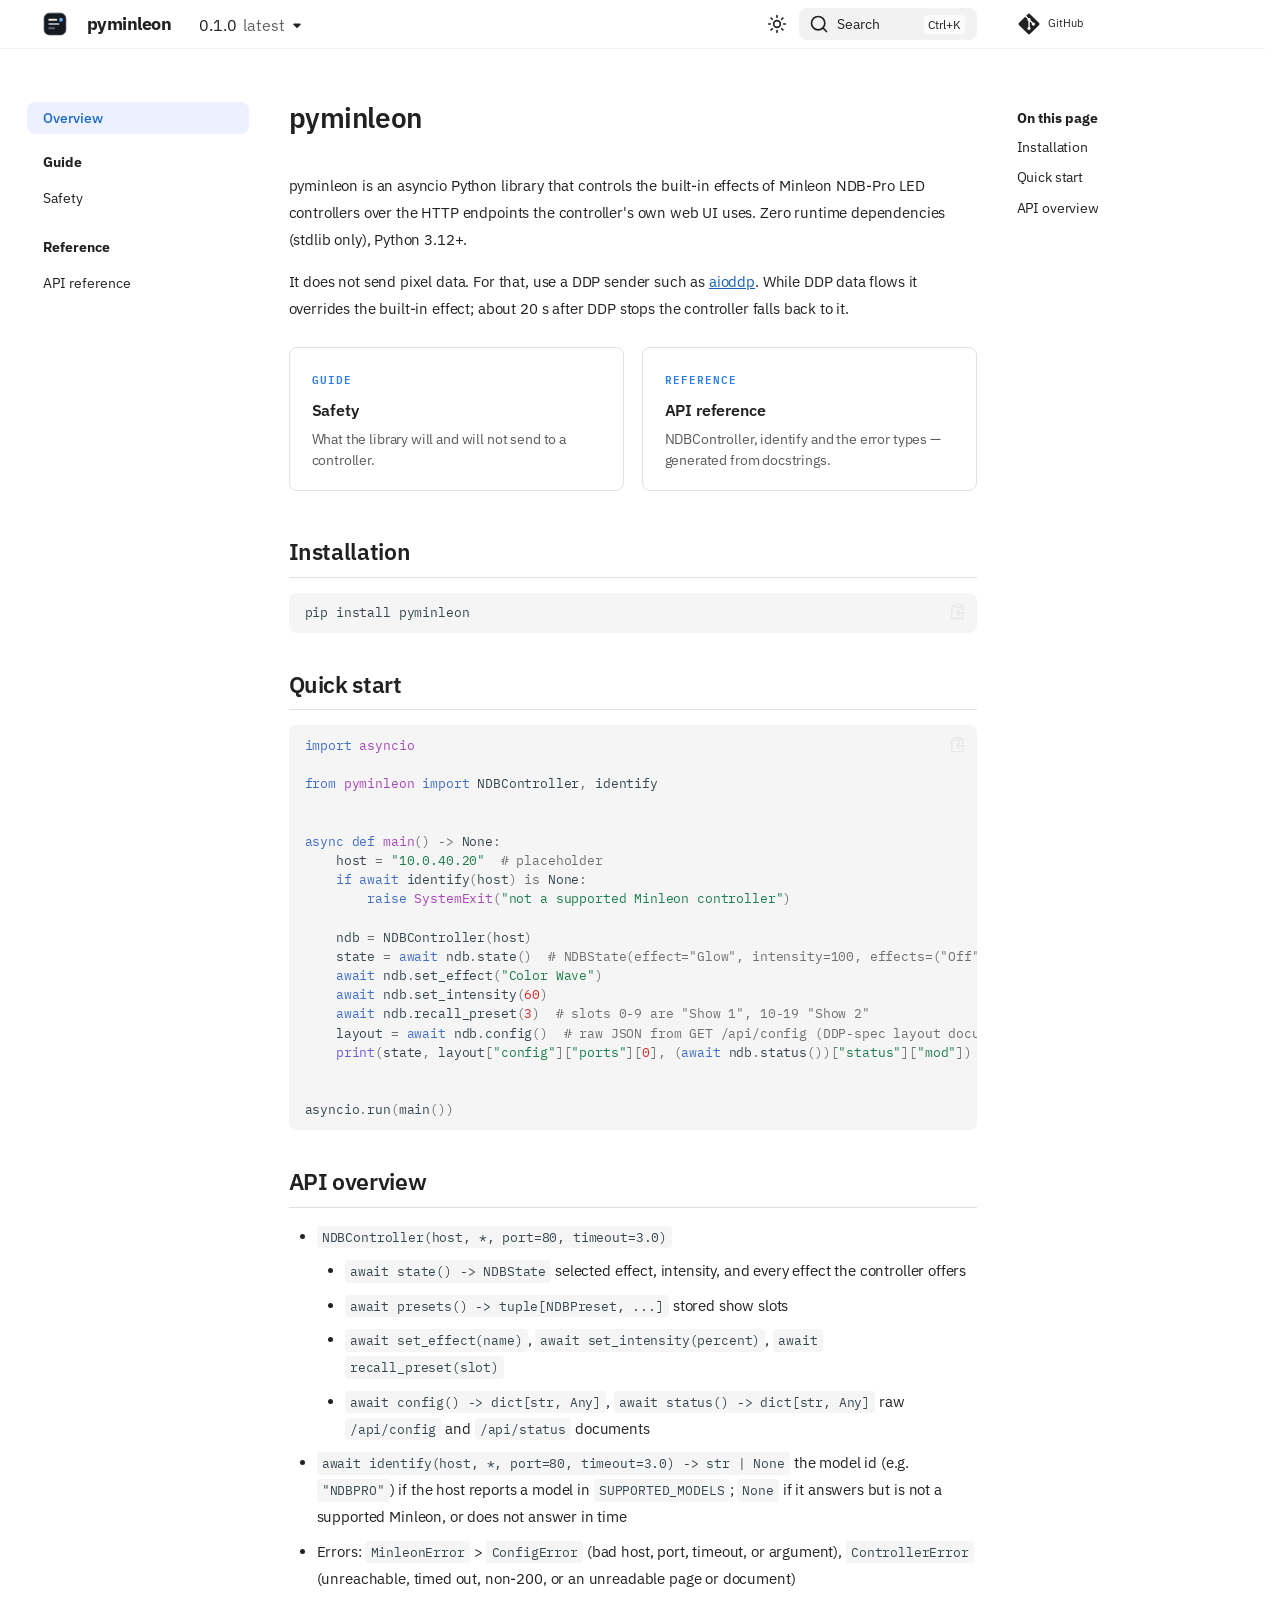
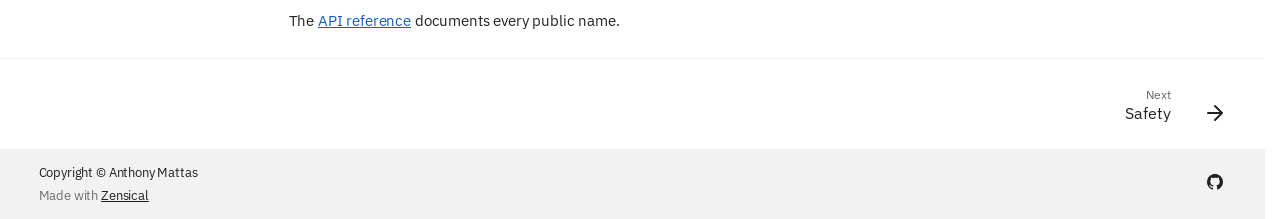
<file: 0.1/index.html>
<!doctype html>
<html lang="en" class="no-js">
  <head>
    
      <meta charset="utf-8">
      <meta name="viewport" content="width=device-width,initial-scale=1">
      
        <meta name="description" content="Asyncio control of Minleon NDB-Pro LED controllers built-in effects over HTTP">
      
      
        <meta name="author" content="Anthony Mattas">
      
      
        <link rel="canonical" href="https://amattas.github.io/pyminleon/0.1/">
      
      
      
      
        <link rel="next" href="./guide/safety/">
      
      
        
      
      
      <link rel="icon" href="./assets/favicon.svg">
      <meta name="generator" content="zensical-0.0.73">
    
    
      
        <title>Overview - pyminleon</title>
      
    
    
      
        
      
      <link rel="stylesheet" href="./assets/stylesheets/modern/main.4ab2de0c.min.css">
      
        
          
        
        <link rel="stylesheet" href="./assets/stylesheets/modern/palette.b60ce83d.min.css">
      
      


    
    
      
    
    
      
    
    
      <link rel="stylesheet" href="./stylesheets/extra.css">
    
    <script>__md_scope=new URL(".",location),__md_scope.pathname.endsWith("/")||(__md_scope=new URL(__md_scope.pathname+"/",location)),__md_hash=e=>[...e].reduce(((e,t)=>(e<<5)-e+t.charCodeAt(0)),0),__md_get=(e,t=localStorage,_=__md_scope)=>JSON.parse(t.getItem(_.pathname+"."+e)),__md_set=(e,t,_=localStorage,a=__md_scope)=>{try{_.setItem(a.pathname+"."+e,JSON.stringify(t))}catch(e){}},document.documentElement.setAttribute("data-platform",navigator.platform)</script>
    
      

    
    
  </head>
  
  
    
    
      
    
    
    
    
    <body dir="ltr" data-md-color-scheme="default" data-md-color-primary="custom" data-md-color-accent="custom">
  
    
    <input class="md-toggle" data-md-toggle="drawer" type="checkbox" id="__drawer" autocomplete="off">
    <input class="md-toggle" data-md-toggle="search" type="checkbox" id="__search" autocomplete="off">
    <label class="md-overlay" for="__drawer" aria-hidden="true"></label>
    <div data-md-component="skip">
      <a href="#__skip" class="md-skip">
        Skip to content
      </a>
    </div>
    <div data-md-component="announce">
      
    </div>
    
      <div data-md-color-scheme="default" data-md-component="outdated" hidden>
        
      </div>
    
    
      

  

<header class="md-header md-header--shadow" data-md-component="header">
  <nav class="md-header__inner md-grid" aria-label="Header">
    <a href="" title="pyminleon" class="md-header__button md-logo" aria-label="pyminleon" data-md-component="logo">
      
  <img src="./assets/logo.svg" alt="pyminleon">

    </a>
    <label class="md-header__button md-icon" for="__drawer">
      
      <svg xmlns="http://www.w3.org/2000/svg" fill="none" stroke="currentColor" stroke-linecap="round" stroke-linejoin="round" stroke-width="2" class="lucide lucide-menu" viewBox="0 0 24 24"><path d="M4 5h16M4 12h16M4 19h16"/></svg>
      <span class="md-visually-hidden">Navigation</span>
    </label>
    <div class="md-header__title" data-md-component="header-title">
      <div class="md-header__ellipsis">
        <div class="md-header__topic">
          <span class="md-ellipsis">
            pyminleon
          </span>
        </div>
        <div class="md-header__topic" data-md-component="header-topic">
          <span class="md-ellipsis">
            
              Overview
            
          </span>
        </div>
      </div>
    </div>
    
      
        <form class="md-header__option" data-md-component="palette">
  
    
    
    
    <input class="md-option" data-md-color-media="(prefers-color-scheme: light)" data-md-color-scheme="default" data-md-color-primary="custom" data-md-color-accent="custom"  aria-label="Switch to dark mode"  type="radio" name="__palette" id="__palette_0">
    
      <label class="md-header__button md-icon" title="Switch to dark mode" for="__palette_1" hidden>
        <svg xmlns="http://www.w3.org/2000/svg" fill="none" stroke="currentColor" stroke-linecap="round" stroke-linejoin="round" stroke-width="2" class="lucide lucide-sun" viewBox="0 0 24 24"><circle cx="12" cy="12" r="4"/><path d="M12 2v2M12 20v2M4.93 4.93l1.41 1.41M17.66 17.66l1.41 1.41M2 12h2M20 12h2M6.34 17.66l-1.41 1.41M19.07 4.93l-1.41 1.41"/></svg>
      </label>
    
  
    
    
    
    <input class="md-option" data-md-color-media="(prefers-color-scheme: dark)" data-md-color-scheme="slate" data-md-color-primary="custom" data-md-color-accent="custom"  aria-label="Switch to light mode"  type="radio" name="__palette" id="__palette_1">
    
      <label class="md-header__button md-icon" title="Switch to light mode" for="__palette_0" hidden>
        <svg xmlns="http://www.w3.org/2000/svg" fill="none" stroke="currentColor" stroke-linecap="round" stroke-linejoin="round" stroke-width="2" class="lucide lucide-moon" viewBox="0 0 24 24"><path d="M20.985 12.486a9 9 0 1 1-9.473-9.472c.405-.022.617.46.402.803a6 6 0 0 0 8.268 8.268c.344-.215.825-.004.803.401"/></svg>
      </label>
    
  
</form>
      
    
    
      <script>var palette=__md_get("__palette");if(palette&&palette.color){if("(prefers-color-scheme)"===palette.color.media){var media=matchMedia("(prefers-color-scheme: light)"),input=document.querySelector(media.matches?"[data-md-color-media='(prefers-color-scheme: light)']":"[data-md-color-media='(prefers-color-scheme: dark)']");palette.color.media=input.getAttribute("data-md-color-media"),palette.color.scheme=input.getAttribute("data-md-color-scheme"),palette.color.primary=input.getAttribute("data-md-color-primary"),palette.color.accent=input.getAttribute("data-md-color-accent")}for(var[key,value]of Object.entries(palette.color))document.body.setAttribute("data-md-color-"+key,value)}</script>
    
    
    
      
      
        <label class="md-header__button md-icon" for="__search">
          
          <svg xmlns="http://www.w3.org/2000/svg" fill="none" stroke="currentColor" stroke-linecap="round" stroke-linejoin="round" stroke-width="2" class="lucide lucide-search" viewBox="0 0 24 24"><path d="m21 21-4.34-4.34"/><circle cx="11" cy="11" r="8"/></svg>
          <span class="md-visually-hidden">Search</span>
        </label>
        <div class="md-search" data-md-component="search" role="dialog" aria-label="Search">
  <button type="button" class="md-search__button">
    Search
  </button>
</div>
      
    
    <div class="md-header__source">
      
        <a href="https://github.com/amattas/pyminleon" title="Go to repository" class="md-source" data-md-component="source">
  <div class="md-source__icon md-icon">
    
    <svg xmlns="http://www.w3.org/2000/svg" viewBox="0 0 448 512"><!--! Font Awesome Free 7.3.1 by @fontawesome - https://fontawesome.com License - https://fontawesome.com/license/free (Icons: CC BY 4.0, Fonts: SIL OFL 1.1, Code: MIT License) Copyright 2026 Fonticons, Inc.--><path fill="currentColor" d="M439.6 236.1 244 40.5c-5.4-5.5-12.8-8.5-20.4-8.5s-15 3-20.4 8.4L162.5 81l51.5 51.5c27.1-9.1 52.7 16.8 43.4 43.7l49.7 49.7c34.2-11.8 61.2 31 35.5 56.7-26.5 26.5-70.2-2.9-56-37.3L240.3 199v121.9c25.3 12.5 22.3 41.8 9.1 55-6.4 6.4-15.2 10.1-24.3 10.1s-17.8-3.6-24.3-10.1c-17.6-17.6-11.1-46.9 11.2-56v-123c-20.8-8.5-24.6-30.7-18.6-45L142.6 101 8.5 235.1C3 240.6 0 247.9 0 255.5s3 15 8.5 20.4l195.6 195.7c5.4 5.4 12.7 8.4 20.4 8.4s15-3 20.4-8.4l194.7-194.7c5.4-5.4 8.4-12.8 8.4-20.4s-3-15-8.4-20.4"/></svg>
  </div>
  <div class="md-source__repository">
    GitHub
  </div>
</a>
      
    </div>
  </nav>
  
</header>
    
    <div class="md-container" data-md-component="container">
      
      
        
          
        
      
      <main class="md-main" data-md-component="main">
        <div class="md-main__inner md-grid">
          
            
              
              <div class="md-sidebar md-sidebar--primary" data-md-component="sidebar" data-md-type="navigation" >
                <div class="md-sidebar__scrollwrap">
                  <div class="md-sidebar__inner">
                    



<nav class="md-nav md-nav--primary" aria-label="Navigation" data-md-level="0">
  <label class="md-nav__title" for="__drawer">
    <a href="" title="pyminleon" class="md-nav__button md-logo" aria-label="pyminleon" data-md-component="logo">
      
  <img src="./assets/logo.svg" alt="pyminleon">

    </a>
    pyminleon
  </label>
  
    <div class="md-nav__source">
      <a href="https://github.com/amattas/pyminleon" title="Go to repository" class="md-source" data-md-component="source">
  <div class="md-source__icon md-icon">
    
    <svg xmlns="http://www.w3.org/2000/svg" viewBox="0 0 448 512"><!--! Font Awesome Free 7.3.1 by @fontawesome - https://fontawesome.com License - https://fontawesome.com/license/free (Icons: CC BY 4.0, Fonts: SIL OFL 1.1, Code: MIT License) Copyright 2026 Fonticons, Inc.--><path fill="currentColor" d="M439.6 236.1 244 40.5c-5.4-5.5-12.8-8.5-20.4-8.5s-15 3-20.4 8.4L162.5 81l51.5 51.5c27.1-9.1 52.7 16.8 43.4 43.7l49.7 49.7c34.2-11.8 61.2 31 35.5 56.7-26.5 26.5-70.2-2.9-56-37.3L240.3 199v121.9c25.3 12.5 22.3 41.8 9.1 55-6.4 6.4-15.2 10.1-24.3 10.1s-17.8-3.6-24.3-10.1c-17.6-17.6-11.1-46.9 11.2-56v-123c-20.8-8.5-24.6-30.7-18.6-45L142.6 101 8.5 235.1C3 240.6 0 247.9 0 255.5s3 15 8.5 20.4l195.6 195.7c5.4 5.4 12.7 8.4 20.4 8.4s15-3 20.4-8.4l194.7-194.7c5.4-5.4 8.4-12.8 8.4-20.4s-3-15-8.4-20.4"/></svg>
  </div>
  <div class="md-source__repository">
    GitHub
  </div>
</a>
    </div>
  
  <ul class="md-nav__list" data-md-scrollfix>
    
      
      
  
  
    
  
  
  
    <li class="md-nav__item md-nav__item--active">
      
      
      
      
        
      
      
        <label class="md-nav__link md-nav__link--active" for="__toc">
          
  
  
  <span class="md-ellipsis">
    
  
  Overview

    
  </span>
  
  

          <span class="md-nav__icon md-icon"></span>
        </label>
      
      <a href="" class="md-nav__link md-nav__link--active">
        
  
  
  <span class="md-ellipsis">
    
  
  Overview

    
  </span>
  
  

      </a>
      
        


<nav class="md-nav md-nav--secondary" aria-label="On this page">
  
  
  
    
  
  
    <label class="md-nav__title" for="__toc">
      <span class="md-nav__icon md-icon"></span>
      On this page
    </label>
    <ul class="md-nav__list" data-md-component="toc" data-md-scrollfix>
      
        <li class="md-nav__item">
  <a href="#installation" class="md-nav__link">
    <span class="md-ellipsis">
      <span class="md-typeset">
        Installation
      </span>
    </span>
  </a>
  
</li>
      
        <li class="md-nav__item">
  <a href="#quick-start" class="md-nav__link">
    <span class="md-ellipsis">
      <span class="md-typeset">
        Quick start
      </span>
    </span>
  </a>
  
</li>
      
        <li class="md-nav__item">
  <a href="#api-overview" class="md-nav__link">
    <span class="md-ellipsis">
      <span class="md-typeset">
        API overview
      </span>
    </span>
  </a>
  
</li>
      
    </ul>
  
</nav>
      
    </li>
  

    
      
      
  
  
  
  
    
    
      
        
      
    
    
    
      
        
        
      
    
    
    <li class="md-nav__item md-nav__item--section md-nav__item--nested">
      
        
        
        <input class="md-nav__toggle md-toggle " type="checkbox" id="__nav_2" >
        
          
          <label class="md-nav__link" for="__nav_2" id="__nav_2_label" tabindex="">
            
  
  
  <span class="md-ellipsis">
    
  
  Guide

    
  </span>
  
  

            <span class="md-nav__icon md-icon"></span>
          </label>
        
        
          <nav class="md-nav" data-md-level="1" aria-labelledby="__nav_2_label" aria-expanded="false">
            <label class="md-nav__title" for="__nav_2">
              <span class="md-nav__icon md-icon"></span>
              
  
  Guide

            </label>
            <ul class="md-nav__list" data-md-scrollfix>
              
                
                  
  
  
  
  
    <li class="md-nav__item">
      <a href="./guide/safety/" class="md-nav__link">
        
  
  
  <span class="md-ellipsis">
    
  
  Safety

    
  </span>
  
  

      </a>
    </li>
  

                
              
            </ul>
          </nav>
        
      
    </li>
  

    
      
      
  
  
  
  
    
    
      
        
      
    
    
    
      
        
        
      
    
    
    <li class="md-nav__item md-nav__item--section md-nav__item--nested">
      
        
        
        <input class="md-nav__toggle md-toggle " type="checkbox" id="__nav_3" >
        
          
          <label class="md-nav__link" for="__nav_3" id="__nav_3_label" tabindex="">
            
  
  
  <span class="md-ellipsis">
    
  
  Reference

    
  </span>
  
  

            <span class="md-nav__icon md-icon"></span>
          </label>
        
        
          <nav class="md-nav" data-md-level="1" aria-labelledby="__nav_3_label" aria-expanded="false">
            <label class="md-nav__title" for="__nav_3">
              <span class="md-nav__icon md-icon"></span>
              
  
  Reference

            </label>
            <ul class="md-nav__list" data-md-scrollfix>
              
                
                  
  
  
  
  
    <li class="md-nav__item">
      <a href="./api/reference/" class="md-nav__link">
        
  
  
  <span class="md-ellipsis">
    
  
  API reference

    
  </span>
  
  

      </a>
    </li>
  

                
              
            </ul>
          </nav>
        
      
    </li>
  

    
  </ul>
</nav>
                  </div>
                </div>
              </div>
            
            
              
              <div class="md-sidebar md-sidebar--secondary" data-md-component="sidebar" data-md-type="toc" >
                <div class="md-sidebar__scrollwrap">
                  
                    
                    
                    
                      
                    
                    
                      <input class="md-nav__toggle md-toggle" type="checkbox" id="__toc">
                      <div class="md-sidebar-button__wrapper">
                        <label class="md-sidebar-button" for="__toc"></label>
                      </div>
                    
                  
                  <div class="md-sidebar__inner">
                    


<nav class="md-nav md-nav--secondary" aria-label="On this page">
  
  
  
    
  
  
    <label class="md-nav__title" for="__toc">
      <span class="md-nav__icon md-icon"></span>
      On this page
    </label>
    <ul class="md-nav__list" data-md-component="toc" data-md-scrollfix>
      
        <li class="md-nav__item">
  <a href="#installation" class="md-nav__link">
    <span class="md-ellipsis">
      <span class="md-typeset">
        Installation
      </span>
    </span>
  </a>
  
</li>
      
        <li class="md-nav__item">
  <a href="#quick-start" class="md-nav__link">
    <span class="md-ellipsis">
      <span class="md-typeset">
        Quick start
      </span>
    </span>
  </a>
  
</li>
      
        <li class="md-nav__item">
  <a href="#api-overview" class="md-nav__link">
    <span class="md-ellipsis">
      <span class="md-typeset">
        API overview
      </span>
    </span>
  </a>
  
</li>
      
    </ul>
  
</nav>
                  </div>
                </div>
              </div>
            
          
          
            <div class="md-content" data-md-component="content">
              
                



  


              
              <article class="md-content__inner md-typeset">
                <a id="__skip" tabindex="-1"></a>
                
                  

  
  


<h1 id="pyminleon">pyminleon<a class="headerlink" href="#pyminleon" title="Permanent link">&para;</a></h1>
<p>pyminleon is an asyncio Python library that controls the built-in effects of
Minleon NDB-Pro LED controllers over the HTTP endpoints the controller's own web
UI uses. Zero runtime dependencies (stdlib only), Python 3.12+.</p>
<p>It does not send pixel data. For that, use a DDP sender such as
<a href="https://amattas.github.io/aioddp/">aioddp</a>. While DDP data flows it overrides the
built-in effect; about 20 s after DDP stops the controller falls back to it.</p>
<div class="pd-cards">
  <a class="pd-card" href="guide/safety/">
    <span class="pd-card-kicker">Guide</span>
    <span class="pd-card-title">Safety</span>
    <span class="pd-card-desc">What the library will and will not send to a controller.</span>
  </a>
  <a class="pd-card" href="api/reference/">
    <span class="pd-card-kicker">Reference</span>
    <span class="pd-card-title">API reference</span>
    <span class="pd-card-desc">NDBController, identify and the error types — generated from docstrings.</span>
  </a>
</div>

<h2 id="installation">Installation<a class="headerlink" href="#installation" title="Permanent link">&para;</a></h2>
<div class="language-bash highlight"><pre><span></span><code><span id="__span-0-1"><a id="__codelineno-0-1" name="__codelineno-0-1" href="#__codelineno-0-1"></a>pip<span class="w"> </span>install<span class="w"> </span>pyminleon
</span></code></pre></div>
<h2 id="quick-start">Quick start<a class="headerlink" href="#quick-start" title="Permanent link">&para;</a></h2>
<div class="language-python highlight"><pre><span></span><code><span id="__span-1-1"><a id="__codelineno-1-1" name="__codelineno-1-1" href="#__codelineno-1-1"></a><span class="kn">import</span><span class="w"> </span><span class="nn">asyncio</span>
</span><span id="__span-1-2"><a id="__codelineno-1-2" name="__codelineno-1-2" href="#__codelineno-1-2"></a>
</span><span id="__span-1-3"><a id="__codelineno-1-3" name="__codelineno-1-3" href="#__codelineno-1-3"></a><span class="kn">from</span><span class="w"> </span><span class="nn">pyminleon</span><span class="w"> </span><span class="kn">import</span> <span class="n">NDBController</span><span class="p">,</span> <span class="n">identify</span>
</span><span id="__span-1-4"><a id="__codelineno-1-4" name="__codelineno-1-4" href="#__codelineno-1-4"></a>
</span><span id="__span-1-5"><a id="__codelineno-1-5" name="__codelineno-1-5" href="#__codelineno-1-5"></a>
</span><span id="__span-1-6"><a id="__codelineno-1-6" name="__codelineno-1-6" href="#__codelineno-1-6"></a><span class="k">async</span> <span class="k">def</span><span class="w"> </span><span class="nf">main</span><span class="p">()</span> <span class="o">-&gt;</span> <span class="kc">None</span><span class="p">:</span>
</span><span id="__span-1-7"><a id="__codelineno-1-7" name="__codelineno-1-7" href="#__codelineno-1-7"></a>    <span class="n">host</span> <span class="o">=</span> <span class="s2">"10.0.40.20"</span>  <span class="c1"># placeholder</span>
</span><span id="__span-1-8"><a id="__codelineno-1-8" name="__codelineno-1-8" href="#__codelineno-1-8"></a>    <span class="k">if</span> <span class="k">await</span> <span class="n">identify</span><span class="p">(</span><span class="n">host</span><span class="p">)</span> <span class="ow">is</span> <span class="kc">None</span><span class="p">:</span>
</span><span id="__span-1-9"><a id="__codelineno-1-9" name="__codelineno-1-9" href="#__codelineno-1-9"></a>        <span class="k">raise</span> <span class="ne">SystemExit</span><span class="p">(</span><span class="s2">"not a supported Minleon controller"</span><span class="p">)</span>
</span><span id="__span-1-10"><a id="__codelineno-1-10" name="__codelineno-1-10" href="#__codelineno-1-10"></a>
</span><span id="__span-1-11"><a id="__codelineno-1-11" name="__codelineno-1-11" href="#__codelineno-1-11"></a>    <span class="n">ndb</span> <span class="o">=</span> <span class="n">NDBController</span><span class="p">(</span><span class="n">host</span><span class="p">)</span>
</span><span id="__span-1-12"><a id="__codelineno-1-12" name="__codelineno-1-12" href="#__codelineno-1-12"></a>    <span class="n">state</span> <span class="o">=</span> <span class="k">await</span> <span class="n">ndb</span><span class="o">.</span><span class="n">state</span><span class="p">()</span>  <span class="c1"># NDBState(effect="Glow", intensity=100, effects=("Off", ..., "Worms"))</span>
</span><span id="__span-1-13"><a id="__codelineno-1-13" name="__codelineno-1-13" href="#__codelineno-1-13"></a>    <span class="k">await</span> <span class="n">ndb</span><span class="o">.</span><span class="n">set_effect</span><span class="p">(</span><span class="s2">"Color Wave"</span><span class="p">)</span>
</span><span id="__span-1-14"><a id="__codelineno-1-14" name="__codelineno-1-14" href="#__codelineno-1-14"></a>    <span class="k">await</span> <span class="n">ndb</span><span class="o">.</span><span class="n">set_intensity</span><span class="p">(</span><span class="mi">60</span><span class="p">)</span>
</span><span id="__span-1-15"><a id="__codelineno-1-15" name="__codelineno-1-15" href="#__codelineno-1-15"></a>    <span class="k">await</span> <span class="n">ndb</span><span class="o">.</span><span class="n">recall_preset</span><span class="p">(</span><span class="mi">3</span><span class="p">)</span>  <span class="c1"># slots 0-9 are "Show 1", 10-19 "Show 2"</span>
</span><span id="__span-1-16"><a id="__codelineno-1-16" name="__codelineno-1-16" href="#__codelineno-1-16"></a>    <span class="n">layout</span> <span class="o">=</span> <span class="k">await</span> <span class="n">ndb</span><span class="o">.</span><span class="n">config</span><span class="p">()</span>  <span class="c1"># raw JSON from GET /api/config (DDP-spec layout document)</span>
</span><span id="__span-1-17"><a id="__codelineno-1-17" name="__codelineno-1-17" href="#__codelineno-1-17"></a>    <span class="nb">print</span><span class="p">(</span><span class="n">state</span><span class="p">,</span> <span class="n">layout</span><span class="p">[</span><span class="s2">"config"</span><span class="p">][</span><span class="s2">"ports"</span><span class="p">][</span><span class="mi">0</span><span class="p">],</span> <span class="p">(</span><span class="k">await</span> <span class="n">ndb</span><span class="o">.</span><span class="n">status</span><span class="p">())[</span><span class="s2">"status"</span><span class="p">][</span><span class="s2">"mod"</span><span class="p">])</span>
</span><span id="__span-1-18"><a id="__codelineno-1-18" name="__codelineno-1-18" href="#__codelineno-1-18"></a>
</span><span id="__span-1-19"><a id="__codelineno-1-19" name="__codelineno-1-19" href="#__codelineno-1-19"></a>
</span><span id="__span-1-20"><a id="__codelineno-1-20" name="__codelineno-1-20" href="#__codelineno-1-20"></a><span class="n">asyncio</span><span class="o">.</span><span class="n">run</span><span class="p">(</span><span class="n">main</span><span class="p">())</span>
</span></code></pre></div>
<h2 id="api-overview">API overview<a class="headerlink" href="#api-overview" title="Permanent link">&para;</a></h2>
<ul>
<li><code>NDBController(host, *, port=80, timeout=3.0)</code><ul>
<li><code>await state() -&gt; NDBState</code> selected effect, intensity, and every effect the controller offers</li>
<li><code>await presets() -&gt; tuple[NDBPreset, ...]</code> stored show slots</li>
<li><code>await set_effect(name)</code>, <code>await set_intensity(percent)</code>, <code>await recall_preset(slot)</code></li>
<li><code>await config() -&gt; dict[str, Any]</code>, <code>await status() -&gt; dict[str, Any]</code> raw <code>/api/config</code> and <code>/api/status</code> documents</li>
</ul>
</li>
<li><code>await identify(host, *, port=80, timeout=3.0) -&gt; str | None</code> the model id (e.g. <code>"NDBPRO"</code>) if the host reports a
  model in <code>SUPPORTED_MODELS</code>; <code>None</code> if it answers but is not a supported Minleon, or does not answer in time</li>
<li>Errors: <code>MinleonError</code> &gt; <code>ConfigError</code> (bad host, port, timeout, or argument), <code>ControllerError</code> (unreachable,
  timed out, non-200, or an unreadable page or document)</li>
</ul>
<p>The <a href="api/reference/">API reference</a> documents every public name.</p>














                
              </article>
            </div>
          
          
<script>var target=document.getElementById(location.hash.slice(1));target&&target.name&&(target.checked=target.name.startsWith("__tabbed_"))</script>
        </div>
        
          <button type="button" class="md-top md-icon" data-md-component="top" hidden>
  
  <svg xmlns="http://www.w3.org/2000/svg" fill="none" stroke="currentColor" stroke-linecap="round" stroke-linejoin="round" stroke-width="2" class="lucide lucide-circle-arrow-up" viewBox="0 0 24 24"><circle cx="12" cy="12" r="10"/><path d="m16 12-4-4-4 4M12 16V8"/></svg>
  Back to top
</button>
        
      </main>
      
        <footer class="md-footer">
  
    
      
      <nav class="md-footer__inner md-grid" aria-label="Footer" >
        
        
          
          <a href="./guide/safety/" class="md-footer__link md-footer__link--next" aria-label="Next: Safety">
            <div class="md-footer__title">
              <span class="md-footer__direction">
                Next
              </span>
              <div class="md-ellipsis">
                Safety
              </div>
            </div>
            <div class="md-footer__button md-icon">
              
              <svg xmlns="http://www.w3.org/2000/svg" fill="none" stroke="currentColor" stroke-linecap="round" stroke-linejoin="round" stroke-width="2" class="lucide lucide-arrow-right" viewBox="0 0 24 24"><path d="M5 12h14M12 5l7 7-7 7"/></svg>
            </div>
          </a>
        
      </nav>
    
  
  <div class="md-footer-meta md-typeset">
    <div class="md-footer-meta__inner md-grid">
      <div class="md-copyright">
  
    <div class="md-copyright__highlight">
      Copyright &copy; Anthony Mattas
    </div>
  
  
    Made with
    <a href="https://zensical.org/" target="_blank" rel="noopener">
      Zensical
    </a>
  
</div>
      
        
<div class="md-social">
  
    
    
    
    
      
      
    
    <a href="https://github.com/amattas/pyminleon" target="_blank" rel="noopener" title="github.com" class="md-social__link">
      <svg xmlns="http://www.w3.org/2000/svg" viewBox="0 0 512 512"><!--! Font Awesome Free 7.3.1 by @fontawesome - https://fontawesome.com License - https://fontawesome.com/license/free (Icons: CC BY 4.0, Fonts: SIL OFL 1.1, Code: MIT License) Copyright 2026 Fonticons, Inc.--><path fill="currentColor" d="M216.5 362.5c-66-8-112.5-55.5-112.5-117 0-25 9-52 24-70-6.5-16.5-5.5-51.5 2-66 20-2.5 47 8 63 22.5 19-6 39-9 63.5-9s44.5 3 62.5 8.5c15.5-14 43-24.5 63-22 7 13.5 8 48.5 1.5 65.5 16 19 24.5 44.5 24.5 70.5 0 61.5-46.5 108-113.5 116.5 17 11 28.5 35 28.5 62.5v52c0 15 12.5 23.5 27.5 17.5C441 459.5 512 369 512 257 512 115.5 397 0 255.5 0S0 115.5 0 257c0 111 70.5 203 165.5 237.5 13.5 5 26.5-4 26.5-17.5v-40c-7 3-16 5-24 5-33 0-52.5-18-66.5-51.5-5.5-13.5-11.5-21.5-23-23-6-.5-8-3-8-6 0-6 10-10.5 20-10.5 14.5 0 27 9 40 27.5 10 14.5 20.5 21 33 21s20.5-4.5 32-16c8.5-8.5 15-16 21-21"/></svg>
    </a>
  
</div>
      
    </div>
  </div>
</footer>
      
    </div>
    <div class="md-dialog" data-md-component="dialog" role="status" aria-atomic="true">
      <div class="md-dialog__inner md-typeset"></div>
    </div>
    
    
    
      
      
      
      
        
        
      <script id="__config" type="application/json">{"annotate":null,"base":".","features":["content.code.annotate","content.code.copy","content.footnote.tooltips","content.tooltips","navigation.footer","navigation.indexes","navigation.instant","navigation.instant.prefetch","navigation.path","navigation.sections","navigation.top","navigation.tracking","search.highlight"],"redirect":null,"search":"./assets/javascripts/workers/search.c47bb847.min.js","tags":null,"translations":{"clipboard.copied":"Copied to clipboard","clipboard.copy":"Copy to clipboard","clipboard.error":"Could not copy to clipboard","search.result.more.one":"1 more on this page","search.result.more.other":"# more on this page","search.result.none":"No matching documents","search.result.one":"1 matching document","search.result.other":"# matching documents","search.result.placeholder":"Type to start searching","search.result.term.missing":"Missing","select.version":"Select version"},"version":{"alias":true,"default":"latest","provider":"mike"}}</script>
    
    
      <script src="./assets/javascripts/bundle.77dd0ce9.min.js"></script>
      
    
  </body>
</html>
</file>
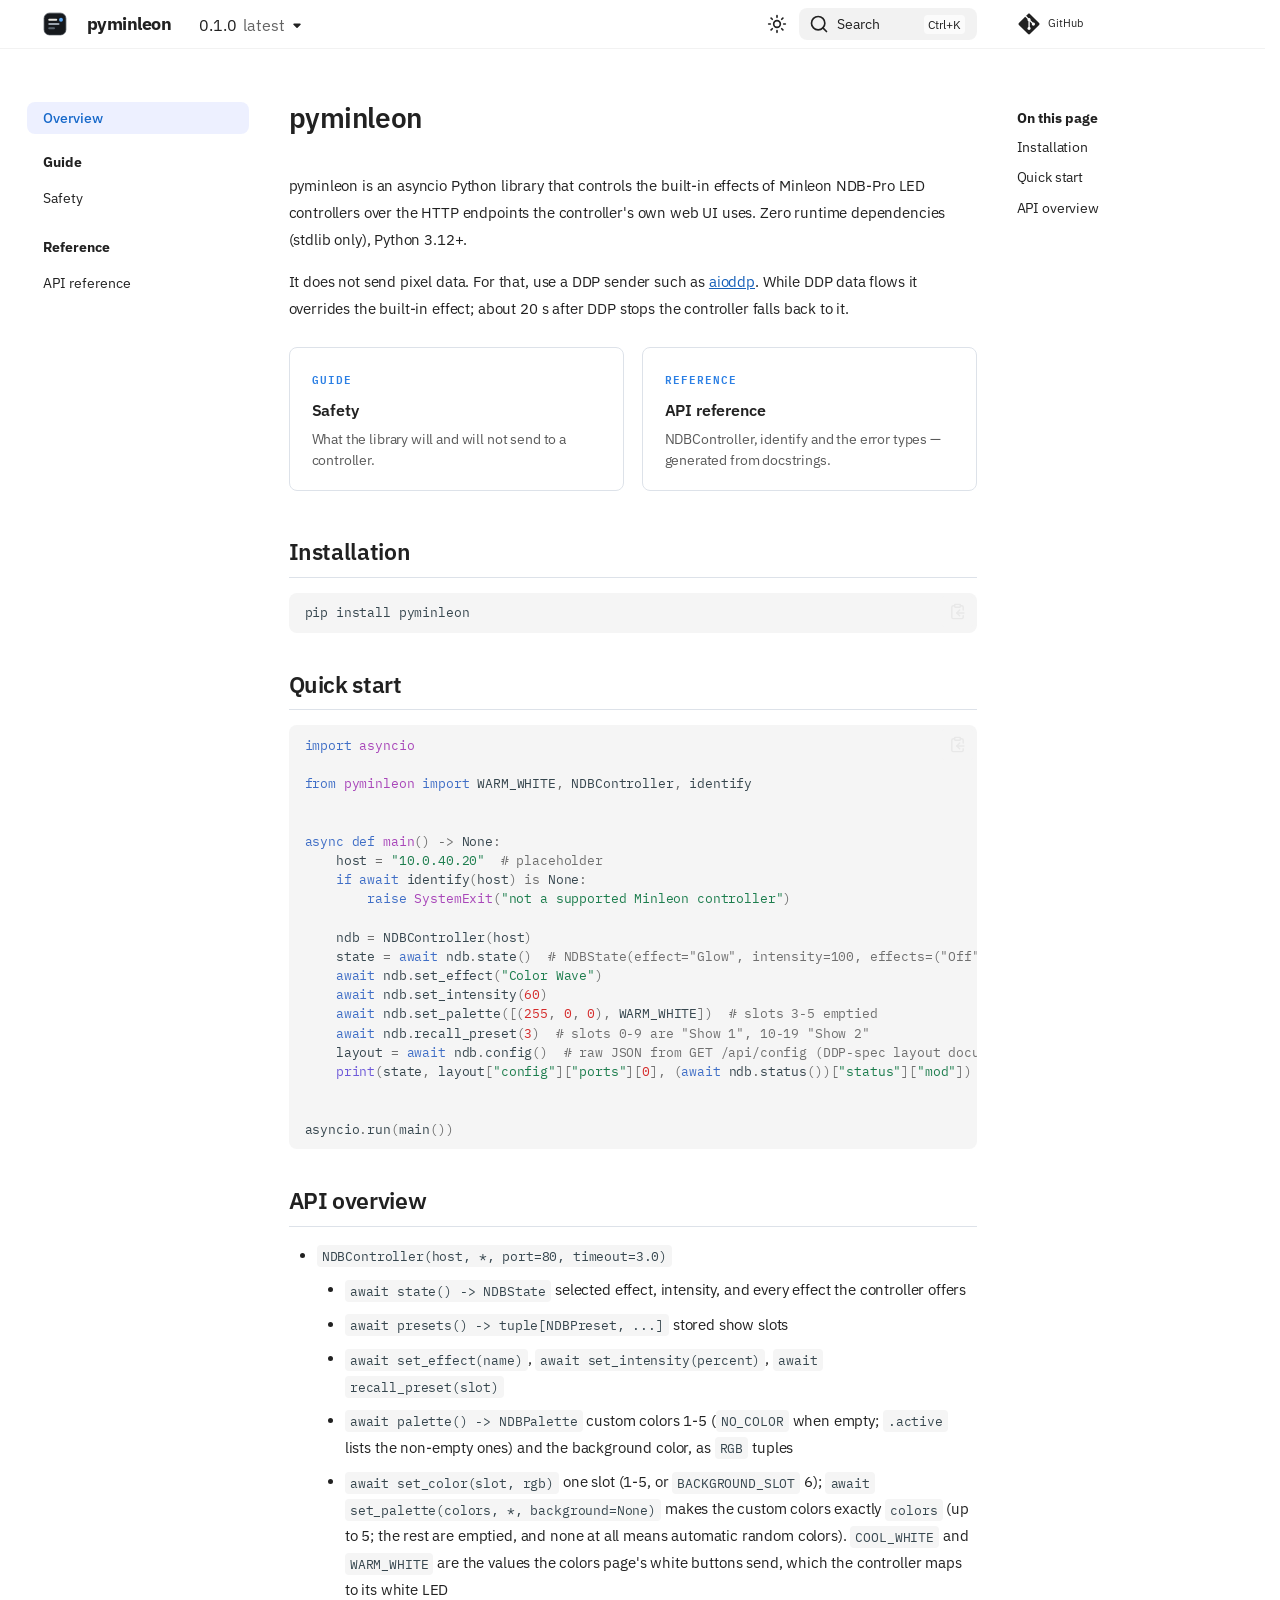
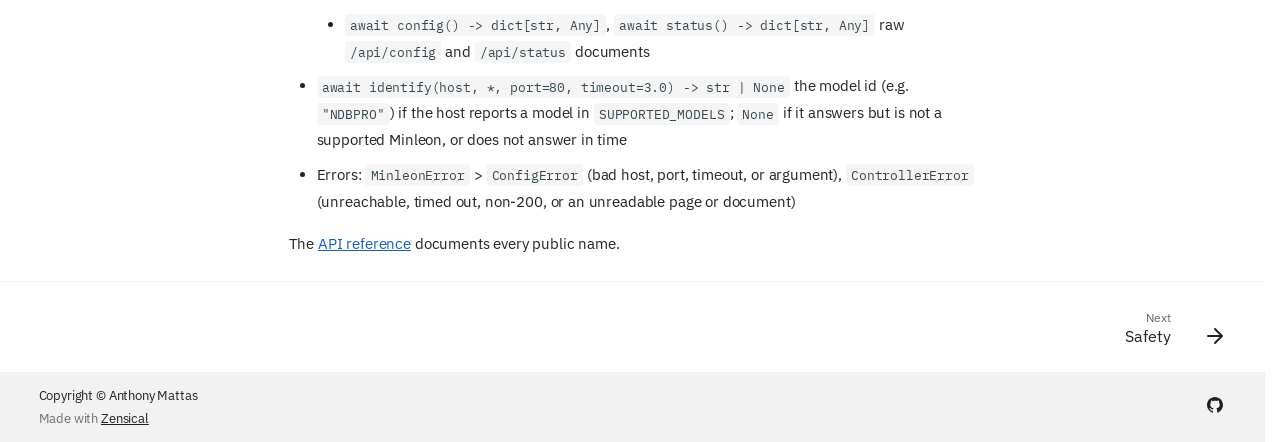
<file: dev/index.html>
<!doctype html>
<html lang="en" class="no-js">
  <head>
    
      <meta charset="utf-8">
      <meta name="viewport" content="width=device-width,initial-scale=1">
      
        <meta name="description" content="Asyncio control of Minleon NDB-Pro LED controllers built-in effects over HTTP">
      
      
        <meta name="author" content="Anthony Mattas">
      
      
        <link rel="canonical" href="https://amattas.github.io/pyminleon/dev/">
      
      
      
      
        <link rel="next" href="./guide/safety/">
      
      
        
      
      
      <link rel="icon" href="./assets/favicon.svg">
      <meta name="generator" content="zensical-0.0.73">
    
    
      
        <title>Overview - pyminleon</title>
      
    
    
      
        
      
      <link rel="stylesheet" href="./assets/stylesheets/modern/main.4ab2de0c.min.css">
      
        
          
        
        <link rel="stylesheet" href="./assets/stylesheets/modern/palette.b60ce83d.min.css">
      
      


    
    
      
    
    
      
    
    
      <link rel="stylesheet" href="./stylesheets/extra.css">
    
    <script>__md_scope=new URL(".",location),__md_scope.pathname.endsWith("/")||(__md_scope=new URL(__md_scope.pathname+"/",location)),__md_hash=e=>[...e].reduce(((e,t)=>(e<<5)-e+t.charCodeAt(0)),0),__md_get=(e,t=localStorage,_=__md_scope)=>JSON.parse(t.getItem(_.pathname+"."+e)),__md_set=(e,t,_=localStorage,a=__md_scope)=>{try{_.setItem(a.pathname+"."+e,JSON.stringify(t))}catch(e){}},document.documentElement.setAttribute("data-platform",navigator.platform)</script>
    
      

    
    
  </head>
  
  
    
    
      
    
    
    
    
    <body dir="ltr" data-md-color-scheme="default" data-md-color-primary="custom" data-md-color-accent="custom">
  
    
    <input class="md-toggle" data-md-toggle="drawer" type="checkbox" id="__drawer" autocomplete="off">
    <input class="md-toggle" data-md-toggle="search" type="checkbox" id="__search" autocomplete="off">
    <label class="md-overlay" for="__drawer" aria-hidden="true"></label>
    <div data-md-component="skip">
      <a href="#__skip" class="md-skip">
        Skip to content
      </a>
    </div>
    <div data-md-component="announce">
      
    </div>
    
      <div data-md-color-scheme="default" data-md-component="outdated" hidden>
        
      </div>
    
    
      

  

<header class="md-header md-header--shadow" data-md-component="header">
  <nav class="md-header__inner md-grid" aria-label="Header">
    <a href="" title="pyminleon" class="md-header__button md-logo" aria-label="pyminleon" data-md-component="logo">
      
  <img src="./assets/logo.svg" alt="pyminleon">

    </a>
    <label class="md-header__button md-icon" for="__drawer">
      
      <svg xmlns="http://www.w3.org/2000/svg" fill="none" stroke="currentColor" stroke-linecap="round" stroke-linejoin="round" stroke-width="2" class="lucide lucide-menu" viewBox="0 0 24 24"><path d="M4 5h16M4 12h16M4 19h16"/></svg>
      <span class="md-visually-hidden">Navigation</span>
    </label>
    <div class="md-header__title" data-md-component="header-title">
      <div class="md-header__ellipsis">
        <div class="md-header__topic">
          <span class="md-ellipsis">
            pyminleon
          </span>
        </div>
        <div class="md-header__topic" data-md-component="header-topic">
          <span class="md-ellipsis">
            
              Overview
            
          </span>
        </div>
      </div>
    </div>
    
      
        <form class="md-header__option" data-md-component="palette">
  
    
    
    
    <input class="md-option" data-md-color-media="(prefers-color-scheme: light)" data-md-color-scheme="default" data-md-color-primary="custom" data-md-color-accent="custom"  aria-label="Switch to dark mode"  type="radio" name="__palette" id="__palette_0">
    
      <label class="md-header__button md-icon" title="Switch to dark mode" for="__palette_1" hidden>
        <svg xmlns="http://www.w3.org/2000/svg" fill="none" stroke="currentColor" stroke-linecap="round" stroke-linejoin="round" stroke-width="2" class="lucide lucide-sun" viewBox="0 0 24 24"><circle cx="12" cy="12" r="4"/><path d="M12 2v2M12 20v2M4.93 4.93l1.41 1.41M17.66 17.66l1.41 1.41M2 12h2M20 12h2M6.34 17.66l-1.41 1.41M19.07 4.93l-1.41 1.41"/></svg>
      </label>
    
  
    
    
    
    <input class="md-option" data-md-color-media="(prefers-color-scheme: dark)" data-md-color-scheme="slate" data-md-color-primary="custom" data-md-color-accent="custom"  aria-label="Switch to light mode"  type="radio" name="__palette" id="__palette_1">
    
      <label class="md-header__button md-icon" title="Switch to light mode" for="__palette_0" hidden>
        <svg xmlns="http://www.w3.org/2000/svg" fill="none" stroke="currentColor" stroke-linecap="round" stroke-linejoin="round" stroke-width="2" class="lucide lucide-moon" viewBox="0 0 24 24"><path d="M20.985 12.486a9 9 0 1 1-9.473-9.472c.405-.022.617.46.402.803a6 6 0 0 0 8.268 8.268c.344-.215.825-.004.803.401"/></svg>
      </label>
    
  
</form>
      
    
    
      <script>var palette=__md_get("__palette");if(palette&&palette.color){if("(prefers-color-scheme)"===palette.color.media){var media=matchMedia("(prefers-color-scheme: light)"),input=document.querySelector(media.matches?"[data-md-color-media='(prefers-color-scheme: light)']":"[data-md-color-media='(prefers-color-scheme: dark)']");palette.color.media=input.getAttribute("data-md-color-media"),palette.color.scheme=input.getAttribute("data-md-color-scheme"),palette.color.primary=input.getAttribute("data-md-color-primary"),palette.color.accent=input.getAttribute("data-md-color-accent")}for(var[key,value]of Object.entries(palette.color))document.body.setAttribute("data-md-color-"+key,value)}</script>
    
    
    
      
      
        <label class="md-header__button md-icon" for="__search">
          
          <svg xmlns="http://www.w3.org/2000/svg" fill="none" stroke="currentColor" stroke-linecap="round" stroke-linejoin="round" stroke-width="2" class="lucide lucide-search" viewBox="0 0 24 24"><path d="m21 21-4.34-4.34"/><circle cx="11" cy="11" r="8"/></svg>
          <span class="md-visually-hidden">Search</span>
        </label>
        <div class="md-search" data-md-component="search" role="dialog" aria-label="Search">
  <button type="button" class="md-search__button">
    Search
  </button>
</div>
      
    
    <div class="md-header__source">
      
        <a href="https://github.com/amattas/pyminleon" title="Go to repository" class="md-source" data-md-component="source">
  <div class="md-source__icon md-icon">
    
    <svg xmlns="http://www.w3.org/2000/svg" viewBox="0 0 448 512"><!--! Font Awesome Free 7.3.1 by @fontawesome - https://fontawesome.com License - https://fontawesome.com/license/free (Icons: CC BY 4.0, Fonts: SIL OFL 1.1, Code: MIT License) Copyright 2026 Fonticons, Inc.--><path fill="currentColor" d="M439.6 236.1 244 40.5c-5.4-5.5-12.8-8.5-20.4-8.5s-15 3-20.4 8.4L162.5 81l51.5 51.5c27.1-9.1 52.7 16.8 43.4 43.7l49.7 49.7c34.2-11.8 61.2 31 35.5 56.7-26.5 26.5-70.2-2.9-56-37.3L240.3 199v121.9c25.3 12.5 22.3 41.8 9.1 55-6.4 6.4-15.2 10.1-24.3 10.1s-17.8-3.6-24.3-10.1c-17.6-17.6-11.1-46.9 11.2-56v-123c-20.8-8.5-24.6-30.7-18.6-45L142.6 101 8.5 235.1C3 240.6 0 247.9 0 255.5s3 15 8.5 20.4l195.6 195.7c5.4 5.4 12.7 8.4 20.4 8.4s15-3 20.4-8.4l194.7-194.7c5.4-5.4 8.4-12.8 8.4-20.4s-3-15-8.4-20.4"/></svg>
  </div>
  <div class="md-source__repository">
    GitHub
  </div>
</a>
      
    </div>
  </nav>
  
</header>
    
    <div class="md-container" data-md-component="container">
      
      
        
          
        
      
      <main class="md-main" data-md-component="main">
        <div class="md-main__inner md-grid">
          
            
              
              <div class="md-sidebar md-sidebar--primary" data-md-component="sidebar" data-md-type="navigation" >
                <div class="md-sidebar__scrollwrap">
                  <div class="md-sidebar__inner">
                    



<nav class="md-nav md-nav--primary" aria-label="Navigation" data-md-level="0">
  <label class="md-nav__title" for="__drawer">
    <a href="" title="pyminleon" class="md-nav__button md-logo" aria-label="pyminleon" data-md-component="logo">
      
  <img src="./assets/logo.svg" alt="pyminleon">

    </a>
    pyminleon
  </label>
  
    <div class="md-nav__source">
      <a href="https://github.com/amattas/pyminleon" title="Go to repository" class="md-source" data-md-component="source">
  <div class="md-source__icon md-icon">
    
    <svg xmlns="http://www.w3.org/2000/svg" viewBox="0 0 448 512"><!--! Font Awesome Free 7.3.1 by @fontawesome - https://fontawesome.com License - https://fontawesome.com/license/free (Icons: CC BY 4.0, Fonts: SIL OFL 1.1, Code: MIT License) Copyright 2026 Fonticons, Inc.--><path fill="currentColor" d="M439.6 236.1 244 40.5c-5.4-5.5-12.8-8.5-20.4-8.5s-15 3-20.4 8.4L162.5 81l51.5 51.5c27.1-9.1 52.7 16.8 43.4 43.7l49.7 49.7c34.2-11.8 61.2 31 35.5 56.7-26.5 26.5-70.2-2.9-56-37.3L240.3 199v121.9c25.3 12.5 22.3 41.8 9.1 55-6.4 6.4-15.2 10.1-24.3 10.1s-17.8-3.6-24.3-10.1c-17.6-17.6-11.1-46.9 11.2-56v-123c-20.8-8.5-24.6-30.7-18.6-45L142.6 101 8.5 235.1C3 240.6 0 247.9 0 255.5s3 15 8.5 20.4l195.6 195.7c5.4 5.4 12.7 8.4 20.4 8.4s15-3 20.4-8.4l194.7-194.7c5.4-5.4 8.4-12.8 8.4-20.4s-3-15-8.4-20.4"/></svg>
  </div>
  <div class="md-source__repository">
    GitHub
  </div>
</a>
    </div>
  
  <ul class="md-nav__list" data-md-scrollfix>
    
      
      
  
  
    
  
  
  
    <li class="md-nav__item md-nav__item--active">
      
      
      
      
        
      
      
        <label class="md-nav__link md-nav__link--active" for="__toc">
          
  
  
  <span class="md-ellipsis">
    
  
  Overview

    
  </span>
  
  

          <span class="md-nav__icon md-icon"></span>
        </label>
      
      <a href="" class="md-nav__link md-nav__link--active">
        
  
  
  <span class="md-ellipsis">
    
  
  Overview

    
  </span>
  
  

      </a>
      
        


<nav class="md-nav md-nav--secondary" aria-label="On this page">
  
  
  
    
  
  
    <label class="md-nav__title" for="__toc">
      <span class="md-nav__icon md-icon"></span>
      On this page
    </label>
    <ul class="md-nav__list" data-md-component="toc" data-md-scrollfix>
      
        <li class="md-nav__item">
  <a href="#installation" class="md-nav__link">
    <span class="md-ellipsis">
      <span class="md-typeset">
        Installation
      </span>
    </span>
  </a>
  
</li>
      
        <li class="md-nav__item">
  <a href="#quick-start" class="md-nav__link">
    <span class="md-ellipsis">
      <span class="md-typeset">
        Quick start
      </span>
    </span>
  </a>
  
</li>
      
        <li class="md-nav__item">
  <a href="#api-overview" class="md-nav__link">
    <span class="md-ellipsis">
      <span class="md-typeset">
        API overview
      </span>
    </span>
  </a>
  
</li>
      
    </ul>
  
</nav>
      
    </li>
  

    
      
      
  
  
  
  
    
    
      
        
      
    
    
    
      
        
        
      
    
    
    <li class="md-nav__item md-nav__item--section md-nav__item--nested">
      
        
        
        <input class="md-nav__toggle md-toggle " type="checkbox" id="__nav_2" >
        
          
          <label class="md-nav__link" for="__nav_2" id="__nav_2_label" tabindex="">
            
  
  
  <span class="md-ellipsis">
    
  
  Guide

    
  </span>
  
  

            <span class="md-nav__icon md-icon"></span>
          </label>
        
        
          <nav class="md-nav" data-md-level="1" aria-labelledby="__nav_2_label" aria-expanded="false">
            <label class="md-nav__title" for="__nav_2">
              <span class="md-nav__icon md-icon"></span>
              
  
  Guide

            </label>
            <ul class="md-nav__list" data-md-scrollfix>
              
                
                  
  
  
  
  
    <li class="md-nav__item">
      <a href="./guide/safety/" class="md-nav__link">
        
  
  
  <span class="md-ellipsis">
    
  
  Safety

    
  </span>
  
  

      </a>
    </li>
  

                
              
            </ul>
          </nav>
        
      
    </li>
  

    
      
      
  
  
  
  
    
    
      
        
      
    
    
    
      
        
        
      
    
    
    <li class="md-nav__item md-nav__item--section md-nav__item--nested">
      
        
        
        <input class="md-nav__toggle md-toggle " type="checkbox" id="__nav_3" >
        
          
          <label class="md-nav__link" for="__nav_3" id="__nav_3_label" tabindex="">
            
  
  
  <span class="md-ellipsis">
    
  
  Reference

    
  </span>
  
  

            <span class="md-nav__icon md-icon"></span>
          </label>
        
        
          <nav class="md-nav" data-md-level="1" aria-labelledby="__nav_3_label" aria-expanded="false">
            <label class="md-nav__title" for="__nav_3">
              <span class="md-nav__icon md-icon"></span>
              
  
  Reference

            </label>
            <ul class="md-nav__list" data-md-scrollfix>
              
                
                  
  
  
  
  
    <li class="md-nav__item">
      <a href="./api/reference/" class="md-nav__link">
        
  
  
  <span class="md-ellipsis">
    
  
  API reference

    
  </span>
  
  

      </a>
    </li>
  

                
              
            </ul>
          </nav>
        
      
    </li>
  

    
  </ul>
</nav>
                  </div>
                </div>
              </div>
            
            
              
              <div class="md-sidebar md-sidebar--secondary" data-md-component="sidebar" data-md-type="toc" >
                <div class="md-sidebar__scrollwrap">
                  
                    
                    
                    
                      
                    
                    
                      <input class="md-nav__toggle md-toggle" type="checkbox" id="__toc">
                      <div class="md-sidebar-button__wrapper">
                        <label class="md-sidebar-button" for="__toc"></label>
                      </div>
                    
                  
                  <div class="md-sidebar__inner">
                    


<nav class="md-nav md-nav--secondary" aria-label="On this page">
  
  
  
    
  
  
    <label class="md-nav__title" for="__toc">
      <span class="md-nav__icon md-icon"></span>
      On this page
    </label>
    <ul class="md-nav__list" data-md-component="toc" data-md-scrollfix>
      
        <li class="md-nav__item">
  <a href="#installation" class="md-nav__link">
    <span class="md-ellipsis">
      <span class="md-typeset">
        Installation
      </span>
    </span>
  </a>
  
</li>
      
        <li class="md-nav__item">
  <a href="#quick-start" class="md-nav__link">
    <span class="md-ellipsis">
      <span class="md-typeset">
        Quick start
      </span>
    </span>
  </a>
  
</li>
      
        <li class="md-nav__item">
  <a href="#api-overview" class="md-nav__link">
    <span class="md-ellipsis">
      <span class="md-typeset">
        API overview
      </span>
    </span>
  </a>
  
</li>
      
    </ul>
  
</nav>
                  </div>
                </div>
              </div>
            
          
          
            <div class="md-content" data-md-component="content">
              
                



  


              
              <article class="md-content__inner md-typeset">
                <a id="__skip" tabindex="-1"></a>
                
                  

  
  


<h1 id="pyminleon">pyminleon<a class="headerlink" href="#pyminleon" title="Permanent link">&para;</a></h1>
<p>pyminleon is an asyncio Python library that controls the built-in effects of
Minleon NDB-Pro LED controllers over the HTTP endpoints the controller's own web
UI uses. Zero runtime dependencies (stdlib only), Python 3.12+.</p>
<p>It does not send pixel data. For that, use a DDP sender such as
<a href="https://amattas.github.io/aioddp/">aioddp</a>. While DDP data flows it overrides the
built-in effect; about 20 s after DDP stops the controller falls back to it.</p>
<div class="pd-cards">
  <a class="pd-card" href="guide/safety/">
    <span class="pd-card-kicker">Guide</span>
    <span class="pd-card-title">Safety</span>
    <span class="pd-card-desc">What the library will and will not send to a controller.</span>
  </a>
  <a class="pd-card" href="api/reference/">
    <span class="pd-card-kicker">Reference</span>
    <span class="pd-card-title">API reference</span>
    <span class="pd-card-desc">NDBController, identify and the error types — generated from docstrings.</span>
  </a>
</div>

<h2 id="installation">Installation<a class="headerlink" href="#installation" title="Permanent link">&para;</a></h2>
<div class="language-bash highlight"><pre><span></span><code><span id="__span-0-1"><a id="__codelineno-0-1" name="__codelineno-0-1" href="#__codelineno-0-1"></a>pip<span class="w"> </span>install<span class="w"> </span>pyminleon
</span></code></pre></div>
<h2 id="quick-start">Quick start<a class="headerlink" href="#quick-start" title="Permanent link">&para;</a></h2>
<div class="language-python highlight"><pre><span></span><code><span id="__span-1-1"><a id="__codelineno-1-1" name="__codelineno-1-1" href="#__codelineno-1-1"></a><span class="kn">import</span><span class="w"> </span><span class="nn">asyncio</span>
</span><span id="__span-1-2"><a id="__codelineno-1-2" name="__codelineno-1-2" href="#__codelineno-1-2"></a>
</span><span id="__span-1-3"><a id="__codelineno-1-3" name="__codelineno-1-3" href="#__codelineno-1-3"></a><span class="kn">from</span><span class="w"> </span><span class="nn">pyminleon</span><span class="w"> </span><span class="kn">import</span> <span class="n">WARM_WHITE</span><span class="p">,</span> <span class="n">NDBController</span><span class="p">,</span> <span class="n">identify</span>
</span><span id="__span-1-4"><a id="__codelineno-1-4" name="__codelineno-1-4" href="#__codelineno-1-4"></a>
</span><span id="__span-1-5"><a id="__codelineno-1-5" name="__codelineno-1-5" href="#__codelineno-1-5"></a>
</span><span id="__span-1-6"><a id="__codelineno-1-6" name="__codelineno-1-6" href="#__codelineno-1-6"></a><span class="k">async</span> <span class="k">def</span><span class="w"> </span><span class="nf">main</span><span class="p">()</span> <span class="o">-&gt;</span> <span class="kc">None</span><span class="p">:</span>
</span><span id="__span-1-7"><a id="__codelineno-1-7" name="__codelineno-1-7" href="#__codelineno-1-7"></a>    <span class="n">host</span> <span class="o">=</span> <span class="s2">"10.0.40.20"</span>  <span class="c1"># placeholder</span>
</span><span id="__span-1-8"><a id="__codelineno-1-8" name="__codelineno-1-8" href="#__codelineno-1-8"></a>    <span class="k">if</span> <span class="k">await</span> <span class="n">identify</span><span class="p">(</span><span class="n">host</span><span class="p">)</span> <span class="ow">is</span> <span class="kc">None</span><span class="p">:</span>
</span><span id="__span-1-9"><a id="__codelineno-1-9" name="__codelineno-1-9" href="#__codelineno-1-9"></a>        <span class="k">raise</span> <span class="ne">SystemExit</span><span class="p">(</span><span class="s2">"not a supported Minleon controller"</span><span class="p">)</span>
</span><span id="__span-1-10"><a id="__codelineno-1-10" name="__codelineno-1-10" href="#__codelineno-1-10"></a>
</span><span id="__span-1-11"><a id="__codelineno-1-11" name="__codelineno-1-11" href="#__codelineno-1-11"></a>    <span class="n">ndb</span> <span class="o">=</span> <span class="n">NDBController</span><span class="p">(</span><span class="n">host</span><span class="p">)</span>
</span><span id="__span-1-12"><a id="__codelineno-1-12" name="__codelineno-1-12" href="#__codelineno-1-12"></a>    <span class="n">state</span> <span class="o">=</span> <span class="k">await</span> <span class="n">ndb</span><span class="o">.</span><span class="n">state</span><span class="p">()</span>  <span class="c1"># NDBState(effect="Glow", intensity=100, effects=("Off", ..., "Worms"))</span>
</span><span id="__span-1-13"><a id="__codelineno-1-13" name="__codelineno-1-13" href="#__codelineno-1-13"></a>    <span class="k">await</span> <span class="n">ndb</span><span class="o">.</span><span class="n">set_effect</span><span class="p">(</span><span class="s2">"Color Wave"</span><span class="p">)</span>
</span><span id="__span-1-14"><a id="__codelineno-1-14" name="__codelineno-1-14" href="#__codelineno-1-14"></a>    <span class="k">await</span> <span class="n">ndb</span><span class="o">.</span><span class="n">set_intensity</span><span class="p">(</span><span class="mi">60</span><span class="p">)</span>
</span><span id="__span-1-15"><a id="__codelineno-1-15" name="__codelineno-1-15" href="#__codelineno-1-15"></a>    <span class="k">await</span> <span class="n">ndb</span><span class="o">.</span><span class="n">set_palette</span><span class="p">([(</span><span class="mi">255</span><span class="p">,</span> <span class="mi">0</span><span class="p">,</span> <span class="mi">0</span><span class="p">),</span> <span class="n">WARM_WHITE</span><span class="p">])</span>  <span class="c1"># slots 3-5 emptied</span>
</span><span id="__span-1-16"><a id="__codelineno-1-16" name="__codelineno-1-16" href="#__codelineno-1-16"></a>    <span class="k">await</span> <span class="n">ndb</span><span class="o">.</span><span class="n">recall_preset</span><span class="p">(</span><span class="mi">3</span><span class="p">)</span>  <span class="c1"># slots 0-9 are "Show 1", 10-19 "Show 2"</span>
</span><span id="__span-1-17"><a id="__codelineno-1-17" name="__codelineno-1-17" href="#__codelineno-1-17"></a>    <span class="n">layout</span> <span class="o">=</span> <span class="k">await</span> <span class="n">ndb</span><span class="o">.</span><span class="n">config</span><span class="p">()</span>  <span class="c1"># raw JSON from GET /api/config (DDP-spec layout document)</span>
</span><span id="__span-1-18"><a id="__codelineno-1-18" name="__codelineno-1-18" href="#__codelineno-1-18"></a>    <span class="nb">print</span><span class="p">(</span><span class="n">state</span><span class="p">,</span> <span class="n">layout</span><span class="p">[</span><span class="s2">"config"</span><span class="p">][</span><span class="s2">"ports"</span><span class="p">][</span><span class="mi">0</span><span class="p">],</span> <span class="p">(</span><span class="k">await</span> <span class="n">ndb</span><span class="o">.</span><span class="n">status</span><span class="p">())[</span><span class="s2">"status"</span><span class="p">][</span><span class="s2">"mod"</span><span class="p">])</span>
</span><span id="__span-1-19"><a id="__codelineno-1-19" name="__codelineno-1-19" href="#__codelineno-1-19"></a>
</span><span id="__span-1-20"><a id="__codelineno-1-20" name="__codelineno-1-20" href="#__codelineno-1-20"></a>
</span><span id="__span-1-21"><a id="__codelineno-1-21" name="__codelineno-1-21" href="#__codelineno-1-21"></a><span class="n">asyncio</span><span class="o">.</span><span class="n">run</span><span class="p">(</span><span class="n">main</span><span class="p">())</span>
</span></code></pre></div>
<h2 id="api-overview">API overview<a class="headerlink" href="#api-overview" title="Permanent link">&para;</a></h2>
<ul>
<li><code>NDBController(host, *, port=80, timeout=3.0)</code><ul>
<li><code>await state() -&gt; NDBState</code> selected effect, intensity, and every effect the controller offers</li>
<li><code>await presets() -&gt; tuple[NDBPreset, ...]</code> stored show slots</li>
<li><code>await set_effect(name)</code>, <code>await set_intensity(percent)</code>, <code>await recall_preset(slot)</code></li>
<li><code>await palette() -&gt; NDBPalette</code> custom colors 1-5 (<code>NO_COLOR</code> when empty; <code>.active</code> lists the
  non-empty ones) and the background color, as <code>RGB</code> tuples</li>
<li><code>await set_color(slot, rgb)</code> one slot (1-5, or <code>BACKGROUND_SLOT</code> 6); <code>await set_palette(colors, *,
  background=None)</code> makes the custom colors exactly <code>colors</code> (up to 5; the rest are emptied, and none
  at all means automatic random colors). <code>COOL_WHITE</code> and <code>WARM_WHITE</code> are the values the colors page's
  white buttons send, which the controller maps to its white LED</li>
<li><code>await config() -&gt; dict[str, Any]</code>, <code>await status() -&gt; dict[str, Any]</code> raw <code>/api/config</code> and <code>/api/status</code> documents</li>
</ul>
</li>
<li><code>await identify(host, *, port=80, timeout=3.0) -&gt; str | None</code> the model id (e.g. <code>"NDBPRO"</code>) if the host reports a
  model in <code>SUPPORTED_MODELS</code>; <code>None</code> if it answers but is not a supported Minleon, or does not answer in time</li>
<li>Errors: <code>MinleonError</code> &gt; <code>ConfigError</code> (bad host, port, timeout, or argument), <code>ControllerError</code> (unreachable,
  timed out, non-200, or an unreadable page or document)</li>
</ul>
<p>The <a href="api/reference/">API reference</a> documents every public name.</p>














                
              </article>
            </div>
          
          
<script>var target=document.getElementById(location.hash.slice(1));target&&target.name&&(target.checked=target.name.startsWith("__tabbed_"))</script>
        </div>
        
          <button type="button" class="md-top md-icon" data-md-component="top" hidden>
  
  <svg xmlns="http://www.w3.org/2000/svg" fill="none" stroke="currentColor" stroke-linecap="round" stroke-linejoin="round" stroke-width="2" class="lucide lucide-circle-arrow-up" viewBox="0 0 24 24"><circle cx="12" cy="12" r="10"/><path d="m16 12-4-4-4 4M12 16V8"/></svg>
  Back to top
</button>
        
      </main>
      
        <footer class="md-footer">
  
    
      
      <nav class="md-footer__inner md-grid" aria-label="Footer" >
        
        
          
          <a href="./guide/safety/" class="md-footer__link md-footer__link--next" aria-label="Next: Safety">
            <div class="md-footer__title">
              <span class="md-footer__direction">
                Next
              </span>
              <div class="md-ellipsis">
                Safety
              </div>
            </div>
            <div class="md-footer__button md-icon">
              
              <svg xmlns="http://www.w3.org/2000/svg" fill="none" stroke="currentColor" stroke-linecap="round" stroke-linejoin="round" stroke-width="2" class="lucide lucide-arrow-right" viewBox="0 0 24 24"><path d="M5 12h14M12 5l7 7-7 7"/></svg>
            </div>
          </a>
        
      </nav>
    
  
  <div class="md-footer-meta md-typeset">
    <div class="md-footer-meta__inner md-grid">
      <div class="md-copyright">
  
    <div class="md-copyright__highlight">
      Copyright &copy; Anthony Mattas
    </div>
  
  
    Made with
    <a href="https://zensical.org/" target="_blank" rel="noopener">
      Zensical
    </a>
  
</div>
      
        
<div class="md-social">
  
    
    
    
    
      
      
    
    <a href="https://github.com/amattas/pyminleon" target="_blank" rel="noopener" title="github.com" class="md-social__link">
      <svg xmlns="http://www.w3.org/2000/svg" viewBox="0 0 512 512"><!--! Font Awesome Free 7.3.1 by @fontawesome - https://fontawesome.com License - https://fontawesome.com/license/free (Icons: CC BY 4.0, Fonts: SIL OFL 1.1, Code: MIT License) Copyright 2026 Fonticons, Inc.--><path fill="currentColor" d="M216.5 362.5c-66-8-112.5-55.5-112.5-117 0-25 9-52 24-70-6.5-16.5-5.5-51.5 2-66 20-2.5 47 8 63 22.5 19-6 39-9 63.5-9s44.5 3 62.5 8.5c15.5-14 43-24.5 63-22 7 13.5 8 48.5 1.5 65.5 16 19 24.5 44.5 24.5 70.5 0 61.5-46.5 108-113.5 116.5 17 11 28.5 35 28.5 62.5v52c0 15 12.5 23.5 27.5 17.5C441 459.5 512 369 512 257 512 115.5 397 0 255.5 0S0 115.5 0 257c0 111 70.5 203 165.5 237.5 13.5 5 26.5-4 26.5-17.5v-40c-7 3-16 5-24 5-33 0-52.5-18-66.5-51.5-5.5-13.5-11.5-21.5-23-23-6-.5-8-3-8-6 0-6 10-10.5 20-10.5 14.5 0 27 9 40 27.5 10 14.5 20.5 21 33 21s20.5-4.5 32-16c8.5-8.5 15-16 21-21"/></svg>
    </a>
  
</div>
      
    </div>
  </div>
</footer>
      
    </div>
    <div class="md-dialog" data-md-component="dialog" role="status" aria-atomic="true">
      <div class="md-dialog__inner md-typeset"></div>
    </div>
    
    
    
      
      
      
      
        
        
      <script id="__config" type="application/json">{"annotate":null,"base":".","features":["content.code.annotate","content.code.copy","content.footnote.tooltips","content.tooltips","navigation.footer","navigation.indexes","navigation.instant","navigation.instant.prefetch","navigation.path","navigation.sections","navigation.top","navigation.tracking","search.highlight"],"redirect":null,"search":"./assets/javascripts/workers/search.c47bb847.min.js","tags":null,"translations":{"clipboard.copied":"Copied to clipboard","clipboard.copy":"Copy to clipboard","clipboard.error":"Could not copy to clipboard","search.result.more.one":"1 more on this page","search.result.more.other":"# more on this page","search.result.none":"No matching documents","search.result.one":"1 matching document","search.result.other":"# matching documents","search.result.placeholder":"Type to start searching","search.result.term.missing":"Missing","select.version":"Select version"},"version":{"alias":true,"default":"latest","provider":"mike"}}</script>
    
    
      <script src="./assets/javascripts/bundle.77dd0ce9.min.js"></script>
      
    
  </body>
</html>
</file>
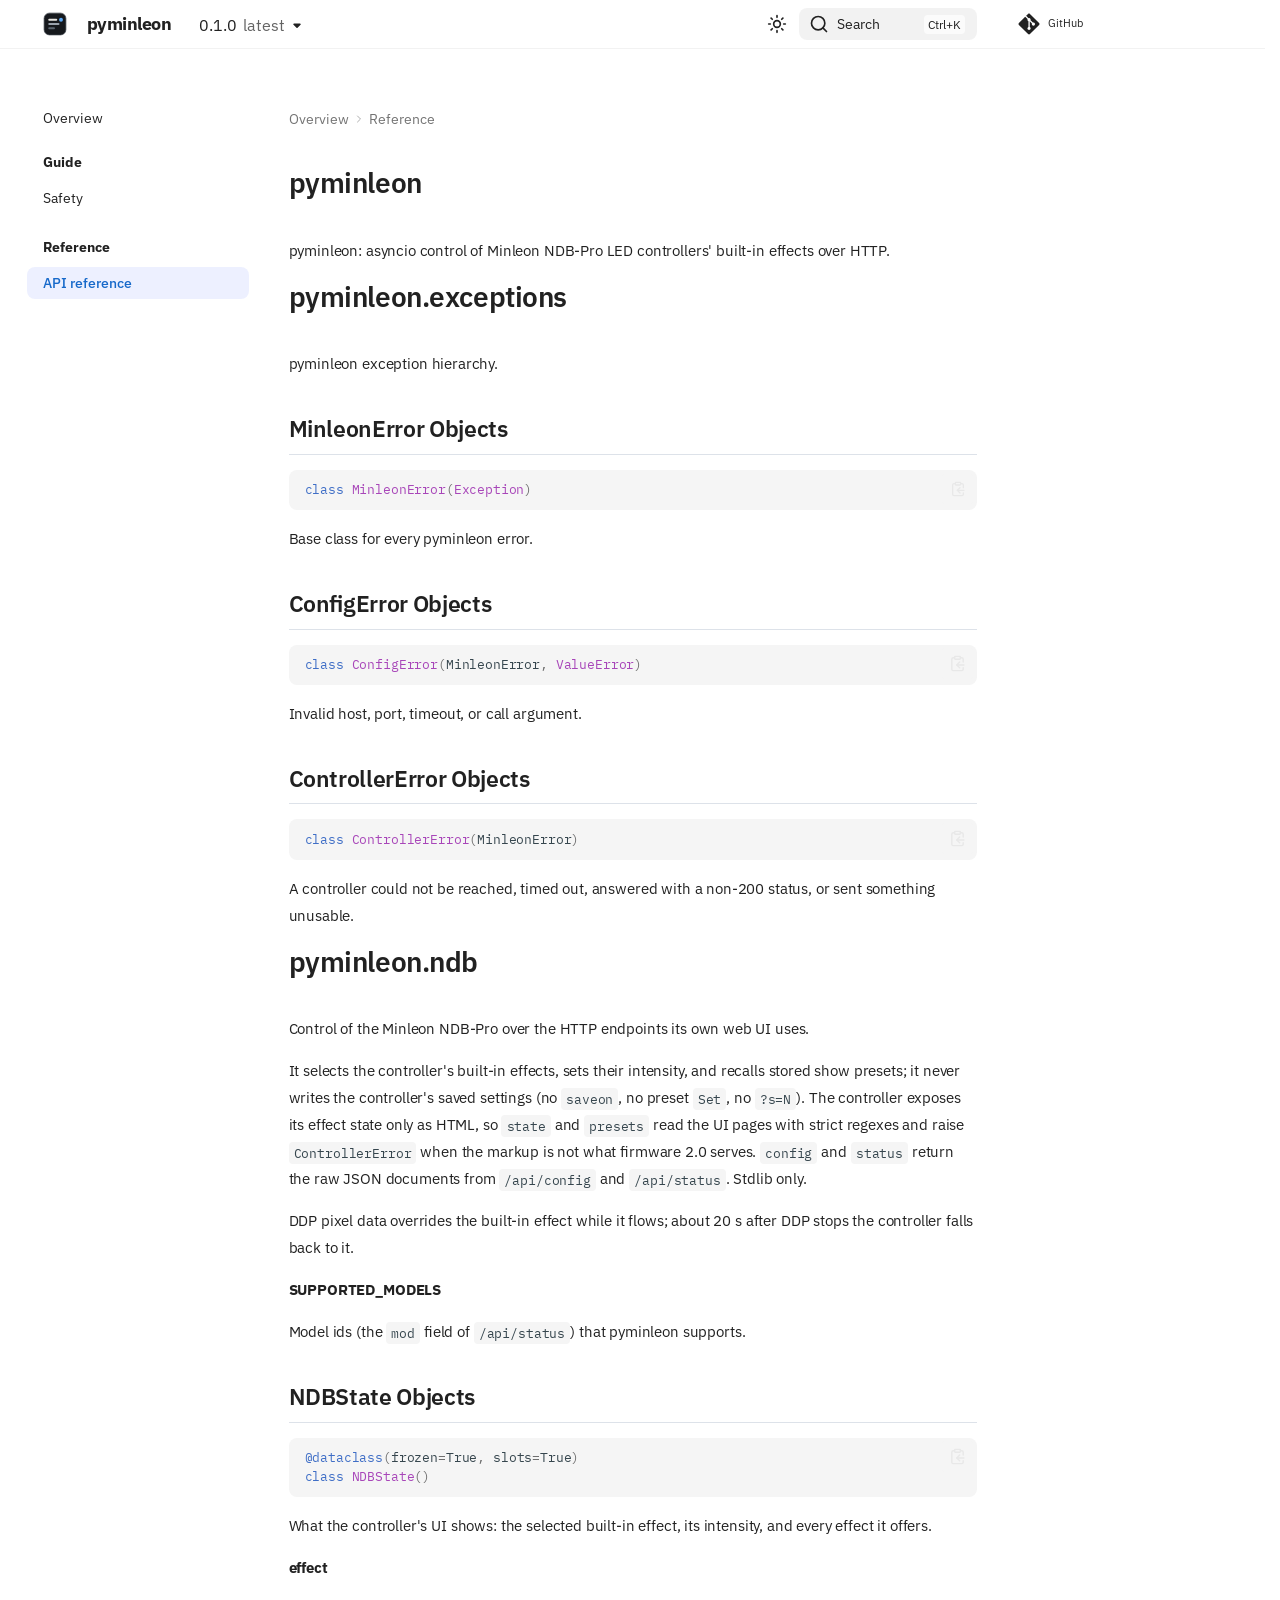
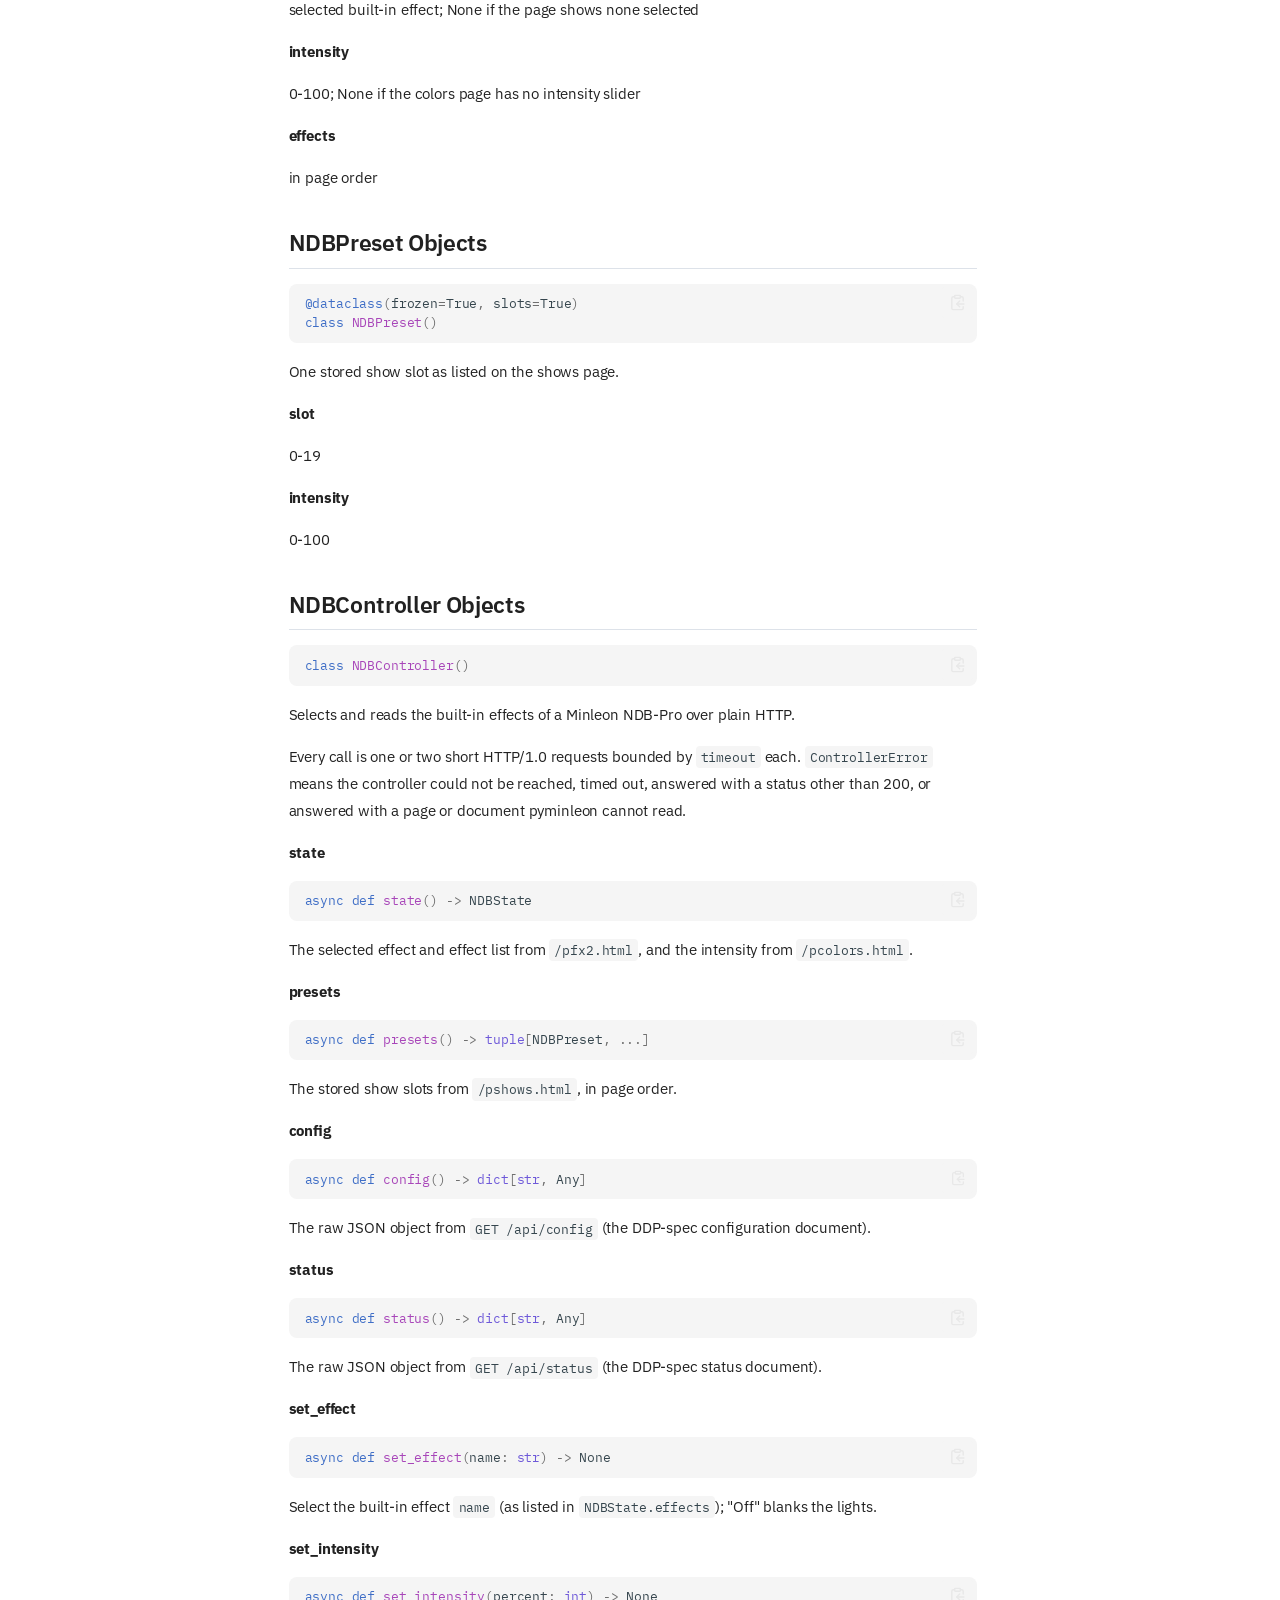
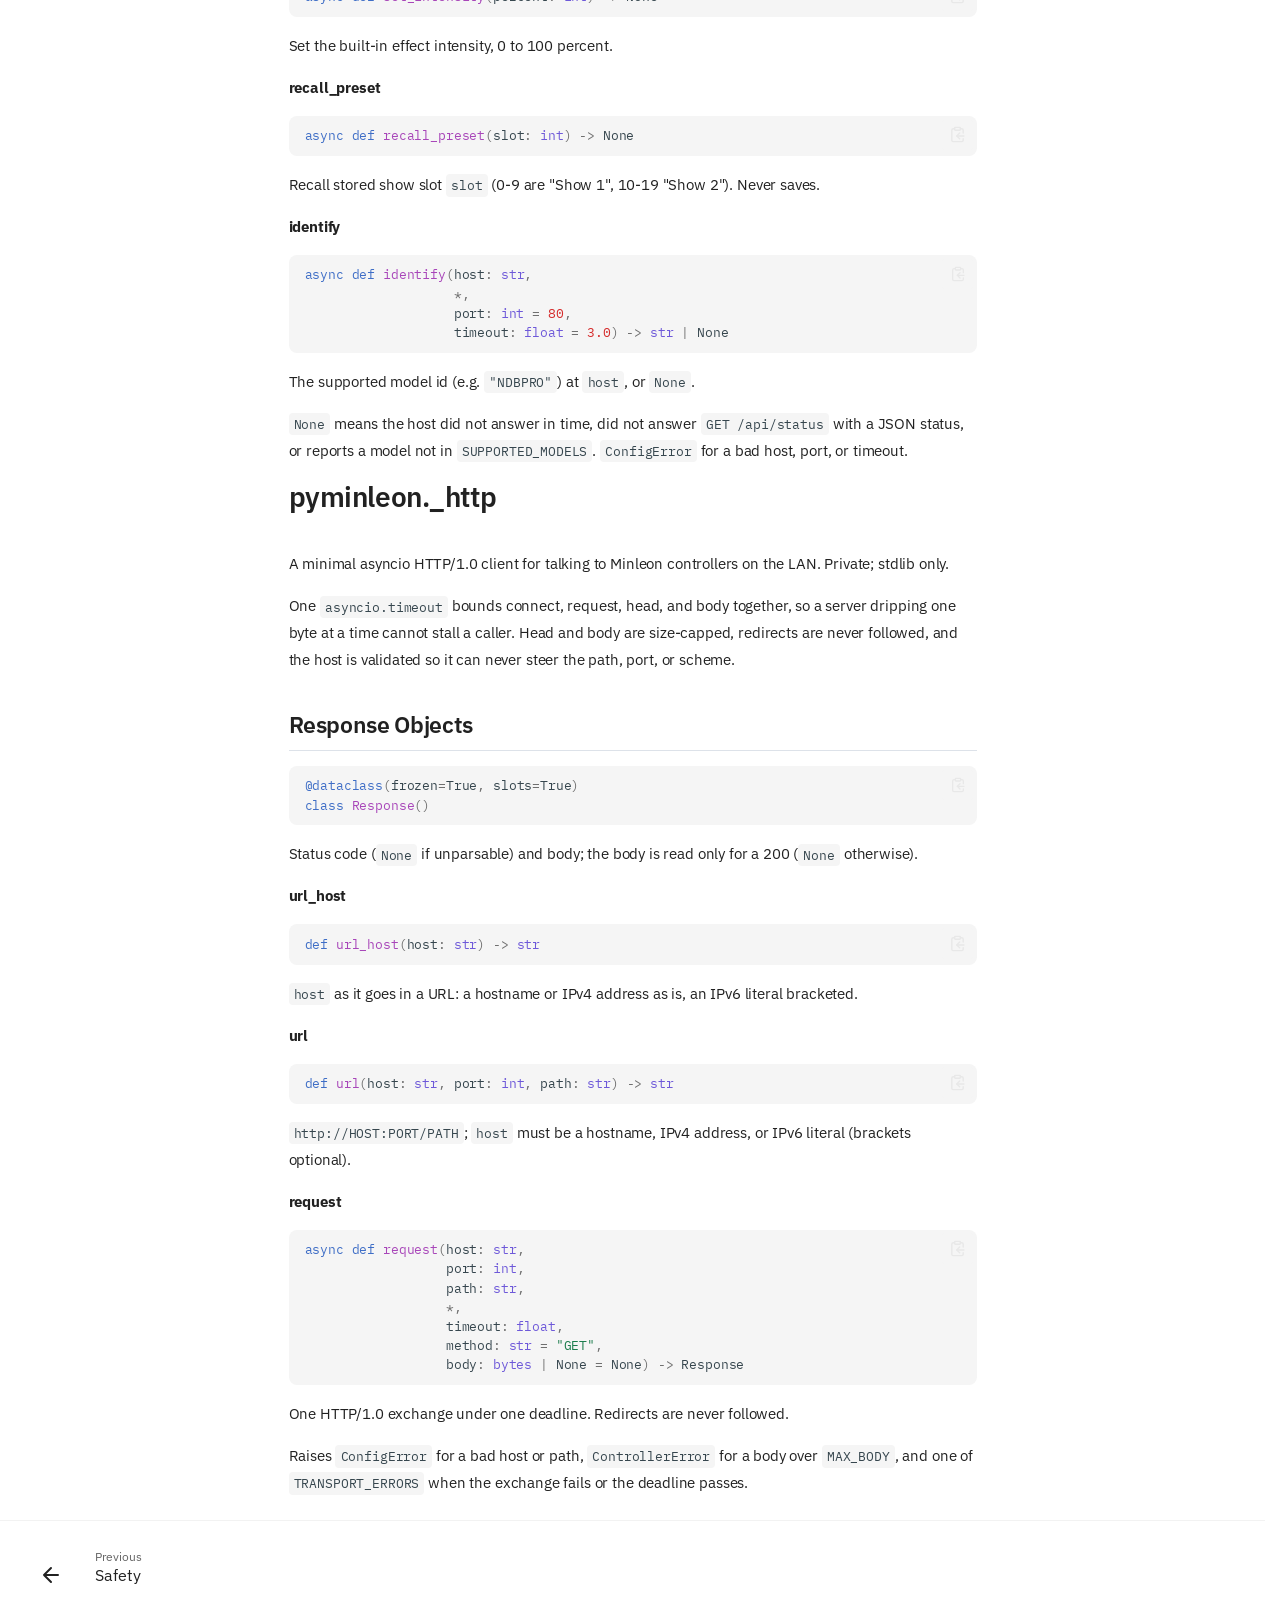
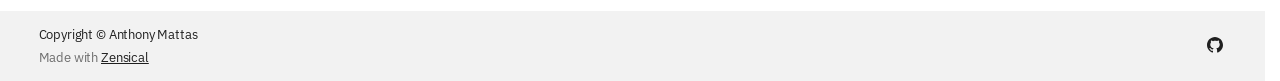
<file: 0.1/api/reference/index.html>
<!doctype html>
<html lang="en" class="no-js">
  <head>
    
      <meta charset="utf-8">
      <meta name="viewport" content="width=device-width,initial-scale=1">
      
        <meta name="description" content="Asyncio control of Minleon NDB-Pro LED controllers built-in effects over HTTP">
      
      
        <meta name="author" content="Anthony Mattas">
      
      
        <link rel="canonical" href="https://amattas.github.io/pyminleon/0.1/api/reference/">
      
      
      
        <link rel="prev" href="../../guide/safety/">
      
      
      
        
      
      
      <link rel="icon" href="../../assets/favicon.svg">
      <meta name="generator" content="zensical-0.0.73">
    
    
      
        <title>API Reference - pyminleon</title>
      
    
    
      
        
      
      <link rel="stylesheet" href="../../assets/stylesheets/modern/main.4ab2de0c.min.css">
      
        
          
        
        <link rel="stylesheet" href="../../assets/stylesheets/modern/palette.b60ce83d.min.css">
      
      


    
    
      
    
    
      
    
    
      <link rel="stylesheet" href="../../stylesheets/extra.css">
    
    <script>__md_scope=new URL("../..",location),__md_scope.pathname.endsWith("/")||(__md_scope=new URL(__md_scope.pathname+"/",location)),__md_hash=e=>[...e].reduce(((e,t)=>(e<<5)-e+t.charCodeAt(0)),0),__md_get=(e,t=localStorage,_=__md_scope)=>JSON.parse(t.getItem(_.pathname+"."+e)),__md_set=(e,t,_=localStorage,a=__md_scope)=>{try{_.setItem(a.pathname+"."+e,JSON.stringify(t))}catch(e){}},document.documentElement.setAttribute("data-platform",navigator.platform)</script>
    
      

    
    
  </head>
  
  
    
    
      
    
    
    
    
    <body dir="ltr" data-md-color-scheme="default" data-md-color-primary="custom" data-md-color-accent="custom">
  
    
    <input class="md-toggle" data-md-toggle="drawer" type="checkbox" id="__drawer" autocomplete="off">
    <input class="md-toggle" data-md-toggle="search" type="checkbox" id="__search" autocomplete="off">
    <label class="md-overlay" for="__drawer" aria-hidden="true"></label>
    <div data-md-component="skip">
      <a href="#__skip" class="md-skip">
        Skip to content
      </a>
    </div>
    <div data-md-component="announce">
      
    </div>
    
      <div data-md-color-scheme="default" data-md-component="outdated" hidden>
        
      </div>
    
    
      

  

<header class="md-header md-header--shadow" data-md-component="header">
  <nav class="md-header__inner md-grid" aria-label="Header">
    <a href="../.." title="pyminleon" class="md-header__button md-logo" aria-label="pyminleon" data-md-component="logo">
      
  <img src="../../assets/logo.svg" alt="pyminleon">

    </a>
    <label class="md-header__button md-icon" for="__drawer">
      
      <svg xmlns="http://www.w3.org/2000/svg" fill="none" stroke="currentColor" stroke-linecap="round" stroke-linejoin="round" stroke-width="2" class="lucide lucide-menu" viewBox="0 0 24 24"><path d="M4 5h16M4 12h16M4 19h16"/></svg>
      <span class="md-visually-hidden">Navigation</span>
    </label>
    <div class="md-header__title" data-md-component="header-title">
      <div class="md-header__ellipsis">
        <div class="md-header__topic">
          <span class="md-ellipsis">
            pyminleon
          </span>
        </div>
        <div class="md-header__topic" data-md-component="header-topic">
          <span class="md-ellipsis">
            
              API Reference
            
          </span>
        </div>
      </div>
    </div>
    
      
        <form class="md-header__option" data-md-component="palette">
  
    
    
    
    <input class="md-option" data-md-color-media="(prefers-color-scheme: light)" data-md-color-scheme="default" data-md-color-primary="custom" data-md-color-accent="custom"  aria-label="Switch to dark mode"  type="radio" name="__palette" id="__palette_0">
    
      <label class="md-header__button md-icon" title="Switch to dark mode" for="__palette_1" hidden>
        <svg xmlns="http://www.w3.org/2000/svg" fill="none" stroke="currentColor" stroke-linecap="round" stroke-linejoin="round" stroke-width="2" class="lucide lucide-sun" viewBox="0 0 24 24"><circle cx="12" cy="12" r="4"/><path d="M12 2v2M12 20v2M4.93 4.93l1.41 1.41M17.66 17.66l1.41 1.41M2 12h2M20 12h2M6.34 17.66l-1.41 1.41M19.07 4.93l-1.41 1.41"/></svg>
      </label>
    
  
    
    
    
    <input class="md-option" data-md-color-media="(prefers-color-scheme: dark)" data-md-color-scheme="slate" data-md-color-primary="custom" data-md-color-accent="custom"  aria-label="Switch to light mode"  type="radio" name="__palette" id="__palette_1">
    
      <label class="md-header__button md-icon" title="Switch to light mode" for="__palette_0" hidden>
        <svg xmlns="http://www.w3.org/2000/svg" fill="none" stroke="currentColor" stroke-linecap="round" stroke-linejoin="round" stroke-width="2" class="lucide lucide-moon" viewBox="0 0 24 24"><path d="M20.985 12.486a9 9 0 1 1-9.473-9.472c.405-.022.617.46.402.803a6 6 0 0 0 8.268 8.268c.344-.215.825-.004.803.401"/></svg>
      </label>
    
  
</form>
      
    
    
      <script>var palette=__md_get("__palette");if(palette&&palette.color){if("(prefers-color-scheme)"===palette.color.media){var media=matchMedia("(prefers-color-scheme: light)"),input=document.querySelector(media.matches?"[data-md-color-media='(prefers-color-scheme: light)']":"[data-md-color-media='(prefers-color-scheme: dark)']");palette.color.media=input.getAttribute("data-md-color-media"),palette.color.scheme=input.getAttribute("data-md-color-scheme"),palette.color.primary=input.getAttribute("data-md-color-primary"),palette.color.accent=input.getAttribute("data-md-color-accent")}for(var[key,value]of Object.entries(palette.color))document.body.setAttribute("data-md-color-"+key,value)}</script>
    
    
    
      
      
        <label class="md-header__button md-icon" for="__search">
          
          <svg xmlns="http://www.w3.org/2000/svg" fill="none" stroke="currentColor" stroke-linecap="round" stroke-linejoin="round" stroke-width="2" class="lucide lucide-search" viewBox="0 0 24 24"><path d="m21 21-4.34-4.34"/><circle cx="11" cy="11" r="8"/></svg>
          <span class="md-visually-hidden">Search</span>
        </label>
        <div class="md-search" data-md-component="search" role="dialog" aria-label="Search">
  <button type="button" class="md-search__button">
    Search
  </button>
</div>
      
    
    <div class="md-header__source">
      
        <a href="https://github.com/amattas/pyminleon" title="Go to repository" class="md-source" data-md-component="source">
  <div class="md-source__icon md-icon">
    
    <svg xmlns="http://www.w3.org/2000/svg" viewBox="0 0 448 512"><!--! Font Awesome Free 7.3.1 by @fontawesome - https://fontawesome.com License - https://fontawesome.com/license/free (Icons: CC BY 4.0, Fonts: SIL OFL 1.1, Code: MIT License) Copyright 2026 Fonticons, Inc.--><path fill="currentColor" d="M439.6 236.1 244 40.5c-5.4-5.5-12.8-8.5-20.4-8.5s-15 3-20.4 8.4L162.5 81l51.5 51.5c27.1-9.1 52.7 16.8 43.4 43.7l49.7 49.7c34.2-11.8 61.2 31 35.5 56.7-26.5 26.5-70.2-2.9-56-37.3L240.3 199v121.9c25.3 12.5 22.3 41.8 9.1 55-6.4 6.4-15.2 10.1-24.3 10.1s-17.8-3.6-24.3-10.1c-17.6-17.6-11.1-46.9 11.2-56v-123c-20.8-8.5-24.6-30.7-18.6-45L142.6 101 8.5 235.1C3 240.6 0 247.9 0 255.5s3 15 8.5 20.4l195.6 195.7c5.4 5.4 12.7 8.4 20.4 8.4s15-3 20.4-8.4l194.7-194.7c5.4-5.4 8.4-12.8 8.4-20.4s-3-15-8.4-20.4"/></svg>
  </div>
  <div class="md-source__repository">
    GitHub
  </div>
</a>
      
    </div>
  </nav>
  
</header>
    
    <div class="md-container" data-md-component="container">
      
      
        
          
        
      
      <main class="md-main" data-md-component="main">
        <div class="md-main__inner md-grid">
          
            
              
              <div class="md-sidebar md-sidebar--primary" data-md-component="sidebar" data-md-type="navigation" >
                <div class="md-sidebar__scrollwrap">
                  <div class="md-sidebar__inner">
                    



<nav class="md-nav md-nav--primary" aria-label="Navigation" data-md-level="0">
  <label class="md-nav__title" for="__drawer">
    <a href="../.." title="pyminleon" class="md-nav__button md-logo" aria-label="pyminleon" data-md-component="logo">
      
  <img src="../../assets/logo.svg" alt="pyminleon">

    </a>
    pyminleon
  </label>
  
    <div class="md-nav__source">
      <a href="https://github.com/amattas/pyminleon" title="Go to repository" class="md-source" data-md-component="source">
  <div class="md-source__icon md-icon">
    
    <svg xmlns="http://www.w3.org/2000/svg" viewBox="0 0 448 512"><!--! Font Awesome Free 7.3.1 by @fontawesome - https://fontawesome.com License - https://fontawesome.com/license/free (Icons: CC BY 4.0, Fonts: SIL OFL 1.1, Code: MIT License) Copyright 2026 Fonticons, Inc.--><path fill="currentColor" d="M439.6 236.1 244 40.5c-5.4-5.5-12.8-8.5-20.4-8.5s-15 3-20.4 8.4L162.5 81l51.5 51.5c27.1-9.1 52.7 16.8 43.4 43.7l49.7 49.7c34.2-11.8 61.2 31 35.5 56.7-26.5 26.5-70.2-2.9-56-37.3L240.3 199v121.9c25.3 12.5 22.3 41.8 9.1 55-6.4 6.4-15.2 10.1-24.3 10.1s-17.8-3.6-24.3-10.1c-17.6-17.6-11.1-46.9 11.2-56v-123c-20.8-8.5-24.6-30.7-18.6-45L142.6 101 8.5 235.1C3 240.6 0 247.9 0 255.5s3 15 8.5 20.4l195.6 195.7c5.4 5.4 12.7 8.4 20.4 8.4s15-3 20.4-8.4l194.7-194.7c5.4-5.4 8.4-12.8 8.4-20.4s-3-15-8.4-20.4"/></svg>
  </div>
  <div class="md-source__repository">
    GitHub
  </div>
</a>
    </div>
  
  <ul class="md-nav__list" data-md-scrollfix>
    
      
      
  
  
  
  
    <li class="md-nav__item">
      <a href="../.." class="md-nav__link">
        
  
  
  <span class="md-ellipsis">
    
  
  Overview

    
  </span>
  
  

      </a>
    </li>
  

    
      
      
  
  
  
  
    
    
      
        
      
    
    
    
      
        
        
      
    
    
    <li class="md-nav__item md-nav__item--section md-nav__item--nested">
      
        
        
        <input class="md-nav__toggle md-toggle " type="checkbox" id="__nav_2" >
        
          
          <label class="md-nav__link" for="__nav_2" id="__nav_2_label" tabindex="">
            
  
  
  <span class="md-ellipsis">
    
  
  Guide

    
  </span>
  
  

            <span class="md-nav__icon md-icon"></span>
          </label>
        
        
          <nav class="md-nav" data-md-level="1" aria-labelledby="__nav_2_label" aria-expanded="false">
            <label class="md-nav__title" for="__nav_2">
              <span class="md-nav__icon md-icon"></span>
              
  
  Guide

            </label>
            <ul class="md-nav__list" data-md-scrollfix>
              
                
                  
  
  
  
  
    <li class="md-nav__item">
      <a href="../../guide/safety/" class="md-nav__link">
        
  
  
  <span class="md-ellipsis">
    
  
  Safety

    
  </span>
  
  

      </a>
    </li>
  

                
              
            </ul>
          </nav>
        
      
    </li>
  

    
      
      
  
  
    
  
  
  
    
    
      
        
      
    
    
    
      
        
        
      
    
    
    <li class="md-nav__item md-nav__item--active md-nav__item--section md-nav__item--nested">
      
        
        
        <input class="md-nav__toggle md-toggle " type="checkbox" id="__nav_3" checked>
        
          
          <label class="md-nav__link" for="__nav_3" id="__nav_3_label" tabindex="">
            
  
  
  <span class="md-ellipsis">
    
  
  Reference

    
  </span>
  
  

            <span class="md-nav__icon md-icon"></span>
          </label>
        
        
          <nav class="md-nav" data-md-level="1" aria-labelledby="__nav_3_label" aria-expanded="true">
            <label class="md-nav__title" for="__nav_3">
              <span class="md-nav__icon md-icon"></span>
              
  
  Reference

            </label>
            <ul class="md-nav__list" data-md-scrollfix>
              
                
                  
  
  
    
  
  
  
    <li class="md-nav__item md-nav__item--active">
      
      
      
      
        
      
      
      <a href="././" class="md-nav__link md-nav__link--active">
        
  
  
  <span class="md-ellipsis">
    
  
  API reference

    
  </span>
  
  

      </a>
      
    </li>
  

                
              
            </ul>
          </nav>
        
      
    </li>
  

    
  </ul>
</nav>
                  </div>
                </div>
              </div>
            
            
              
              <div class="md-sidebar md-sidebar--secondary" data-md-component="sidebar" data-md-type="toc" >
                <div class="md-sidebar__scrollwrap">
                  
                    
                    
                    
                      
                    
                    
                  
                  <div class="md-sidebar__inner">
                    


<nav class="md-nav md-nav--secondary" aria-label="On this page">
  
  
  
    
  
  
</nav>
                  </div>
                </div>
              </div>
            
          
          
            <div class="md-content" data-md-component="content">
              
                



  


  <nav class="md-path" aria-label="Navigation" >
    <ol class="md-path__list">
      
        
  
  
    <li class="md-path__item">
      <a href="../.." class="md-path__link">
        
  
  <span class="md-ellipsis">
    Overview
  </span>

      </a>
    </li>
  

      
      
        
  
  
    
    
      
        
      
    
    
    
    
      <li class="md-path__item">
        <a href="././" class="md-path__link">
          
  
  <span class="md-ellipsis">
    Reference
  </span>

        </a>
      </li>
    
  

      
    </ol>
  </nav>

              
              <article class="md-content__inner md-typeset">
                <a id="__skip" tabindex="-1"></a>
                
                  

  
  


<p><a id="pyminleon"></a></p>
<h1 id="pyminleon">pyminleon<a class="headerlink" href="#pyminleon" title="Permanent link">&para;</a></h1>
<p>pyminleon: asyncio control of Minleon NDB-Pro LED controllers' built-in effects over HTTP.</p>
<p><a id="pyminleon.exceptions"></a></p>
<h1 id="pyminleonexceptions">pyminleon.exceptions<a class="headerlink" href="#pyminleonexceptions" title="Permanent link">&para;</a></h1>
<p>pyminleon exception hierarchy.</p>
<p><a id="pyminleon.exceptions.MinleonError"></a></p>
<h2 id="minleonerror-objects">MinleonError Objects<a class="headerlink" href="#minleonerror-objects" title="Permanent link">&para;</a></h2>
<div class="language-python highlight"><pre><span></span><code><span id="__span-0-1"><a id="__codelineno-0-1" name="__codelineno-0-1" href="#__codelineno-0-1"></a><span class="k">class</span><span class="w"> </span><span class="nc">MinleonError</span><span class="p">(</span><span class="ne">Exception</span><span class="p">)</span>
</span></code></pre></div>
<p>Base class for every pyminleon error.</p>
<p><a id="pyminleon.exceptions.ConfigError"></a></p>
<h2 id="configerror-objects">ConfigError Objects<a class="headerlink" href="#configerror-objects" title="Permanent link">&para;</a></h2>
<div class="language-python highlight"><pre><span></span><code><span id="__span-1-1"><a id="__codelineno-1-1" name="__codelineno-1-1" href="#__codelineno-1-1"></a><span class="k">class</span><span class="w"> </span><span class="nc">ConfigError</span><span class="p">(</span><span class="n">MinleonError</span><span class="p">,</span> <span class="ne">ValueError</span><span class="p">)</span>
</span></code></pre></div>
<p>Invalid host, port, timeout, or call argument.</p>
<p><a id="pyminleon.exceptions.ControllerError"></a></p>
<h2 id="controllererror-objects">ControllerError Objects<a class="headerlink" href="#controllererror-objects" title="Permanent link">&para;</a></h2>
<div class="language-python highlight"><pre><span></span><code><span id="__span-2-1"><a id="__codelineno-2-1" name="__codelineno-2-1" href="#__codelineno-2-1"></a><span class="k">class</span><span class="w"> </span><span class="nc">ControllerError</span><span class="p">(</span><span class="n">MinleonError</span><span class="p">)</span>
</span></code></pre></div>
<p>A controller could not be reached, timed out, answered with a non-200 status, or sent something unusable.</p>
<p><a id="pyminleon.ndb"></a></p>
<h1 id="pyminleonndb">pyminleon.ndb<a class="headerlink" href="#pyminleonndb" title="Permanent link">&para;</a></h1>
<p>Control of the Minleon NDB-Pro over the HTTP endpoints its own web UI uses.</p>
<p>It selects the controller's built-in effects, sets their intensity, and recalls stored show presets; it never writes
the controller's saved settings (no <code>saveon</code>, no preset <code>Set</code>, no <code>?s=N</code>). The controller exposes its effect
state only as HTML, so <code>state</code> and <code>presets</code> read the UI pages with strict regexes and raise <code>ControllerError</code>
when the markup is not what firmware 2.0 serves. <code>config</code> and <code>status</code> return the raw JSON documents from
<code>/api/config</code> and <code>/api/status</code>. Stdlib only.</p>
<p>DDP pixel data overrides the built-in effect while it flows; about 20 s after DDP stops the controller falls back to it.</p>
<p><a id="pyminleon.ndb.SUPPORTED_MODELS"></a></p>
<h4 id="supported_models">SUPPORTED_MODELS<a class="headerlink" href="#supported_models" title="Permanent link">&para;</a></h4>
<p>Model ids (the <code>mod</code> field of <code>/api/status</code>) that pyminleon supports.</p>
<p><a id="pyminleon.ndb.NDBState"></a></p>
<h2 id="ndbstate-objects">NDBState Objects<a class="headerlink" href="#ndbstate-objects" title="Permanent link">&para;</a></h2>
<div class="language-python highlight"><pre><span></span><code><span id="__span-3-1"><a id="__codelineno-3-1" name="__codelineno-3-1" href="#__codelineno-3-1"></a><span class="nd">@dataclass</span><span class="p">(</span><span class="n">frozen</span><span class="o">=</span><span class="kc">True</span><span class="p">,</span> <span class="n">slots</span><span class="o">=</span><span class="kc">True</span><span class="p">)</span>
</span><span id="__span-3-2"><a id="__codelineno-3-2" name="__codelineno-3-2" href="#__codelineno-3-2"></a><span class="k">class</span><span class="w"> </span><span class="nc">NDBState</span><span class="p">()</span>
</span></code></pre></div>
<p>What the controller's UI shows: the selected built-in effect, its intensity, and every effect it offers.</p>
<p><a id="pyminleon.ndb.NDBState.effect"></a></p>
<h4 id="effect">effect<a class="headerlink" href="#effect" title="Permanent link">&para;</a></h4>
<p>selected built-in effect; None if the page shows none selected</p>
<p><a id="pyminleon.ndb.NDBState.intensity"></a></p>
<h4 id="intensity">intensity<a class="headerlink" href="#intensity" title="Permanent link">&para;</a></h4>
<p>0-100; None if the colors page has no intensity slider</p>
<p><a id="pyminleon.ndb.NDBState.effects"></a></p>
<h4 id="effects">effects<a class="headerlink" href="#effects" title="Permanent link">&para;</a></h4>
<p>in page order</p>
<p><a id="pyminleon.ndb.NDBPreset"></a></p>
<h2 id="ndbpreset-objects">NDBPreset Objects<a class="headerlink" href="#ndbpreset-objects" title="Permanent link">&para;</a></h2>
<div class="language-python highlight"><pre><span></span><code><span id="__span-4-1"><a id="__codelineno-4-1" name="__codelineno-4-1" href="#__codelineno-4-1"></a><span class="nd">@dataclass</span><span class="p">(</span><span class="n">frozen</span><span class="o">=</span><span class="kc">True</span><span class="p">,</span> <span class="n">slots</span><span class="o">=</span><span class="kc">True</span><span class="p">)</span>
</span><span id="__span-4-2"><a id="__codelineno-4-2" name="__codelineno-4-2" href="#__codelineno-4-2"></a><span class="k">class</span><span class="w"> </span><span class="nc">NDBPreset</span><span class="p">()</span>
</span></code></pre></div>
<p>One stored show slot as listed on the shows page.</p>
<p><a id="pyminleon.ndb.NDBPreset.slot"></a></p>
<h4 id="slot">slot<a class="headerlink" href="#slot" title="Permanent link">&para;</a></h4>
<p>0-19</p>
<p><a id="pyminleon.ndb.NDBPreset.intensity"></a></p>
<h4 id="intensity_1">intensity<a class="headerlink" href="#intensity_1" title="Permanent link">&para;</a></h4>
<p>0-100</p>
<p><a id="pyminleon.ndb.NDBController"></a></p>
<h2 id="ndbcontroller-objects">NDBController Objects<a class="headerlink" href="#ndbcontroller-objects" title="Permanent link">&para;</a></h2>
<div class="language-python highlight"><pre><span></span><code><span id="__span-5-1"><a id="__codelineno-5-1" name="__codelineno-5-1" href="#__codelineno-5-1"></a><span class="k">class</span><span class="w"> </span><span class="nc">NDBController</span><span class="p">()</span>
</span></code></pre></div>
<p>Selects and reads the built-in effects of a Minleon NDB-Pro over plain HTTP.</p>
<p>Every call is one or two short HTTP/1.0 requests bounded by <code>timeout</code> each. <code>ControllerError</code> means the
controller could not be reached, timed out, answered with a status other than 200, or answered with a page or
document pyminleon cannot read.</p>
<p><a id="pyminleon.ndb.NDBController.state"></a></p>
<h4 id="state">state<a class="headerlink" href="#state" title="Permanent link">&para;</a></h4>
<div class="language-python highlight"><pre><span></span><code><span id="__span-6-1"><a id="__codelineno-6-1" name="__codelineno-6-1" href="#__codelineno-6-1"></a><span class="k">async</span> <span class="k">def</span><span class="w"> </span><span class="nf">state</span><span class="p">()</span> <span class="o">-&gt;</span> <span class="n">NDBState</span>
</span></code></pre></div>
<p>The selected effect and effect list from <code>/pfx2.html</code>, and the intensity from <code>/pcolors.html</code>.</p>
<p><a id="pyminleon.ndb.NDBController.presets"></a></p>
<h4 id="presets">presets<a class="headerlink" href="#presets" title="Permanent link">&para;</a></h4>
<div class="language-python highlight"><pre><span></span><code><span id="__span-7-1"><a id="__codelineno-7-1" name="__codelineno-7-1" href="#__codelineno-7-1"></a><span class="k">async</span> <span class="k">def</span><span class="w"> </span><span class="nf">presets</span><span class="p">()</span> <span class="o">-&gt;</span> <span class="nb">tuple</span><span class="p">[</span><span class="n">NDBPreset</span><span class="p">,</span> <span class="o">...</span><span class="p">]</span>
</span></code></pre></div>
<p>The stored show slots from <code>/pshows.html</code>, in page order.</p>
<p><a id="pyminleon.ndb.NDBController.config"></a></p>
<h4 id="config">config<a class="headerlink" href="#config" title="Permanent link">&para;</a></h4>
<div class="language-python highlight"><pre><span></span><code><span id="__span-8-1"><a id="__codelineno-8-1" name="__codelineno-8-1" href="#__codelineno-8-1"></a><span class="k">async</span> <span class="k">def</span><span class="w"> </span><span class="nf">config</span><span class="p">()</span> <span class="o">-&gt;</span> <span class="nb">dict</span><span class="p">[</span><span class="nb">str</span><span class="p">,</span> <span class="n">Any</span><span class="p">]</span>
</span></code></pre></div>
<p>The raw JSON object from <code>GET /api/config</code> (the DDP-spec configuration document).</p>
<p><a id="pyminleon.ndb.NDBController.status"></a></p>
<h4 id="status">status<a class="headerlink" href="#status" title="Permanent link">&para;</a></h4>
<div class="language-python highlight"><pre><span></span><code><span id="__span-9-1"><a id="__codelineno-9-1" name="__codelineno-9-1" href="#__codelineno-9-1"></a><span class="k">async</span> <span class="k">def</span><span class="w"> </span><span class="nf">status</span><span class="p">()</span> <span class="o">-&gt;</span> <span class="nb">dict</span><span class="p">[</span><span class="nb">str</span><span class="p">,</span> <span class="n">Any</span><span class="p">]</span>
</span></code></pre></div>
<p>The raw JSON object from <code>GET /api/status</code> (the DDP-spec status document).</p>
<p><a id="pyminleon.ndb.NDBController.set_effect"></a></p>
<h4 id="set_effect">set_effect<a class="headerlink" href="#set_effect" title="Permanent link">&para;</a></h4>
<div class="language-python highlight"><pre><span></span><code><span id="__span-10-1"><a id="__codelineno-10-1" name="__codelineno-10-1" href="#__codelineno-10-1"></a><span class="k">async</span> <span class="k">def</span><span class="w"> </span><span class="nf">set_effect</span><span class="p">(</span><span class="n">name</span><span class="p">:</span> <span class="nb">str</span><span class="p">)</span> <span class="o">-&gt;</span> <span class="kc">None</span>
</span></code></pre></div>
<p>Select the built-in effect <code>name</code> (as listed in <code>NDBState.effects</code>); "Off" blanks the lights.</p>
<p><a id="pyminleon.ndb.NDBController.set_intensity"></a></p>
<h4 id="set_intensity">set_intensity<a class="headerlink" href="#set_intensity" title="Permanent link">&para;</a></h4>
<div class="language-python highlight"><pre><span></span><code><span id="__span-11-1"><a id="__codelineno-11-1" name="__codelineno-11-1" href="#__codelineno-11-1"></a><span class="k">async</span> <span class="k">def</span><span class="w"> </span><span class="nf">set_intensity</span><span class="p">(</span><span class="n">percent</span><span class="p">:</span> <span class="nb">int</span><span class="p">)</span> <span class="o">-&gt;</span> <span class="kc">None</span>
</span></code></pre></div>
<p>Set the built-in effect intensity, 0 to 100 percent.</p>
<p><a id="pyminleon.ndb.NDBController.recall_preset"></a></p>
<h4 id="recall_preset">recall_preset<a class="headerlink" href="#recall_preset" title="Permanent link">&para;</a></h4>
<div class="language-python highlight"><pre><span></span><code><span id="__span-12-1"><a id="__codelineno-12-1" name="__codelineno-12-1" href="#__codelineno-12-1"></a><span class="k">async</span> <span class="k">def</span><span class="w"> </span><span class="nf">recall_preset</span><span class="p">(</span><span class="n">slot</span><span class="p">:</span> <span class="nb">int</span><span class="p">)</span> <span class="o">-&gt;</span> <span class="kc">None</span>
</span></code></pre></div>
<p>Recall stored show slot <code>slot</code> (0-9 are "Show 1", 10-19 "Show 2"). Never saves.</p>
<p><a id="pyminleon.ndb.identify"></a></p>
<h4 id="identify">identify<a class="headerlink" href="#identify" title="Permanent link">&para;</a></h4>
<div class="language-python highlight"><pre><span></span><code><span id="__span-13-1"><a id="__codelineno-13-1" name="__codelineno-13-1" href="#__codelineno-13-1"></a><span class="k">async</span> <span class="k">def</span><span class="w"> </span><span class="nf">identify</span><span class="p">(</span><span class="n">host</span><span class="p">:</span> <span class="nb">str</span><span class="p">,</span>
</span><span id="__span-13-2"><a id="__codelineno-13-2" name="__codelineno-13-2" href="#__codelineno-13-2"></a>                   <span class="o">*</span><span class="p">,</span>
</span><span id="__span-13-3"><a id="__codelineno-13-3" name="__codelineno-13-3" href="#__codelineno-13-3"></a>                   <span class="n">port</span><span class="p">:</span> <span class="nb">int</span> <span class="o">=</span> <span class="mi">80</span><span class="p">,</span>
</span><span id="__span-13-4"><a id="__codelineno-13-4" name="__codelineno-13-4" href="#__codelineno-13-4"></a>                   <span class="n">timeout</span><span class="p">:</span> <span class="nb">float</span> <span class="o">=</span> <span class="mf">3.0</span><span class="p">)</span> <span class="o">-&gt;</span> <span class="nb">str</span> <span class="o">|</span> <span class="kc">None</span>
</span></code></pre></div>
<p>The supported model id (e.g. <code>"NDBPRO"</code>) at <code>host</code>, or <code>None</code>.</p>
<p><code>None</code> means the host did not answer in time, did not answer <code>GET /api/status</code> with a JSON status, or reports
a model not in <code>SUPPORTED_MODELS</code>. <code>ConfigError</code> for a bad host, port, or timeout.</p>
<p><a id="pyminleon._http"></a></p>
<h1 id="pyminleon_http">pyminleon._http<a class="headerlink" href="#pyminleon_http" title="Permanent link">&para;</a></h1>
<p>A minimal asyncio HTTP/1.0 client for talking to Minleon controllers on the LAN. Private; stdlib only.</p>
<p>One <code>asyncio.timeout</code> bounds connect, request, head, and body together, so a server dripping one byte at a time
cannot stall a caller. Head and body are size-capped, redirects are never followed, and the host is validated so it
can never steer the path, port, or scheme.</p>
<p><a id="pyminleon._http.Response"></a></p>
<h2 id="response-objects">Response Objects<a class="headerlink" href="#response-objects" title="Permanent link">&para;</a></h2>
<div class="language-python highlight"><pre><span></span><code><span id="__span-14-1"><a id="__codelineno-14-1" name="__codelineno-14-1" href="#__codelineno-14-1"></a><span class="nd">@dataclass</span><span class="p">(</span><span class="n">frozen</span><span class="o">=</span><span class="kc">True</span><span class="p">,</span> <span class="n">slots</span><span class="o">=</span><span class="kc">True</span><span class="p">)</span>
</span><span id="__span-14-2"><a id="__codelineno-14-2" name="__codelineno-14-2" href="#__codelineno-14-2"></a><span class="k">class</span><span class="w"> </span><span class="nc">Response</span><span class="p">()</span>
</span></code></pre></div>
<p>Status code (<code>None</code> if unparsable) and body; the body is read only for a 200 (<code>None</code> otherwise).</p>
<p><a id="pyminleon._http.url_host"></a></p>
<h4 id="url_host">url_host<a class="headerlink" href="#url_host" title="Permanent link">&para;</a></h4>
<div class="language-python highlight"><pre><span></span><code><span id="__span-15-1"><a id="__codelineno-15-1" name="__codelineno-15-1" href="#__codelineno-15-1"></a><span class="k">def</span><span class="w"> </span><span class="nf">url_host</span><span class="p">(</span><span class="n">host</span><span class="p">:</span> <span class="nb">str</span><span class="p">)</span> <span class="o">-&gt;</span> <span class="nb">str</span>
</span></code></pre></div>
<p><code>host</code> as it goes in a URL: a hostname or IPv4 address as is, an IPv6 literal bracketed.</p>
<p><a id="pyminleon._http.url"></a></p>
<h4 id="url">url<a class="headerlink" href="#url" title="Permanent link">&para;</a></h4>
<div class="language-python highlight"><pre><span></span><code><span id="__span-16-1"><a id="__codelineno-16-1" name="__codelineno-16-1" href="#__codelineno-16-1"></a><span class="k">def</span><span class="w"> </span><span class="nf">url</span><span class="p">(</span><span class="n">host</span><span class="p">:</span> <span class="nb">str</span><span class="p">,</span> <span class="n">port</span><span class="p">:</span> <span class="nb">int</span><span class="p">,</span> <span class="n">path</span><span class="p">:</span> <span class="nb">str</span><span class="p">)</span> <span class="o">-&gt;</span> <span class="nb">str</span>
</span></code></pre></div>
<p><code>http://HOST:PORT/PATH</code>; <code>host</code> must be a hostname, IPv4 address, or IPv6 literal (brackets optional).</p>
<p><a id="pyminleon._http.request"></a></p>
<h4 id="request">request<a class="headerlink" href="#request" title="Permanent link">&para;</a></h4>
<div class="language-python highlight"><pre><span></span><code><span id="__span-17-1"><a id="__codelineno-17-1" name="__codelineno-17-1" href="#__codelineno-17-1"></a><span class="k">async</span> <span class="k">def</span><span class="w"> </span><span class="nf">request</span><span class="p">(</span><span class="n">host</span><span class="p">:</span> <span class="nb">str</span><span class="p">,</span>
</span><span id="__span-17-2"><a id="__codelineno-17-2" name="__codelineno-17-2" href="#__codelineno-17-2"></a>                  <span class="n">port</span><span class="p">:</span> <span class="nb">int</span><span class="p">,</span>
</span><span id="__span-17-3"><a id="__codelineno-17-3" name="__codelineno-17-3" href="#__codelineno-17-3"></a>                  <span class="n">path</span><span class="p">:</span> <span class="nb">str</span><span class="p">,</span>
</span><span id="__span-17-4"><a id="__codelineno-17-4" name="__codelineno-17-4" href="#__codelineno-17-4"></a>                  <span class="o">*</span><span class="p">,</span>
</span><span id="__span-17-5"><a id="__codelineno-17-5" name="__codelineno-17-5" href="#__codelineno-17-5"></a>                  <span class="n">timeout</span><span class="p">:</span> <span class="nb">float</span><span class="p">,</span>
</span><span id="__span-17-6"><a id="__codelineno-17-6" name="__codelineno-17-6" href="#__codelineno-17-6"></a>                  <span class="n">method</span><span class="p">:</span> <span class="nb">str</span> <span class="o">=</span> <span class="s2">"GET"</span><span class="p">,</span>
</span><span id="__span-17-7"><a id="__codelineno-17-7" name="__codelineno-17-7" href="#__codelineno-17-7"></a>                  <span class="n">body</span><span class="p">:</span> <span class="nb">bytes</span> <span class="o">|</span> <span class="kc">None</span> <span class="o">=</span> <span class="kc">None</span><span class="p">)</span> <span class="o">-&gt;</span> <span class="n">Response</span>
</span></code></pre></div>
<p>One HTTP/1.0 exchange under one deadline. Redirects are never followed.</p>
<p>Raises <code>ConfigError</code> for a bad host or path, <code>ControllerError</code> for a body over <code>MAX_BODY</code>, and one of
<code>TRANSPORT_ERRORS</code> when the exchange fails or the deadline passes.</p>









  
  






                
              </article>
            </div>
          
          
<script>var target=document.getElementById(location.hash.slice(1));target&&target.name&&(target.checked=target.name.startsWith("__tabbed_"))</script>
        </div>
        
          <button type="button" class="md-top md-icon" data-md-component="top" hidden>
  
  <svg xmlns="http://www.w3.org/2000/svg" fill="none" stroke="currentColor" stroke-linecap="round" stroke-linejoin="round" stroke-width="2" class="lucide lucide-circle-arrow-up" viewBox="0 0 24 24"><circle cx="12" cy="12" r="10"/><path d="m16 12-4-4-4 4M12 16V8"/></svg>
  Back to top
</button>
        
      </main>
      
        <footer class="md-footer">
  
    
      
      <nav class="md-footer__inner md-grid" aria-label="Footer" >
        
          
          <a href="../../guide/safety/" class="md-footer__link md-footer__link--prev" aria-label="Previous: Safety">
            <div class="md-footer__button md-icon">
              
              <svg xmlns="http://www.w3.org/2000/svg" fill="none" stroke="currentColor" stroke-linecap="round" stroke-linejoin="round" stroke-width="2" class="lucide lucide-arrow-left" viewBox="0 0 24 24"><path d="m12 19-7-7 7-7M19 12H5"/></svg>
            </div>
            <div class="md-footer__title">
              <span class="md-footer__direction">
                Previous
              </span>
              <div class="md-ellipsis">
                Safety
              </div>
            </div>
          </a>
        
        
      </nav>
    
  
  <div class="md-footer-meta md-typeset">
    <div class="md-footer-meta__inner md-grid">
      <div class="md-copyright">
  
    <div class="md-copyright__highlight">
      Copyright &copy; Anthony Mattas
    </div>
  
  
    Made with
    <a href="https://zensical.org/" target="_blank" rel="noopener">
      Zensical
    </a>
  
</div>
      
        
<div class="md-social">
  
    
    
    
    
      
      
    
    <a href="https://github.com/amattas/pyminleon" target="_blank" rel="noopener" title="github.com" class="md-social__link">
      <svg xmlns="http://www.w3.org/2000/svg" viewBox="0 0 512 512"><!--! Font Awesome Free 7.3.1 by @fontawesome - https://fontawesome.com License - https://fontawesome.com/license/free (Icons: CC BY 4.0, Fonts: SIL OFL 1.1, Code: MIT License) Copyright 2026 Fonticons, Inc.--><path fill="currentColor" d="M216.5 362.5c-66-8-112.5-55.5-112.5-117 0-25 9-52 24-70-6.5-16.5-5.5-51.5 2-66 20-2.5 47 8 63 22.5 19-6 39-9 63.5-9s44.5 3 62.5 8.5c15.5-14 43-24.5 63-22 7 13.5 8 48.5 1.5 65.5 16 19 24.5 44.5 24.5 70.5 0 61.5-46.5 108-113.5 116.5 17 11 28.5 35 28.5 62.5v52c0 15 12.5 23.5 27.5 17.5C441 459.5 512 369 512 257 512 115.5 397 0 255.5 0S0 115.5 0 257c0 111 70.5 203 165.5 237.5 13.5 5 26.5-4 26.5-17.5v-40c-7 3-16 5-24 5-33 0-52.5-18-66.5-51.5-5.5-13.5-11.5-21.5-23-23-6-.5-8-3-8-6 0-6 10-10.5 20-10.5 14.5 0 27 9 40 27.5 10 14.5 20.5 21 33 21s20.5-4.5 32-16c8.5-8.5 15-16 21-21"/></svg>
    </a>
  
</div>
      
    </div>
  </div>
</footer>
      
    </div>
    <div class="md-dialog" data-md-component="dialog" role="status" aria-atomic="true">
      <div class="md-dialog__inner md-typeset"></div>
    </div>
    
    
    
      
      
      
      
        
        
      <script id="__config" type="application/json">{"annotate":null,"base":"../..","features":["content.code.annotate","content.code.copy","content.footnote.tooltips","content.tooltips","navigation.footer","navigation.indexes","navigation.instant","navigation.instant.prefetch","navigation.path","navigation.sections","navigation.top","navigation.tracking","search.highlight"],"redirect":null,"search":"../../assets/javascripts/workers/search.c47bb847.min.js","tags":null,"translations":{"clipboard.copied":"Copied to clipboard","clipboard.copy":"Copy to clipboard","clipboard.error":"Could not copy to clipboard","search.result.more.one":"1 more on this page","search.result.more.other":"# more on this page","search.result.none":"No matching documents","search.result.one":"1 matching document","search.result.other":"# matching documents","search.result.placeholder":"Type to start searching","search.result.term.missing":"Missing","select.version":"Select version"},"version":{"alias":true,"default":"latest","provider":"mike"}}</script>
    
    
      <script src="../../assets/javascripts/bundle.77dd0ce9.min.js"></script>
      
    
  </body>
</html>
</file>
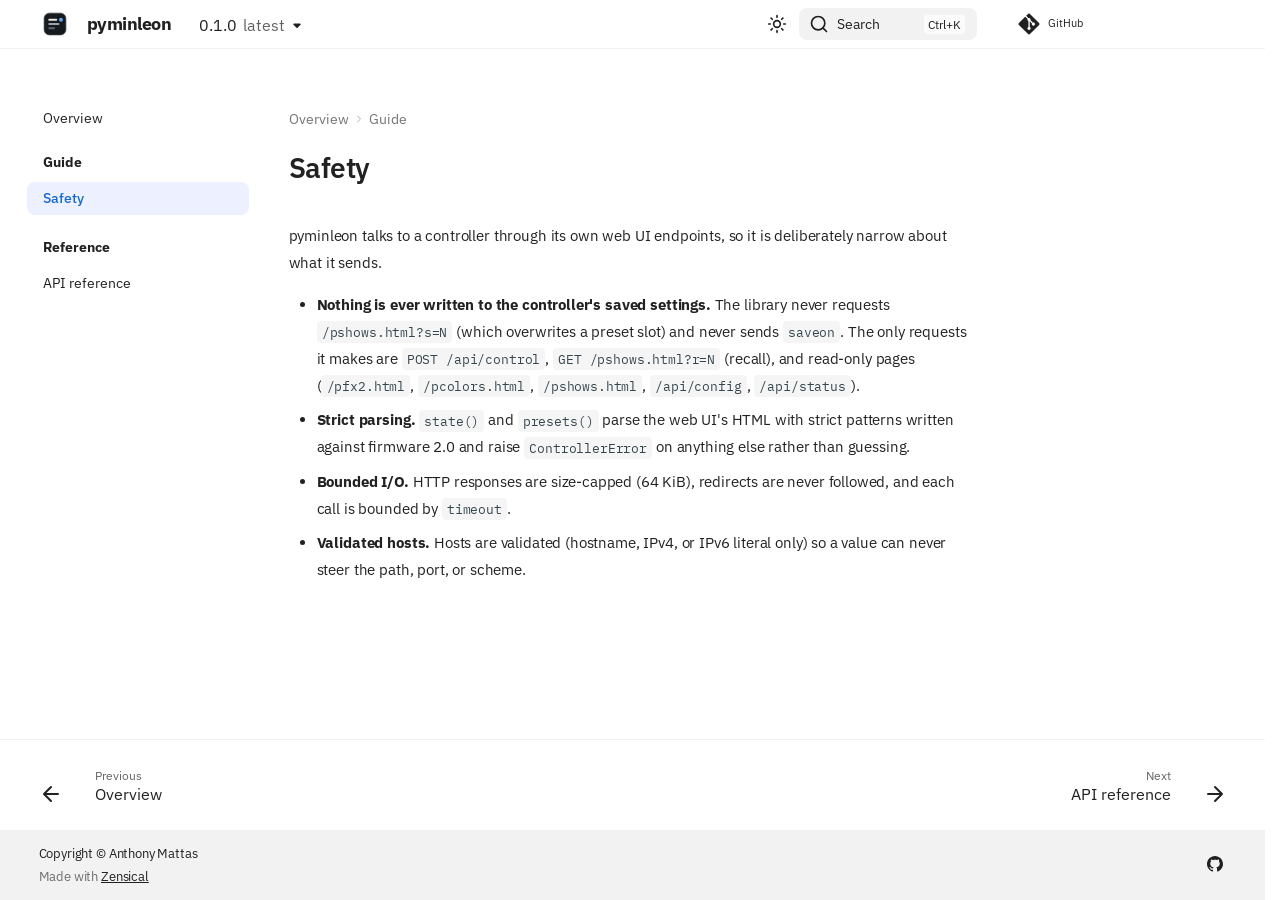
<file: 0.1/guide/safety/index.html>
<!doctype html>
<html lang="en" class="no-js">
  <head>
    
      <meta charset="utf-8">
      <meta name="viewport" content="width=device-width,initial-scale=1">
      
        <meta name="description" content="Asyncio control of Minleon NDB-Pro LED controllers built-in effects over HTTP">
      
      
        <meta name="author" content="Anthony Mattas">
      
      
        <link rel="canonical" href="https://amattas.github.io/pyminleon/0.1/guide/safety/">
      
      
      
        <link rel="prev" href="../..">
      
      
        <link rel="next" href="../../api/reference/">
      
      
        
      
      
      <link rel="icon" href="../../assets/favicon.svg">
      <meta name="generator" content="zensical-0.0.73">
    
    
      
        <title>Safety - pyminleon</title>
      
    
    
      
        
      
      <link rel="stylesheet" href="../../assets/stylesheets/modern/main.4ab2de0c.min.css">
      
        
          
        
        <link rel="stylesheet" href="../../assets/stylesheets/modern/palette.b60ce83d.min.css">
      
      


    
    
      
    
    
      
    
    
      <link rel="stylesheet" href="../../stylesheets/extra.css">
    
    <script>__md_scope=new URL("../..",location),__md_scope.pathname.endsWith("/")||(__md_scope=new URL(__md_scope.pathname+"/",location)),__md_hash=e=>[...e].reduce(((e,t)=>(e<<5)-e+t.charCodeAt(0)),0),__md_get=(e,t=localStorage,_=__md_scope)=>JSON.parse(t.getItem(_.pathname+"."+e)),__md_set=(e,t,_=localStorage,a=__md_scope)=>{try{_.setItem(a.pathname+"."+e,JSON.stringify(t))}catch(e){}},document.documentElement.setAttribute("data-platform",navigator.platform)</script>
    
      

    
    
  </head>
  
  
    
    
      
    
    
    
    
    <body dir="ltr" data-md-color-scheme="default" data-md-color-primary="custom" data-md-color-accent="custom">
  
    
    <input class="md-toggle" data-md-toggle="drawer" type="checkbox" id="__drawer" autocomplete="off">
    <input class="md-toggle" data-md-toggle="search" type="checkbox" id="__search" autocomplete="off">
    <label class="md-overlay" for="__drawer" aria-hidden="true"></label>
    <div data-md-component="skip">
      <a href="#__skip" class="md-skip">
        Skip to content
      </a>
    </div>
    <div data-md-component="announce">
      
    </div>
    
      <div data-md-color-scheme="default" data-md-component="outdated" hidden>
        
      </div>
    
    
      

  

<header class="md-header md-header--shadow" data-md-component="header">
  <nav class="md-header__inner md-grid" aria-label="Header">
    <a href="../.." title="pyminleon" class="md-header__button md-logo" aria-label="pyminleon" data-md-component="logo">
      
  <img src="../../assets/logo.svg" alt="pyminleon">

    </a>
    <label class="md-header__button md-icon" for="__drawer">
      
      <svg xmlns="http://www.w3.org/2000/svg" fill="none" stroke="currentColor" stroke-linecap="round" stroke-linejoin="round" stroke-width="2" class="lucide lucide-menu" viewBox="0 0 24 24"><path d="M4 5h16M4 12h16M4 19h16"/></svg>
      <span class="md-visually-hidden">Navigation</span>
    </label>
    <div class="md-header__title" data-md-component="header-title">
      <div class="md-header__ellipsis">
        <div class="md-header__topic">
          <span class="md-ellipsis">
            pyminleon
          </span>
        </div>
        <div class="md-header__topic" data-md-component="header-topic">
          <span class="md-ellipsis">
            
              Safety
            
          </span>
        </div>
      </div>
    </div>
    
      
        <form class="md-header__option" data-md-component="palette">
  
    
    
    
    <input class="md-option" data-md-color-media="(prefers-color-scheme: light)" data-md-color-scheme="default" data-md-color-primary="custom" data-md-color-accent="custom"  aria-label="Switch to dark mode"  type="radio" name="__palette" id="__palette_0">
    
      <label class="md-header__button md-icon" title="Switch to dark mode" for="__palette_1" hidden>
        <svg xmlns="http://www.w3.org/2000/svg" fill="none" stroke="currentColor" stroke-linecap="round" stroke-linejoin="round" stroke-width="2" class="lucide lucide-sun" viewBox="0 0 24 24"><circle cx="12" cy="12" r="4"/><path d="M12 2v2M12 20v2M4.93 4.93l1.41 1.41M17.66 17.66l1.41 1.41M2 12h2M20 12h2M6.34 17.66l-1.41 1.41M19.07 4.93l-1.41 1.41"/></svg>
      </label>
    
  
    
    
    
    <input class="md-option" data-md-color-media="(prefers-color-scheme: dark)" data-md-color-scheme="slate" data-md-color-primary="custom" data-md-color-accent="custom"  aria-label="Switch to light mode"  type="radio" name="__palette" id="__palette_1">
    
      <label class="md-header__button md-icon" title="Switch to light mode" for="__palette_0" hidden>
        <svg xmlns="http://www.w3.org/2000/svg" fill="none" stroke="currentColor" stroke-linecap="round" stroke-linejoin="round" stroke-width="2" class="lucide lucide-moon" viewBox="0 0 24 24"><path d="M20.985 12.486a9 9 0 1 1-9.473-9.472c.405-.022.617.46.402.803a6 6 0 0 0 8.268 8.268c.344-.215.825-.004.803.401"/></svg>
      </label>
    
  
</form>
      
    
    
      <script>var palette=__md_get("__palette");if(palette&&palette.color){if("(prefers-color-scheme)"===palette.color.media){var media=matchMedia("(prefers-color-scheme: light)"),input=document.querySelector(media.matches?"[data-md-color-media='(prefers-color-scheme: light)']":"[data-md-color-media='(prefers-color-scheme: dark)']");palette.color.media=input.getAttribute("data-md-color-media"),palette.color.scheme=input.getAttribute("data-md-color-scheme"),palette.color.primary=input.getAttribute("data-md-color-primary"),palette.color.accent=input.getAttribute("data-md-color-accent")}for(var[key,value]of Object.entries(palette.color))document.body.setAttribute("data-md-color-"+key,value)}</script>
    
    
    
      
      
        <label class="md-header__button md-icon" for="__search">
          
          <svg xmlns="http://www.w3.org/2000/svg" fill="none" stroke="currentColor" stroke-linecap="round" stroke-linejoin="round" stroke-width="2" class="lucide lucide-search" viewBox="0 0 24 24"><path d="m21 21-4.34-4.34"/><circle cx="11" cy="11" r="8"/></svg>
          <span class="md-visually-hidden">Search</span>
        </label>
        <div class="md-search" data-md-component="search" role="dialog" aria-label="Search">
  <button type="button" class="md-search__button">
    Search
  </button>
</div>
      
    
    <div class="md-header__source">
      
        <a href="https://github.com/amattas/pyminleon" title="Go to repository" class="md-source" data-md-component="source">
  <div class="md-source__icon md-icon">
    
    <svg xmlns="http://www.w3.org/2000/svg" viewBox="0 0 448 512"><!--! Font Awesome Free 7.3.1 by @fontawesome - https://fontawesome.com License - https://fontawesome.com/license/free (Icons: CC BY 4.0, Fonts: SIL OFL 1.1, Code: MIT License) Copyright 2026 Fonticons, Inc.--><path fill="currentColor" d="M439.6 236.1 244 40.5c-5.4-5.5-12.8-8.5-20.4-8.5s-15 3-20.4 8.4L162.5 81l51.5 51.5c27.1-9.1 52.7 16.8 43.4 43.7l49.7 49.7c34.2-11.8 61.2 31 35.5 56.7-26.5 26.5-70.2-2.9-56-37.3L240.3 199v121.9c25.3 12.5 22.3 41.8 9.1 55-6.4 6.4-15.2 10.1-24.3 10.1s-17.8-3.6-24.3-10.1c-17.6-17.6-11.1-46.9 11.2-56v-123c-20.8-8.5-24.6-30.7-18.6-45L142.6 101 8.5 235.1C3 240.6 0 247.9 0 255.5s3 15 8.5 20.4l195.6 195.7c5.4 5.4 12.7 8.4 20.4 8.4s15-3 20.4-8.4l194.7-194.7c5.4-5.4 8.4-12.8 8.4-20.4s-3-15-8.4-20.4"/></svg>
  </div>
  <div class="md-source__repository">
    GitHub
  </div>
</a>
      
    </div>
  </nav>
  
</header>
    
    <div class="md-container" data-md-component="container">
      
      
        
          
        
      
      <main class="md-main" data-md-component="main">
        <div class="md-main__inner md-grid">
          
            
              
              <div class="md-sidebar md-sidebar--primary" data-md-component="sidebar" data-md-type="navigation" >
                <div class="md-sidebar__scrollwrap">
                  <div class="md-sidebar__inner">
                    



<nav class="md-nav md-nav--primary" aria-label="Navigation" data-md-level="0">
  <label class="md-nav__title" for="__drawer">
    <a href="../.." title="pyminleon" class="md-nav__button md-logo" aria-label="pyminleon" data-md-component="logo">
      
  <img src="../../assets/logo.svg" alt="pyminleon">

    </a>
    pyminleon
  </label>
  
    <div class="md-nav__source">
      <a href="https://github.com/amattas/pyminleon" title="Go to repository" class="md-source" data-md-component="source">
  <div class="md-source__icon md-icon">
    
    <svg xmlns="http://www.w3.org/2000/svg" viewBox="0 0 448 512"><!--! Font Awesome Free 7.3.1 by @fontawesome - https://fontawesome.com License - https://fontawesome.com/license/free (Icons: CC BY 4.0, Fonts: SIL OFL 1.1, Code: MIT License) Copyright 2026 Fonticons, Inc.--><path fill="currentColor" d="M439.6 236.1 244 40.5c-5.4-5.5-12.8-8.5-20.4-8.5s-15 3-20.4 8.4L162.5 81l51.5 51.5c27.1-9.1 52.7 16.8 43.4 43.7l49.7 49.7c34.2-11.8 61.2 31 35.5 56.7-26.5 26.5-70.2-2.9-56-37.3L240.3 199v121.9c25.3 12.5 22.3 41.8 9.1 55-6.4 6.4-15.2 10.1-24.3 10.1s-17.8-3.6-24.3-10.1c-17.6-17.6-11.1-46.9 11.2-56v-123c-20.8-8.5-24.6-30.7-18.6-45L142.6 101 8.5 235.1C3 240.6 0 247.9 0 255.5s3 15 8.5 20.4l195.6 195.7c5.4 5.4 12.7 8.4 20.4 8.4s15-3 20.4-8.4l194.7-194.7c5.4-5.4 8.4-12.8 8.4-20.4s-3-15-8.4-20.4"/></svg>
  </div>
  <div class="md-source__repository">
    GitHub
  </div>
</a>
    </div>
  
  <ul class="md-nav__list" data-md-scrollfix>
    
      
      
  
  
  
  
    <li class="md-nav__item">
      <a href="../.." class="md-nav__link">
        
  
  
  <span class="md-ellipsis">
    
  
  Overview

    
  </span>
  
  

      </a>
    </li>
  

    
      
      
  
  
    
  
  
  
    
    
      
        
      
    
    
    
      
        
        
      
    
    
    <li class="md-nav__item md-nav__item--active md-nav__item--section md-nav__item--nested">
      
        
        
        <input class="md-nav__toggle md-toggle " type="checkbox" id="__nav_2" checked>
        
          
          <label class="md-nav__link" for="__nav_2" id="__nav_2_label" tabindex="">
            
  
  
  <span class="md-ellipsis">
    
  
  Guide

    
  </span>
  
  

            <span class="md-nav__icon md-icon"></span>
          </label>
        
        
          <nav class="md-nav" data-md-level="1" aria-labelledby="__nav_2_label" aria-expanded="true">
            <label class="md-nav__title" for="__nav_2">
              <span class="md-nav__icon md-icon"></span>
              
  
  Guide

            </label>
            <ul class="md-nav__list" data-md-scrollfix>
              
                
                  
  
  
    
  
  
  
    <li class="md-nav__item md-nav__item--active">
      
      
      
      
        
      
      
      <a href="././" class="md-nav__link md-nav__link--active">
        
  
  
  <span class="md-ellipsis">
    
  
  Safety

    
  </span>
  
  

      </a>
      
    </li>
  

                
              
            </ul>
          </nav>
        
      
    </li>
  

    
      
      
  
  
  
  
    
    
      
        
      
    
    
    
      
        
        
      
    
    
    <li class="md-nav__item md-nav__item--section md-nav__item--nested">
      
        
        
        <input class="md-nav__toggle md-toggle " type="checkbox" id="__nav_3" >
        
          
          <label class="md-nav__link" for="__nav_3" id="__nav_3_label" tabindex="">
            
  
  
  <span class="md-ellipsis">
    
  
  Reference

    
  </span>
  
  

            <span class="md-nav__icon md-icon"></span>
          </label>
        
        
          <nav class="md-nav" data-md-level="1" aria-labelledby="__nav_3_label" aria-expanded="false">
            <label class="md-nav__title" for="__nav_3">
              <span class="md-nav__icon md-icon"></span>
              
  
  Reference

            </label>
            <ul class="md-nav__list" data-md-scrollfix>
              
                
                  
  
  
  
  
    <li class="md-nav__item">
      <a href="../../api/reference/" class="md-nav__link">
        
  
  
  <span class="md-ellipsis">
    
  
  API reference

    
  </span>
  
  

      </a>
    </li>
  

                
              
            </ul>
          </nav>
        
      
    </li>
  

    
  </ul>
</nav>
                  </div>
                </div>
              </div>
            
            
              
              <div class="md-sidebar md-sidebar--secondary" data-md-component="sidebar" data-md-type="toc" >
                <div class="md-sidebar__scrollwrap">
                  
                    
                    
                    
                      
                    
                    
                  
                  <div class="md-sidebar__inner">
                    


<nav class="md-nav md-nav--secondary" aria-label="On this page">
  
  
  
    
  
  
</nav>
                  </div>
                </div>
              </div>
            
          
          
            <div class="md-content" data-md-component="content">
              
                



  


  <nav class="md-path" aria-label="Navigation" >
    <ol class="md-path__list">
      
        
  
  
    <li class="md-path__item">
      <a href="../.." class="md-path__link">
        
  
  <span class="md-ellipsis">
    Overview
  </span>

      </a>
    </li>
  

      
      
        
  
  
    
    
      
        
      
    
    
    
    
      <li class="md-path__item">
        <a href="././" class="md-path__link">
          
  
  <span class="md-ellipsis">
    Guide
  </span>

        </a>
      </li>
    
  

      
    </ol>
  </nav>

              
              <article class="md-content__inner md-typeset">
                <a id="__skip" tabindex="-1"></a>
                
                  

  
  


<h1 id="safety">Safety<a class="headerlink" href="#safety" title="Permanent link">&para;</a></h1>
<p>pyminleon talks to a controller through its own web UI endpoints, so it is
deliberately narrow about what it sends.</p>
<ul>
<li><strong>Nothing is ever written to the controller's saved settings.</strong> The library never
  requests <code>/pshows.html?s=N</code> (which overwrites a preset slot) and never sends
  <code>saveon</code>. The only requests it makes are <code>POST /api/control</code>,
  <code>GET /pshows.html?r=N</code> (recall), and read-only pages (<code>/pfx2.html</code>,
  <code>/pcolors.html</code>, <code>/pshows.html</code>, <code>/api/config</code>, <code>/api/status</code>).</li>
<li><strong>Strict parsing.</strong> <code>state()</code> and <code>presets()</code> parse the web UI's HTML with strict
  patterns written against firmware 2.0 and raise <code>ControllerError</code> on anything
  else rather than guessing.</li>
<li><strong>Bounded I/O.</strong> HTTP responses are size-capped (64 KiB), redirects are never
  followed, and each call is bounded by <code>timeout</code>.</li>
<li><strong>Validated hosts.</strong> Hosts are validated (hostname, IPv4, or IPv6 literal only)
  so a value can never steer the path, port, or scheme.</li>
</ul>














                
              </article>
            </div>
          
          
<script>var target=document.getElementById(location.hash.slice(1));target&&target.name&&(target.checked=target.name.startsWith("__tabbed_"))</script>
        </div>
        
          <button type="button" class="md-top md-icon" data-md-component="top" hidden>
  
  <svg xmlns="http://www.w3.org/2000/svg" fill="none" stroke="currentColor" stroke-linecap="round" stroke-linejoin="round" stroke-width="2" class="lucide lucide-circle-arrow-up" viewBox="0 0 24 24"><circle cx="12" cy="12" r="10"/><path d="m16 12-4-4-4 4M12 16V8"/></svg>
  Back to top
</button>
        
      </main>
      
        <footer class="md-footer">
  
    
      
      <nav class="md-footer__inner md-grid" aria-label="Footer" >
        
          
          <a href="../.." class="md-footer__link md-footer__link--prev" aria-label="Previous: Overview">
            <div class="md-footer__button md-icon">
              
              <svg xmlns="http://www.w3.org/2000/svg" fill="none" stroke="currentColor" stroke-linecap="round" stroke-linejoin="round" stroke-width="2" class="lucide lucide-arrow-left" viewBox="0 0 24 24"><path d="m12 19-7-7 7-7M19 12H5"/></svg>
            </div>
            <div class="md-footer__title">
              <span class="md-footer__direction">
                Previous
              </span>
              <div class="md-ellipsis">
                Overview
              </div>
            </div>
          </a>
        
        
          
          <a href="../../api/reference/" class="md-footer__link md-footer__link--next" aria-label="Next: API reference">
            <div class="md-footer__title">
              <span class="md-footer__direction">
                Next
              </span>
              <div class="md-ellipsis">
                API reference
              </div>
            </div>
            <div class="md-footer__button md-icon">
              
              <svg xmlns="http://www.w3.org/2000/svg" fill="none" stroke="currentColor" stroke-linecap="round" stroke-linejoin="round" stroke-width="2" class="lucide lucide-arrow-right" viewBox="0 0 24 24"><path d="M5 12h14M12 5l7 7-7 7"/></svg>
            </div>
          </a>
        
      </nav>
    
  
  <div class="md-footer-meta md-typeset">
    <div class="md-footer-meta__inner md-grid">
      <div class="md-copyright">
  
    <div class="md-copyright__highlight">
      Copyright &copy; Anthony Mattas
    </div>
  
  
    Made with
    <a href="https://zensical.org/" target="_blank" rel="noopener">
      Zensical
    </a>
  
</div>
      
        
<div class="md-social">
  
    
    
    
    
      
      
    
    <a href="https://github.com/amattas/pyminleon" target="_blank" rel="noopener" title="github.com" class="md-social__link">
      <svg xmlns="http://www.w3.org/2000/svg" viewBox="0 0 512 512"><!--! Font Awesome Free 7.3.1 by @fontawesome - https://fontawesome.com License - https://fontawesome.com/license/free (Icons: CC BY 4.0, Fonts: SIL OFL 1.1, Code: MIT License) Copyright 2026 Fonticons, Inc.--><path fill="currentColor" d="M216.5 362.5c-66-8-112.5-55.5-112.5-117 0-25 9-52 24-70-6.5-16.5-5.5-51.5 2-66 20-2.5 47 8 63 22.5 19-6 39-9 63.5-9s44.5 3 62.5 8.5c15.5-14 43-24.5 63-22 7 13.5 8 48.5 1.5 65.5 16 19 24.5 44.5 24.5 70.5 0 61.5-46.5 108-113.5 116.5 17 11 28.5 35 28.5 62.5v52c0 15 12.5 23.5 27.5 17.5C441 459.5 512 369 512 257 512 115.5 397 0 255.5 0S0 115.5 0 257c0 111 70.5 203 165.5 237.5 13.5 5 26.5-4 26.5-17.5v-40c-7 3-16 5-24 5-33 0-52.5-18-66.5-51.5-5.5-13.5-11.5-21.5-23-23-6-.5-8-3-8-6 0-6 10-10.5 20-10.5 14.5 0 27 9 40 27.5 10 14.5 20.5 21 33 21s20.5-4.5 32-16c8.5-8.5 15-16 21-21"/></svg>
    </a>
  
</div>
      
    </div>
  </div>
</footer>
      
    </div>
    <div class="md-dialog" data-md-component="dialog" role="status" aria-atomic="true">
      <div class="md-dialog__inner md-typeset"></div>
    </div>
    
    
    
      
      
      
      
        
        
      <script id="__config" type="application/json">{"annotate":null,"base":"../..","features":["content.code.annotate","content.code.copy","content.footnote.tooltips","content.tooltips","navigation.footer","navigation.indexes","navigation.instant","navigation.instant.prefetch","navigation.path","navigation.sections","navigation.top","navigation.tracking","search.highlight"],"redirect":null,"search":"../../assets/javascripts/workers/search.c47bb847.min.js","tags":null,"translations":{"clipboard.copied":"Copied to clipboard","clipboard.copy":"Copy to clipboard","clipboard.error":"Could not copy to clipboard","search.result.more.one":"1 more on this page","search.result.more.other":"# more on this page","search.result.none":"No matching documents","search.result.one":"1 matching document","search.result.other":"# matching documents","search.result.placeholder":"Type to start searching","search.result.term.missing":"Missing","select.version":"Select version"},"version":{"alias":true,"default":"latest","provider":"mike"}}</script>
    
    
      <script src="../../assets/javascripts/bundle.77dd0ce9.min.js"></script>
      
    
  </body>
</html>
</file>
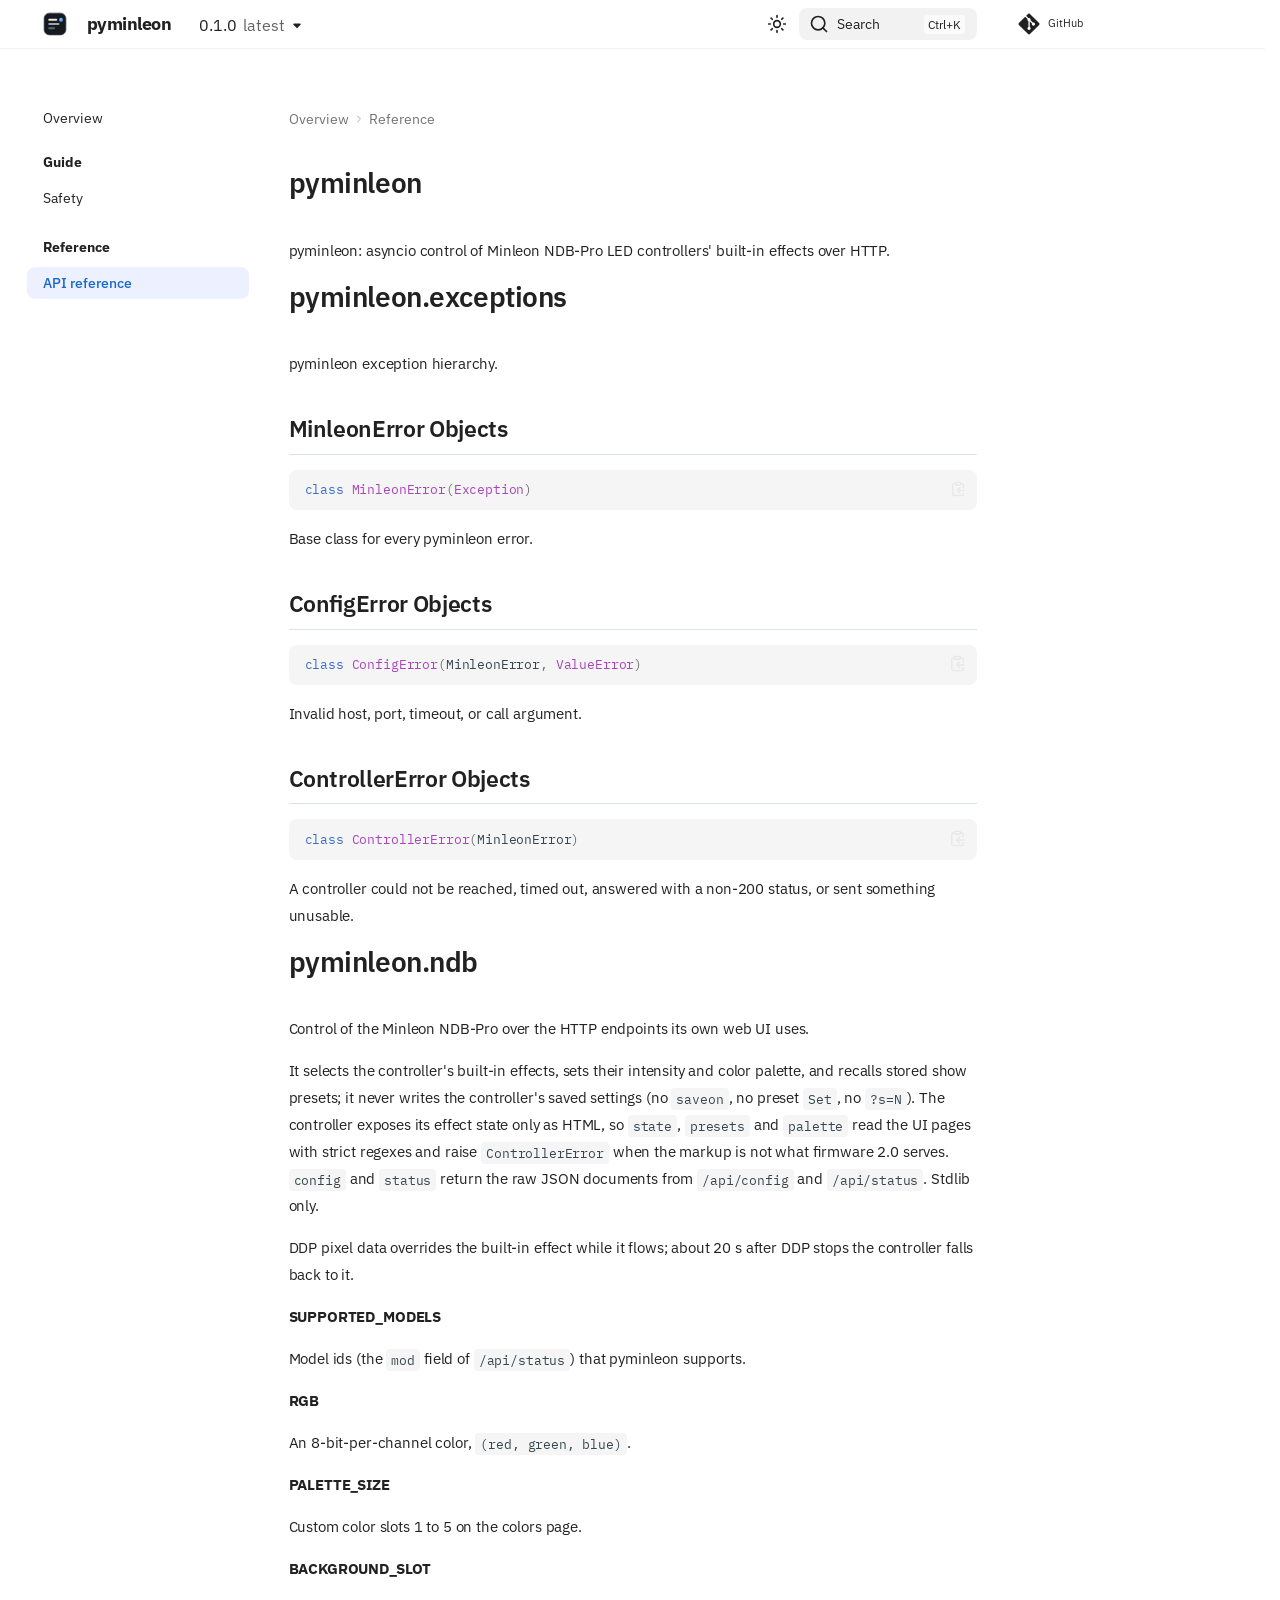
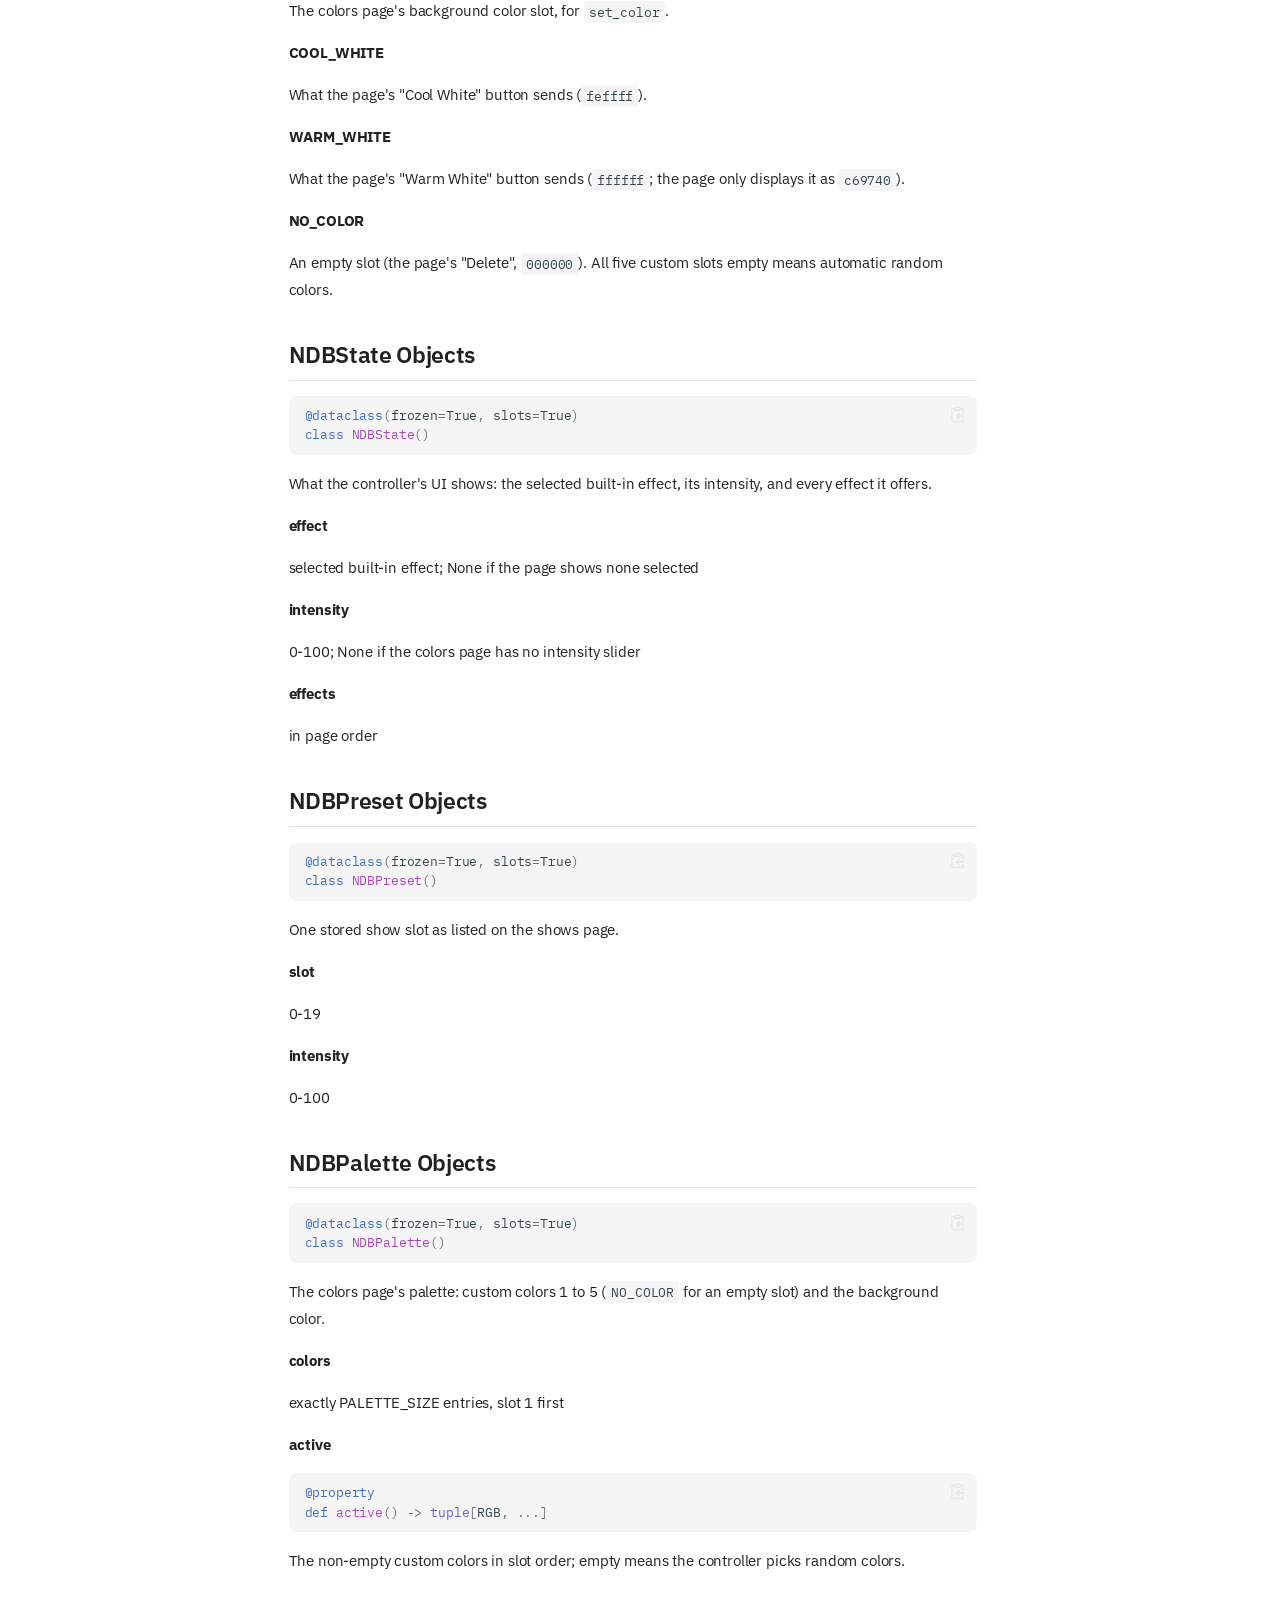
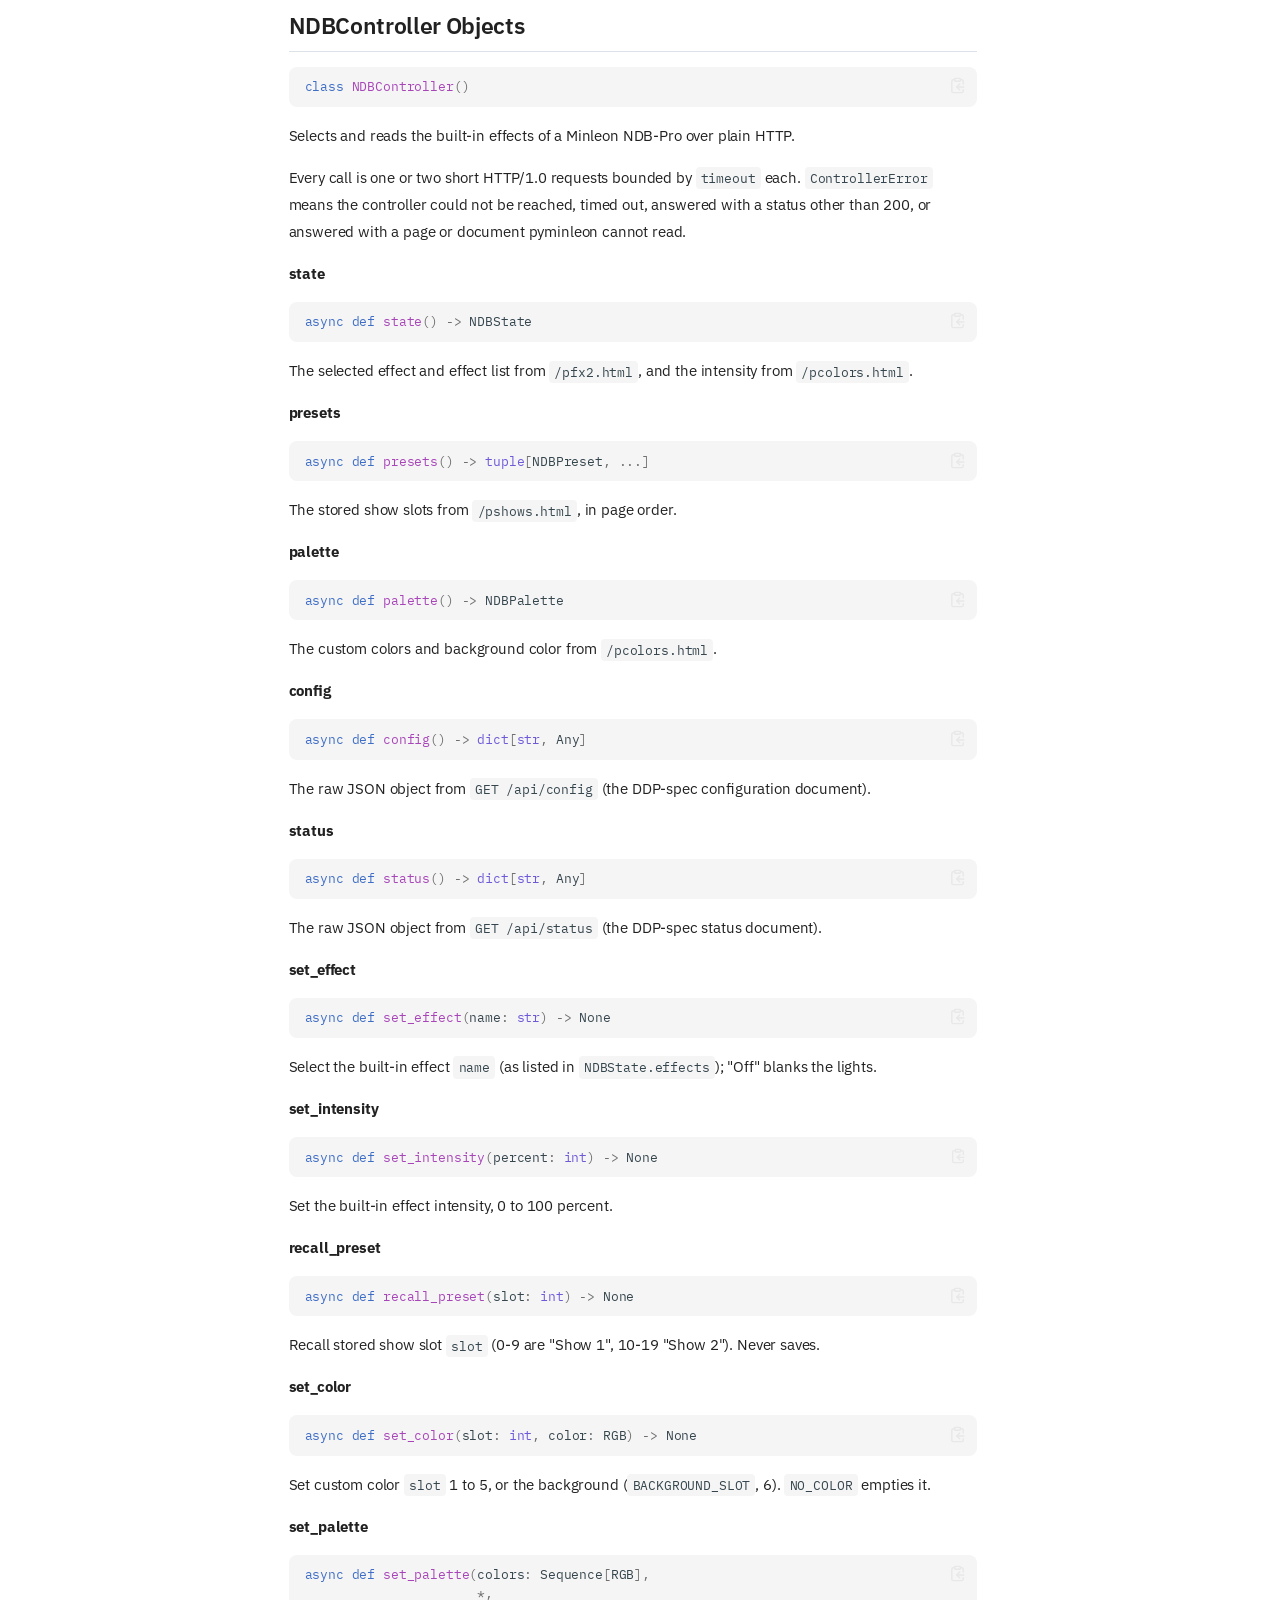
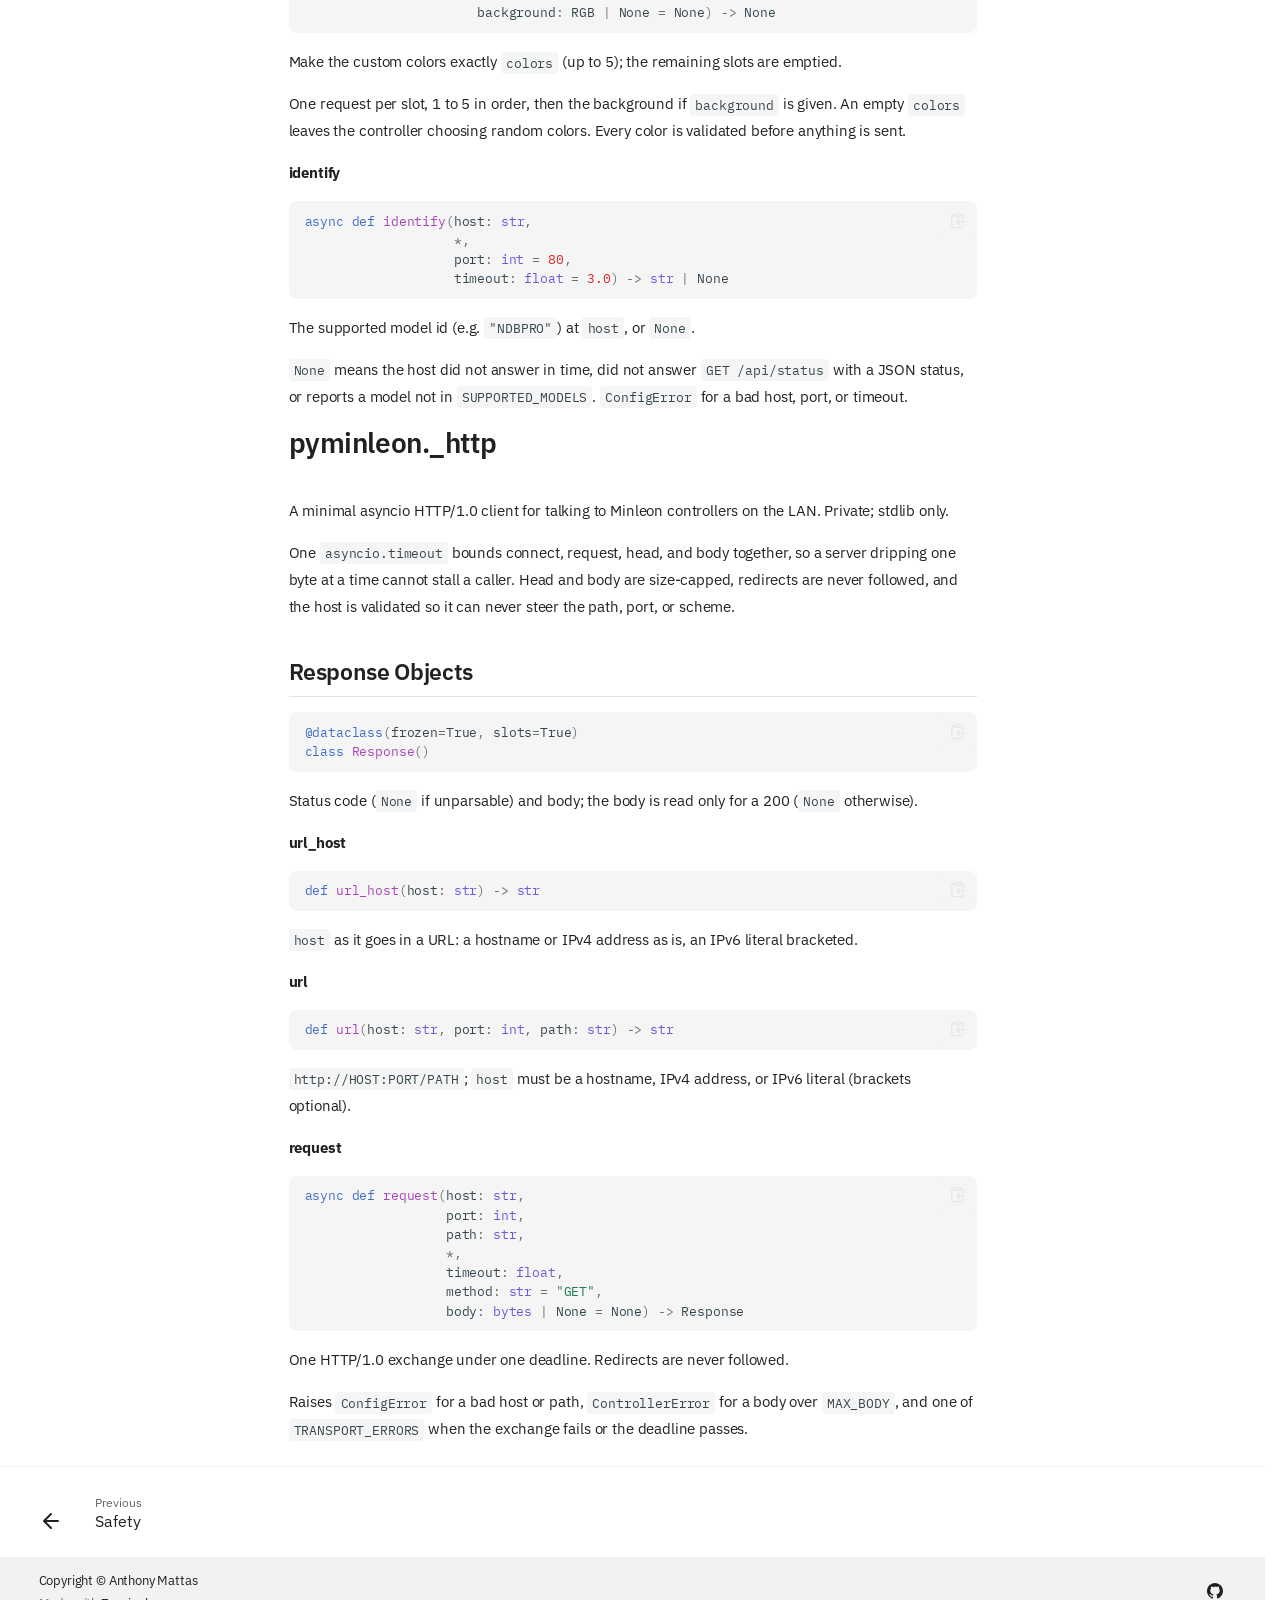
<file: dev/api/reference/index.html>
<!doctype html>
<html lang="en" class="no-js">
  <head>
    
      <meta charset="utf-8">
      <meta name="viewport" content="width=device-width,initial-scale=1">
      
        <meta name="description" content="Asyncio control of Minleon NDB-Pro LED controllers built-in effects over HTTP">
      
      
        <meta name="author" content="Anthony Mattas">
      
      
        <link rel="canonical" href="https://amattas.github.io/pyminleon/dev/api/reference/">
      
      
      
        <link rel="prev" href="../../guide/safety/">
      
      
      
        
      
      
      <link rel="icon" href="../../assets/favicon.svg">
      <meta name="generator" content="zensical-0.0.73">
    
    
      
        <title>API Reference - pyminleon</title>
      
    
    
      
        
      
      <link rel="stylesheet" href="../../assets/stylesheets/modern/main.4ab2de0c.min.css">
      
        
          
        
        <link rel="stylesheet" href="../../assets/stylesheets/modern/palette.b60ce83d.min.css">
      
      


    
    
      
    
    
      
    
    
      <link rel="stylesheet" href="../../stylesheets/extra.css">
    
    <script>__md_scope=new URL("../..",location),__md_scope.pathname.endsWith("/")||(__md_scope=new URL(__md_scope.pathname+"/",location)),__md_hash=e=>[...e].reduce(((e,t)=>(e<<5)-e+t.charCodeAt(0)),0),__md_get=(e,t=localStorage,_=__md_scope)=>JSON.parse(t.getItem(_.pathname+"."+e)),__md_set=(e,t,_=localStorage,a=__md_scope)=>{try{_.setItem(a.pathname+"."+e,JSON.stringify(t))}catch(e){}},document.documentElement.setAttribute("data-platform",navigator.platform)</script>
    
      

    
    
  </head>
  
  
    
    
      
    
    
    
    
    <body dir="ltr" data-md-color-scheme="default" data-md-color-primary="custom" data-md-color-accent="custom">
  
    
    <input class="md-toggle" data-md-toggle="drawer" type="checkbox" id="__drawer" autocomplete="off">
    <input class="md-toggle" data-md-toggle="search" type="checkbox" id="__search" autocomplete="off">
    <label class="md-overlay" for="__drawer" aria-hidden="true"></label>
    <div data-md-component="skip">
      <a href="#__skip" class="md-skip">
        Skip to content
      </a>
    </div>
    <div data-md-component="announce">
      
    </div>
    
      <div data-md-color-scheme="default" data-md-component="outdated" hidden>
        
      </div>
    
    
      

  

<header class="md-header md-header--shadow" data-md-component="header">
  <nav class="md-header__inner md-grid" aria-label="Header">
    <a href="../.." title="pyminleon" class="md-header__button md-logo" aria-label="pyminleon" data-md-component="logo">
      
  <img src="../../assets/logo.svg" alt="pyminleon">

    </a>
    <label class="md-header__button md-icon" for="__drawer">
      
      <svg xmlns="http://www.w3.org/2000/svg" fill="none" stroke="currentColor" stroke-linecap="round" stroke-linejoin="round" stroke-width="2" class="lucide lucide-menu" viewBox="0 0 24 24"><path d="M4 5h16M4 12h16M4 19h16"/></svg>
      <span class="md-visually-hidden">Navigation</span>
    </label>
    <div class="md-header__title" data-md-component="header-title">
      <div class="md-header__ellipsis">
        <div class="md-header__topic">
          <span class="md-ellipsis">
            pyminleon
          </span>
        </div>
        <div class="md-header__topic" data-md-component="header-topic">
          <span class="md-ellipsis">
            
              API Reference
            
          </span>
        </div>
      </div>
    </div>
    
      
        <form class="md-header__option" data-md-component="palette">
  
    
    
    
    <input class="md-option" data-md-color-media="(prefers-color-scheme: light)" data-md-color-scheme="default" data-md-color-primary="custom" data-md-color-accent="custom"  aria-label="Switch to dark mode"  type="radio" name="__palette" id="__palette_0">
    
      <label class="md-header__button md-icon" title="Switch to dark mode" for="__palette_1" hidden>
        <svg xmlns="http://www.w3.org/2000/svg" fill="none" stroke="currentColor" stroke-linecap="round" stroke-linejoin="round" stroke-width="2" class="lucide lucide-sun" viewBox="0 0 24 24"><circle cx="12" cy="12" r="4"/><path d="M12 2v2M12 20v2M4.93 4.93l1.41 1.41M17.66 17.66l1.41 1.41M2 12h2M20 12h2M6.34 17.66l-1.41 1.41M19.07 4.93l-1.41 1.41"/></svg>
      </label>
    
  
    
    
    
    <input class="md-option" data-md-color-media="(prefers-color-scheme: dark)" data-md-color-scheme="slate" data-md-color-primary="custom" data-md-color-accent="custom"  aria-label="Switch to light mode"  type="radio" name="__palette" id="__palette_1">
    
      <label class="md-header__button md-icon" title="Switch to light mode" for="__palette_0" hidden>
        <svg xmlns="http://www.w3.org/2000/svg" fill="none" stroke="currentColor" stroke-linecap="round" stroke-linejoin="round" stroke-width="2" class="lucide lucide-moon" viewBox="0 0 24 24"><path d="M20.985 12.486a9 9 0 1 1-9.473-9.472c.405-.022.617.46.402.803a6 6 0 0 0 8.268 8.268c.344-.215.825-.004.803.401"/></svg>
      </label>
    
  
</form>
      
    
    
      <script>var palette=__md_get("__palette");if(palette&&palette.color){if("(prefers-color-scheme)"===palette.color.media){var media=matchMedia("(prefers-color-scheme: light)"),input=document.querySelector(media.matches?"[data-md-color-media='(prefers-color-scheme: light)']":"[data-md-color-media='(prefers-color-scheme: dark)']");palette.color.media=input.getAttribute("data-md-color-media"),palette.color.scheme=input.getAttribute("data-md-color-scheme"),palette.color.primary=input.getAttribute("data-md-color-primary"),palette.color.accent=input.getAttribute("data-md-color-accent")}for(var[key,value]of Object.entries(palette.color))document.body.setAttribute("data-md-color-"+key,value)}</script>
    
    
    
      
      
        <label class="md-header__button md-icon" for="__search">
          
          <svg xmlns="http://www.w3.org/2000/svg" fill="none" stroke="currentColor" stroke-linecap="round" stroke-linejoin="round" stroke-width="2" class="lucide lucide-search" viewBox="0 0 24 24"><path d="m21 21-4.34-4.34"/><circle cx="11" cy="11" r="8"/></svg>
          <span class="md-visually-hidden">Search</span>
        </label>
        <div class="md-search" data-md-component="search" role="dialog" aria-label="Search">
  <button type="button" class="md-search__button">
    Search
  </button>
</div>
      
    
    <div class="md-header__source">
      
        <a href="https://github.com/amattas/pyminleon" title="Go to repository" class="md-source" data-md-component="source">
  <div class="md-source__icon md-icon">
    
    <svg xmlns="http://www.w3.org/2000/svg" viewBox="0 0 448 512"><!--! Font Awesome Free 7.3.1 by @fontawesome - https://fontawesome.com License - https://fontawesome.com/license/free (Icons: CC BY 4.0, Fonts: SIL OFL 1.1, Code: MIT License) Copyright 2026 Fonticons, Inc.--><path fill="currentColor" d="M439.6 236.1 244 40.5c-5.4-5.5-12.8-8.5-20.4-8.5s-15 3-20.4 8.4L162.5 81l51.5 51.5c27.1-9.1 52.7 16.8 43.4 43.7l49.7 49.7c34.2-11.8 61.2 31 35.5 56.7-26.5 26.5-70.2-2.9-56-37.3L240.3 199v121.9c25.3 12.5 22.3 41.8 9.1 55-6.4 6.4-15.2 10.1-24.3 10.1s-17.8-3.6-24.3-10.1c-17.6-17.6-11.1-46.9 11.2-56v-123c-20.8-8.5-24.6-30.7-18.6-45L142.6 101 8.5 235.1C3 240.6 0 247.9 0 255.5s3 15 8.5 20.4l195.6 195.7c5.4 5.4 12.7 8.4 20.4 8.4s15-3 20.4-8.4l194.7-194.7c5.4-5.4 8.4-12.8 8.4-20.4s-3-15-8.4-20.4"/></svg>
  </div>
  <div class="md-source__repository">
    GitHub
  </div>
</a>
      
    </div>
  </nav>
  
</header>
    
    <div class="md-container" data-md-component="container">
      
      
        
          
        
      
      <main class="md-main" data-md-component="main">
        <div class="md-main__inner md-grid">
          
            
              
              <div class="md-sidebar md-sidebar--primary" data-md-component="sidebar" data-md-type="navigation" >
                <div class="md-sidebar__scrollwrap">
                  <div class="md-sidebar__inner">
                    



<nav class="md-nav md-nav--primary" aria-label="Navigation" data-md-level="0">
  <label class="md-nav__title" for="__drawer">
    <a href="../.." title="pyminleon" class="md-nav__button md-logo" aria-label="pyminleon" data-md-component="logo">
      
  <img src="../../assets/logo.svg" alt="pyminleon">

    </a>
    pyminleon
  </label>
  
    <div class="md-nav__source">
      <a href="https://github.com/amattas/pyminleon" title="Go to repository" class="md-source" data-md-component="source">
  <div class="md-source__icon md-icon">
    
    <svg xmlns="http://www.w3.org/2000/svg" viewBox="0 0 448 512"><!--! Font Awesome Free 7.3.1 by @fontawesome - https://fontawesome.com License - https://fontawesome.com/license/free (Icons: CC BY 4.0, Fonts: SIL OFL 1.1, Code: MIT License) Copyright 2026 Fonticons, Inc.--><path fill="currentColor" d="M439.6 236.1 244 40.5c-5.4-5.5-12.8-8.5-20.4-8.5s-15 3-20.4 8.4L162.5 81l51.5 51.5c27.1-9.1 52.7 16.8 43.4 43.7l49.7 49.7c34.2-11.8 61.2 31 35.5 56.7-26.5 26.5-70.2-2.9-56-37.3L240.3 199v121.9c25.3 12.5 22.3 41.8 9.1 55-6.4 6.4-15.2 10.1-24.3 10.1s-17.8-3.6-24.3-10.1c-17.6-17.6-11.1-46.9 11.2-56v-123c-20.8-8.5-24.6-30.7-18.6-45L142.6 101 8.5 235.1C3 240.6 0 247.9 0 255.5s3 15 8.5 20.4l195.6 195.7c5.4 5.4 12.7 8.4 20.4 8.4s15-3 20.4-8.4l194.7-194.7c5.4-5.4 8.4-12.8 8.4-20.4s-3-15-8.4-20.4"/></svg>
  </div>
  <div class="md-source__repository">
    GitHub
  </div>
</a>
    </div>
  
  <ul class="md-nav__list" data-md-scrollfix>
    
      
      
  
  
  
  
    <li class="md-nav__item">
      <a href="../.." class="md-nav__link">
        
  
  
  <span class="md-ellipsis">
    
  
  Overview

    
  </span>
  
  

      </a>
    </li>
  

    
      
      
  
  
  
  
    
    
      
        
      
    
    
    
      
        
        
      
    
    
    <li class="md-nav__item md-nav__item--section md-nav__item--nested">
      
        
        
        <input class="md-nav__toggle md-toggle " type="checkbox" id="__nav_2" >
        
          
          <label class="md-nav__link" for="__nav_2" id="__nav_2_label" tabindex="">
            
  
  
  <span class="md-ellipsis">
    
  
  Guide

    
  </span>
  
  

            <span class="md-nav__icon md-icon"></span>
          </label>
        
        
          <nav class="md-nav" data-md-level="1" aria-labelledby="__nav_2_label" aria-expanded="false">
            <label class="md-nav__title" for="__nav_2">
              <span class="md-nav__icon md-icon"></span>
              
  
  Guide

            </label>
            <ul class="md-nav__list" data-md-scrollfix>
              
                
                  
  
  
  
  
    <li class="md-nav__item">
      <a href="../../guide/safety/" class="md-nav__link">
        
  
  
  <span class="md-ellipsis">
    
  
  Safety

    
  </span>
  
  

      </a>
    </li>
  

                
              
            </ul>
          </nav>
        
      
    </li>
  

    
      
      
  
  
    
  
  
  
    
    
      
        
      
    
    
    
      
        
        
      
    
    
    <li class="md-nav__item md-nav__item--active md-nav__item--section md-nav__item--nested">
      
        
        
        <input class="md-nav__toggle md-toggle " type="checkbox" id="__nav_3" checked>
        
          
          <label class="md-nav__link" for="__nav_3" id="__nav_3_label" tabindex="">
            
  
  
  <span class="md-ellipsis">
    
  
  Reference

    
  </span>
  
  

            <span class="md-nav__icon md-icon"></span>
          </label>
        
        
          <nav class="md-nav" data-md-level="1" aria-labelledby="__nav_3_label" aria-expanded="true">
            <label class="md-nav__title" for="__nav_3">
              <span class="md-nav__icon md-icon"></span>
              
  
  Reference

            </label>
            <ul class="md-nav__list" data-md-scrollfix>
              
                
                  
  
  
    
  
  
  
    <li class="md-nav__item md-nav__item--active">
      
      
      
      
        
      
      
      <a href="././" class="md-nav__link md-nav__link--active">
        
  
  
  <span class="md-ellipsis">
    
  
  API reference

    
  </span>
  
  

      </a>
      
    </li>
  

                
              
            </ul>
          </nav>
        
      
    </li>
  

    
  </ul>
</nav>
                  </div>
                </div>
              </div>
            
            
              
              <div class="md-sidebar md-sidebar--secondary" data-md-component="sidebar" data-md-type="toc" >
                <div class="md-sidebar__scrollwrap">
                  
                    
                    
                    
                      
                    
                    
                  
                  <div class="md-sidebar__inner">
                    


<nav class="md-nav md-nav--secondary" aria-label="On this page">
  
  
  
    
  
  
</nav>
                  </div>
                </div>
              </div>
            
          
          
            <div class="md-content" data-md-component="content">
              
                



  


  <nav class="md-path" aria-label="Navigation" >
    <ol class="md-path__list">
      
        
  
  
    <li class="md-path__item">
      <a href="../.." class="md-path__link">
        
  
  <span class="md-ellipsis">
    Overview
  </span>

      </a>
    </li>
  

      
      
        
  
  
    
    
      
        
      
    
    
    
    
      <li class="md-path__item">
        <a href="././" class="md-path__link">
          
  
  <span class="md-ellipsis">
    Reference
  </span>

        </a>
      </li>
    
  

      
    </ol>
  </nav>

              
              <article class="md-content__inner md-typeset">
                <a id="__skip" tabindex="-1"></a>
                
                  

  
  


<p><a id="pyminleon"></a></p>
<h1 id="pyminleon">pyminleon<a class="headerlink" href="#pyminleon" title="Permanent link">&para;</a></h1>
<p>pyminleon: asyncio control of Minleon NDB-Pro LED controllers' built-in effects over HTTP.</p>
<p><a id="pyminleon.exceptions"></a></p>
<h1 id="pyminleonexceptions">pyminleon.exceptions<a class="headerlink" href="#pyminleonexceptions" title="Permanent link">&para;</a></h1>
<p>pyminleon exception hierarchy.</p>
<p><a id="pyminleon.exceptions.MinleonError"></a></p>
<h2 id="minleonerror-objects">MinleonError Objects<a class="headerlink" href="#minleonerror-objects" title="Permanent link">&para;</a></h2>
<div class="language-python highlight"><pre><span></span><code><span id="__span-0-1"><a id="__codelineno-0-1" name="__codelineno-0-1" href="#__codelineno-0-1"></a><span class="k">class</span><span class="w"> </span><span class="nc">MinleonError</span><span class="p">(</span><span class="ne">Exception</span><span class="p">)</span>
</span></code></pre></div>
<p>Base class for every pyminleon error.</p>
<p><a id="pyminleon.exceptions.ConfigError"></a></p>
<h2 id="configerror-objects">ConfigError Objects<a class="headerlink" href="#configerror-objects" title="Permanent link">&para;</a></h2>
<div class="language-python highlight"><pre><span></span><code><span id="__span-1-1"><a id="__codelineno-1-1" name="__codelineno-1-1" href="#__codelineno-1-1"></a><span class="k">class</span><span class="w"> </span><span class="nc">ConfigError</span><span class="p">(</span><span class="n">MinleonError</span><span class="p">,</span> <span class="ne">ValueError</span><span class="p">)</span>
</span></code></pre></div>
<p>Invalid host, port, timeout, or call argument.</p>
<p><a id="pyminleon.exceptions.ControllerError"></a></p>
<h2 id="controllererror-objects">ControllerError Objects<a class="headerlink" href="#controllererror-objects" title="Permanent link">&para;</a></h2>
<div class="language-python highlight"><pre><span></span><code><span id="__span-2-1"><a id="__codelineno-2-1" name="__codelineno-2-1" href="#__codelineno-2-1"></a><span class="k">class</span><span class="w"> </span><span class="nc">ControllerError</span><span class="p">(</span><span class="n">MinleonError</span><span class="p">)</span>
</span></code></pre></div>
<p>A controller could not be reached, timed out, answered with a non-200 status, or sent something unusable.</p>
<p><a id="pyminleon.ndb"></a></p>
<h1 id="pyminleonndb">pyminleon.ndb<a class="headerlink" href="#pyminleonndb" title="Permanent link">&para;</a></h1>
<p>Control of the Minleon NDB-Pro over the HTTP endpoints its own web UI uses.</p>
<p>It selects the controller's built-in effects, sets their intensity and color palette, and recalls stored show presets;
it never writes the controller's saved settings (no <code>saveon</code>, no preset <code>Set</code>, no <code>?s=N</code>). The controller exposes
its effect state only as HTML, so <code>state</code>, <code>presets</code> and <code>palette</code> read the UI pages with strict regexes and
raise <code>ControllerError</code> when the markup is not what firmware 2.0 serves. <code>config</code> and <code>status</code> return the raw
JSON documents from <code>/api/config</code> and <code>/api/status</code>. Stdlib only.</p>
<p>DDP pixel data overrides the built-in effect while it flows; about 20 s after DDP stops the controller falls back to it.</p>
<p><a id="pyminleon.ndb.SUPPORTED_MODELS"></a></p>
<h4 id="supported_models">SUPPORTED_MODELS<a class="headerlink" href="#supported_models" title="Permanent link">&para;</a></h4>
<p>Model ids (the <code>mod</code> field of <code>/api/status</code>) that pyminleon supports.</p>
<p><a id="pyminleon.ndb.RGB"></a></p>
<h4 id="rgb">RGB<a class="headerlink" href="#rgb" title="Permanent link">&para;</a></h4>
<p>An 8-bit-per-channel color, <code>(red, green, blue)</code>.</p>
<p><a id="pyminleon.ndb.PALETTE_SIZE"></a></p>
<h4 id="palette_size">PALETTE_SIZE<a class="headerlink" href="#palette_size" title="Permanent link">&para;</a></h4>
<p>Custom color slots 1 to 5 on the colors page.</p>
<p><a id="pyminleon.ndb.BACKGROUND_SLOT"></a></p>
<h4 id="background_slot">BACKGROUND_SLOT<a class="headerlink" href="#background_slot" title="Permanent link">&para;</a></h4>
<p>The colors page's background color slot, for <code>set_color</code>.</p>
<p><a id="pyminleon.ndb.COOL_WHITE"></a></p>
<h4 id="cool_white">COOL_WHITE<a class="headerlink" href="#cool_white" title="Permanent link">&para;</a></h4>
<p>What the page's "Cool White" button sends (<code>feffff</code>).</p>
<p><a id="pyminleon.ndb.WARM_WHITE"></a></p>
<h4 id="warm_white">WARM_WHITE<a class="headerlink" href="#warm_white" title="Permanent link">&para;</a></h4>
<p>What the page's "Warm White" button sends (<code>ffffff</code>; the page only displays it as <code>c69740</code>).</p>
<p><a id="pyminleon.ndb.NO_COLOR"></a></p>
<h4 id="no_color">NO_COLOR<a class="headerlink" href="#no_color" title="Permanent link">&para;</a></h4>
<p>An empty slot (the page's "Delete", <code>000000</code>). All five custom slots empty means automatic random colors.</p>
<p><a id="pyminleon.ndb.NDBState"></a></p>
<h2 id="ndbstate-objects">NDBState Objects<a class="headerlink" href="#ndbstate-objects" title="Permanent link">&para;</a></h2>
<div class="language-python highlight"><pre><span></span><code><span id="__span-3-1"><a id="__codelineno-3-1" name="__codelineno-3-1" href="#__codelineno-3-1"></a><span class="nd">@dataclass</span><span class="p">(</span><span class="n">frozen</span><span class="o">=</span><span class="kc">True</span><span class="p">,</span> <span class="n">slots</span><span class="o">=</span><span class="kc">True</span><span class="p">)</span>
</span><span id="__span-3-2"><a id="__codelineno-3-2" name="__codelineno-3-2" href="#__codelineno-3-2"></a><span class="k">class</span><span class="w"> </span><span class="nc">NDBState</span><span class="p">()</span>
</span></code></pre></div>
<p>What the controller's UI shows: the selected built-in effect, its intensity, and every effect it offers.</p>
<p><a id="pyminleon.ndb.NDBState.effect"></a></p>
<h4 id="effect">effect<a class="headerlink" href="#effect" title="Permanent link">&para;</a></h4>
<p>selected built-in effect; None if the page shows none selected</p>
<p><a id="pyminleon.ndb.NDBState.intensity"></a></p>
<h4 id="intensity">intensity<a class="headerlink" href="#intensity" title="Permanent link">&para;</a></h4>
<p>0-100; None if the colors page has no intensity slider</p>
<p><a id="pyminleon.ndb.NDBState.effects"></a></p>
<h4 id="effects">effects<a class="headerlink" href="#effects" title="Permanent link">&para;</a></h4>
<p>in page order</p>
<p><a id="pyminleon.ndb.NDBPreset"></a></p>
<h2 id="ndbpreset-objects">NDBPreset Objects<a class="headerlink" href="#ndbpreset-objects" title="Permanent link">&para;</a></h2>
<div class="language-python highlight"><pre><span></span><code><span id="__span-4-1"><a id="__codelineno-4-1" name="__codelineno-4-1" href="#__codelineno-4-1"></a><span class="nd">@dataclass</span><span class="p">(</span><span class="n">frozen</span><span class="o">=</span><span class="kc">True</span><span class="p">,</span> <span class="n">slots</span><span class="o">=</span><span class="kc">True</span><span class="p">)</span>
</span><span id="__span-4-2"><a id="__codelineno-4-2" name="__codelineno-4-2" href="#__codelineno-4-2"></a><span class="k">class</span><span class="w"> </span><span class="nc">NDBPreset</span><span class="p">()</span>
</span></code></pre></div>
<p>One stored show slot as listed on the shows page.</p>
<p><a id="pyminleon.ndb.NDBPreset.slot"></a></p>
<h4 id="slot">slot<a class="headerlink" href="#slot" title="Permanent link">&para;</a></h4>
<p>0-19</p>
<p><a id="pyminleon.ndb.NDBPreset.intensity"></a></p>
<h4 id="intensity_1">intensity<a class="headerlink" href="#intensity_1" title="Permanent link">&para;</a></h4>
<p>0-100</p>
<p><a id="pyminleon.ndb.NDBPalette"></a></p>
<h2 id="ndbpalette-objects">NDBPalette Objects<a class="headerlink" href="#ndbpalette-objects" title="Permanent link">&para;</a></h2>
<div class="language-python highlight"><pre><span></span><code><span id="__span-5-1"><a id="__codelineno-5-1" name="__codelineno-5-1" href="#__codelineno-5-1"></a><span class="nd">@dataclass</span><span class="p">(</span><span class="n">frozen</span><span class="o">=</span><span class="kc">True</span><span class="p">,</span> <span class="n">slots</span><span class="o">=</span><span class="kc">True</span><span class="p">)</span>
</span><span id="__span-5-2"><a id="__codelineno-5-2" name="__codelineno-5-2" href="#__codelineno-5-2"></a><span class="k">class</span><span class="w"> </span><span class="nc">NDBPalette</span><span class="p">()</span>
</span></code></pre></div>
<p>The colors page's palette: custom colors 1 to 5 (<code>NO_COLOR</code> for an empty slot) and the background color.</p>
<p><a id="pyminleon.ndb.NDBPalette.colors"></a></p>
<h4 id="colors">colors<a class="headerlink" href="#colors" title="Permanent link">&para;</a></h4>
<p>exactly PALETTE_SIZE entries, slot 1 first</p>
<p><a id="pyminleon.ndb.NDBPalette.active"></a></p>
<h4 id="active">active<a class="headerlink" href="#active" title="Permanent link">&para;</a></h4>
<div class="language-python highlight"><pre><span></span><code><span id="__span-6-1"><a id="__codelineno-6-1" name="__codelineno-6-1" href="#__codelineno-6-1"></a><span class="nd">@property</span>
</span><span id="__span-6-2"><a id="__codelineno-6-2" name="__codelineno-6-2" href="#__codelineno-6-2"></a><span class="k">def</span><span class="w"> </span><span class="nf">active</span><span class="p">()</span> <span class="o">-&gt;</span> <span class="nb">tuple</span><span class="p">[</span><span class="n">RGB</span><span class="p">,</span> <span class="o">...</span><span class="p">]</span>
</span></code></pre></div>
<p>The non-empty custom colors in slot order; empty means the controller picks random colors.</p>
<p><a id="pyminleon.ndb.NDBController"></a></p>
<h2 id="ndbcontroller-objects">NDBController Objects<a class="headerlink" href="#ndbcontroller-objects" title="Permanent link">&para;</a></h2>
<div class="language-python highlight"><pre><span></span><code><span id="__span-7-1"><a id="__codelineno-7-1" name="__codelineno-7-1" href="#__codelineno-7-1"></a><span class="k">class</span><span class="w"> </span><span class="nc">NDBController</span><span class="p">()</span>
</span></code></pre></div>
<p>Selects and reads the built-in effects of a Minleon NDB-Pro over plain HTTP.</p>
<p>Every call is one or two short HTTP/1.0 requests bounded by <code>timeout</code> each. <code>ControllerError</code> means the
controller could not be reached, timed out, answered with a status other than 200, or answered with a page or
document pyminleon cannot read.</p>
<p><a id="pyminleon.ndb.NDBController.state"></a></p>
<h4 id="state">state<a class="headerlink" href="#state" title="Permanent link">&para;</a></h4>
<div class="language-python highlight"><pre><span></span><code><span id="__span-8-1"><a id="__codelineno-8-1" name="__codelineno-8-1" href="#__codelineno-8-1"></a><span class="k">async</span> <span class="k">def</span><span class="w"> </span><span class="nf">state</span><span class="p">()</span> <span class="o">-&gt;</span> <span class="n">NDBState</span>
</span></code></pre></div>
<p>The selected effect and effect list from <code>/pfx2.html</code>, and the intensity from <code>/pcolors.html</code>.</p>
<p><a id="pyminleon.ndb.NDBController.presets"></a></p>
<h4 id="presets">presets<a class="headerlink" href="#presets" title="Permanent link">&para;</a></h4>
<div class="language-python highlight"><pre><span></span><code><span id="__span-9-1"><a id="__codelineno-9-1" name="__codelineno-9-1" href="#__codelineno-9-1"></a><span class="k">async</span> <span class="k">def</span><span class="w"> </span><span class="nf">presets</span><span class="p">()</span> <span class="o">-&gt;</span> <span class="nb">tuple</span><span class="p">[</span><span class="n">NDBPreset</span><span class="p">,</span> <span class="o">...</span><span class="p">]</span>
</span></code></pre></div>
<p>The stored show slots from <code>/pshows.html</code>, in page order.</p>
<p><a id="pyminleon.ndb.NDBController.palette"></a></p>
<h4 id="palette">palette<a class="headerlink" href="#palette" title="Permanent link">&para;</a></h4>
<div class="language-python highlight"><pre><span></span><code><span id="__span-10-1"><a id="__codelineno-10-1" name="__codelineno-10-1" href="#__codelineno-10-1"></a><span class="k">async</span> <span class="k">def</span><span class="w"> </span><span class="nf">palette</span><span class="p">()</span> <span class="o">-&gt;</span> <span class="n">NDBPalette</span>
</span></code></pre></div>
<p>The custom colors and background color from <code>/pcolors.html</code>.</p>
<p><a id="pyminleon.ndb.NDBController.config"></a></p>
<h4 id="config">config<a class="headerlink" href="#config" title="Permanent link">&para;</a></h4>
<div class="language-python highlight"><pre><span></span><code><span id="__span-11-1"><a id="__codelineno-11-1" name="__codelineno-11-1" href="#__codelineno-11-1"></a><span class="k">async</span> <span class="k">def</span><span class="w"> </span><span class="nf">config</span><span class="p">()</span> <span class="o">-&gt;</span> <span class="nb">dict</span><span class="p">[</span><span class="nb">str</span><span class="p">,</span> <span class="n">Any</span><span class="p">]</span>
</span></code></pre></div>
<p>The raw JSON object from <code>GET /api/config</code> (the DDP-spec configuration document).</p>
<p><a id="pyminleon.ndb.NDBController.status"></a></p>
<h4 id="status">status<a class="headerlink" href="#status" title="Permanent link">&para;</a></h4>
<div class="language-python highlight"><pre><span></span><code><span id="__span-12-1"><a id="__codelineno-12-1" name="__codelineno-12-1" href="#__codelineno-12-1"></a><span class="k">async</span> <span class="k">def</span><span class="w"> </span><span class="nf">status</span><span class="p">()</span> <span class="o">-&gt;</span> <span class="nb">dict</span><span class="p">[</span><span class="nb">str</span><span class="p">,</span> <span class="n">Any</span><span class="p">]</span>
</span></code></pre></div>
<p>The raw JSON object from <code>GET /api/status</code> (the DDP-spec status document).</p>
<p><a id="pyminleon.ndb.NDBController.set_effect"></a></p>
<h4 id="set_effect">set_effect<a class="headerlink" href="#set_effect" title="Permanent link">&para;</a></h4>
<div class="language-python highlight"><pre><span></span><code><span id="__span-13-1"><a id="__codelineno-13-1" name="__codelineno-13-1" href="#__codelineno-13-1"></a><span class="k">async</span> <span class="k">def</span><span class="w"> </span><span class="nf">set_effect</span><span class="p">(</span><span class="n">name</span><span class="p">:</span> <span class="nb">str</span><span class="p">)</span> <span class="o">-&gt;</span> <span class="kc">None</span>
</span></code></pre></div>
<p>Select the built-in effect <code>name</code> (as listed in <code>NDBState.effects</code>); "Off" blanks the lights.</p>
<p><a id="pyminleon.ndb.NDBController.set_intensity"></a></p>
<h4 id="set_intensity">set_intensity<a class="headerlink" href="#set_intensity" title="Permanent link">&para;</a></h4>
<div class="language-python highlight"><pre><span></span><code><span id="__span-14-1"><a id="__codelineno-14-1" name="__codelineno-14-1" href="#__codelineno-14-1"></a><span class="k">async</span> <span class="k">def</span><span class="w"> </span><span class="nf">set_intensity</span><span class="p">(</span><span class="n">percent</span><span class="p">:</span> <span class="nb">int</span><span class="p">)</span> <span class="o">-&gt;</span> <span class="kc">None</span>
</span></code></pre></div>
<p>Set the built-in effect intensity, 0 to 100 percent.</p>
<p><a id="pyminleon.ndb.NDBController.recall_preset"></a></p>
<h4 id="recall_preset">recall_preset<a class="headerlink" href="#recall_preset" title="Permanent link">&para;</a></h4>
<div class="language-python highlight"><pre><span></span><code><span id="__span-15-1"><a id="__codelineno-15-1" name="__codelineno-15-1" href="#__codelineno-15-1"></a><span class="k">async</span> <span class="k">def</span><span class="w"> </span><span class="nf">recall_preset</span><span class="p">(</span><span class="n">slot</span><span class="p">:</span> <span class="nb">int</span><span class="p">)</span> <span class="o">-&gt;</span> <span class="kc">None</span>
</span></code></pre></div>
<p>Recall stored show slot <code>slot</code> (0-9 are "Show 1", 10-19 "Show 2"). Never saves.</p>
<p><a id="pyminleon.ndb.NDBController.set_color"></a></p>
<h4 id="set_color">set_color<a class="headerlink" href="#set_color" title="Permanent link">&para;</a></h4>
<div class="language-python highlight"><pre><span></span><code><span id="__span-16-1"><a id="__codelineno-16-1" name="__codelineno-16-1" href="#__codelineno-16-1"></a><span class="k">async</span> <span class="k">def</span><span class="w"> </span><span class="nf">set_color</span><span class="p">(</span><span class="n">slot</span><span class="p">:</span> <span class="nb">int</span><span class="p">,</span> <span class="n">color</span><span class="p">:</span> <span class="n">RGB</span><span class="p">)</span> <span class="o">-&gt;</span> <span class="kc">None</span>
</span></code></pre></div>
<p>Set custom color <code>slot</code> 1 to 5, or the background (<code>BACKGROUND_SLOT</code>, 6). <code>NO_COLOR</code> empties it.</p>
<p><a id="pyminleon.ndb.NDBController.set_palette"></a></p>
<h4 id="set_palette">set_palette<a class="headerlink" href="#set_palette" title="Permanent link">&para;</a></h4>
<div class="language-python highlight"><pre><span></span><code><span id="__span-17-1"><a id="__codelineno-17-1" name="__codelineno-17-1" href="#__codelineno-17-1"></a><span class="k">async</span> <span class="k">def</span><span class="w"> </span><span class="nf">set_palette</span><span class="p">(</span><span class="n">colors</span><span class="p">:</span> <span class="n">Sequence</span><span class="p">[</span><span class="n">RGB</span><span class="p">],</span>
</span><span id="__span-17-2"><a id="__codelineno-17-2" name="__codelineno-17-2" href="#__codelineno-17-2"></a>                      <span class="o">*</span><span class="p">,</span>
</span><span id="__span-17-3"><a id="__codelineno-17-3" name="__codelineno-17-3" href="#__codelineno-17-3"></a>                      <span class="n">background</span><span class="p">:</span> <span class="n">RGB</span> <span class="o">|</span> <span class="kc">None</span> <span class="o">=</span> <span class="kc">None</span><span class="p">)</span> <span class="o">-&gt;</span> <span class="kc">None</span>
</span></code></pre></div>
<p>Make the custom colors exactly <code>colors</code> (up to 5); the remaining slots are emptied.</p>
<p>One request per slot, 1 to 5 in order, then the background if <code>background</code> is given. An empty <code>colors</code>
leaves the controller choosing random colors. Every color is validated before anything is sent.</p>
<p><a id="pyminleon.ndb.identify"></a></p>
<h4 id="identify">identify<a class="headerlink" href="#identify" title="Permanent link">&para;</a></h4>
<div class="language-python highlight"><pre><span></span><code><span id="__span-18-1"><a id="__codelineno-18-1" name="__codelineno-18-1" href="#__codelineno-18-1"></a><span class="k">async</span> <span class="k">def</span><span class="w"> </span><span class="nf">identify</span><span class="p">(</span><span class="n">host</span><span class="p">:</span> <span class="nb">str</span><span class="p">,</span>
</span><span id="__span-18-2"><a id="__codelineno-18-2" name="__codelineno-18-2" href="#__codelineno-18-2"></a>                   <span class="o">*</span><span class="p">,</span>
</span><span id="__span-18-3"><a id="__codelineno-18-3" name="__codelineno-18-3" href="#__codelineno-18-3"></a>                   <span class="n">port</span><span class="p">:</span> <span class="nb">int</span> <span class="o">=</span> <span class="mi">80</span><span class="p">,</span>
</span><span id="__span-18-4"><a id="__codelineno-18-4" name="__codelineno-18-4" href="#__codelineno-18-4"></a>                   <span class="n">timeout</span><span class="p">:</span> <span class="nb">float</span> <span class="o">=</span> <span class="mf">3.0</span><span class="p">)</span> <span class="o">-&gt;</span> <span class="nb">str</span> <span class="o">|</span> <span class="kc">None</span>
</span></code></pre></div>
<p>The supported model id (e.g. <code>"NDBPRO"</code>) at <code>host</code>, or <code>None</code>.</p>
<p><code>None</code> means the host did not answer in time, did not answer <code>GET /api/status</code> with a JSON status, or reports
a model not in <code>SUPPORTED_MODELS</code>. <code>ConfigError</code> for a bad host, port, or timeout.</p>
<p><a id="pyminleon._http"></a></p>
<h1 id="pyminleon_http">pyminleon._http<a class="headerlink" href="#pyminleon_http" title="Permanent link">&para;</a></h1>
<p>A minimal asyncio HTTP/1.0 client for talking to Minleon controllers on the LAN. Private; stdlib only.</p>
<p>One <code>asyncio.timeout</code> bounds connect, request, head, and body together, so a server dripping one byte at a time
cannot stall a caller. Head and body are size-capped, redirects are never followed, and the host is validated so it
can never steer the path, port, or scheme.</p>
<p><a id="pyminleon._http.Response"></a></p>
<h2 id="response-objects">Response Objects<a class="headerlink" href="#response-objects" title="Permanent link">&para;</a></h2>
<div class="language-python highlight"><pre><span></span><code><span id="__span-19-1"><a id="__codelineno-19-1" name="__codelineno-19-1" href="#__codelineno-19-1"></a><span class="nd">@dataclass</span><span class="p">(</span><span class="n">frozen</span><span class="o">=</span><span class="kc">True</span><span class="p">,</span> <span class="n">slots</span><span class="o">=</span><span class="kc">True</span><span class="p">)</span>
</span><span id="__span-19-2"><a id="__codelineno-19-2" name="__codelineno-19-2" href="#__codelineno-19-2"></a><span class="k">class</span><span class="w"> </span><span class="nc">Response</span><span class="p">()</span>
</span></code></pre></div>
<p>Status code (<code>None</code> if unparsable) and body; the body is read only for a 200 (<code>None</code> otherwise).</p>
<p><a id="pyminleon._http.url_host"></a></p>
<h4 id="url_host">url_host<a class="headerlink" href="#url_host" title="Permanent link">&para;</a></h4>
<div class="language-python highlight"><pre><span></span><code><span id="__span-20-1"><a id="__codelineno-20-1" name="__codelineno-20-1" href="#__codelineno-20-1"></a><span class="k">def</span><span class="w"> </span><span class="nf">url_host</span><span class="p">(</span><span class="n">host</span><span class="p">:</span> <span class="nb">str</span><span class="p">)</span> <span class="o">-&gt;</span> <span class="nb">str</span>
</span></code></pre></div>
<p><code>host</code> as it goes in a URL: a hostname or IPv4 address as is, an IPv6 literal bracketed.</p>
<p><a id="pyminleon._http.url"></a></p>
<h4 id="url">url<a class="headerlink" href="#url" title="Permanent link">&para;</a></h4>
<div class="language-python highlight"><pre><span></span><code><span id="__span-21-1"><a id="__codelineno-21-1" name="__codelineno-21-1" href="#__codelineno-21-1"></a><span class="k">def</span><span class="w"> </span><span class="nf">url</span><span class="p">(</span><span class="n">host</span><span class="p">:</span> <span class="nb">str</span><span class="p">,</span> <span class="n">port</span><span class="p">:</span> <span class="nb">int</span><span class="p">,</span> <span class="n">path</span><span class="p">:</span> <span class="nb">str</span><span class="p">)</span> <span class="o">-&gt;</span> <span class="nb">str</span>
</span></code></pre></div>
<p><code>http://HOST:PORT/PATH</code>; <code>host</code> must be a hostname, IPv4 address, or IPv6 literal (brackets optional).</p>
<p><a id="pyminleon._http.request"></a></p>
<h4 id="request">request<a class="headerlink" href="#request" title="Permanent link">&para;</a></h4>
<div class="language-python highlight"><pre><span></span><code><span id="__span-22-1"><a id="__codelineno-22-1" name="__codelineno-22-1" href="#__codelineno-22-1"></a><span class="k">async</span> <span class="k">def</span><span class="w"> </span><span class="nf">request</span><span class="p">(</span><span class="n">host</span><span class="p">:</span> <span class="nb">str</span><span class="p">,</span>
</span><span id="__span-22-2"><a id="__codelineno-22-2" name="__codelineno-22-2" href="#__codelineno-22-2"></a>                  <span class="n">port</span><span class="p">:</span> <span class="nb">int</span><span class="p">,</span>
</span><span id="__span-22-3"><a id="__codelineno-22-3" name="__codelineno-22-3" href="#__codelineno-22-3"></a>                  <span class="n">path</span><span class="p">:</span> <span class="nb">str</span><span class="p">,</span>
</span><span id="__span-22-4"><a id="__codelineno-22-4" name="__codelineno-22-4" href="#__codelineno-22-4"></a>                  <span class="o">*</span><span class="p">,</span>
</span><span id="__span-22-5"><a id="__codelineno-22-5" name="__codelineno-22-5" href="#__codelineno-22-5"></a>                  <span class="n">timeout</span><span class="p">:</span> <span class="nb">float</span><span class="p">,</span>
</span><span id="__span-22-6"><a id="__codelineno-22-6" name="__codelineno-22-6" href="#__codelineno-22-6"></a>                  <span class="n">method</span><span class="p">:</span> <span class="nb">str</span> <span class="o">=</span> <span class="s2">"GET"</span><span class="p">,</span>
</span><span id="__span-22-7"><a id="__codelineno-22-7" name="__codelineno-22-7" href="#__codelineno-22-7"></a>                  <span class="n">body</span><span class="p">:</span> <span class="nb">bytes</span> <span class="o">|</span> <span class="kc">None</span> <span class="o">=</span> <span class="kc">None</span><span class="p">)</span> <span class="o">-&gt;</span> <span class="n">Response</span>
</span></code></pre></div>
<p>One HTTP/1.0 exchange under one deadline. Redirects are never followed.</p>
<p>Raises <code>ConfigError</code> for a bad host or path, <code>ControllerError</code> for a body over <code>MAX_BODY</code>, and one of
<code>TRANSPORT_ERRORS</code> when the exchange fails or the deadline passes.</p>









  
  






                
              </article>
            </div>
          
          
<script>var target=document.getElementById(location.hash.slice(1));target&&target.name&&(target.checked=target.name.startsWith("__tabbed_"))</script>
        </div>
        
          <button type="button" class="md-top md-icon" data-md-component="top" hidden>
  
  <svg xmlns="http://www.w3.org/2000/svg" fill="none" stroke="currentColor" stroke-linecap="round" stroke-linejoin="round" stroke-width="2" class="lucide lucide-circle-arrow-up" viewBox="0 0 24 24"><circle cx="12" cy="12" r="10"/><path d="m16 12-4-4-4 4M12 16V8"/></svg>
  Back to top
</button>
        
      </main>
      
        <footer class="md-footer">
  
    
      
      <nav class="md-footer__inner md-grid" aria-label="Footer" >
        
          
          <a href="../../guide/safety/" class="md-footer__link md-footer__link--prev" aria-label="Previous: Safety">
            <div class="md-footer__button md-icon">
              
              <svg xmlns="http://www.w3.org/2000/svg" fill="none" stroke="currentColor" stroke-linecap="round" stroke-linejoin="round" stroke-width="2" class="lucide lucide-arrow-left" viewBox="0 0 24 24"><path d="m12 19-7-7 7-7M19 12H5"/></svg>
            </div>
            <div class="md-footer__title">
              <span class="md-footer__direction">
                Previous
              </span>
              <div class="md-ellipsis">
                Safety
              </div>
            </div>
          </a>
        
        
      </nav>
    
  
  <div class="md-footer-meta md-typeset">
    <div class="md-footer-meta__inner md-grid">
      <div class="md-copyright">
  
    <div class="md-copyright__highlight">
      Copyright &copy; Anthony Mattas
    </div>
  
  
    Made with
    <a href="https://zensical.org/" target="_blank" rel="noopener">
      Zensical
    </a>
  
</div>
      
        
<div class="md-social">
  
    
    
    
    
      
      
    
    <a href="https://github.com/amattas/pyminleon" target="_blank" rel="noopener" title="github.com" class="md-social__link">
      <svg xmlns="http://www.w3.org/2000/svg" viewBox="0 0 512 512"><!--! Font Awesome Free 7.3.1 by @fontawesome - https://fontawesome.com License - https://fontawesome.com/license/free (Icons: CC BY 4.0, Fonts: SIL OFL 1.1, Code: MIT License) Copyright 2026 Fonticons, Inc.--><path fill="currentColor" d="M216.5 362.5c-66-8-112.5-55.5-112.5-117 0-25 9-52 24-70-6.5-16.5-5.5-51.5 2-66 20-2.5 47 8 63 22.5 19-6 39-9 63.5-9s44.5 3 62.5 8.5c15.5-14 43-24.5 63-22 7 13.5 8 48.5 1.5 65.5 16 19 24.5 44.5 24.5 70.5 0 61.5-46.5 108-113.5 116.5 17 11 28.5 35 28.5 62.5v52c0 15 12.5 23.5 27.5 17.5C441 459.5 512 369 512 257 512 115.5 397 0 255.5 0S0 115.5 0 257c0 111 70.5 203 165.5 237.5 13.5 5 26.5-4 26.5-17.5v-40c-7 3-16 5-24 5-33 0-52.5-18-66.5-51.5-5.5-13.5-11.5-21.5-23-23-6-.5-8-3-8-6 0-6 10-10.5 20-10.5 14.5 0 27 9 40 27.5 10 14.5 20.5 21 33 21s20.5-4.5 32-16c8.5-8.5 15-16 21-21"/></svg>
    </a>
  
</div>
      
    </div>
  </div>
</footer>
      
    </div>
    <div class="md-dialog" data-md-component="dialog" role="status" aria-atomic="true">
      <div class="md-dialog__inner md-typeset"></div>
    </div>
    
    
    
      
      
      
      
        
        
      <script id="__config" type="application/json">{"annotate":null,"base":"../..","features":["content.code.annotate","content.code.copy","content.footnote.tooltips","content.tooltips","navigation.footer","navigation.indexes","navigation.instant","navigation.instant.prefetch","navigation.path","navigation.sections","navigation.top","navigation.tracking","search.highlight"],"redirect":null,"search":"../../assets/javascripts/workers/search.c47bb847.min.js","tags":null,"translations":{"clipboard.copied":"Copied to clipboard","clipboard.copy":"Copy to clipboard","clipboard.error":"Could not copy to clipboard","search.result.more.one":"1 more on this page","search.result.more.other":"# more on this page","search.result.none":"No matching documents","search.result.one":"1 matching document","search.result.other":"# matching documents","search.result.placeholder":"Type to start searching","search.result.term.missing":"Missing","select.version":"Select version"},"version":{"alias":true,"default":"latest","provider":"mike"}}</script>
    
    
      <script src="../../assets/javascripts/bundle.77dd0ce9.min.js"></script>
      
    
  </body>
</html>
</file>
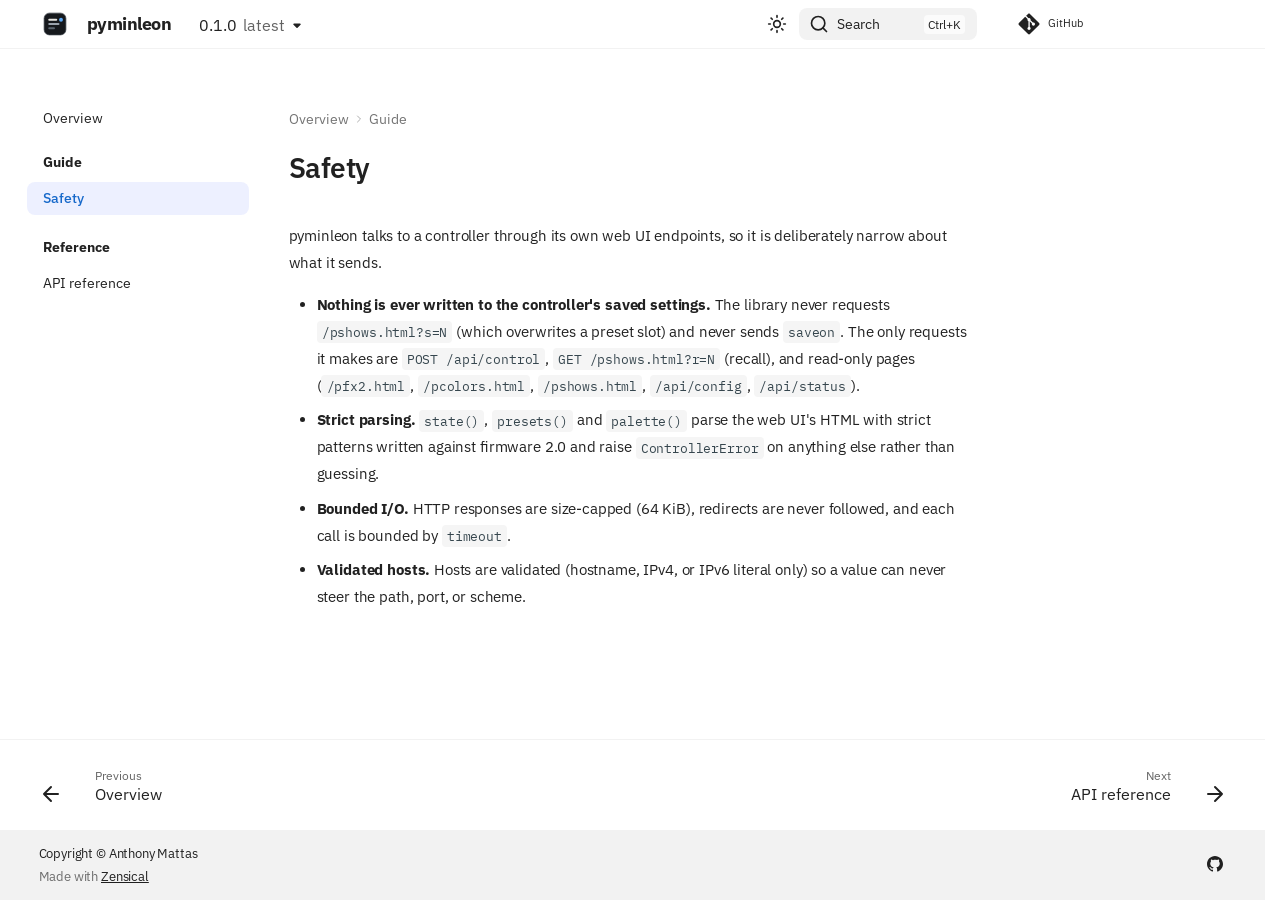
<file: dev/guide/safety/index.html>
<!doctype html>
<html lang="en" class="no-js">
  <head>
    
      <meta charset="utf-8">
      <meta name="viewport" content="width=device-width,initial-scale=1">
      
        <meta name="description" content="Asyncio control of Minleon NDB-Pro LED controllers built-in effects over HTTP">
      
      
        <meta name="author" content="Anthony Mattas">
      
      
        <link rel="canonical" href="https://amattas.github.io/pyminleon/dev/guide/safety/">
      
      
      
        <link rel="prev" href="../..">
      
      
        <link rel="next" href="../../api/reference/">
      
      
        
      
      
      <link rel="icon" href="../../assets/favicon.svg">
      <meta name="generator" content="zensical-0.0.73">
    
    
      
        <title>Safety - pyminleon</title>
      
    
    
      
        
      
      <link rel="stylesheet" href="../../assets/stylesheets/modern/main.4ab2de0c.min.css">
      
        
          
        
        <link rel="stylesheet" href="../../assets/stylesheets/modern/palette.b60ce83d.min.css">
      
      


    
    
      
    
    
      
    
    
      <link rel="stylesheet" href="../../stylesheets/extra.css">
    
    <script>__md_scope=new URL("../..",location),__md_scope.pathname.endsWith("/")||(__md_scope=new URL(__md_scope.pathname+"/",location)),__md_hash=e=>[...e].reduce(((e,t)=>(e<<5)-e+t.charCodeAt(0)),0),__md_get=(e,t=localStorage,_=__md_scope)=>JSON.parse(t.getItem(_.pathname+"."+e)),__md_set=(e,t,_=localStorage,a=__md_scope)=>{try{_.setItem(a.pathname+"."+e,JSON.stringify(t))}catch(e){}},document.documentElement.setAttribute("data-platform",navigator.platform)</script>
    
      

    
    
  </head>
  
  
    
    
      
    
    
    
    
    <body dir="ltr" data-md-color-scheme="default" data-md-color-primary="custom" data-md-color-accent="custom">
  
    
    <input class="md-toggle" data-md-toggle="drawer" type="checkbox" id="__drawer" autocomplete="off">
    <input class="md-toggle" data-md-toggle="search" type="checkbox" id="__search" autocomplete="off">
    <label class="md-overlay" for="__drawer" aria-hidden="true"></label>
    <div data-md-component="skip">
      <a href="#__skip" class="md-skip">
        Skip to content
      </a>
    </div>
    <div data-md-component="announce">
      
    </div>
    
      <div data-md-color-scheme="default" data-md-component="outdated" hidden>
        
      </div>
    
    
      

  

<header class="md-header md-header--shadow" data-md-component="header">
  <nav class="md-header__inner md-grid" aria-label="Header">
    <a href="../.." title="pyminleon" class="md-header__button md-logo" aria-label="pyminleon" data-md-component="logo">
      
  <img src="../../assets/logo.svg" alt="pyminleon">

    </a>
    <label class="md-header__button md-icon" for="__drawer">
      
      <svg xmlns="http://www.w3.org/2000/svg" fill="none" stroke="currentColor" stroke-linecap="round" stroke-linejoin="round" stroke-width="2" class="lucide lucide-menu" viewBox="0 0 24 24"><path d="M4 5h16M4 12h16M4 19h16"/></svg>
      <span class="md-visually-hidden">Navigation</span>
    </label>
    <div class="md-header__title" data-md-component="header-title">
      <div class="md-header__ellipsis">
        <div class="md-header__topic">
          <span class="md-ellipsis">
            pyminleon
          </span>
        </div>
        <div class="md-header__topic" data-md-component="header-topic">
          <span class="md-ellipsis">
            
              Safety
            
          </span>
        </div>
      </div>
    </div>
    
      
        <form class="md-header__option" data-md-component="palette">
  
    
    
    
    <input class="md-option" data-md-color-media="(prefers-color-scheme: light)" data-md-color-scheme="default" data-md-color-primary="custom" data-md-color-accent="custom"  aria-label="Switch to dark mode"  type="radio" name="__palette" id="__palette_0">
    
      <label class="md-header__button md-icon" title="Switch to dark mode" for="__palette_1" hidden>
        <svg xmlns="http://www.w3.org/2000/svg" fill="none" stroke="currentColor" stroke-linecap="round" stroke-linejoin="round" stroke-width="2" class="lucide lucide-sun" viewBox="0 0 24 24"><circle cx="12" cy="12" r="4"/><path d="M12 2v2M12 20v2M4.93 4.93l1.41 1.41M17.66 17.66l1.41 1.41M2 12h2M20 12h2M6.34 17.66l-1.41 1.41M19.07 4.93l-1.41 1.41"/></svg>
      </label>
    
  
    
    
    
    <input class="md-option" data-md-color-media="(prefers-color-scheme: dark)" data-md-color-scheme="slate" data-md-color-primary="custom" data-md-color-accent="custom"  aria-label="Switch to light mode"  type="radio" name="__palette" id="__palette_1">
    
      <label class="md-header__button md-icon" title="Switch to light mode" for="__palette_0" hidden>
        <svg xmlns="http://www.w3.org/2000/svg" fill="none" stroke="currentColor" stroke-linecap="round" stroke-linejoin="round" stroke-width="2" class="lucide lucide-moon" viewBox="0 0 24 24"><path d="M20.985 12.486a9 9 0 1 1-9.473-9.472c.405-.022.617.46.402.803a6 6 0 0 0 8.268 8.268c.344-.215.825-.004.803.401"/></svg>
      </label>
    
  
</form>
      
    
    
      <script>var palette=__md_get("__palette");if(palette&&palette.color){if("(prefers-color-scheme)"===palette.color.media){var media=matchMedia("(prefers-color-scheme: light)"),input=document.querySelector(media.matches?"[data-md-color-media='(prefers-color-scheme: light)']":"[data-md-color-media='(prefers-color-scheme: dark)']");palette.color.media=input.getAttribute("data-md-color-media"),palette.color.scheme=input.getAttribute("data-md-color-scheme"),palette.color.primary=input.getAttribute("data-md-color-primary"),palette.color.accent=input.getAttribute("data-md-color-accent")}for(var[key,value]of Object.entries(palette.color))document.body.setAttribute("data-md-color-"+key,value)}</script>
    
    
    
      
      
        <label class="md-header__button md-icon" for="__search">
          
          <svg xmlns="http://www.w3.org/2000/svg" fill="none" stroke="currentColor" stroke-linecap="round" stroke-linejoin="round" stroke-width="2" class="lucide lucide-search" viewBox="0 0 24 24"><path d="m21 21-4.34-4.34"/><circle cx="11" cy="11" r="8"/></svg>
          <span class="md-visually-hidden">Search</span>
        </label>
        <div class="md-search" data-md-component="search" role="dialog" aria-label="Search">
  <button type="button" class="md-search__button">
    Search
  </button>
</div>
      
    
    <div class="md-header__source">
      
        <a href="https://github.com/amattas/pyminleon" title="Go to repository" class="md-source" data-md-component="source">
  <div class="md-source__icon md-icon">
    
    <svg xmlns="http://www.w3.org/2000/svg" viewBox="0 0 448 512"><!--! Font Awesome Free 7.3.1 by @fontawesome - https://fontawesome.com License - https://fontawesome.com/license/free (Icons: CC BY 4.0, Fonts: SIL OFL 1.1, Code: MIT License) Copyright 2026 Fonticons, Inc.--><path fill="currentColor" d="M439.6 236.1 244 40.5c-5.4-5.5-12.8-8.5-20.4-8.5s-15 3-20.4 8.4L162.5 81l51.5 51.5c27.1-9.1 52.7 16.8 43.4 43.7l49.7 49.7c34.2-11.8 61.2 31 35.5 56.7-26.5 26.5-70.2-2.9-56-37.3L240.3 199v121.9c25.3 12.5 22.3 41.8 9.1 55-6.4 6.4-15.2 10.1-24.3 10.1s-17.8-3.6-24.3-10.1c-17.6-17.6-11.1-46.9 11.2-56v-123c-20.8-8.5-24.6-30.7-18.6-45L142.6 101 8.5 235.1C3 240.6 0 247.9 0 255.5s3 15 8.5 20.4l195.6 195.7c5.4 5.4 12.7 8.4 20.4 8.4s15-3 20.4-8.4l194.7-194.7c5.4-5.4 8.4-12.8 8.4-20.4s-3-15-8.4-20.4"/></svg>
  </div>
  <div class="md-source__repository">
    GitHub
  </div>
</a>
      
    </div>
  </nav>
  
</header>
    
    <div class="md-container" data-md-component="container">
      
      
        
          
        
      
      <main class="md-main" data-md-component="main">
        <div class="md-main__inner md-grid">
          
            
              
              <div class="md-sidebar md-sidebar--primary" data-md-component="sidebar" data-md-type="navigation" >
                <div class="md-sidebar__scrollwrap">
                  <div class="md-sidebar__inner">
                    



<nav class="md-nav md-nav--primary" aria-label="Navigation" data-md-level="0">
  <label class="md-nav__title" for="__drawer">
    <a href="../.." title="pyminleon" class="md-nav__button md-logo" aria-label="pyminleon" data-md-component="logo">
      
  <img src="../../assets/logo.svg" alt="pyminleon">

    </a>
    pyminleon
  </label>
  
    <div class="md-nav__source">
      <a href="https://github.com/amattas/pyminleon" title="Go to repository" class="md-source" data-md-component="source">
  <div class="md-source__icon md-icon">
    
    <svg xmlns="http://www.w3.org/2000/svg" viewBox="0 0 448 512"><!--! Font Awesome Free 7.3.1 by @fontawesome - https://fontawesome.com License - https://fontawesome.com/license/free (Icons: CC BY 4.0, Fonts: SIL OFL 1.1, Code: MIT License) Copyright 2026 Fonticons, Inc.--><path fill="currentColor" d="M439.6 236.1 244 40.5c-5.4-5.5-12.8-8.5-20.4-8.5s-15 3-20.4 8.4L162.5 81l51.5 51.5c27.1-9.1 52.7 16.8 43.4 43.7l49.7 49.7c34.2-11.8 61.2 31 35.5 56.7-26.5 26.5-70.2-2.9-56-37.3L240.3 199v121.9c25.3 12.5 22.3 41.8 9.1 55-6.4 6.4-15.2 10.1-24.3 10.1s-17.8-3.6-24.3-10.1c-17.6-17.6-11.1-46.9 11.2-56v-123c-20.8-8.5-24.6-30.7-18.6-45L142.6 101 8.5 235.1C3 240.6 0 247.9 0 255.5s3 15 8.5 20.4l195.6 195.7c5.4 5.4 12.7 8.4 20.4 8.4s15-3 20.4-8.4l194.7-194.7c5.4-5.4 8.4-12.8 8.4-20.4s-3-15-8.4-20.4"/></svg>
  </div>
  <div class="md-source__repository">
    GitHub
  </div>
</a>
    </div>
  
  <ul class="md-nav__list" data-md-scrollfix>
    
      
      
  
  
  
  
    <li class="md-nav__item">
      <a href="../.." class="md-nav__link">
        
  
  
  <span class="md-ellipsis">
    
  
  Overview

    
  </span>
  
  

      </a>
    </li>
  

    
      
      
  
  
    
  
  
  
    
    
      
        
      
    
    
    
      
        
        
      
    
    
    <li class="md-nav__item md-nav__item--active md-nav__item--section md-nav__item--nested">
      
        
        
        <input class="md-nav__toggle md-toggle " type="checkbox" id="__nav_2" checked>
        
          
          <label class="md-nav__link" for="__nav_2" id="__nav_2_label" tabindex="">
            
  
  
  <span class="md-ellipsis">
    
  
  Guide

    
  </span>
  
  

            <span class="md-nav__icon md-icon"></span>
          </label>
        
        
          <nav class="md-nav" data-md-level="1" aria-labelledby="__nav_2_label" aria-expanded="true">
            <label class="md-nav__title" for="__nav_2">
              <span class="md-nav__icon md-icon"></span>
              
  
  Guide

            </label>
            <ul class="md-nav__list" data-md-scrollfix>
              
                
                  
  
  
    
  
  
  
    <li class="md-nav__item md-nav__item--active">
      
      
      
      
        
      
      
      <a href="././" class="md-nav__link md-nav__link--active">
        
  
  
  <span class="md-ellipsis">
    
  
  Safety

    
  </span>
  
  

      </a>
      
    </li>
  

                
              
            </ul>
          </nav>
        
      
    </li>
  

    
      
      
  
  
  
  
    
    
      
        
      
    
    
    
      
        
        
      
    
    
    <li class="md-nav__item md-nav__item--section md-nav__item--nested">
      
        
        
        <input class="md-nav__toggle md-toggle " type="checkbox" id="__nav_3" >
        
          
          <label class="md-nav__link" for="__nav_3" id="__nav_3_label" tabindex="">
            
  
  
  <span class="md-ellipsis">
    
  
  Reference

    
  </span>
  
  

            <span class="md-nav__icon md-icon"></span>
          </label>
        
        
          <nav class="md-nav" data-md-level="1" aria-labelledby="__nav_3_label" aria-expanded="false">
            <label class="md-nav__title" for="__nav_3">
              <span class="md-nav__icon md-icon"></span>
              
  
  Reference

            </label>
            <ul class="md-nav__list" data-md-scrollfix>
              
                
                  
  
  
  
  
    <li class="md-nav__item">
      <a href="../../api/reference/" class="md-nav__link">
        
  
  
  <span class="md-ellipsis">
    
  
  API reference

    
  </span>
  
  

      </a>
    </li>
  

                
              
            </ul>
          </nav>
        
      
    </li>
  

    
  </ul>
</nav>
                  </div>
                </div>
              </div>
            
            
              
              <div class="md-sidebar md-sidebar--secondary" data-md-component="sidebar" data-md-type="toc" >
                <div class="md-sidebar__scrollwrap">
                  
                    
                    
                    
                      
                    
                    
                  
                  <div class="md-sidebar__inner">
                    


<nav class="md-nav md-nav--secondary" aria-label="On this page">
  
  
  
    
  
  
</nav>
                  </div>
                </div>
              </div>
            
          
          
            <div class="md-content" data-md-component="content">
              
                



  


  <nav class="md-path" aria-label="Navigation" >
    <ol class="md-path__list">
      
        
  
  
    <li class="md-path__item">
      <a href="../.." class="md-path__link">
        
  
  <span class="md-ellipsis">
    Overview
  </span>

      </a>
    </li>
  

      
      
        
  
  
    
    
      
        
      
    
    
    
    
      <li class="md-path__item">
        <a href="././" class="md-path__link">
          
  
  <span class="md-ellipsis">
    Guide
  </span>

        </a>
      </li>
    
  

      
    </ol>
  </nav>

              
              <article class="md-content__inner md-typeset">
                <a id="__skip" tabindex="-1"></a>
                
                  

  
  


<h1 id="safety">Safety<a class="headerlink" href="#safety" title="Permanent link">&para;</a></h1>
<p>pyminleon talks to a controller through its own web UI endpoints, so it is
deliberately narrow about what it sends.</p>
<ul>
<li><strong>Nothing is ever written to the controller's saved settings.</strong> The library never
  requests <code>/pshows.html?s=N</code> (which overwrites a preset slot) and never sends
  <code>saveon</code>. The only requests it makes are <code>POST /api/control</code>,
  <code>GET /pshows.html?r=N</code> (recall), and read-only pages (<code>/pfx2.html</code>,
  <code>/pcolors.html</code>, <code>/pshows.html</code>, <code>/api/config</code>, <code>/api/status</code>).</li>
<li><strong>Strict parsing.</strong> <code>state()</code>, <code>presets()</code> and <code>palette()</code> parse the web UI's HTML with strict
  patterns written against firmware 2.0 and raise <code>ControllerError</code> on anything
  else rather than guessing.</li>
<li><strong>Bounded I/O.</strong> HTTP responses are size-capped (64 KiB), redirects are never
  followed, and each call is bounded by <code>timeout</code>.</li>
<li><strong>Validated hosts.</strong> Hosts are validated (hostname, IPv4, or IPv6 literal only)
  so a value can never steer the path, port, or scheme.</li>
</ul>














                
              </article>
            </div>
          
          
<script>var target=document.getElementById(location.hash.slice(1));target&&target.name&&(target.checked=target.name.startsWith("__tabbed_"))</script>
        </div>
        
          <button type="button" class="md-top md-icon" data-md-component="top" hidden>
  
  <svg xmlns="http://www.w3.org/2000/svg" fill="none" stroke="currentColor" stroke-linecap="round" stroke-linejoin="round" stroke-width="2" class="lucide lucide-circle-arrow-up" viewBox="0 0 24 24"><circle cx="12" cy="12" r="10"/><path d="m16 12-4-4-4 4M12 16V8"/></svg>
  Back to top
</button>
        
      </main>
      
        <footer class="md-footer">
  
    
      
      <nav class="md-footer__inner md-grid" aria-label="Footer" >
        
          
          <a href="../.." class="md-footer__link md-footer__link--prev" aria-label="Previous: Overview">
            <div class="md-footer__button md-icon">
              
              <svg xmlns="http://www.w3.org/2000/svg" fill="none" stroke="currentColor" stroke-linecap="round" stroke-linejoin="round" stroke-width="2" class="lucide lucide-arrow-left" viewBox="0 0 24 24"><path d="m12 19-7-7 7-7M19 12H5"/></svg>
            </div>
            <div class="md-footer__title">
              <span class="md-footer__direction">
                Previous
              </span>
              <div class="md-ellipsis">
                Overview
              </div>
            </div>
          </a>
        
        
          
          <a href="../../api/reference/" class="md-footer__link md-footer__link--next" aria-label="Next: API reference">
            <div class="md-footer__title">
              <span class="md-footer__direction">
                Next
              </span>
              <div class="md-ellipsis">
                API reference
              </div>
            </div>
            <div class="md-footer__button md-icon">
              
              <svg xmlns="http://www.w3.org/2000/svg" fill="none" stroke="currentColor" stroke-linecap="round" stroke-linejoin="round" stroke-width="2" class="lucide lucide-arrow-right" viewBox="0 0 24 24"><path d="M5 12h14M12 5l7 7-7 7"/></svg>
            </div>
          </a>
        
      </nav>
    
  
  <div class="md-footer-meta md-typeset">
    <div class="md-footer-meta__inner md-grid">
      <div class="md-copyright">
  
    <div class="md-copyright__highlight">
      Copyright &copy; Anthony Mattas
    </div>
  
  
    Made with
    <a href="https://zensical.org/" target="_blank" rel="noopener">
      Zensical
    </a>
  
</div>
      
        
<div class="md-social">
  
    
    
    
    
      
      
    
    <a href="https://github.com/amattas/pyminleon" target="_blank" rel="noopener" title="github.com" class="md-social__link">
      <svg xmlns="http://www.w3.org/2000/svg" viewBox="0 0 512 512"><!--! Font Awesome Free 7.3.1 by @fontawesome - https://fontawesome.com License - https://fontawesome.com/license/free (Icons: CC BY 4.0, Fonts: SIL OFL 1.1, Code: MIT License) Copyright 2026 Fonticons, Inc.--><path fill="currentColor" d="M216.5 362.5c-66-8-112.5-55.5-112.5-117 0-25 9-52 24-70-6.5-16.5-5.5-51.5 2-66 20-2.5 47 8 63 22.5 19-6 39-9 63.5-9s44.5 3 62.5 8.5c15.5-14 43-24.5 63-22 7 13.5 8 48.5 1.5 65.5 16 19 24.5 44.5 24.5 70.5 0 61.5-46.5 108-113.5 116.5 17 11 28.5 35 28.5 62.5v52c0 15 12.5 23.5 27.5 17.5C441 459.5 512 369 512 257 512 115.5 397 0 255.5 0S0 115.5 0 257c0 111 70.5 203 165.5 237.5 13.5 5 26.5-4 26.5-17.5v-40c-7 3-16 5-24 5-33 0-52.5-18-66.5-51.5-5.5-13.5-11.5-21.5-23-23-6-.5-8-3-8-6 0-6 10-10.5 20-10.5 14.5 0 27 9 40 27.5 10 14.5 20.5 21 33 21s20.5-4.5 32-16c8.5-8.5 15-16 21-21"/></svg>
    </a>
  
</div>
      
    </div>
  </div>
</footer>
      
    </div>
    <div class="md-dialog" data-md-component="dialog" role="status" aria-atomic="true">
      <div class="md-dialog__inner md-typeset"></div>
    </div>
    
    
    
      
      
      
      
        
        
      <script id="__config" type="application/json">{"annotate":null,"base":"../..","features":["content.code.annotate","content.code.copy","content.footnote.tooltips","content.tooltips","navigation.footer","navigation.indexes","navigation.instant","navigation.instant.prefetch","navigation.path","navigation.sections","navigation.top","navigation.tracking","search.highlight"],"redirect":null,"search":"../../assets/javascripts/workers/search.c47bb847.min.js","tags":null,"translations":{"clipboard.copied":"Copied to clipboard","clipboard.copy":"Copy to clipboard","clipboard.error":"Could not copy to clipboard","search.result.more.one":"1 more on this page","search.result.more.other":"# more on this page","search.result.none":"No matching documents","search.result.one":"1 matching document","search.result.other":"# matching documents","search.result.placeholder":"Type to start searching","search.result.term.missing":"Missing","select.version":"Select version"},"version":{"alias":true,"default":"latest","provider":"mike"}}</script>
    
    
      <script src="../../assets/javascripts/bundle.77dd0ce9.min.js"></script>
      
    
  </body>
</html>
</file>
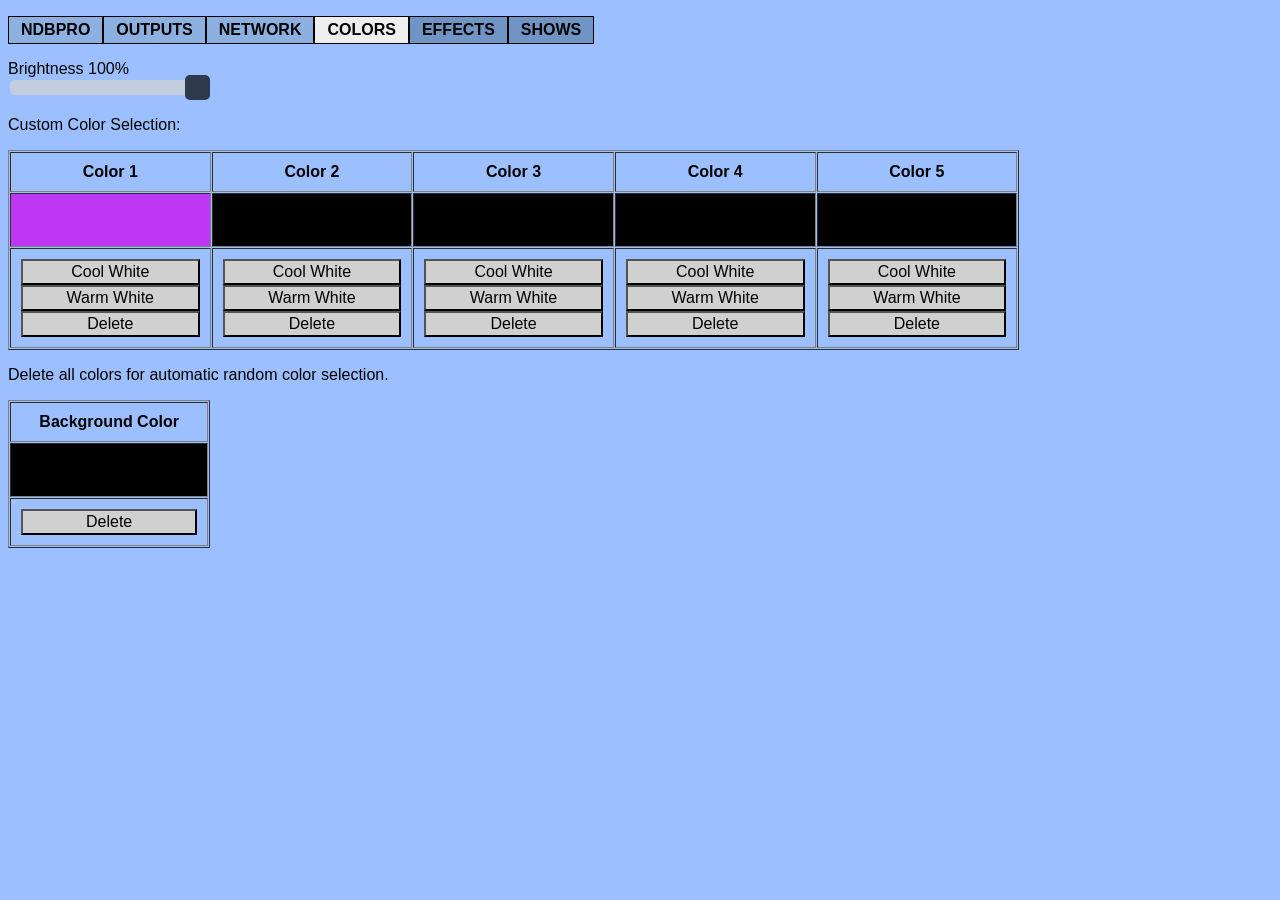
<file: tests/fixtures/ndbpro/pcolors.html>
<!DOCTYPE html><html><head><title>NDBPRO</title><meta name="viewport" content="width=device-width, initial-scale=1.0"><style>body,p,a,th {font-family:Arial,Sans-serif;font-size:100%;background-color:#9cc0ff;}button,input {font-family:inherit;font-size:100%;}.btable {width:80%;}td {font-family:Arial,Sans-serif;font-size:100%;text-align:center;}.button {background-color: #d0d0d0; border: 1px solid black; border-radius: 10px; color: black; padding: 4px;text-align: center; text-decoration: none; display: inline-block; font-size: 32px; margin: 4px 2px;}ul#navmenu { width: 100%; padding: 0; margin: 0 list-style-type: none; overflow: hidden; }ul#navmenu li { font-family: verdana; font-weight: bold; display: inline; float: left; border-style: solid; border-width: 1px; }ul#navmenu li a { display: inline-block; padding: 4px 12px; text-decoration: none; color: black; font-size: 16px; }ul#navmenu li a:hover { background-color: #d0d000; }input[type='color']{opacity: 0; display: block; width: 100%; height: 32px; border: none;}.bfx {border: 1px solid #1010f0;}.sel {background-color: #eeeeee;}.nsel {background-color: #8cb0e0;}.nselfx {background-color: #7094c4;}.smallbutt {width: 100%; height: 30%; background-color: #d0d0d0; padding: 2px;}.nowrap {white-space: nowrap;}.ptable {border: 1px solid black; border-collapse: collapse;}.ptable th {border: 1px solid black; background-color: #f0f0f0;}.ptable td {border: 1px solid black; background-color: #dddddd;}.ok {background-color: #40ff40;}.bad {background-color: #ff4040;}.tdef {background-color: #dddddd;}.ctable {border: 1px solid black; border-collapse: collapse;}.ctable th {border: 1px solid black; background-color: #f0f0f0;}.ctable td {border: 1px solid black; }.slbox { width: 200px; height: 40px; }.slider { -webkit-appearance: none; width: 100%; height: 15px; border-radius: 5px; background: #d3d3d3; outline: none; opacity: 0.7; -webkit-transition: .2s; transition: opacity .2s;}
.slider:hover { opacity: 1; }
.slider::-webkit-slider-thumb { -webkit-appearance: none; appearance: none; width: 25px; height: 25px; border-radius: 20%; background: #000000; cursor: pointer; }
.slider::-moz-range-thumb { width: 25px; height: 25px; border-radius: 20%; background: #000000; cursor: pointer; }
</style></head><body><ul id='navmenu'><li><a class='nsel' href="/psys.html">NDBPRO</a></li><li><a class='nsel' href="/pout.html">OUTPUTS</a></li><li><a class='nsel' href="/pnet.html">NETWORK</a></li><li><a class='sel' href="/pcolors.html">COLORS</a></li><li><a class='nselfx' href="/pfx2.html">EFFECTS</a></li><li><a class='nselfx' href="/pshows.html">SHOWS</a></li></ul><script>function setcolor(n,v,d){b = document.getElementById('bc'+n); b.style.backgroundColor = d;send_color(n,v);};function pickcolor(n){e = document.getElementById('c'+n); v=e.value;b = document.getElementById('bc'+n); b.style.backgroundColor = v;send_color(n,v); }const debounce = (func, delay) => {
let debounceTimer
return function() {
  const context = this
  const args = arguments
    clearTimeout(debounceTimer)
       debounceTimer
       = setTimeout(() => func.apply(context, args), delay)
}};
function send_control(name,val) {var xr = new XMLHttpRequest();xr.onreadystatechange=function(){if (this.readyState == 4 && this.status == 200) {re=this.responseText;}};xr.open('POST','/api/control',true);xr.send('{"'+name+'":"'+val+'"}');};function send_color(n,val) {var xr = new XMLHttpRequest();xr.onreadystatechange=function(){if (this.readyState == 4 && this.status == 200) {re=this.responseText;}};xr.open('POST','/api/control',true);xr.send('{"color":{"i":' + n + ',"c":"' + val + '"}}');};</script><div class='slbox'><label for='brightness'>Brightness </label><span id='brightval'>100%</span><input type='range' min='1' max='100' class='slider Cint' value='100'></div><p><p>Custom Color Selection:<p><table class='btable' border=1 cellspacing=1 cellpadding=10><tr>
<th>Color 1
<th>Color 2
<th>Color 3
<th>Color 4
<th>Color 5
<tr><td id='bc1' bgcolor="#be38f3"><input type='color' id='c1' onchange='pickcolor(1)'></td><td id='bc2' bgcolor="#000000"><input type='color' id='c2' onchange='pickcolor(2)'></td><td id='bc3' bgcolor="#000000"><input type='color' id='c3' onchange='pickcolor(3)'></td><td id='bc4' bgcolor="#000000"><input type='color' id='c4' onchange='pickcolor(4)'></td><td id='bc5' bgcolor="#000000"><input type='color' id='c5' onchange='pickcolor(5)'></td><tr><td><button class='smallbutt' onclick='setcolor(1,"#feffff","#ffffff")'">Cool White</button><br><button class='smallbutt' onclick='setcolor(1,"#ffffff","#c69740")'">Warm White</button><br><button class='smallbutt' onclick='setcolor(1,"#000000","#000000")'">Delete</button></td><td><button class='smallbutt' onclick='setcolor(2,"#feffff","#ffffff")'">Cool White</button><br><button class='smallbutt' onclick='setcolor(2,"#ffffff","#c69740")'">Warm White</button><br><button class='smallbutt' onclick='setcolor(2,"#000000","#000000")'">Delete</button></td><td><button class='smallbutt' onclick='setcolor(3,"#feffff","#ffffff")'">Cool White</button><br><button class='smallbutt' onclick='setcolor(3,"#ffffff","#c69740")'">Warm White</button><br><button class='smallbutt' onclick='setcolor(3,"#000000","#000000")'">Delete</button></td><td><button class='smallbutt' onclick='setcolor(4,"#feffff","#ffffff")'">Cool White</button><br><button class='smallbutt' onclick='setcolor(4,"#ffffff","#c69740")'">Warm White</button><br><button class='smallbutt' onclick='setcolor(4,"#000000","#000000")'">Delete</button></td><td><button class='smallbutt' onclick='setcolor(5,"#feffff","#ffffff")'">Cool White</button><br><button class='smallbutt' onclick='setcolor(5,"#ffffff","#c69740")'">Warm White</button><br><button class='smallbutt' onclick='setcolor(5,"#000000","#000000")'">Delete</button></td></table><p>
Delete all colors for automatic random color selection.
<p><table class='btable' border=1 cellspacing=1 cellpadding=10 style='width:16%'><tr><th>Background Color</th></tr>
<td id='bc6' bgcolor="#000000"><input type='color' id='c6' onchange='pickcolor(6)'></td><tr><td><button class='smallbutt' onclick='setcolor(6,"#000000","#000000")'">Delete</button></td></tr></table><p>
<script>var qlist = document.querySelectorAll('.Cint');qlist.forEach(function(e){ e.addEventListener('input',debounce(function(){send_control('int',e.value); document.getElementById('brightval').innerHTML = e.value + '&#37';},50)); });</script></body></html>
</file>
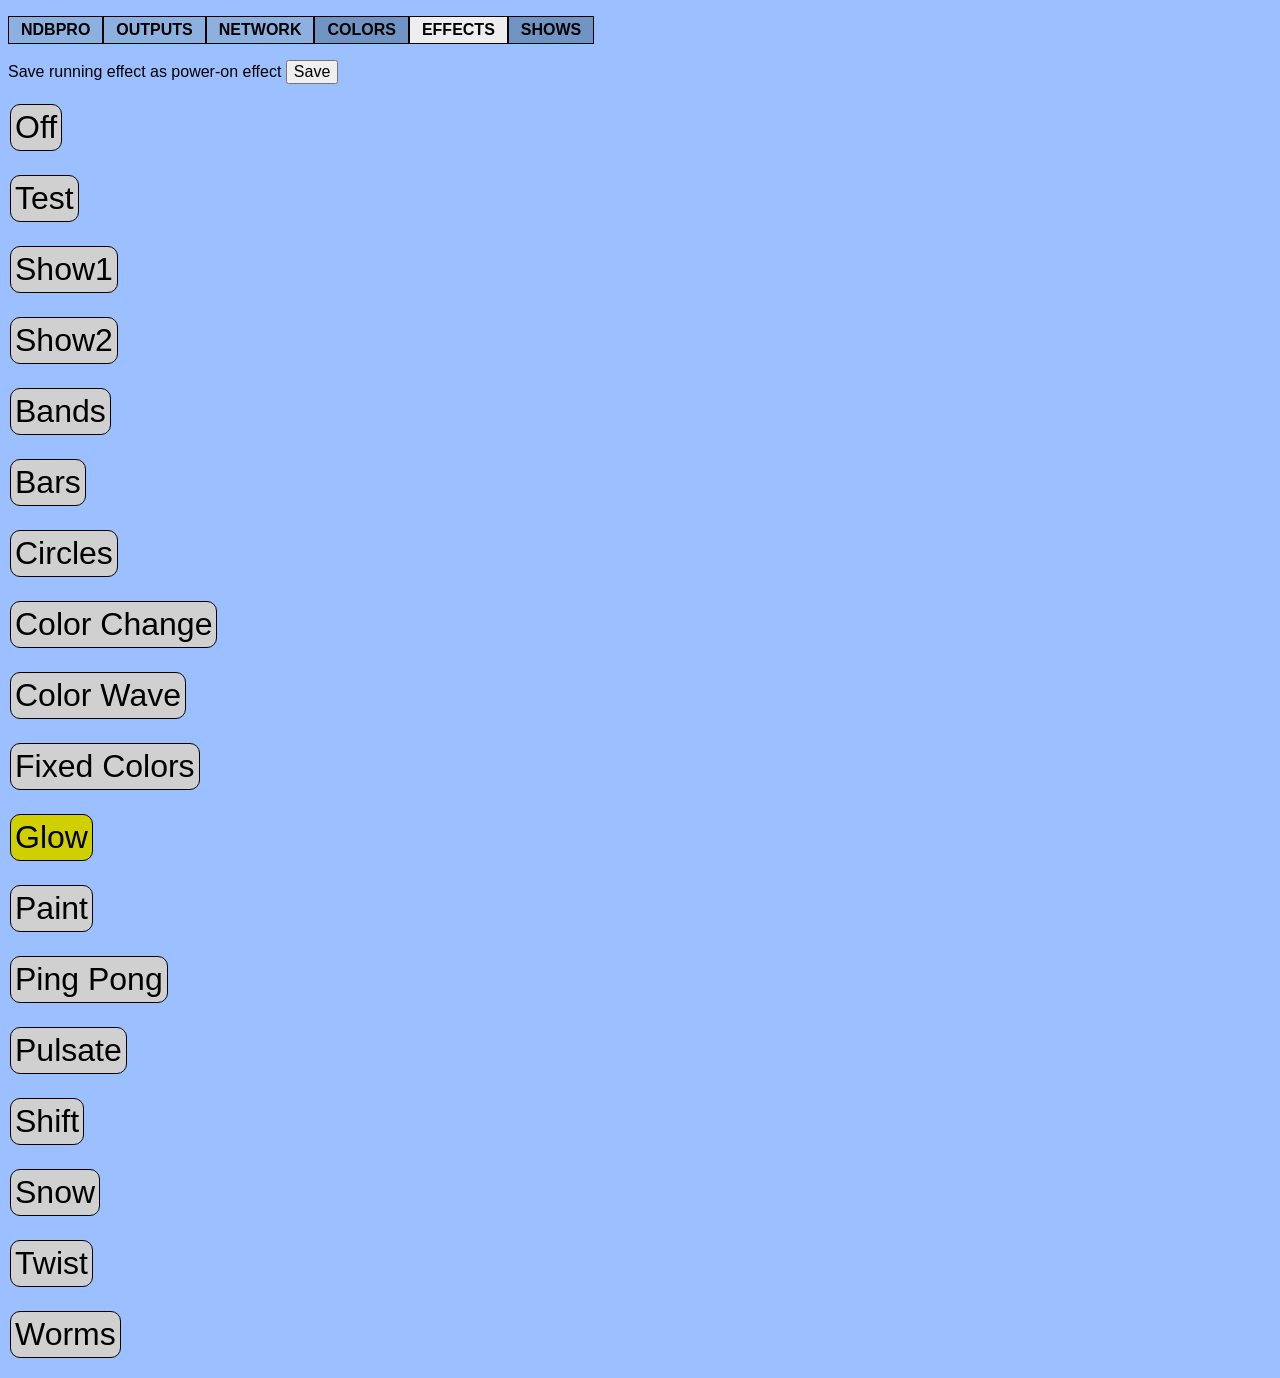
<file: tests/fixtures/ndbpro/pfx2.html>
<!DOCTYPE html><html><head><title>NDBPRO</title><meta name="viewport" content="width=device-width, initial-scale=1.0"><style>body,p,a,th {font-family:Arial,Sans-serif;font-size:100%;background-color:#9cc0ff;}button,input {font-family:inherit;font-size:100%;}.btable {width:80%;}td {font-family:Arial,Sans-serif;font-size:100%;text-align:center;}.button {background-color: #d0d0d0; border: 1px solid black; border-radius: 10px; color: black; padding: 4px;text-align: center; text-decoration: none; display: inline-block; font-size: 32px; margin: 4px 2px;}ul#navmenu { width: 100%; padding: 0; margin: 0 list-style-type: none; overflow: hidden; }ul#navmenu li { font-family: verdana; font-weight: bold; display: inline; float: left; border-style: solid; border-width: 1px; }ul#navmenu li a { display: inline-block; padding: 4px 12px; text-decoration: none; color: black; font-size: 16px; }ul#navmenu li a:hover { background-color: #d0d000; }input[type='color']{opacity: 0; display: block; width: 100%; height: 32px; border: none;}.bfx {border: 1px solid #1010f0;}.sel {background-color: #eeeeee;}.nsel {background-color: #8cb0e0;}.nselfx {background-color: #7094c4;}.smallbutt {width: 100%; height: 30%; background-color: #d0d0d0; padding: 2px;}.nowrap {white-space: nowrap;}.ptable {border: 1px solid black; border-collapse: collapse;}.ptable th {border: 1px solid black; background-color: #f0f0f0;}.ptable td {border: 1px solid black; background-color: #dddddd;}.ok {background-color: #40ff40;}.bad {background-color: #ff4040;}.tdef {background-color: #dddddd;}.ctable {border: 1px solid black; border-collapse: collapse;}.ctable th {border: 1px solid black; background-color: #f0f0f0;}.ctable td {border: 1px solid black; }.slbox { width: 200px; height: 40px; }.slider { -webkit-appearance: none; width: 100%; height: 15px; border-radius: 5px; background: #d3d3d3; outline: none; opacity: 0.7; -webkit-transition: .2s; transition: opacity .2s;}
.slider:hover { opacity: 1; }
.slider::-webkit-slider-thumb { -webkit-appearance: none; appearance: none; width: 25px; height: 25px; border-radius: 20%; background: #000000; cursor: pointer; }
.slider::-moz-range-thumb { width: 25px; height: 25px; border-radius: 20%; background: #000000; cursor: pointer; }
</style></head><body><ul id='navmenu'><li><a class='nsel' href="/psys.html">NDBPRO</a></li><li><a class='nsel' href="/pout.html">OUTPUTS</a></li><li><a class='nsel' href="/pnet.html">NETWORK</a></li><li><a class='nselfx' href="/pcolors.html">COLORS</a></li><li><a class='sel' href="/pfx2.html">EFFECTS</a></li><li><a class='nselfx' href="/pshows.html">SHOWS</a></li></ul><style>.hid {display:none;}.viz {display:block;}.psel {background-color: #d0d000;}.pnsel {background-color: #d0d0d0;}</style><script>const debounce = (func, delay) => {
let debounceTimer
return function() {
  const context = this
  const args = arguments
    clearTimeout(debounceTimer)
       debounceTimer
       = setTimeout(() => func.apply(context, args), delay)
}};
var lastfxid = 16;function fx2b(name,id){if (lastfxid > 0) {le=document.getElementById('ct'+lastfxid); le.classList.remove('viz');le.classList.add('hid'); le=document.getElementById('fxb'+lastfxid);le.classList.remove('psel');le.classList.add('pnsel');};e=document.getElementById('ct'+id);e.classList.add('viz');e.classList.remove('hid');lastfxid=id;e=document.getElementById('fxb'+id);e.classList.remove('pnsel');e.classList.add('psel');send_control('fx',name);};function slider(name,val){alert(name + ' ' + val);};</script>
Save running effect as power-on effect <button onclick="send_control('saveon',1)">Save</button><p><p><button id='fxb4' class='pnsel button' onclick='fx2b("Off",4)'>Off</button>
<div id='ct4' class='hid'><div></div></div>
<p><button id='fxb9' class='pnsel button' onclick='fx2b("Test",9)'>Test</button>
<div id='ct9' class='hid'><div></div></div>
<p><button id='fxb11' class='pnsel button' onclick='fx2b("Show1",11)'>Show1</button>
<div id='ct11' class='hid'><div></div></div>
<p><button id='fxb12' class='pnsel button' onclick='fx2b("Show2",12)'>Show2</button>
<div id='ct12' class='hid'><div></div></div>
<p><button id='fxb13' class='pnsel button' onclick='fx2b("Bands",13)'>Bands</button>
<div id='ct13' class='hid'><div class='slbox'><label for='speed'>Speed</label><input type='range' min='0' max='100' class='slider Cspeed' value='50'></div><div><label for='flip'>Flip</label><input type='checkbox' class='Cdir' ><label for='rotate'>Rotate</label><input type='checkbox' class='Crotate' ></div></div>
<p><button id='fxb7' class='pnsel button' onclick='fx2b("Bars",7)'>Bars</button>
<div id='ct7' class='hid'><div class='slbox'><label for='speed'>Speed</label><input type='range' min='0' max='100' class='slider Cspeed' value='50'></div><div class='slbox'><label for='trails'>Trails</label><input type='range' min='0' max='100' class='slider Ctrails' value='0'></div><div class='slbox'><label for='spacing'>Spacing</label><input type='range' min='1' max='100' class='slider Cspacing' value='0'></div><div><label for='flip'>Flip</label><input type='checkbox' class='Cdir' ><label for='rotate'>Rotate</label><input type='checkbox' class='Crotate' ></div></div>
<p><button id='fxb8' class='pnsel button' onclick='fx2b("Circles",8)'>Circles</button>
<div id='ct8' class='hid'><div class='slbox'><label for='speed'>Speed</label><input type='range' min='0' max='100' class='slider Cspeed' value='50'></div><div class='slbox'><label for='trails'>Trails</label><input type='range' min='0' max='100' class='slider Ctrails' value='0'></div><div class='slbox'><label for='spacing'>Spacing</label><input type='range' min='1' max='100' class='slider Cspacing' value='0'></div><div></div></div>
<p><button id='fxb5' class='pnsel button' onclick='fx2b("Color Change",5)'>Color Change</button>
<div id='ct5' class='hid'><div class='slbox'><label for='speed'>Speed</label><input type='range' min='0' max='100' class='slider Cspeed' value='50'></div><div></div></div>
<p><button id='fxb1' class='pnsel button' onclick='fx2b("Color Wave",1)'>Color Wave</button>
<div id='ct1' class='hid'><div class='slbox'><label for='speed'>Speed</label><input type='range' min='0' max='100' class='slider Cspeed' value='50'></div><div class='slbox'><label for='spacing'>Spacing</label><input type='range' min='1' max='100' class='slider Cspacing' value='0'></div><div><label for='flip'>Flip</label><input type='checkbox' class='Cdir' ><label for='rotate'>Rotate</label><input type='checkbox' class='Crotate' ></div></div>
<p><button id='fxb18' class='pnsel button' onclick='fx2b("Fixed Colors",18)'>Fixed Colors</button>
<div id='ct18' class='hid'><div class='slbox'><label for='spacing'>Spacing</label><input type='range' min='1' max='100' class='slider Cspacing' value='0'></div><div><label for='flip'>Flip</label><input type='checkbox' class='Cdir' ><label for='rotate'>Rotate</label><input type='checkbox' class='Crotate' ></div></div>
<p><button id='fxb16' class='psel button' onclick='fx2b("Glow",16)'>Glow</button>
<div id='ct16' class='hid'><div></div></div>
<p><button id='fxb15' class='pnsel button' onclick='fx2b("Paint",15)'>Paint</button>
<div id='ct15' class='hid'><div class='slbox'><label for='speed'>Speed</label><input type='range' min='0' max='100' class='slider Cspeed' value='50'></div><div><label for='flip'>Flip</label><input type='checkbox' class='Cdir' ><label for='rotate'>Rotate</label><input type='checkbox' class='Crotate' ></div></div>
<p><button id='fxb2' class='pnsel button' onclick='fx2b("Ping Pong",2)'>Ping Pong</button>
<div id='ct2' class='hid'><div class='slbox'><label for='speed'>Speed</label><input type='range' min='0' max='100' class='slider Cspeed' value='50'></div><div class='slbox'><label for='trails'>Trails</label><input type='range' min='0' max='100' class='slider Ctrails' value='0'></div><div></div></div>
<p><button id='fxb10' class='pnsel button' onclick='fx2b("Pulsate",10)'>Pulsate</button>
<div id='ct10' class='hid'><div class='slbox'><label for='speed'>Speed</label><input type='range' min='0' max='100' class='slider Cspeed' value='50'></div><div class='slbox'><label for='amount'>Amount</label><input type='range' min='1' max='100' class='slider Camount' value='10'></div><div></div></div>
<p><button id='fxb17' class='pnsel button' onclick='fx2b("Shift",17)'>Shift</button>
<div id='ct17' class='hid'><div class='slbox'><label for='speed'>Speed</label><input type='range' min='0' max='100' class='slider Cspeed' value='50'></div><div class='slbox'><label for='trails'>Trails</label><input type='range' min='0' max='100' class='slider Ctrails' value='0'></div><div class='slbox'><label for='spacing'>Spacing</label><input type='range' min='1' max='100' class='slider Cspacing' value='0'></div><div><label for='flip'>Flip</label><input type='checkbox' class='Cdir' ><label for='rotate'>Rotate</label><input type='checkbox' class='Crotate' ></div></div>
<p><button id='fxb3' class='pnsel button' onclick='fx2b("Snow",3)'>Snow</button>
<div id='ct3' class='hid'><div class='slbox'><label for='speed'>Speed</label><input type='range' min='0' max='100' class='slider Cspeed' value='50'></div><div class='slbox'><label for='trails'>Trails</label><input type='range' min='0' max='100' class='slider Ctrails' value='0'></div><div class='slbox'><label for='amount'>Amount</label><input type='range' min='1' max='100' class='slider Camount' value='10'></div><div><label for='flip'>Flip</label><input type='checkbox' class='Cdir' ><label for='rotate'>Rotate</label><input type='checkbox' class='Crotate' ></div></div>
<p><button id='fxb6' class='pnsel button' onclick='fx2b("Twist",6)'>Twist</button>
<div id='ct6' class='hid'><div class='slbox'><label for='speed'>Speed</label><input type='range' min='0' max='100' class='slider Cspeed' value='50'></div><div class='slbox'><label for='trails'>Trails</label><input type='range' min='0' max='100' class='slider Ctrails' value='0'></div><div class='slbox'><label for='amount'>Amount</label><input type='range' min='1' max='100' class='slider Camount' value='10'></div><div><label for='flip'>Flip</label><input type='checkbox' class='Cdir' ><label for='rotate'>Rotate</label><input type='checkbox' class='Crotate' ></div></div>
<p><button id='fxb14' class='pnsel button' onclick='fx2b("Worms",14)'>Worms</button>
<div id='ct14' class='hid'><div class='slbox'><label for='speed'>Speed</label><input type='range' min='0' max='100' class='slider Cspeed' value='50'></div><div class='slbox'><label for='amount'>Amount</label><input type='range' min='1' max='100' class='slider Camount' value='10'></div><div></div></div>

<script>function send_control(name,val) {if (name == 'spd') {q=document.querySelectorAll('.Cspeed');q.forEach(function(e){e.value=val;});};
if (name == 'trails') {q=document.querySelectorAll('.Ctrails');q.forEach(function(e){e.value=val;});};
if (name == 'spacing') {q=document.querySelectorAll('.Cspacing');q.forEach(function(e){e.value=val;});};
if (name == 'amount') {q=document.querySelectorAll('.Camount');q.forEach(function(e){e.value=val;});};
if (name == 'dir') {q=document.querySelectorAll('.Cdir');q.forEach(function(e){e.checked=(val=='1');});};
if (name == 'rotate') {q=document.querySelectorAll('.Crotate');q.forEach(function(e){e.checked=(val=='1');});};
var xr = new XMLHttpRequest();xr.onreadystatechange=function(){if (this.readyState == 4 && this.status == 200) {re=this.responseText;}};xr.open('POST','/api/control',true);xr.send('{"'+name+'":"'+val+'"}');};var qlist = document.querySelectorAll('.Cspeed');qlist.forEach(function(e){ e.addEventListener('input',debounce(function(){send_control('spd',e.value);},100));});var qlist = document.querySelectorAll('.Ctrails');qlist.forEach(function(e){ e.addEventListener('input',debounce(function(){send_control('trails',e.value);},100));});var qlist = document.querySelectorAll('.Cspacing');qlist.forEach(function(e){ e.addEventListener('input',debounce(function(){send_control('spacing',e.value);},100));});var qlist = document.querySelectorAll('.Camount');qlist.forEach(function(e){ e.addEventListener('input',debounce(function(){send_control('amount',e.value);},100));});var qlist = document.querySelectorAll('.Cdir');qlist.forEach(function(e){ e.addEventListener('change',function(){send_control('dir',e.checked ? '1' : '0')});});var qlist = document.querySelectorAll('.Crotate');qlist.forEach(function(e){ e.addEventListener('change',function(){send_control('rotate',e.checked ? '1' : '0')});});</script>
</body></html>
</file>
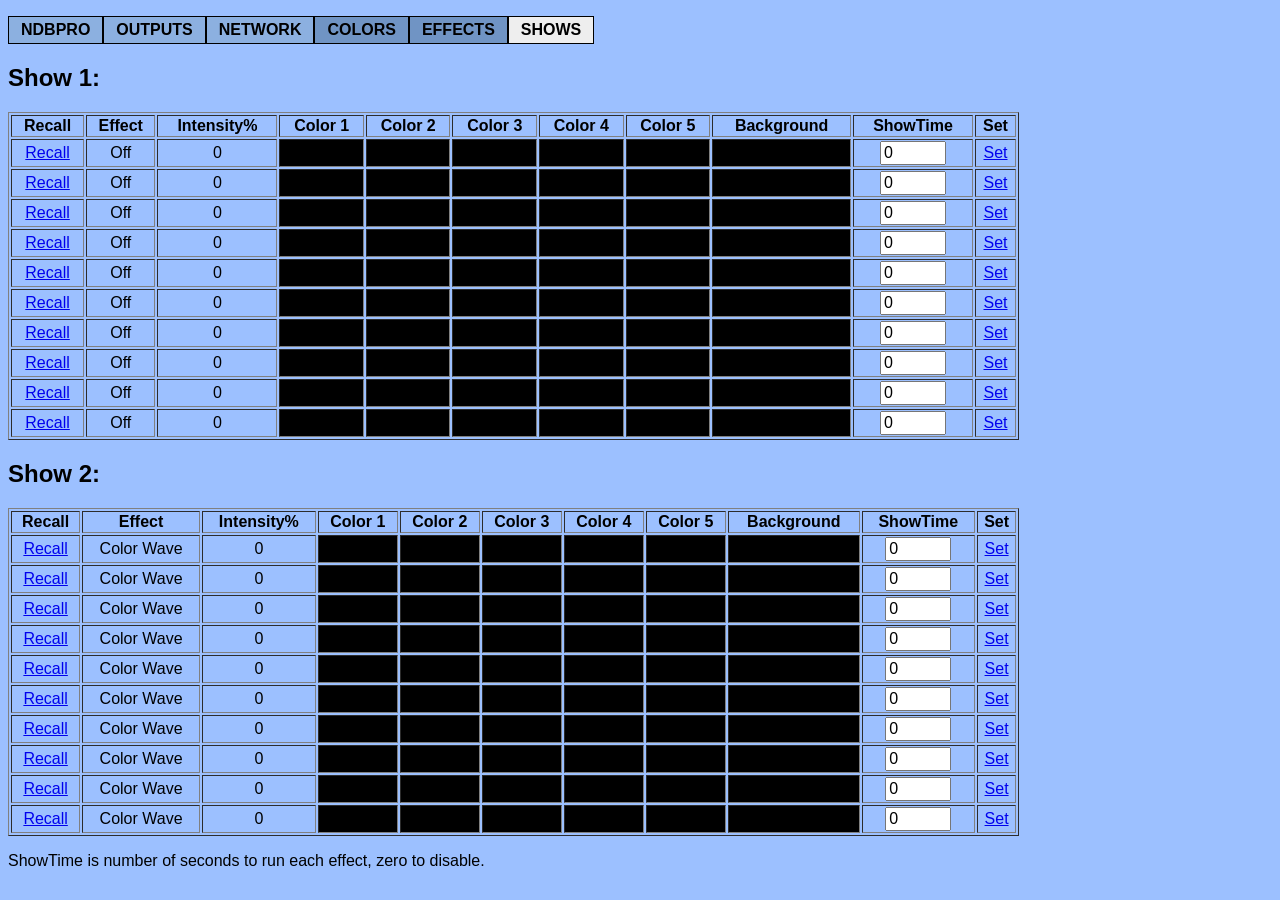
<file: tests/fixtures/ndbpro/pshows.html>
<!DOCTYPE html><html><head><title>NDBPRO</title><meta name="viewport" content="width=device-width, initial-scale=1.0"><style>body,p,a,th {font-family:Arial,Sans-serif;font-size:100%;background-color:#9cc0ff;}button,input {font-family:inherit;font-size:100%;}.btable {width:80%;}td {font-family:Arial,Sans-serif;font-size:100%;text-align:center;}.button {background-color: #d0d0d0; border: 1px solid black; border-radius: 10px; color: black; padding: 4px;text-align: center; text-decoration: none; display: inline-block; font-size: 32px; margin: 4px 2px;}ul#navmenu { width: 100%; padding: 0; margin: 0 list-style-type: none; overflow: hidden; }ul#navmenu li { font-family: verdana; font-weight: bold; display: inline; float: left; border-style: solid; border-width: 1px; }ul#navmenu li a { display: inline-block; padding: 4px 12px; text-decoration: none; color: black; font-size: 16px; }ul#navmenu li a:hover { background-color: #d0d000; }input[type='color']{opacity: 0; display: block; width: 100%; height: 32px; border: none;}.bfx {border: 1px solid #1010f0;}.sel {background-color: #eeeeee;}.nsel {background-color: #8cb0e0;}.nselfx {background-color: #7094c4;}.smallbutt {width: 100%; height: 30%; background-color: #d0d0d0; padding: 2px;}.nowrap {white-space: nowrap;}.ptable {border: 1px solid black; border-collapse: collapse;}.ptable th {border: 1px solid black; background-color: #f0f0f0;}.ptable td {border: 1px solid black; background-color: #dddddd;}.ok {background-color: #40ff40;}.bad {background-color: #ff4040;}.tdef {background-color: #dddddd;}.ctable {border: 1px solid black; border-collapse: collapse;}.ctable th {border: 1px solid black; background-color: #f0f0f0;}.ctable td {border: 1px solid black; }.slbox { width: 200px; height: 40px; }.slider { -webkit-appearance: none; width: 100%; height: 15px; border-radius: 5px; background: #d3d3d3; outline: none; opacity: 0.7; -webkit-transition: .2s; transition: opacity .2s;}
.slider:hover { opacity: 1; }
.slider::-webkit-slider-thumb { -webkit-appearance: none; appearance: none; width: 25px; height: 25px; border-radius: 20%; background: #000000; cursor: pointer; }
.slider::-moz-range-thumb { width: 25px; height: 25px; border-radius: 20%; background: #000000; cursor: pointer; }
</style></head><body><ul id='navmenu'><li><a class='nsel' href="/psys.html">NDBPRO</a></li><li><a class='nsel' href="/pout.html">OUTPUTS</a></li><li><a class='nsel' href="/pnet.html">NETWORK</a></li><li><a class='nselfx' href="/pcolors.html">COLORS</a></li><li><a class='nselfx' href="/pfx2.html">EFFECTS</a></li><li><a class='sel' href="/pshows.html">SHOWS</a></li></ul><script>function setfxtime(n){e = document.getElementById('fxtime'+n); v=e.value;window.location.href='/pshows.html?p='+n+'&t='+v;} </script><h2>Show 1:</h2>
<table class='btable' border="1"><tr><th>Recall<th>Effect<th>Intensity%<th>Color 1<th>Color 2<th>Color 3<th>Color 4<th>Color 5<th>Background<th>ShowTime<th>Set
<tr><td><a href="/pshows.html?r=0">Recall</a><td>Off<td>0<td bgcolor="#000000"><td bgcolor="#000000"><td bgcolor="#000000"><td bgcolor="#000000"><td bgcolor="#000000"><td bgcolor="#000000"><td><input id='fxtime0' value='0' size='5' onchange='setfxtime(0)'><td><a href="/pshows.html?s=0">Set</a><tr><td><a href="/pshows.html?r=1">Recall</a><td>Off<td>0<td bgcolor="#000000"><td bgcolor="#000000"><td bgcolor="#000000"><td bgcolor="#000000"><td bgcolor="#000000"><td bgcolor="#000000"><td><input id='fxtime1' value='0' size='5' onchange='setfxtime(1)'><td><a href="/pshows.html?s=1">Set</a><tr><td><a href="/pshows.html?r=2">Recall</a><td>Off<td>0<td bgcolor="#000000"><td bgcolor="#000000"><td bgcolor="#000000"><td bgcolor="#000000"><td bgcolor="#000000"><td bgcolor="#000000"><td><input id='fxtime2' value='0' size='5' onchange='setfxtime(2)'><td><a href="/pshows.html?s=2">Set</a><tr><td><a href="/pshows.html?r=3">Recall</a><td>Off<td>0<td bgcolor="#000000"><td bgcolor="#000000"><td bgcolor="#000000"><td bgcolor="#000000"><td bgcolor="#000000"><td bgcolor="#000000"><td><input id='fxtime3' value='0' size='5' onchange='setfxtime(3)'><td><a href="/pshows.html?s=3">Set</a><tr><td><a href="/pshows.html?r=4">Recall</a><td>Off<td>0<td bgcolor="#000000"><td bgcolor="#000000"><td bgcolor="#000000"><td bgcolor="#000000"><td bgcolor="#000000"><td bgcolor="#000000"><td><input id='fxtime4' value='0' size='5' onchange='setfxtime(4)'><td><a href="/pshows.html?s=4">Set</a><tr><td><a href="/pshows.html?r=5">Recall</a><td>Off<td>0<td bgcolor="#000000"><td bgcolor="#000000"><td bgcolor="#000000"><td bgcolor="#000000"><td bgcolor="#000000"><td bgcolor="#000000"><td><input id='fxtime5' value='0' size='5' onchange='setfxtime(5)'><td><a href="/pshows.html?s=5">Set</a><tr><td><a href="/pshows.html?r=6">Recall</a><td>Off<td>0<td bgcolor="#000000"><td bgcolor="#000000"><td bgcolor="#000000"><td bgcolor="#000000"><td bgcolor="#000000"><td bgcolor="#000000"><td><input id='fxtime6' value='0' size='5' onchange='setfxtime(6)'><td><a href="/pshows.html?s=6">Set</a><tr><td><a href="/pshows.html?r=7">Recall</a><td>Off<td>0<td bgcolor="#000000"><td bgcolor="#000000"><td bgcolor="#000000"><td bgcolor="#000000"><td bgcolor="#000000"><td bgcolor="#000000"><td><input id='fxtime7' value='0' size='5' onchange='setfxtime(7)'><td><a href="/pshows.html?s=7">Set</a><tr><td><a href="/pshows.html?r=8">Recall</a><td>Off<td>0<td bgcolor="#000000"><td bgcolor="#000000"><td bgcolor="#000000"><td bgcolor="#000000"><td bgcolor="#000000"><td bgcolor="#000000"><td><input id='fxtime8' value='0' size='5' onchange='setfxtime(8)'><td><a href="/pshows.html?s=8">Set</a><tr><td><a href="/pshows.html?r=9">Recall</a><td>Off<td>0<td bgcolor="#000000"><td bgcolor="#000000"><td bgcolor="#000000"><td bgcolor="#000000"><td bgcolor="#000000"><td bgcolor="#000000"><td><input id='fxtime9' value='0' size='5' onchange='setfxtime(9)'><td><a href="/pshows.html?s=9">Set</a></table><p><h2>Show 2:</h2>
<table class='btable' border="1"><tr><th>Recall<th>Effect<th>Intensity%<th>Color 1<th>Color 2<th>Color 3<th>Color 4<th>Color 5<th>Background<th>ShowTime<th>Set
<tr><td><a href="/pshows.html?r=10">Recall</a><td>Color Wave<td>0<td bgcolor="#000000"><td bgcolor="#000000"><td bgcolor="#000000"><td bgcolor="#000000"><td bgcolor="#000000"><td bgcolor="#000000"><td><input id='fxtime10' value='0' size='5' onchange='setfxtime(10)'><td><a href="/pshows.html?s=10">Set</a><tr><td><a href="/pshows.html?r=11">Recall</a><td>Color Wave<td>0<td bgcolor="#000000"><td bgcolor="#000000"><td bgcolor="#000000"><td bgcolor="#000000"><td bgcolor="#000000"><td bgcolor="#000000"><td><input id='fxtime11' value='0' size='5' onchange='setfxtime(11)'><td><a href="/pshows.html?s=11">Set</a><tr><td><a href="/pshows.html?r=12">Recall</a><td>Color Wave<td>0<td bgcolor="#000000"><td bgcolor="#000000"><td bgcolor="#000000"><td bgcolor="#000000"><td bgcolor="#000000"><td bgcolor="#000000"><td><input id='fxtime12' value='0' size='5' onchange='setfxtime(12)'><td><a href="/pshows.html?s=12">Set</a><tr><td><a href="/pshows.html?r=13">Recall</a><td>Color Wave<td>0<td bgcolor="#000000"><td bgcolor="#000000"><td bgcolor="#000000"><td bgcolor="#000000"><td bgcolor="#000000"><td bgcolor="#000000"><td><input id='fxtime13' value='0' size='5' onchange='setfxtime(13)'><td><a href="/pshows.html?s=13">Set</a><tr><td><a href="/pshows.html?r=14">Recall</a><td>Color Wave<td>0<td bgcolor="#000000"><td bgcolor="#000000"><td bgcolor="#000000"><td bgcolor="#000000"><td bgcolor="#000000"><td bgcolor="#000000"><td><input id='fxtime14' value='0' size='5' onchange='setfxtime(14)'><td><a href="/pshows.html?s=14">Set</a><tr><td><a href="/pshows.html?r=15">Recall</a><td>Color Wave<td>0<td bgcolor="#000000"><td bgcolor="#000000"><td bgcolor="#000000"><td bgcolor="#000000"><td bgcolor="#000000"><td bgcolor="#000000"><td><input id='fxtime15' value='0' size='5' onchange='setfxtime(15)'><td><a href="/pshows.html?s=15">Set</a><tr><td><a href="/pshows.html?r=16">Recall</a><td>Color Wave<td>0<td bgcolor="#000000"><td bgcolor="#000000"><td bgcolor="#000000"><td bgcolor="#000000"><td bgcolor="#000000"><td bgcolor="#000000"><td><input id='fxtime16' value='0' size='5' onchange='setfxtime(16)'><td><a href="/pshows.html?s=16">Set</a><tr><td><a href="/pshows.html?r=17">Recall</a><td>Color Wave<td>0<td bgcolor="#000000"><td bgcolor="#000000"><td bgcolor="#000000"><td bgcolor="#000000"><td bgcolor="#000000"><td bgcolor="#000000"><td><input id='fxtime17' value='0' size='5' onchange='setfxtime(17)'><td><a href="/pshows.html?s=17">Set</a><tr><td><a href="/pshows.html?r=18">Recall</a><td>Color Wave<td>0<td bgcolor="#000000"><td bgcolor="#000000"><td bgcolor="#000000"><td bgcolor="#000000"><td bgcolor="#000000"><td bgcolor="#000000"><td><input id='fxtime18' value='0' size='5' onchange='setfxtime(18)'><td><a href="/pshows.html?s=18">Set</a><tr><td><a href="/pshows.html?r=19">Recall</a><td>Color Wave<td>0<td bgcolor="#000000"><td bgcolor="#000000"><td bgcolor="#000000"><td bgcolor="#000000"><td bgcolor="#000000"><td bgcolor="#000000"><td><input id='fxtime19' value='0' size='5' onchange='setfxtime(19)'><td><a href="/pshows.html?s=19">Set</a></table><p>ShowTime is number of seconds to run each effect, zero to disable.
</body></html>
</file>
<file: 0.1/stylesheets/extra.css>
/**
 * pyminleon docs — shared house style (copied from pydmp).
 * IBM Plex Sans/Mono · graphite + keypad-blue.
 * Fonts are self-hosted (docs/assets/fonts); theme.font is disabled in
 * zensical.toml so nothing is fetched from Google Fonts.
 */

@font-face {
  font-family: 'IBM Plex Sans';
  font-style: normal;
  font-weight: 400;
  font-display: swap;
  src: url('../assets/fonts/ibm-plex-sans-latin-400-normal.woff2') format('woff2');
}
@font-face {
  font-family: 'IBM Plex Sans';
  font-style: normal;
  font-weight: 500;
  font-display: swap;
  src: url('../assets/fonts/ibm-plex-sans-latin-500-normal.woff2') format('woff2');
}
@font-face {
  font-family: 'IBM Plex Sans';
  font-style: normal;
  font-weight: 600;
  font-display: swap;
  src: url('../assets/fonts/ibm-plex-sans-latin-600-normal.woff2') format('woff2');
}
@font-face {
  font-family: 'IBM Plex Sans';
  font-style: normal;
  font-weight: 700;
  font-display: swap;
  src: url('../assets/fonts/ibm-plex-sans-latin-700-normal.woff2') format('woff2');
}
@font-face {
  font-family: 'IBM Plex Mono';
  font-style: normal;
  font-weight: 400;
  font-display: swap;
  src: url('../assets/fonts/ibm-plex-mono-latin-400-normal.woff2') format('woff2');
}
@font-face {
  font-family: 'IBM Plex Mono';
  font-style: normal;
  font-weight: 500;
  font-display: swap;
  src: url('../assets/fonts/ibm-plex-mono-latin-500-normal.woff2') format('woff2');
}
@font-face {
  font-family: 'IBM Plex Mono';
  font-style: normal;
  font-weight: 600;
  font-display: swap;
  src: url('../assets/fonts/ibm-plex-mono-latin-600-normal.woff2') format('woff2');
}

:root {
  --md-text-font: 'IBM Plex Sans';
  --md-code-font: 'IBM Plex Mono';
}

/* blue accent, dark enough for AA on paper */
[data-md-color-scheme='default'] {
  --md-primary-fg-color: #155fb8;
  --md-primary-fg-color--light: #2b7fe4;
  --md-primary-fg-color--dark: #0f4381;
  --md-accent-fg-color: #1769ca;

  --pd-hairline: #dde2e9;
}

[data-md-color-scheme='slate'] {
  --md-primary-fg-color: #155fb8;
  --md-primary-fg-color--light: #5ba8f5;
  --md-primary-fg-color--dark: #0f4381;
  --md-accent-fg-color: #5ba8f5;

  /* graphite, not Material's default indigo-tinted slate */
  --md-hue: 215;

  --pd-hairline: #262d36;
}

/* ---------------------------------------------------------------- content */

.md-typeset h1,
.md-typeset h2,
.md-typeset h3 {
  font-weight: 600;
  letter-spacing: -0.015em;
}

.md-typeset h2 {
  padding-bottom: 0.45rem;
  border-bottom: 1px solid var(--pd-hairline);
}

.md-typeset table:not([class]) th {
  font-family: var(--md-code-font-family);
  font-size: 0.62rem;
  letter-spacing: 0.08em;
  text-transform: uppercase;
}

/* ---------------------------------------------------------------- landing */

/* card grid */
.pd-cards {
  display: grid;
  grid-template-columns: repeat(auto-fill, minmax(230px, 1fr));
  gap: 0.9rem;
  margin: 1.25rem 0 2.25rem;
}

.pd-card {
  position: relative;
  display: block;
  padding: 1.05rem 1.1rem 1rem;
  border: 1px solid var(--pd-hairline);
  border-radius: 8px;
  background-color: var(--md-default-bg-color);
  color: var(--md-default-fg-color) !important;
  text-decoration: none !important;
  transition: transform 0.15s ease, border-color 0.15s ease, box-shadow 0.15s ease;
  overflow: hidden;
}

.pd-card::before {
  content: '';
  position: absolute;
  inset: 0 auto 0 0;
  width: 2px;
  background: var(--md-primary-fg-color--light);
  opacity: 0;
  transition: opacity 0.15s ease;
}

.pd-card:hover {
  transform: translateY(-2px);
  border-color: var(--md-primary-fg-color--light);
  box-shadow: 0 6px 18px rgba(0, 0, 0, 0.07);
}

.pd-card:hover::before {
  opacity: 1;
}

.pd-card-kicker {
  display: block;
  font-family: var(--md-code-font-family);
  font-size: 0.55rem;
  font-weight: 600;
  letter-spacing: 0.1em;
  text-transform: uppercase;
  color: var(--md-primary-fg-color--light);
  margin-bottom: 0.35rem;
}

.pd-card-title {
  display: block;
  font-weight: 600;
  font-size: 0.8rem;
  margin-bottom: 0.25rem;
  letter-spacing: -0.01em;
}

.pd-card-desc {
  display: block;
  font-size: 0.68rem;
  line-height: 1.5;
  opacity: 0.75;
}
</file>
<file: dev/stylesheets/extra.css>
/**
 * pyminleon docs — shared house style (copied from pydmp).
 * IBM Plex Sans/Mono · graphite + keypad-blue.
 * Fonts are self-hosted (docs/assets/fonts); theme.font is disabled in
 * zensical.toml so nothing is fetched from Google Fonts.
 */

@font-face {
  font-family: 'IBM Plex Sans';
  font-style: normal;
  font-weight: 400;
  font-display: swap;
  src: url('../assets/fonts/ibm-plex-sans-latin-400-normal.woff2') format('woff2');
}
@font-face {
  font-family: 'IBM Plex Sans';
  font-style: normal;
  font-weight: 500;
  font-display: swap;
  src: url('../assets/fonts/ibm-plex-sans-latin-500-normal.woff2') format('woff2');
}
@font-face {
  font-family: 'IBM Plex Sans';
  font-style: normal;
  font-weight: 600;
  font-display: swap;
  src: url('../assets/fonts/ibm-plex-sans-latin-600-normal.woff2') format('woff2');
}
@font-face {
  font-family: 'IBM Plex Sans';
  font-style: normal;
  font-weight: 700;
  font-display: swap;
  src: url('../assets/fonts/ibm-plex-sans-latin-700-normal.woff2') format('woff2');
}
@font-face {
  font-family: 'IBM Plex Mono';
  font-style: normal;
  font-weight: 400;
  font-display: swap;
  src: url('../assets/fonts/ibm-plex-mono-latin-400-normal.woff2') format('woff2');
}
@font-face {
  font-family: 'IBM Plex Mono';
  font-style: normal;
  font-weight: 500;
  font-display: swap;
  src: url('../assets/fonts/ibm-plex-mono-latin-500-normal.woff2') format('woff2');
}
@font-face {
  font-family: 'IBM Plex Mono';
  font-style: normal;
  font-weight: 600;
  font-display: swap;
  src: url('../assets/fonts/ibm-plex-mono-latin-600-normal.woff2') format('woff2');
}

:root {
  --md-text-font: 'IBM Plex Sans';
  --md-code-font: 'IBM Plex Mono';
}

/* blue accent, dark enough for AA on paper */
[data-md-color-scheme='default'] {
  --md-primary-fg-color: #155fb8;
  --md-primary-fg-color--light: #2b7fe4;
  --md-primary-fg-color--dark: #0f4381;
  --md-accent-fg-color: #1769ca;

  --pd-hairline: #dde2e9;
}

[data-md-color-scheme='slate'] {
  --md-primary-fg-color: #155fb8;
  --md-primary-fg-color--light: #5ba8f5;
  --md-primary-fg-color--dark: #0f4381;
  --md-accent-fg-color: #5ba8f5;

  /* graphite, not Material's default indigo-tinted slate */
  --md-hue: 215;

  --pd-hairline: #262d36;
}

/* ---------------------------------------------------------------- content */

.md-typeset h1,
.md-typeset h2,
.md-typeset h3 {
  font-weight: 600;
  letter-spacing: -0.015em;
}

.md-typeset h2 {
  padding-bottom: 0.45rem;
  border-bottom: 1px solid var(--pd-hairline);
}

.md-typeset table:not([class]) th {
  font-family: var(--md-code-font-family);
  font-size: 0.62rem;
  letter-spacing: 0.08em;
  text-transform: uppercase;
}

/* ---------------------------------------------------------------- landing */

/* card grid */
.pd-cards {
  display: grid;
  grid-template-columns: repeat(auto-fill, minmax(230px, 1fr));
  gap: 0.9rem;
  margin: 1.25rem 0 2.25rem;
}

.pd-card {
  position: relative;
  display: block;
  padding: 1.05rem 1.1rem 1rem;
  border: 1px solid var(--pd-hairline);
  border-radius: 8px;
  background-color: var(--md-default-bg-color);
  color: var(--md-default-fg-color) !important;
  text-decoration: none !important;
  transition: transform 0.15s ease, border-color 0.15s ease, box-shadow 0.15s ease;
  overflow: hidden;
}

.pd-card::before {
  content: '';
  position: absolute;
  inset: 0 auto 0 0;
  width: 2px;
  background: var(--md-primary-fg-color--light);
  opacity: 0;
  transition: opacity 0.15s ease;
}

.pd-card:hover {
  transform: translateY(-2px);
  border-color: var(--md-primary-fg-color--light);
  box-shadow: 0 6px 18px rgba(0, 0, 0, 0.07);
}

.pd-card:hover::before {
  opacity: 1;
}

.pd-card-kicker {
  display: block;
  font-family: var(--md-code-font-family);
  font-size: 0.55rem;
  font-weight: 600;
  letter-spacing: 0.1em;
  text-transform: uppercase;
  color: var(--md-primary-fg-color--light);
  margin-bottom: 0.35rem;
}

.pd-card-title {
  display: block;
  font-weight: 600;
  font-size: 0.8rem;
  margin-bottom: 0.25rem;
  letter-spacing: -0.01em;
}

.pd-card-desc {
  display: block;
  font-size: 0.68rem;
  line-height: 1.5;
  opacity: 0.75;
}
</file>
<file: 0.1/assets/stylesheets/modern/main.4ab2de0c.min.css>
@charset "UTF-8";html{box-sizing:border-box;-webkit-text-size-adjust:none;-moz-text-size-adjust:none;text-size-adjust:none}*,:after,:before{box-sizing:inherit}@media(prefers-reduced-motion){*,:after,:before{transition:none!important}}body{margin:0;-webkit-font-smoothing:antialiased;-moz-osx-font-smoothing:grayscale;--md-text-font-family:var(--md-text-font, _),
    -apple-system, BlinkMacSystemFont, Helvetica, Arial, sans-serif;--md-code-font-family:var(--md-code-font, _),
    SFMono-Regular, Consolas, Menlo, monospace}.md-typeset code:not(.focus-visible),a,button,input,label{-webkit-tap-highlight-color:transparent}a{color:inherit;text-decoration:none}hr{box-sizing:initial;display:block;height:.05rem;padding:0;overflow:visible;border:0}small{font-size:80%}sub,sup{line-height:1em}img{border-style:none}table{border-spacing:0;border-collapse:initial}td,th{font-weight:400;vertical-align:top}button{padding:0;margin:0;font-family:inherit;font-size:inherit;background:#0000;border:0}input{border:0;outline:none}:root{--md-primary-fg-color:#4051b5;--md-primary-fg-color--light:#5d6cc0;--md-primary-fg-color--dark:#303fa1;--md-primary-bg-color:#fff;--md-primary-bg-color--light:#ffffffb3;--md-accent-fg-color:#526cfe;--md-accent-fg-color--transparent:#526cfe1a;--md-accent-bg-color:#fff;--md-accent-bg-color--light:#ffffffb3;--md-typeset-table-sort-icon:url("data:image/svg+xml;charset=utf-8,<svg xmlns='http://www.w3.org/2000/svg' fill='none' stroke='currentColor' stroke-linecap='round' stroke-linejoin='round' stroke-width='2' class='lucide lucide-arrow-down-up' viewBox='0 0 24 24'><path d='m3 16 4 4 4-4M7 20V4M21 8l-4-4-4 4M17 4v16'/></svg>");--md-typeset-table-sort-icon--asc:url("data:image/svg+xml;charset=utf-8,<svg xmlns='http://www.w3.org/2000/svg' fill='none' stroke='currentColor' stroke-linecap='round' stroke-linejoin='round' stroke-width='2' class='lucide lucide-arrow-down-narrow-wide' viewBox='0 0 24 24'><path d='m3 16 4 4 4-4M7 20V4M11 4h4M11 8h7M11 12h10'/></svg>");--md-typeset-table-sort-icon--desc:url("data:image/svg+xml;charset=utf-8,<svg xmlns='http://www.w3.org/2000/svg' fill='none' stroke='currentColor' stroke-linecap='round' stroke-linejoin='round' stroke-width='2' class='lucide lucide-arrow-up-narrow-wide' viewBox='0 0 24 24'><path d='m3 8 4-4 4 4M7 4v16M11 12h4M11 16h7M11 20h10'/></svg>");--md-typeset-preview-icon:url("data:image/svg+xml;charset=utf-8,<svg xmlns='http://www.w3.org/2000/svg' fill='none' stroke='currentColor' stroke-linecap='round' stroke-linejoin='round' stroke-width='2' class='lucide lucide-mouse-pointer-2' viewBox='0 0 24 24'><path d='M4.037 4.688a.495.495 0 0 1 .651-.651l16 6.5a.5.5 0 0 1-.063.947l-6.124 1.58a2 2 0 0 0-1.438 1.435l-1.579 6.126a.5.5 0 0 1-.947.063z'/></svg>")}[data-md-color-scheme=default]{color-scheme:light}[data-md-color-scheme=default] img[src$="#gh-dark-mode-only"],[data-md-color-scheme=default] img[src$="#only-dark"]{display:none}:root,[data-md-color-scheme=default]{--md-hue:225deg;--md-default-fg-color:#000000de;--md-default-fg-color--light:#0000008c;--md-default-fg-color--lighter:#00000052;--md-default-fg-color--lightest:#0000000d;--md-default-bg-color:#fff;--md-default-bg-color--light:#ffffffb3;--md-default-bg-color--lighter:#ffffff4d;--md-default-bg-color--lightest:#ffffff1f;--md-code-fg-color:#36464e;--md-code-bg-color:#f5f5f5;--md-code-bg-color--light:#f5f5f5b3;--md-code-bg-color--lighter:#f5f5f54d;--md-code-hl-color:#4287ff;--md-code-hl-color--light:#4287ff1a;--md-code-hl-number-color:#d52a2a;--md-code-hl-special-color:#db1457;--md-code-hl-function-color:#a846b9;--md-code-hl-constant-color:#6e59d9;--md-code-hl-keyword-color:#3f6ec6;--md-code-hl-string-color:#1c7d4d;--md-code-hl-name-color:var(--md-code-fg-color);--md-code-hl-operator-color:var(--md-default-fg-color--light);--md-code-hl-punctuation-color:var(--md-default-fg-color--light);--md-code-hl-comment-color:var(--md-default-fg-color--light);--md-code-hl-generic-color:var(--md-default-fg-color--light);--md-code-hl-variable-color:var(--md-default-fg-color--light);--md-typeset-color:var(--md-default-fg-color);--md-typeset-a-color:var(--md-primary-fg-color);--md-typeset-del-color:#f5503d26;--md-typeset-ins-color:#0bd57026;--md-typeset-kbd-color:#fafafa;--md-typeset-kbd-accent-color:#fff;--md-typeset-kbd-border-color:#b8b8b8;--md-typeset-mark-color:#ffff0080;--md-typeset-table-color:#0000001f;--md-typeset-table-color--light:#00000009;--md-admonition-fg-color:var(--md-default-fg-color);--md-admonition-bg-color:var(--md-default-bg-color);--md-warning-fg-color:#000000de;--md-warning-bg-color:#ff9;--md-shadow-z1:0 0.2rem 0.5rem #0000000d,
    0 0 0.05rem #0000001a;--md-shadow-z2:0 0.2rem 0.5rem #0000001a,
    0 0 0.05rem #00000040;--md-shadow-z3:0 0.2rem 0.5rem #0003,
    0 0 0.05rem #00000059;--color-foreground:0 0 0;--color-background:255 255 255;--color-background-subtle:240 240 240;--color-backdrop:255 255 255}.md-icon svg{display:block;width:1.2rem;height:1.2rem;fill:currentcolor}.md-icon svg.lucide{fill:#0000;stroke:currentcolor}aside,body,input{font-family:var(--md-text-font-family);font-feature-settings:"kern","liga";color:var(--md-typeset-color)}code,kbd,pre{font-family:var(--md-code-font-family);font-feature-settings:"kern"}.md-typeset{font-size:.75rem;line-height:1.8;letter-spacing:-.01em;overflow-wrap:break-word;-webkit-print-color-adjust:exact;color-adjust:exact}@media print{.md-typeset{font-size:.68rem}.md-typeset code,.md-typeset kbd,.md-typeset pre{white-space:pre-wrap}}.md-typeset blockquote,.md-typeset dl,.md-typeset figure,.md-typeset ol,.md-typeset pre,.md-typeset ul{margin-top:1em;margin-bottom:1em}.md-typeset h1{margin:0 0 1.25em;font-size:1.875em;line-height:1.3;color:var(--md-default-fg-color)}.md-typeset h1,.md-typeset h2{font-weight:700;letter-spacing:-.025em}.md-typeset h2{margin:1.6em 0 .64em;font-size:1.5em;line-height:1.4}.md-typeset h3{margin:1.6em 0 .8em;font-size:1.25em;font-weight:700;line-height:1.5;letter-spacing:-.01em}.md-typeset h2+h3{margin-top:.8em}.md-typeset h4{margin:1em 0;font-weight:700;letter-spacing:-.01em}.md-typeset h5,.md-typeset h6{margin:1.25em 0;font-size:.8em;font-weight:700;color:var(--md-default-fg-color--light);letter-spacing:-.01em}.md-typeset h5{text-transform:uppercase}.md-typeset h5 code{text-transform:none}.md-typeset hr{display:flow-root;margin:1.5em 0;border-bottom:.05rem solid var(--md-default-fg-color--lightest)}.md-typeset a{color:var(--md-typeset-a-color);text-decoration:underline;word-break:break-word}.md-typeset a,.md-typeset a:before{transition:color 125ms}.md-typeset a:focus,.md-typeset a:hover{color:var(--md-accent-fg-color)}.md-typeset a:focus code,.md-typeset a:hover code{color:var(--md-accent-fg-color);background-color:var(--md-accent-fg-color--transparent)}.md-typeset a code{color:var(--md-typeset-a-color)}.md-typeset a.focus-visible{outline-color:var(--md-accent-fg-color);outline-offset:.2rem}.md-typeset code,.md-typeset kbd,.md-typeset pre{font-variant-ligatures:none;color:var(--md-code-fg-color);direction:ltr;transition:background-color 125ms}.md-typeset code{padding:.2em .4em;font-size:.8533333333em;word-break:break-word;background-color:var(--md-code-bg-color);border-radius:.2rem;-webkit-box-decoration-break:clone;box-decoration-break:clone;transition:color 125ms,background-color 125ms}.md-typeset code:not(.focus-visible){outline:none}.md-typeset pre{position:relative;display:flow-root;line-height:1.5}.md-typeset pre>code{display:block;padding:.8203125em 1.25em;margin:0;overflow:auto;word-break:normal;touch-action:auto;scrollbar-color:var(--md-default-fg-color--lighter) #0000;scrollbar-width:thin;border-radius:.4rem;outline-color:var(--md-accent-fg-color);box-shadow:none;-webkit-box-decoration-break:slice;box-decoration-break:slice}.md-typeset pre>code:hover{scrollbar-color:var(--md-accent-fg-color) #0000}.md-typeset pre>code::-webkit-scrollbar{width:.2rem;height:.2rem}.md-typeset pre>code::-webkit-scrollbar-thumb{background-color:var(--md-default-fg-color--lighter)}.md-typeset pre>code::-webkit-scrollbar-thumb:hover{background-color:var(--md-accent-fg-color)}.md-typeset kbd{display:inline-block;padding:0 .6666666667em;font-size:.75em;color:var(--md-default-fg-color);word-break:break-word;vertical-align:text-top;border-radius:.2rem;background-color:var(--md-default-bg-color);box-shadow:0 0 0 .05rem var(--md-typeset-kbd-border-color),0 .15rem 0 var(--md-typeset-kbd-border-color)}.md-typeset mark{color:inherit;word-break:break-word;background-color:var(--md-typeset-mark-color);-webkit-box-decoration-break:clone;box-decoration-break:clone}.md-typeset abbr{text-decoration:none;cursor:help;border-bottom:.05rem dotted var(--md-default-fg-color--light)}.md-typeset [data-preview]{position:relative}[dir=ltr] .md-typeset [data-preview]:after{margin-left:.125em}[dir=rtl] .md-typeset [data-preview]:after{margin-right:.125em}.md-typeset [data-preview]:after{display:inline-block;width:.8em;height:.8em;vertical-align:text-top;content:"";background-color:currentcolor;-webkit-mask-image:var(--md-typeset-preview-icon);mask-image:var(--md-typeset-preview-icon);-webkit-mask-repeat:no-repeat;mask-repeat:no-repeat;-webkit-mask-size:contain;mask-size:contain;transition:background-color 125ms}.md-typeset small{opacity:.75}[dir=ltr] .md-typeset sub,[dir=ltr] .md-typeset sup{margin-left:.078125em}[dir=rtl] .md-typeset sub,[dir=rtl] .md-typeset sup{margin-right:.078125em}[dir=ltr] .md-typeset blockquote{padding-left:.6rem;border-left:.2rem solid var(--md-default-fg-color--lighter)}[dir=rtl] .md-typeset blockquote{padding-right:.6rem;border-right:.2rem solid var(--md-default-fg-color--lighter)}.md-typeset blockquote{margin-left:0;margin-right:0;color:var(--md-default-fg-color--light)}.md-typeset ul{list-style-type:disc}.md-typeset ul[type]{list-style-type:revert-layer}[dir=ltr] .md-typeset ol,[dir=ltr] .md-typeset ol li ol,[dir=ltr] .md-typeset ol li ul,[dir=ltr] .md-typeset ul,[dir=ltr] .md-typeset ul li ol,[dir=ltr] .md-typeset ul li ul{margin-left:.625em}[dir=rtl] .md-typeset ol,[dir=rtl] .md-typeset ol li ol,[dir=rtl] .md-typeset ol li ul,[dir=rtl] .md-typeset ul,[dir=rtl] .md-typeset ul li ol,[dir=rtl] .md-typeset ul li ul{margin-right:.625em}.md-typeset ol,.md-typeset ul{padding:0}.md-typeset ol:not([hidden]),.md-typeset ul:not([hidden]){display:flow-root}.md-typeset ol ol,.md-typeset ul ol{list-style-type:lower-alpha}.md-typeset ol ol ol,.md-typeset ul ol ol{list-style-type:lower-roman}.md-typeset ol ol ol ol,.md-typeset ul ol ol ol{list-style-type:upper-alpha}.md-typeset ol ol ol ol ol,.md-typeset ul ol ol ol ol{list-style-type:upper-roman}.md-typeset ol[type],.md-typeset ul[type]{list-style-type:revert-layer}[dir=ltr] .md-typeset ol li,[dir=ltr] .md-typeset ul li{margin-left:1.25em}[dir=rtl] .md-typeset ol li,[dir=rtl] .md-typeset ul li{margin-right:1.25em}.md-typeset ol li,.md-typeset ul li{margin-bottom:.5em}.md-typeset ol li blockquote,.md-typeset ol li p,.md-typeset ul li blockquote,.md-typeset ul li p{margin:.5em 0}.md-typeset ol li:last-child,.md-typeset ul li:last-child{margin-bottom:0}.md-typeset ol li ol,.md-typeset ol li ul,.md-typeset ul li ol,.md-typeset ul li ul{margin-top:.5em;margin-bottom:.5em}[dir=ltr] .md-typeset dd{margin-left:1.875em}[dir=rtl] .md-typeset dd{margin-right:1.875em}.md-typeset dd{margin-top:1em;margin-bottom:1.5em}.md-typeset img,.md-typeset svg,.md-typeset video{max-width:100%;height:auto}.md-typeset img[align=left]{margin:1em 1em 1em 0}.md-typeset img[align=right]{margin:1em 0 1em 1em}.md-typeset img[align]:only-child{margin-top:0}.md-typeset figure{display:flow-root;width:fit-content;max-width:100%;margin:1em auto;text-align:center}.md-typeset figure img{display:block;margin:0 auto}.md-typeset figcaption{max-width:24rem;margin:1em auto;font-style:italic}.md-typeset iframe{max-width:100%}.md-typeset table:not([class]){display:inline-block;max-width:100%;overflow:auto;font-size:.64rem;touch-action:auto;background-color:var(--md-default-bg-color);border:.05rem solid var(--md-typeset-table-color);border-radius:.1rem}@media print{.md-typeset table:not([class]){display:table}}.md-typeset table:not([class])+*{margin-top:1.5em}.md-typeset table:not([class]) td>:first-child,.md-typeset table:not([class]) th>:first-child{margin-top:0}.md-typeset table:not([class]) td>:last-child,.md-typeset table:not([class]) th>:last-child{margin-bottom:0}.md-typeset table:not([class]) td:not([align]),.md-typeset table:not([class]) th:not([align]){text-align:left}[dir=rtl] .md-typeset table:not([class]) td:not([align]),[dir=rtl] .md-typeset table:not([class]) th:not([align]){text-align:right}.md-typeset table:not([class]) th{min-width:5rem;padding:.9375em 1.25em;font-weight:700;vertical-align:top}.md-typeset table:not([class]) td{padding:.9375em 1.25em;vertical-align:top;border-top:.05rem solid var(--md-typeset-table-color)}.md-typeset table:not([class]) tbody tr{transition:background-color 125ms}.md-typeset table:not([class]) tbody tr:hover{background-color:var(--md-typeset-table-color--light);box-shadow:0 .05rem 0 var(--md-default-bg-color) inset}.md-typeset table:not([class]) a{word-break:normal}.md-typeset table th[role=columnheader]{cursor:pointer}[dir=ltr] .md-typeset table th[role=columnheader]:after{margin-left:.5em}[dir=rtl] .md-typeset table th[role=columnheader]:after{margin-right:.5em}.md-typeset table th[role=columnheader]:after{display:inline-block;width:1.2em;height:1.2em;vertical-align:text-bottom;content:"";-webkit-mask-image:var(--md-typeset-table-sort-icon);mask-image:var(--md-typeset-table-sort-icon);-webkit-mask-repeat:no-repeat;mask-repeat:no-repeat;-webkit-mask-size:contain;mask-size:contain;transition:background-color 125ms}.md-typeset table th[role=columnheader]:hover:after{background-color:var(--md-default-fg-color--lighter)}.md-typeset table th[role=columnheader][aria-sort=ascending]:after{background-color:var(--md-default-fg-color--light);-webkit-mask-image:var(--md-typeset-table-sort-icon--asc);mask-image:var(--md-typeset-table-sort-icon--asc)}.md-typeset table th[role=columnheader][aria-sort=descending]:after{background-color:var(--md-default-fg-color--light);-webkit-mask-image:var(--md-typeset-table-sort-icon--desc);mask-image:var(--md-typeset-table-sort-icon--desc)}.md-typeset__scrollwrap{margin:1em -.8rem;overflow-x:auto;touch-action:auto}.md-typeset__table{display:inline-block;padding:0 .8rem;margin-bottom:.5em}@media print{.md-typeset__table{display:block}}html .md-typeset__table table{display:table;width:100%;margin:0;overflow:hidden}@media screen and (max-width:44.984375em){.md-content__inner>pre{margin:1em -.8rem}.md-content__inner>pre code{border-radius:0}}.md-typeset .md-author{position:relative;display:block;flex-shrink:0;width:1.6rem;height:1.6rem;overflow:hidden;border-radius:100%;transition:color 125ms,transform 125ms}.md-typeset .md-author img{display:block}.md-typeset .md-author--more{font-size:.6rem;font-weight:700;line-height:1.6rem;color:var(--md-default-fg-color--lighter);text-align:center;background:var(--md-default-fg-color--lightest)}.md-typeset .md-author--long{width:2.4rem;height:2.4rem}.md-typeset a.md-author{transform:scale(1)}.md-typeset a.md-author img{filter:grayscale(100%) opacity(75%);border-radius:100%;transition:filter 125ms}.md-typeset a.md-author:focus,.md-typeset a.md-author:hover{z-index:1;transform:scale(1.1)}.md-typeset a.md-author:focus img,.md-typeset a.md-author:hover img{filter:grayscale(0)}.md-banner{overflow:auto;color:var(--md-default-fg-color);background-color:var(--md-accent-fg-color--transparent)}@media print{.md-banner{display:none}}.md-banner--warning{color:var(--md-warning-fg-color);background-color:var(--md-warning-bg-color)}.md-banner__inner{padding:0 .8rem;margin:.6rem auto;font-size:.7rem}[dir=ltr] .md-banner__button{float:right}[dir=rtl] .md-banner__button{float:left}.md-banner__button{color:inherit;cursor:pointer;transition:opacity .25s}.no-js .md-banner__button{display:none}.md-banner__button:hover{opacity:.7}html{height:100%;overflow-x:hidden;font-size:125%;scrollbar-gutter:stable}@media screen and (min-width:100em){html{font-size:137.5%}}@media screen and (min-width:125em){html{font-size:150%}}body{position:relative;display:flex;flex-direction:column;width:100%;min-height:100%;font-size:.5rem;background-color:var(--md-default-bg-color)}@media print{body{display:block}}@media screen and (max-width:59.984375em){body[data-md-scrolllock]{position:fixed}}.md-grid{max-width:61rem;margin-left:auto;margin-right:auto}.md-container{display:flex;flex-grow:1;flex-direction:column}@media print{.md-container{display:block}}.md-main{flex-grow:1}.md-main__inner{display:flex;height:100%;margin-top:1.5rem}.md-ellipsis{overflow:hidden;text-overflow:ellipsis}.md-toggle{display:none}.md-option{position:absolute;width:0;height:0;opacity:0}.md-option:checked+label:not([hidden]){display:block}.md-option.focus-visible+label{outline-style:auto;outline-color:var(--md-accent-fg-color)}.md-skip{position:fixed;z-index:-1;padding:.3rem .5rem;margin:.5rem;font-size:.64rem;color:var(--md-default-bg-color);background-color:var(--md-default-fg-color);border-radius:.1rem;outline-color:var(--md-accent-fg-color);opacity:0;transform:translateY(.4rem)}.md-skip:focus{z-index:10;opacity:1;transition:transform .25s cubic-bezier(.4,0,.2,1),opacity 175ms 75ms;transform:translateY(0)}.md-visually-hidden{position:absolute;width:1px;height:1px;margin:-1px;overflow:hidden;clip:rect(0,0,0,0);clip-path:inset(50%);white-space:nowrap;border:0}@page{margin:25mm}:root{--md-clipboard-icon:url("data:image/svg+xml;charset=utf-8,<svg xmlns='http://www.w3.org/2000/svg' fill='none' stroke='currentColor' stroke-linecap='round' stroke-linejoin='round' stroke-width='2' class='lucide lucide-clipboard-copy' viewBox='0 0 24 24'><rect width='8' height='4' x='8' y='2' rx='1' ry='1'/><path d='M8 4H6a2 2 0 0 0-2 2v14a2 2 0 0 0 2 2h12a2 2 0 0 0 2-2v-2M16 4h2a2 2 0 0 1 2 2v4M21 14H11'/><path d='m15 10-4 4 4 4'/></svg>");--md-code-select-icon:url("data:image/svg+xml;charset=utf-8,<svg xmlns='http://www.w3.org/2000/svg' fill='none' stroke='currentColor' stroke-linecap='round' stroke-linejoin='round' stroke-width='2' class='lucide lucide-scan' viewBox='0 0 24 24'><path d='M3 7V5a2 2 0 0 1 2-2h2M17 3h2a2 2 0 0 1 2 2v2M21 17v2a2 2 0 0 1-2 2h-2M7 21H5a2 2 0 0 1-2-2v-2'/></svg>");--md-code-copy-icon:url("data:image/svg+xml;charset=utf-8,<svg xmlns='http://www.w3.org/2000/svg' fill='none' stroke='currentColor' stroke-linecap='round' stroke-linejoin='round' stroke-width='2' class='lucide lucide-clipboard-copy' viewBox='0 0 24 24'><rect width='8' height='4' x='8' y='2' rx='1' ry='1'/><path d='M8 4H6a2 2 0 0 0-2 2v14a2 2 0 0 0 2 2h12a2 2 0 0 0 2-2v-2M16 4h2a2 2 0 0 1 2 2v4M21 14H11'/><path d='m15 10-4 4 4 4'/></svg>")}.md-clipboard{z-index:1;width:1.5em;height:1.5em;color:var(--md-default-fg-color--lightest);cursor:pointer;border-radius:.1rem;outline-color:var(--md-accent-fg-color);outline-offset:.1rem;transition:color .25s}@media print{.md-clipboard{display:none}}.md-clipboard:not(.focus-visible){outline:none;-webkit-tap-highlight-color:transparent}:hover>.md-clipboard{color:var(--md-default-fg-color--light)}.md-clipboard:focus,.md-clipboard:hover{color:var(--md-accent-fg-color)}.md-clipboard:after{display:block;width:1.125em;height:1.125em;margin:0 auto;content:"";background-color:currentcolor;-webkit-mask-image:var(--md-clipboard-icon);mask-image:var(--md-clipboard-icon);-webkit-mask-repeat:no-repeat;mask-repeat:no-repeat;-webkit-mask-position:center;mask-position:center;-webkit-mask-size:contain;mask-size:contain}.md-clipboard--inline{cursor:pointer}.md-clipboard--inline code{transition:color .25s,background-color .25s}.md-clipboard--inline:focus code,.md-clipboard--inline:hover code{color:var(--md-accent-fg-color);background-color:var(--md-accent-fg-color--transparent)}.md-typeset .md-code__content{display:grid}.md-code__nav{position:absolute;top:.25em;right:.25em;z-index:1;display:flex;gap:.2rem;padding:.2rem;background-color:var(--md-code-bg-color--lighter);border-radius:.1rem;transition:background-color .25s}:hover>.md-code__nav{background-color:var(--md-code-bg-color--light)}.md-code__button{display:block;width:1.5em;height:1.5em;color:var(--md-default-fg-color--lightest);cursor:pointer;outline-color:var(--md-accent-fg-color);outline-offset:.1rem;transition:color .25s}:hover>*>.md-code__button{color:var(--md-default-fg-color--light)}.md-code__button.focus-visible,.md-code__button:hover{color:var(--md-accent-fg-color)}.md-code__button--active{color:var(--md-default-fg-color)!important}.md-code__button:after{display:block;width:1.125em;height:1.125em;margin:0 auto;content:"";background-color:currentcolor;-webkit-mask-repeat:no-repeat;mask-repeat:no-repeat;-webkit-mask-position:center;mask-position:center;-webkit-mask-size:contain;mask-size:contain}.md-code__button[data-md-type=select]:after{-webkit-mask-image:var(--md-code-select-icon);mask-image:var(--md-code-select-icon)}.md-code__button[data-md-type=copy]:after{-webkit-mask-image:var(--md-code-copy-icon);mask-image:var(--md-code-copy-icon)}@keyframes consent{0%{opacity:0;transform:translateY(100%)}to{opacity:1;transform:translateY(0)}}@keyframes overlay{0%{opacity:0}to{opacity:1}}.md-consent__overlay{position:fixed;top:0;z-index:5;width:100%;height:100%;background-color:var(--md-default-bg-color--light);-webkit-backdrop-filter:blur(.2rem);backdrop-filter:blur(.2rem);opacity:1;animation:overlay .35s both}.md-consent__inner{position:fixed;bottom:0;z-index:5;display:flex;justify-content:center;width:100%;max-height:100%;padding:0}.md-consent__form{padding-left:1.2rem;padding-right:1.2rem;margin:.4rem;overflow:auto;background-color:var(--md-default-bg-color);border:0;border-radius:.8rem;box-shadow:var(--md-shadow-z3);animation:consent .5s cubic-bezier(.1,.7,.1,1) both}.md-consent__settings{display:none;margin:1em 0}input:checked+.md-consent__settings{display:block}.md-consent__controls{margin-bottom:.8rem;line-height:1.2}.md-typeset .md-consent__controls .md-button{display:inline}@media screen and (max-width:44.984375em){.md-typeset .md-consent__controls .md-button{display:block;width:100%;margin-top:.4rem;text-align:center}}.md-consent label{cursor:pointer}.md-content{flex-grow:1;min-width:0}.md-content__inner{padding-top:.7rem;margin:0 .8rem 1.2rem}@media screen and (min-width:76.25em){[dir=ltr] .md-sidebar--primary:not([hidden])~.md-content>.md-content__inner,[dir=rtl] .md-sidebar--secondary:not([hidden])~.md-content>.md-content__inner{margin-left:1.2rem}[dir=ltr] .md-sidebar--secondary:not([hidden])~.md-content>.md-content__inner,[dir=rtl] .md-sidebar--primary:not([hidden])~.md-content>.md-content__inner{margin-right:1.2rem}}.md-content__inner:before{display:block;height:.4rem;content:""}.md-content__inner>:last-child{margin-bottom:0}.no-js .md-content__button[data-md-copy-url]{display:none}.md-content__button[data-md-copy-url]:disabled{cursor:wait;opacity:.5}[dir=ltr] .md-content__button{float:right;margin-left:.4rem}[dir=rtl] .md-content__button{float:left;margin-right:.4rem}.md-content__button{display:flex;padding:.3rem;margin-top:.2rem;background-color:var(--md-default-fg-color--lightest);border-radius:.4rem}@media print{.md-content__button{display:none}}.md-typeset .md-content__button{color:var(--md-default-fg-color);transition:color .25s,background-color .25s}.md-typeset .md-content__button svg{opacity:.5;transition:opacity .25s}.md-typeset .md-content__button:focus,.md-typeset .md-content__button:hover{color:var(--md-accent-fg-color);background-color:var(--md-accent-fg-color--transparent)}.md-typeset .md-content__button:focus svg,.md-typeset .md-content__button:hover svg{opacity:1}.md-content__button svg{width:.9rem;height:.9rem}[dir=rtl] .md-content__button svg{transform:scaleX(-1)}.md-content__button svg.lucide{fill:#0000;stroke:currentcolor}.md-typeset .zensical-draft-marker{display:table;padding:.2rem .6rem;margin-bottom:.8rem;font-size:.6rem;font-weight:700;line-height:1.5;letter-spacing:.05em;color:#fff;background-color:#c62828;border-radius:49.95rem}[dir=ltr] .md-dialog{right:.8rem}[dir=rtl] .md-dialog{left:.8rem}.md-dialog{position:fixed;bottom:.8rem;z-index:4;min-width:11.1rem;padding:.4rem 1.2rem;pointer-events:none;background-color:var(--md-accent-fg-color);border-radius:1.2rem;box-shadow:var(--md-shadow-z3);opacity:0;transition:transform 0s .4s,opacity .4s;transform:translateY(100%)}@media print{.md-dialog{display:none}}.md-dialog--active{pointer-events:auto;opacity:1;transition:transform .4s cubic-bezier(.075,.85,.175,1),opacity .4s;transform:translateY(0)}.md-dialog__inner{font-size:.7rem;color:var(--md-default-bg-color)}.md-feedback{margin:2em 0 1em;text-align:center}.md-feedback fieldset{padding:0;margin:0;border:none}.md-feedback__title{margin:1em auto;font-weight:700}.md-feedback__inner{position:relative}.md-feedback__list{position:relative;display:flex;flex-wrap:wrap;place-content:baseline center}.md-feedback__list:hover .md-icon:not(:disabled){color:var(--md-default-fg-color--lighter)}:disabled .md-feedback__list{min-height:1.8rem}.md-feedback__icon{flex-shrink:0;margin:0 .1rem;color:var(--md-default-fg-color--light);cursor:pointer;transition:color 125ms}.md-feedback__icon:not(:disabled).md-icon:hover{color:var(--md-accent-fg-color)}.md-feedback__icon:disabled{color:var(--md-default-fg-color--lightest);pointer-events:none}.md-feedback__note{position:relative;opacity:0;transition:transform .4s cubic-bezier(.1,.7,.1,1),opacity .15s;transform:translateY(.4rem)}.md-feedback__note>*{max-width:16rem;margin:0 auto}:disabled .md-feedback__note{opacity:1;transform:translateY(0)}@media print{.md-feedback,.md-footer{display:none}}.md-footer{color:var(--md-default-fg-color);background-color:var(--md-default-bg-color);border-top:.05rem solid var(--md-default-fg-color--lightest)}.md-footer__inner{justify-content:space-between;padding:.2rem;overflow:auto}.md-footer__inner:not([hidden]){display:flex}.md-footer__link{display:flex;flex-grow:.01;align-items:end;max-width:100%;margin-top:1rem;margin-bottom:.4rem;overflow:hidden;outline-color:var(--md-accent-fg-color);transition:opacity .25s}.md-footer__link:focus,.md-footer__link:hover{opacity:.7}[dir=rtl] .md-footer__link svg{transform:scaleX(-1)}@media screen and (max-width:44.984375em){.md-footer__link--prev{flex-shrink:0}.md-footer__link--prev .md-footer__title{display:none}}[dir=ltr] .md-footer__link--next{margin-left:auto}.md-footer__link--next{text-align:right}[dir=rtl] .md-footer__link--next{margin-right:auto;text-align:left}.md-footer__title{flex-grow:1;max-width:calc(100% - 2.4rem);padding:0 1rem;margin-bottom:.7rem;font-size:.8rem;white-space:nowrap}.md-footer__button{padding:.4rem;margin:.2rem}.md-footer__direction{font-size:.6rem;opacity:.7}.md-footer-meta,.md-typeset .md-button{background-color:var(--md-default-fg-color--lightest)}.md-footer-meta__inner{display:flex;flex-wrap:wrap;justify-content:space-between;padding:.2rem}html .md-footer-meta.md-typeset a:not(:focus,:hover){color:var(--md-default-fg-color)}.md-copyright{width:100%;padding:.4rem 0;margin:auto .6rem;font-size:.64rem;color:var(--md-default-fg-color--light)}.md-copyright__highlight{color:var(--md-default-fg-color)}.md-social{display:inline-flex;gap:.2rem;padding:.2rem 0 .6rem;margin:0 .4rem}@media screen and (min-width:45em){.md-copyright{width:auto}.md-social{padding:.6rem 0}}.md-social__link{display:inline-block;width:1.6rem;height:1.6rem;text-align:center}.md-social__link:before{line-height:1.9}.md-social__link svg{max-height:.8rem;vertical-align:-25%;fill:currentcolor}.md-social__link svg.lucide{fill:#0000;stroke:currentcolor}.md-typeset .md-button{display:inline-block;padding:.625em 2em;font-size:.875em;font-weight:700;color:var(--md-default-fg-color--light);text-decoration:none;cursor:pointer;border-radius:1.2rem;transition:color 125ms,background-color 125ms,opacity 125ms}.md-typeset .md-button.focus-visible{outline-offset:0}.md-typeset .md-button:focus,.md-typeset .md-button:hover{color:var(--md-default-fg-color--light);opacity:.8}.md-typeset .md-button--primary{color:var(--md-primary-bg-color);background-color:var(--md-primary-fg-color)}.md-typeset .md-button--primary:focus,.md-typeset .md-button--primary:hover{color:var(--md-primary-bg-color);opacity:.8}[dir=ltr] .md-typeset .md-input,[dir=rtl] .md-typeset .md-input{border-top-left-radius:.1rem}[dir=ltr] .md-typeset .md-input,[dir=rtl] .md-typeset .md-input{border-top-right-radius:.1rem}.md-typeset .md-input{height:1.8rem;padding:0 .6rem;font-size:.8rem;border-bottom:.1rem solid var(--md-default-fg-color--lighter);box-shadow:var(--md-shadow-z1);transition:border .25s,box-shadow .25s}.md-typeset .md-input:focus,.md-typeset .md-input:hover{border-bottom-color:var(--md-accent-fg-color);box-shadow:var(--md-shadow-z2)}.md-typeset .md-input--stretch{width:100%}.md-header{position:sticky;left:0;right:0;top:0;z-index:4;display:block;color:var(--md-default-fg-color);background-color:var(--md-default-bg-color--light);-webkit-backdrop-filter:blur(.4rem);backdrop-filter:blur(.4rem)}@media print{.md-header{display:none}}.md-header[hidden]{transition:transform .25s cubic-bezier(.8,0,.6,1);transform:translateY(-100%)}.md-header--shadow{box-shadow:0 .05rem 0 var(--md-default-fg-color--lightest);transition:transform .25s cubic-bezier(.1,.7,.1,1)}.md-header__inner{display:flex;align-items:center;padding:0 .4rem}.md-header__button{position:relative;z-index:1;padding:.4rem;margin:.2rem;color:currentcolor;vertical-align:middle;cursor:pointer;outline-color:var(--md-accent-fg-color);transition:opacity .25s}.md-header__button:hover{opacity:.7}.md-header__button:not([hidden]){display:inline-block}.md-header__button:not(.focus-visible){outline:none;-webkit-tap-highlight-color:transparent}.md-header__button.md-logo{padding:.4rem;margin:.2rem}@media screen and (max-width:76.234375em){.md-header__button.md-logo{display:none}}.md-header__button.md-logo img,.md-header__button.md-logo svg{display:block;width:auto;height:1.2rem;fill:currentcolor}.md-header__button.md-logo img.lucide,.md-header__button.md-logo svg.lucide{fill:#0000;stroke:currentcolor}@media screen and (min-width:60em){.md-header__button[for=__search]{display:none}}.no-js .md-header__button[for=__search]{display:none}[dir=rtl] .md-header__button[for=__search] svg{transform:scaleX(-1)}@media screen and (min-width:76.25em){.md-header__button[for=__drawer]{display:none}}.md-header__topic{position:absolute;display:flex;max-width:100%;white-space:nowrap;transition:transform .4s cubic-bezier(.1,.7,.1,1),opacity .15s}.md-header__topic+.md-header__topic{z-index:-1;pointer-events:none;opacity:0;transition:transform .4s cubic-bezier(1,.7,.1,.1),opacity .15s;transform:translateX(1.25rem)}[dir=rtl] .md-header__topic+.md-header__topic{transform:translateX(-1.25rem)}.md-draft,.md-header__topic:first-child{font-weight:700}.md-header__title{flex-grow:1;height:2.4rem;margin-left:.4rem;margin-right:.4rem;font-size:.9rem;line-height:2.4rem;letter-spacing:-.025em}.md-header__title--active .md-header__topic{z-index:-1;pointer-events:none;opacity:0;transition:transform .4s cubic-bezier(1,.7,.1,.1),opacity .15s;transform:translateX(-1.25rem)}[dir=rtl] .md-header__title--active .md-header__topic{transform:translateX(1.25rem)}.md-header__title--active .md-header__topic+.md-header__topic{z-index:0;pointer-events:auto;opacity:1;transition:transform .4s cubic-bezier(.1,.7,.1,1),opacity .15s;transform:translateX(0)}.md-header__title>.md-header__ellipsis{position:relative;width:100%;height:100%}.md-header__option{display:flex;flex-shrink:0;max-width:100%;white-space:nowrap}.md-header__option>input{bottom:0}.md-header__source{display:none}@media screen and (min-width:60em){[dir=ltr] .md-header__source{margin-left:1rem}[dir=rtl] .md-header__source{margin-right:1rem}.md-header__source{display:block;width:11.5rem;max-width:11.5rem}}@media screen and (min-width:76.25em){[dir=ltr] .md-header__source{margin-left:1.4rem}[dir=rtl] .md-header__source{margin-right:1.4rem}}.md-header .md-icon svg{width:1rem;height:1rem}.md-meta{font-size:.7rem;line-height:1.3;color:var(--md-default-fg-color--light)}.md-meta__list{display:inline-flex;flex-wrap:wrap;padding:0;margin:0;list-style:none}.md-meta__item:not(:last-child):after{margin-left:.2rem;margin-right:.2rem;content:"·"}.md-meta__link{color:var(--md-typeset-a-color)}.md-meta__link:focus,.md-meta__link:hover{color:var(--md-accent-fg-color)}.md-draft{display:inline-block;padding-left:.5714285714em;padding-right:.5714285714em;color:#fff;background-color:#ff1744;border-radius:.125em}:root{--md-nav-icon--next:url("data:image/svg+xml;charset=utf-8,<svg xmlns='http://www.w3.org/2000/svg' fill='none' stroke='currentColor' stroke-linecap='round' stroke-linejoin='round' stroke-width='2' class='lucide lucide-chevron-right' viewBox='0 0 24 24'><path d='m9 18 6-6-6-6'/></svg>");--md-path-icon:url("data:image/svg+xml;charset=utf-8,<svg xmlns='http://www.w3.org/2000/svg' fill='none' stroke='currentColor' stroke-linecap='round' stroke-linejoin='round' stroke-width='2' class='lucide lucide-chevron-right' viewBox='0 0 24 24'><path d='m9 18 6-6-6-6'/></svg>");--md-post-pin-icon:url("data:image/svg+xml;charset=utf-8,<svg xmlns='http://www.w3.org/2000/svg' fill='none' stroke='currentColor' stroke-linecap='round' stroke-linejoin='round' stroke-width='2' class='lucide lucide-pin' viewBox='0 0 24 24'><path d='M12 17v5M9 10.76a2 2 0 0 1-1.11 1.79l-1.78.9A2 2 0 0 0 5 15.24V16a1 1 0 0 0 1 1h12a1 1 0 0 0 1-1v-.76a2 2 0 0 0-1.11-1.79l-1.78-.9A2 2 0 0 1 15 10.76V7a1 1 0 0 1 1-1 2 2 0 0 0 0-4H8a2 2 0 0 0 0 4 1 1 0 0 1 1 1z'/></svg>");--md-progress-value:0;--md-progress-delay:400ms;--md-search-icon:url("data:image/svg+xml;charset=utf-8,<svg xmlns='http://www.w3.org/2000/svg' fill='none' stroke='currentColor' stroke-linecap='round' stroke-linejoin='round' stroke-width='2' class='lucide lucide-search' viewBox='0 0 24 24'><path d='m21 21-4.34-4.34'/><circle cx='11' cy='11' r='8'/></svg>");--md-toc-icon:url("data:image/svg+xml;charset=utf-8,<svg xmlns='http://www.w3.org/2000/svg' fill='none' stroke='currentColor' stroke-linecap='round' stroke-linejoin='round' stroke-width='2' class='lucide lucide-text-align-start' viewBox='0 0 24 24'><path d='M21 5H3M15 12H3M17 19H3'/></svg>")}.md-nav{font-size:.7rem;line-height:1.3;transition:max-height .25s cubic-bezier(.86,0,.07,1)}.md-nav .md-nav__title{display:none}.md-nav__list{display:flex;flex-direction:column;gap:.2rem;padding:0;margin:0;list-style:none}[dir=ltr] .md-nav__list .md-nav__list{margin-left:.6rem}[dir=rtl] .md-nav__list .md-nav__list{margin-right:.6rem}.md-nav__item--nested .md-nav__list:after,.md-nav__item--nested .md-nav__list:before{display:block;height:0;content:" "}.md-nav__link{display:flex;gap:.6rem;align-items:flex-start;padding:.35rem .8rem;margin-left:.2rem;margin-right:.2rem;cursor:pointer;border-radius:.4rem;transition:color .25s,background-color .25s}.md-nav__link .md-nav__link{margin:0}.md-nav__link--passed,.md-nav__link--passed code{color:var(--md-default-fg-color--light)}.md-nav__item .md-nav__link--active{font-weight:500}.md-nav--primary .md-nav__item .md-nav__link--active{color:var(--md-accent-fg-color);background:var(--md-accent-fg-color--transparent)}.md-nav__item .md-nav__link--active,.md-nav__item .md-nav__link--active code{color:var(--md-typeset-a-color)}.md-nav__item .md-nav__link--active code svg,.md-nav__item .md-nav__link--active svg{opacity:1}[dir=ltr] .md-nav__item--nested>.md-nav__link:not(.md-nav__container){padding-right:.35rem}[dir=rtl] .md-nav__item--nested>.md-nav__link:not(.md-nav__container){padding-left:.35rem}.md-nav__link .md-ellipsis{position:relative;flex-grow:1}.md-nav__link .md-ellipsis code{word-break:normal}.md-nav__link .md-typeset{font-size:.7rem;line-height:1.3;overflow-wrap:normal}.md-nav__link svg{position:relative;flex-shrink:0;width:1.3em;height:1.3em;opacity:.5;fill:currentcolor}.md-nav__link svg.lucide{fill:#0000;stroke:currentcolor}.md-nav--primary .md-nav__link[for]:focus:not(.md-nav__link--active),.md-nav--primary .md-nav__link[for]:hover:not(.md-nav__link--active),.md-nav--primary .md-nav__link[href]:focus:not(.md-nav__link--active),.md-nav--primary .md-nav__link[href]:hover:not(.md-nav__link--active){color:var(--md-default-fg-color);background-color:var(--md-default-fg-color--lightest)}.md-nav--secondary .md-nav__link{padding:.35rem .8rem;margin-left:.2rem;margin-right:.2rem;overflow-wrap:normal}.md-nav--secondary .md-nav__link[for]:focus,.md-nav--secondary .md-nav__link[for]:hover,.md-nav--secondary .md-nav__link[href]:focus,.md-nav--secondary .md-nav__link[href]:hover{color:var(--md-accent-fg-color);background-color:initial}.md-nav__link.focus-visible,.md-pagination__link.focus-visible{outline-color:var(--md-accent-fg-color)}.md-nav--primary .md-nav__link[for=__toc],.md-nav--primary .md-nav__link[for=__toc]~.md-nav{display:none}.md-nav__icon{width:.9rem;height:.9rem;font-size:.9rem}[dir=rtl] .md-nav__icon:after{transform:rotate(180deg)}.md-nav__item--nested .md-nav__icon:after{display:block;width:100%;height:100%;content:"";background-color:currentcolor;-webkit-mask-image:var(--md-nav-icon--next);mask-image:var(--md-nav-icon--next);-webkit-mask-repeat:no-repeat;mask-repeat:no-repeat;-webkit-mask-position:center;mask-position:center;-webkit-mask-size:contain;mask-size:contain;transition:transform .25s}@media screen and (min-width:76.25em){.md-nav__item--nested.md-nav__item--section>.md-nav__link .md-nav__icon:after,.md-nav__item--section>.md-nav__container>:nth-child(2){display:none}}.md-nav__item--nested .md-nav__toggle:checked~.md-nav__link .md-nav__icon:after,.md-nav__item--nested .md-toggle--indeterminate~.md-nav__link .md-nav__icon:after{transform:rotate(90deg)}.md-nav__container{gap:.2rem;padding:0;background:#0000}.md-nav__container>:first-child{flex-grow:1;min-width:0}.md-nav__container>:nth-child(2){padding:.35rem}.md-nav__container__icon,.md-sidebar{flex-shrink:0}.md-nav__toggle~.md-nav{display:grid;grid-template-rows:minmax(.005rem,0fr);visibility:collapse;opacity:0;transition:grid-template-rows .25s cubic-bezier(.86,0,.07,1),opacity .25s,visibility 0s .25s}.md-nav__toggle~.md-nav>.md-nav__list{overflow:hidden}.md-nav__toggle.md-toggle--indeterminate~.md-nav,.md-nav__toggle:checked~.md-nav{grid-template-rows:minmax(.4rem,1fr);visibility:visible;opacity:1;transition:grid-template-rows .25s cubic-bezier(.86,0,.07,1),opacity .15s .1s,visibility}.md-nav__toggle.md-toggle--indeterminate~.md-nav{transition:none}.md-nav--secondary{margin-top:.1rem;margin-bottom:.1rem}.md-nav--secondary .md-nav{margin-top:.2rem}.md-nav--secondary .md-nav__title{position:sticky;top:0;z-index:1;display:flex;padding:.35rem .6rem;margin-left:.2rem;margin-right:.2rem;font-weight:700;background:var(--md-default-bg-color)}.md-nav--secondary .md-nav__title .md-nav__icon{display:none}.md-nav--secondary .md-nav__link{padding:.2rem .6rem}@media screen and (max-width:76.234375em){.md-nav--primary{margin-left:.2rem;margin-right:.2rem;margin-bottom:.4rem}.md-nav .md-nav__title[for=__drawer]{display:flex;gap:.4rem;align-items:center;padding:.8rem;font-size:.8rem;font-weight:700;border-bottom:.05rem solid var(--md-default-fg-color-lightest)}.md-nav .md-nav__title[for=__drawer] .md-logo{width:1.6rem;height:1.6rem}.md-nav .md-nav__title[for=__drawer] .md-logo img,.md-nav .md-nav__title[for=__drawer] .md-logo svg{display:block;width:auto;max-width:100%;height:100%;object-fit:contain;fill:currentcolor}.md-nav .md-nav__title[for=__drawer] .md-logo img.lucide,.md-nav .md-nav__title[for=__drawer] .md-logo svg.lucide{fill:#0000;stroke:currentcolor}}.md-nav__source{border-radius:.4rem;border:.05rem solid var(--md-default-fg-color--lightest);margin:.2rem .2rem .6rem;transition:background-color .25s,border-color .25s}.md-nav__source:focus,.md-nav__source:hover{background-color:var(--md-default-fg-color--lightest);border-color:#0000}[dir=ltr] .md-nav--integrated>.md-nav__list>.md-nav__item--active .md-nav--secondary{margin-left:1.1rem;border-left:.05rem solid var(--md-default-fg-color--lightest)}[dir=rtl] .md-nav--integrated>.md-nav__list>.md-nav__item--active .md-nav--secondary{margin-right:1.1rem;border-right:.05rem solid var(--md-default-fg-color--lightest)}.md-nav--integrated>.md-nav__list>.md-nav__item--active .md-nav--secondary{display:block;margin-top:.5em;margin-bottom:.5em;visibility:visible;opacity:1}.md-nav--integrated>.md-nav__list>.md-nav__item--active .md-nav--secondary .md-nav__link{background:#0000}.md-nav--integrated>.md-nav__list>.md-nav__item--active .md-nav--secondary .md-nav__link--active{font-weight:500}.md-nav--integrated>.md-nav__list>.md-nav__item--active .md-nav--secondary .md-nav__link:focus,.md-nav--integrated>.md-nav__list>.md-nav__item--active .md-nav--secondary .md-nav__link:hover{color:var(--md-accent-fg-color)}.md-nav--integrated>.md-nav__list>.md-nav__item--active .md-nav--secondary>.md-nav__list{padding-bottom:0;margin-left:0;overflow:visible}.md-nav--integrated>.md-nav__list>.md-nav__item--active .md-nav--secondary>.md-nav__title{display:none}@media screen and (min-width:76.25em){.md-nav--primary{margin-top:.1rem;margin-bottom:.1rem}.md-nav__source{display:none}[dir=ltr] .md-nav__list .md-nav__item--section>.md-nav>.md-nav__list{margin-left:0}[dir=rtl] .md-nav__list .md-nav__item--section>.md-nav>.md-nav__list{margin-right:0}.md-nav__item--section>.md-nav__link,.md-nav__item--section>.md-nav__link--active,.md-nav__item--section>.md-nav__link>.md-nav__link--active{font-weight:700}.md-nav__item--section{margin-top:.4rem}.md-nav--lifted,.md-nav__item--section:first-child{margin-top:0}.md-nav__item--section:last-child{margin-bottom:0}.md-nav__item--section>.md-nav__link:not(.md-nav__container){pointer-events:none}.md-nav__item--section>.md-nav{display:block;visibility:visible;opacity:1}.md-nav__item--section>.md-nav>.md-nav__list>.md-nav__item{padding:0}.md-nav--lifted>.md-nav__list>.md-nav__item{display:none}.md-nav--lifted>.md-nav__list>.md-nav__item--active{display:block}.md-nav--lifted>.md-nav__list>.md-nav__item--active>.md-nav{margin-top:.1rem}.md-nav--lifted>.md-nav__list>.md-nav__item--active>.md-nav>.md-nav__list:before,.md-nav--lifted>.md-nav__list>.md-nav__item--active>.md-nav__link{display:none}.md-nav--lifted>.md-nav__list>.md-nav__item--active.md-nav__item--section{margin:0}.md-nav--lifted .md-nav[data-md-level="1"]{grid-template-rows:minmax(.4rem,1fr);visibility:visible;opacity:1}.md-sidebar--post .md-post__back .md-nav__title{display:block}}.md-pagination{gap:.4rem;font-size:.8rem;font-weight:700}.md-pagination,.md-pagination>*{display:flex;align-items:center;justify-content:center}.md-pagination>*{min-width:1.8rem;height:1.8rem;text-align:center;border-radius:.2rem}.md-pagination__current{color:var(--md-default-fg-color--light);background-color:var(--md-default-fg-color--lightest)}.md-pagination__link{transition:color 125ms,background-color 125ms}.md-pagination__link:focus,.md-pagination__link:hover{color:var(--md-accent-fg-color);background-color:var(--md-accent-fg-color--transparent)}.md-pagination__link:focus svg,.md-pagination__link:hover svg{color:var(--md-accent-fg-color)}.md-pagination__link.focus-visible{outline-offset:.2rem}.md-pagination__link svg{display:block;width:1.2rem;max-height:100%;color:var(--md-default-fg-color--lighter);fill:currentcolor}.md-path{padding-top:1.2rem;margin:.4rem .8rem 0;overflow:auto;font-size:.7rem}.md-path:not([hidden]){display:block}@media screen and (min-width:76.25em){.md-path{margin:.4rem 1.2rem 0}}.md-path__list{display:flex;gap:.2rem;align-items:center;padding:0;margin:0;list-style:none}.md-path__item:not(:first-child){display:inline-flex;gap:.2rem;align-items:center;white-space:nowrap}.md-path__item:not(:first-child):before{display:inline;width:.6rem;height:.6rem;content:"";background-color:var(--md-default-fg-color--lighter);-webkit-mask-image:var(--md-path-icon);mask-image:var(--md-path-icon)}.md-path__link{display:flex;align-items:center;color:var(--md-default-fg-color--light);transition:color .25s}.md-path__link:focus,.md-path__link:hover,.md-post .md-post__meta a:focus,.md-post .md-post__meta a:hover{color:var(--md-accent-fg-color)}.md-post__back{padding-bottom:1.2rem;margin-bottom:1.2rem;border-bottom:.05rem solid var(--md-default-fg-color--lightest)}@media screen and (max-width:76.234375em){.md-post__back{display:none}}[dir=rtl] .md-post__back svg{transform:scaleX(-1)}.md-post__authors{display:flex;flex-direction:column;gap:.6rem;margin:0 1rem 1.2rem}.md-post .md-post__meta a{transition:color 125ms}.md-post__title{padding:.5rem 1rem;font-weight:700;color:var(--md-default-fg-color--light)}.md-post--excerpt{margin-bottom:3.2rem}.md-post--excerpt .md-post__header{display:flex;gap:.6rem;align-items:center;min-height:1.6rem}.md-post--excerpt .md-post__authors{display:inline-flex;flex-direction:row;gap:.2rem;align-items:center;min-height:2.4rem;margin:0}[dir=ltr] .md-post--excerpt .md-post__meta .md-meta__list{margin-right:.4rem}[dir=rtl] .md-post--excerpt .md-post__meta .md-meta__list{margin-left:.4rem}.md-post--excerpt .md-post__content>:first-child{--md-scroll-margin:6rem;margin-top:0}.md-post--excerpt .md-post__content>:first-child>.toclink{text-decoration:none}.md-post>.md-nav--secondary{margin:1em 0}.md-pin{padding:.2rem;margin-top:-.05rem;background:var(--md-default-fg-color--lightest);border-radius:1rem}.md-pin:after{display:block;width:.6rem;height:.6rem;margin:0 auto;content:"";background-color:currentcolor;-webkit-mask-image:var(--md-post-pin-icon);mask-image:var(--md-post-pin-icon);-webkit-mask-repeat:no-repeat;mask-repeat:no-repeat;-webkit-mask-position:center;mask-position:center;-webkit-mask-size:contain;mask-size:contain}.md-profile{display:flex;gap:.6rem;align-items:center;width:100%;font-size:.7rem;line-height:1.4}.md-profile__description{flex-grow:1}.md-content--post{display:flex}.md-content--post>.md-content__inner{flex-grow:1;min-width:0}@media screen and (min-width:76.25em){[dir=ltr] .md-content--post>.md-content__inner{margin-left:1.2rem}[dir=rtl] .md-content--post>.md-content__inner{margin-right:1.2rem}}.md-sidebar.md-sidebar--post .md-post__back{padding-bottom:1rem;margin-bottom:1.5rem}.md-sidebar.md-sidebar--post .md-post__back .md-nav__link{padding-left:0;padding-right:0;margin-left:0;margin-right:0}.md-sidebar.md-sidebar--post .md-post__authors{margin:0 0 1.7rem}.md-sidebar.md-sidebar--post .md-post__title{padding:0;margin-bottom:.6rem;font-size:.6rem;letter-spacing:.06em;text-transform:uppercase}.md-sidebar.md-sidebar--post .md-post__meta .md-nav__link{padding:.2rem 0;margin-left:0;margin-right:0}.md-sidebar.md-sidebar--post .md-post__meta .md-nav__link:not([href],[for]){cursor:default}.md-sidebar.md-sidebar--post .md-post__meta+.md-post__meta{padding-top:1.4rem;margin-top:1.4rem;border-top:.05rem solid var(--md-default-fg-color--lightest)}.md-sidebar.md-sidebar--post .md-nav__link[for]:focus,.md-sidebar.md-sidebar--post .md-nav__link[for]:hover,.md-sidebar.md-sidebar--post .md-nav__link[href]:focus,.md-sidebar.md-sidebar--post .md-nav__link[href]:hover{color:var(--md-accent-fg-color);background-color:initial}@media screen and (min-width:76.25em){[dir=ltr] .md-sidebar.md-sidebar--post .md-post__back .md-nav__link,[dir=ltr] .md-sidebar.md-sidebar--post .md-post__meta .md-nav__link,[dir=ltr] .md-sidebar.md-sidebar--post .md-post__title{padding-left:1rem}[dir=rtl] .md-sidebar.md-sidebar--post .md-post__back .md-nav__link,[dir=rtl] .md-sidebar.md-sidebar--post .md-post__meta .md-nav__link,[dir=rtl] .md-sidebar.md-sidebar--post .md-post__title{padding-right:1rem}[dir=ltr] .md-sidebar.md-sidebar--post .md-post__authors{margin-left:1rem}[dir=rtl] .md-sidebar.md-sidebar--post .md-post__authors{margin-right:1rem}}@media screen and (max-width:76.234375em){.md-content--post{flex-flow:column-reverse}.md-sidebar.md-sidebar--post{position:static;width:100%;padding:0}.md-sidebar.md-sidebar--post .md-sidebar__scrollwrap{overflow:visible}.md-sidebar.md-sidebar--post .md-sidebar__inner{padding:0}.md-sidebar.md-sidebar--post .md-post__meta{margin-left:.6rem;margin-right:.6rem}.md-sidebar.md-sidebar--post .md-nav__item{display:inline;border:none}.md-sidebar.md-sidebar--post .md-nav__list{display:inline-flex;flex-wrap:wrap;gap:.6rem;padding-top:.6rem;padding-bottom:.6rem}.md-sidebar.md-sidebar--post .md-nav__link{padding:0}.md-sidebar.md-sidebar--post .md-nav{position:static;height:auto;margin-bottom:0}}@media screen and (min-width:45em) and (max-width:76.234375em){.md-sidebar.md-sidebar--post .md-nav--primary{display:grid;gap:1.4rem;align-items:start;padding:0 .8rem 1.2rem;margin:0}.md-sidebar.md-sidebar--post .md-post__authors{margin:0}.md-sidebar.md-sidebar--post .md-post__meta{display:block;padding:0;margin:0}.md-sidebar.md-sidebar--post .md-post__meta>.md-nav__item{display:block}.md-sidebar.md-sidebar--post .md-post__meta>.md-nav__item>.md-nav>.md-nav__list{display:grid;gap:.2rem;padding:0;margin:0}.md-sidebar.md-sidebar--post .md-post__meta>.md-nav__item>.md-nav>.md-nav__list>.md-nav__item{display:block;min-width:0}.md-sidebar.md-sidebar--post .md-post__meta .md-nav__link{padding-top:.2rem;padding-bottom:.2rem}.md-sidebar.md-sidebar--post .md-post__meta+.md-post__meta{padding:0;margin:0;border:0}}@media screen and (min-width:45em) and (max-width:59.984375em){.md-sidebar.md-sidebar--post .md-nav--primary{grid-template-columns:repeat(2,minmax(0,1fr))}.md-sidebar.md-sidebar--post .md-post__authors{display:grid;grid-template-columns:repeat(auto-fit,minmax(9rem,1fr));grid-column:1/-1;gap:.8rem;padding-bottom:1.2rem;border-bottom:.05rem solid var(--md-default-fg-color--lightest)}}@media screen and (min-width:60em) and (max-width:76.234375em){.md-sidebar.md-sidebar--post .md-nav--primary{grid-template-columns:minmax(0,0.9fr) minmax(0,1.35fr) minmax(0,1fr)}}@media screen and (max-width:44.984375em){.md-sidebar.md-sidebar--post .md-post__authors{display:grid;grid-template-columns:repeat(auto-fit,minmax(4.4rem,1fr));gap:.7rem;padding-bottom:1.2rem;margin:0 .8rem 1.2rem;border-bottom:.05rem solid var(--md-default-fg-color--lightest)}.md-sidebar.md-sidebar--post .md-post__profile{flex-direction:column;gap:.45rem;align-items:center;text-align:center}[dir=ltr] .md-sidebar.md-sidebar--post .md-post__profile:only-child{text-align:left}[dir=rtl] .md-sidebar.md-sidebar--post .md-post__profile:only-child{text-align:right}.md-sidebar.md-sidebar--post .md-post__profile:only-child{flex-direction:row;justify-self:start}.md-sidebar.md-sidebar--post .md-author--long{width:2.4rem;height:2.4rem}.md-sidebar.md-sidebar--post .md-profile__description{font-size:.6rem;line-height:1.35}.md-sidebar.md-sidebar--post .md-profile__description strong{display:block;margin-bottom:.1rem;font-size:.65rem}.md-sidebar.md-sidebar--post .md-profile__description br{display:none}.md-sidebar.md-sidebar--post .md-post__meta{display:block;padding-top:0;padding-bottom:0;margin-left:.8rem;margin-right:.8rem}.md-sidebar.md-sidebar--post .md-post__meta>.md-nav__item{display:block}.md-sidebar.md-sidebar--post .md-post__meta>.md-nav__item>.md-nav>.md-nav__list{display:grid;grid-template-columns:repeat(2,minmax(0,1fr));gap:.2rem .9rem;padding-top:0;padding-bottom:0;margin:0}.md-sidebar.md-sidebar--post .md-post__meta>.md-nav__item>.md-nav>.md-nav__list>.md-nav__item{display:block;min-width:0}.md-sidebar.md-sidebar--post .md-post__meta .md-nav__link{gap:.45rem;padding-top:.25rem;padding-bottom:.25rem;font-size:.65rem}.md-sidebar.md-sidebar--post .md-post__meta .md-ellipsis{overflow:visible;text-overflow:clip;white-space:normal}.md-sidebar.md-sidebar--post .md-post__meta svg{width:.9rem;height:.9rem}.md-sidebar.md-sidebar--post .md-post__meta:first-of-type>.md-nav__item>.md-nav>.md-nav__list>.md-nav__item:has(a){grid-column:1/-1}.md-sidebar.md-sidebar--post .md-post__meta+.md-post__meta{padding-top:1.1rem;margin-top:1.1rem}.md-sidebar.md-sidebar--post .md-post__meta+.md-post__meta>.md-nav__item>.md-nav>.md-nav__list{display:flex;flex-wrap:wrap;gap:.4rem 1.1rem}}.md-progress{position:fixed;top:0;z-index:4;width:100%;height:.075rem;background:var(--md-primary-bg-color);opacity:min(clamp(0,var(--md-progress-value),1),clamp(0,100 - var(--md-progress-value),1));transition:transform .5s cubic-bezier(.19,1,.22,1),opacity .25s var(--md-progress-delay);transform:scaleX(calc(var(--md-progress-value) * 1%));transform-origin:left}.md-search{position:relative}@media screen and (min-width:45em){.md-search{padding:.2rem 0}}@media screen and (max-width:59.984375em){.md-search{display:none}}.no-js .md-search{display:none}[dir=ltr] .md-search__button{padding-left:1.9rem;padding-right:2.2rem;text-align:left}[dir=rtl] .md-search__button{padding-right:1.9rem;padding-left:2.2rem;text-align:right}.md-search__button{position:relative;color:var(--md-default-fg-color);background:var(--md-default-bg-color);font-size:.7rem;cursor:pointer}@media screen and (min-width:45em){.md-search__button{width:8.9rem;height:1.6rem;background-color:var(--md-default-fg-color--lightest);border-radius:.4rem;transition:background-color .4s,color .4s}.md-search__button:focus,.md-search__button:hover{color:var(--md-default-fg-color);background-color:var(--md-default-fg-color--lighter)}}[dir=ltr] .md-search__button:before{left:.5rem}[dir=rtl] .md-search__button:before{right:.5rem}.md-search__button:before{position:absolute;top:.3rem;width:1rem;height:1rem;content:"";background-color:var(--md-default-fg-color);-webkit-mask-image:var(--md-search-icon);mask-image:var(--md-search-icon);-webkit-mask-repeat:no-repeat;mask-repeat:no-repeat;-webkit-mask-position:center;mask-position:center;-webkit-mask-size:contain;mask-size:contain}[dir=ltr] .md-search__button:after{right:.6rem}[dir=rtl] .md-search__button:after{left:.6rem}.md-search__button:after{position:absolute;top:.35rem;display:block;padding:.1rem .2rem;font-size:.6rem;content:"Ctrl+K";background:var(--md-default-bg-color--light);border-radius:.2rem}[data-platform^=Mac] .md-search__button:after{content:"⌘K"}.md-select{position:relative;z-index:1}.md-select__inner{position:absolute;top:calc(100% - .2rem);left:50%;max-height:0;margin-top:.2rem;color:var(--md-default-fg-color);background-color:var(--md-default-bg-color);border-radius:.4rem;box-shadow:var(--md-shadow-z2);opacity:0;transition:transform .25s 375ms,opacity .25s .25s,max-height 0s .5s;transform:translate3d(-50%,.3rem,0)}@media screen and (max-width:59.984375em){.md-select__inner{left:100%;transform:translate3d(-100%,.3rem,0)}}.md-select:focus-within .md-select__inner,.md-select:hover .md-select__inner{max-height:calc(min(75vh,28rem));opacity:1;transition:transform .25s cubic-bezier(.1,.7,.1,1),opacity .25s,max-height;transform:translate3d(-50%,0,0)}.md-select__inner:after{position:absolute;top:0;left:50%;width:0;height:0;margin-top:-.2rem;margin-left:-.2rem;content:"";filter:drop-shadow(0 -1px 0 var(--md-default-fg-color--lightest));border:.2rem solid #0000;border-top:0;border-bottom-color:var(--md-default-bg-color)}@media screen and (max-width:59.984375em){.md-select:focus-within .md-select__inner,.md-select:hover .md-select__inner{transform:translate3d(-100%,0,0)}.md-select__inner:after{left:auto;right:1rem}}.md-select__list{max-height:inherit;padding:0;margin:0;overflow:auto;font-size:.8rem;list-style-type:none;border-radius:.1rem}.md-select__item{line-height:1.8rem}[dir=ltr] .md-select__link{padding-left:.6rem;padding-right:1.2rem}[dir=rtl] .md-select__link{padding-right:.6rem;padding-left:1.2rem}.md-select__link{display:block;width:100%;cursor:pointer;scroll-snap-align:start;outline:none;transition:background-color .25s,color .25s}.md-select__link:focus,.md-select__link:hover{color:var(--md-accent-fg-color)}.md-select__link:focus{background-color:var(--md-default-fg-color--lightest)}.md-sidebar{position:sticky;top:2.4rem;align-self:flex-start;width:12.1rem;padding:1.1rem 0}@media print{.md-sidebar{display:none}}@media screen and (max-width:76.234375em){[dir=ltr] .md-sidebar--primary{left:-12.1rem}[dir=rtl] .md-sidebar--primary{right:-12.1rem}.md-sidebar--primary{position:fixed;top:.4rem;z-index:5;display:block;width:12.1rem;height:calc(100% - .8rem);background-color:var(--md-default-bg-color--light);-webkit-backdrop-filter:blur(.4rem);backdrop-filter:blur(.4rem);border-radius:.8rem;transition:transform .2s cubic-bezier(.5,0,.5,0),box-shadow .2s;transform:translateX(0)}[data-md-toggle=drawer]:checked~.md-container .md-sidebar--primary{box-shadow:var(--md-shadow-z3);transition:transform .25s cubic-bezier(.7,.7,.1,1),box-shadow .25s;transform:translateX(12.5rem)}[dir=rtl] [data-md-toggle=drawer]:checked~.md-container .md-sidebar--primary{transform:translateX(-12.5rem)}.md-sidebar--primary .md-sidebar__scrollwrap{position:absolute;top:0;right:0;bottom:0;left:0;margin:0;overscroll-behavior-y:contain}}@media screen and (min-width:76.25em){.md-sidebar{height:0}.no-js .md-sidebar{height:auto}.md-header--lifted~.md-container .md-sidebar{top:4.8rem}}.md-sidebar--secondary{order:2}@media screen and (max-width:59.984375em){.md-sidebar--secondary{position:fixed;top:auto;width:auto;right:.8rem;bottom:1.6rem;z-index:2;padding:0}.md-sidebar--secondary .md-nav--secondary{margin-top:0}.md-sidebar--secondary .md-nav__title{padding:.55rem .6rem .35rem}.md-sidebar--secondary .md-sidebar__scrollwrap{position:relative;display:flex;flex-direction:column-reverse;overflow-y:visible}.md-sidebar--secondary .md-sidebar__inner{position:absolute;right:0;bottom:2.7rem;width:11.7rem;pointer-events:none;opacity:0;max-height:50vh;transition:transform 0s .25s,opacity .25s;transform:translateY(.4rem);overflow-y:auto;background-color:var(--md-default-bg-color);box-shadow:var(--md-shadow-z2);border-radius:.4rem;padding-bottom:.4rem}.md-sidebar--secondary [type=checkbox]:checked~.md-sidebar__inner{pointer-events:auto;opacity:1;transition:transform .4s cubic-bezier(0,1,.35,1),opacity .25s,z-index;transform:translateY(0)}.md-sidebar--secondary .md-sidebar-button{display:inline-flex;gap:.4rem;padding:.5rem;font-size:.7rem;color:var(--md-default-fg-color--light);cursor:pointer;background-color:var(--md-default-bg-color--light);-webkit-backdrop-filter:blur(.4rem);backdrop-filter:blur(.4rem);border-radius:1.6rem;outline:none;box-shadow:var(--md-shadow-z2);transition:color 125ms,background-color 125ms,transform 125ms cubic-bezier(.4,0,.2,1),opacity 125ms}.md-sidebar--secondary .md-sidebar-button:after{display:block;width:.9rem;height:.9rem;content:"";background-color:currentcolor;-webkit-mask-image:var(--md-toc-icon);mask-image:var(--md-toc-icon);-webkit-mask-repeat:no-repeat;mask-repeat:no-repeat;-webkit-mask-position:center;mask-position:center;-webkit-mask-size:contain;mask-size:contain;transition:transform .25s}.md-sidebar--secondary .md-sidebar-button:focus,.md-sidebar--secondary .md-sidebar-button:hover{color:var(--md-accent-bg-color);background-color:var(--md-accent-fg-color)}.md-sidebar--secondary .md-sidebar-button__wrapper{text-align:right}}@media screen and (min-width:60em){.md-sidebar--secondary{height:0}.md-sidebar--secondary .md-sidebar-button{display:none}.no-js .md-sidebar--secondary{height:auto}.md-sidebar--secondary:not([hidden]){display:block}.md-sidebar--secondary .md-sidebar__scrollwrap{touch-action:pan-y}.md-sidebar__scrollwrap{scrollbar-gutter:stable;scrollbar-width:thin}}.md-sidebar__scrollwrap{overflow-y:auto;scrollbar-color:var(--md-default-fg-color--lighter) #0000;backface-visibility:hidden}.md-sidebar__scrollwrap::-webkit-scrollbar{width:.2rem;height:.2rem}.md-sidebar__scrollwrap:focus-within,.md-sidebar__scrollwrap:hover{scrollbar-color:var(--md-accent-fg-color) #0000}.md-sidebar__scrollwrap:focus-within::-webkit-scrollbar-thumb,.md-sidebar__scrollwrap:hover::-webkit-scrollbar-thumb{background-color:var(--md-default-fg-color--lighter)}.md-sidebar__scrollwrap:focus-within::-webkit-scrollbar-thumb:hover,.md-sidebar__scrollwrap:hover::-webkit-scrollbar-thumb:hover{background-color:var(--md-accent-fg-color)}@supports selector(::-webkit-scrollbar){.md-sidebar__scrollwrap{scrollbar-gutter:auto}[dir=ltr] .md-sidebar__inner{padding-right:calc(100% - 11.5rem)}[dir=rtl] .md-sidebar__inner{padding-left:calc(100% - 11.5rem)}@media screen and (max-width:76.234375em){[dir=ltr] .md-sidebar__inner{padding-right:0}[dir=rtl] .md-sidebar__inner{padding-left:0}}}@media screen and (max-width:76.234375em){.md-overlay{position:fixed;top:0;z-index:5;width:0;height:0;background-color:var(--md-default-bg-color--light);-webkit-backdrop-filter:blur(.2rem);backdrop-filter:blur(.2rem);opacity:0;transition:width 0s .5s,height 0s .5s,opacity .25s 125ms}[data-md-toggle=drawer]:checked~.md-overlay{width:100%;height:100%;opacity:1;transition:width,height,opacity .25s}}@keyframes facts{0%{height:0}to{height:.65rem}}@keyframes fact{0%{opacity:0;transform:translateY(100%)}50%{opacity:0}to{opacity:1;transform:translateY(0)}}:root{--md-source-forks-icon:url("data:image/svg+xml;charset=utf-8,<svg xmlns='http://www.w3.org/2000/svg' fill='none' stroke='currentColor' stroke-linecap='round' stroke-linejoin='round' stroke-width='2' class='lucide lucide-git-fork' viewBox='0 0 24 24'><circle cx='12' cy='18' r='3'/><circle cx='6' cy='6' r='3'/><circle cx='18' cy='6' r='3'/><path d='M18 9v2c0 .6-.4 1-1 1H7c-.6 0-1-.4-1-1V9M12 12v3'/></svg>");--md-source-repositories-icon:url("data:image/svg+xml;charset=utf-8,<svg xmlns='http://www.w3.org/2000/svg' fill='none' stroke='currentColor' stroke-linecap='round' stroke-linejoin='round' stroke-width='2' class='lucide lucide-book' viewBox='0 0 24 24'><path d='M4 19.5v-15A2.5 2.5 0 0 1 6.5 2H19a1 1 0 0 1 1 1v18a1 1 0 0 1-1 1H6.5a1 1 0 0 1 0-5H20'/></svg>");--md-source-stars-icon:url("data:image/svg+xml;charset=utf-8,<svg xmlns='http://www.w3.org/2000/svg' fill='none' stroke='currentColor' stroke-linecap='round' stroke-linejoin='round' stroke-width='2' class='lucide lucide-star' viewBox='0 0 24 24'><path d='M11.525 2.295a.53.53 0 0 1 .95 0l2.31 4.679a2.12 2.12 0 0 0 1.595 1.16l5.166.756a.53.53 0 0 1 .294.904l-3.736 3.638a2.12 2.12 0 0 0-.611 1.878l.882 5.14a.53.53 0 0 1-.771.56l-4.618-2.428a2.12 2.12 0 0 0-1.973 0L6.396 21.01a.53.53 0 0 1-.77-.56l.881-5.139a2.12 2.12 0 0 0-.611-1.879L2.16 9.795a.53.53 0 0 1 .294-.906l5.165-.755a2.12 2.12 0 0 0 1.597-1.16z'/></svg>");--md-source-version-icon:url("data:image/svg+xml;charset=utf-8,<svg xmlns='http://www.w3.org/2000/svg' fill='none' stroke='currentColor' stroke-linecap='round' stroke-linejoin='round' stroke-width='2' class='lucide lucide-tag' viewBox='0 0 24 24'><path d='M12.586 2.586A2 2 0 0 0 11.172 2H4a2 2 0 0 0-2 2v7.172a2 2 0 0 0 .586 1.414l8.704 8.704a2.426 2.426 0 0 0 3.42 0l6.58-6.58a2.426 2.426 0 0 0 0-3.42z'/><circle cx='7.5' cy='7.5' r='.5' fill='currentColor'/></svg>");--md-status:url("data:image/svg+xml;charset=utf-8,<svg xmlns='http://www.w3.org/2000/svg' fill='none' stroke='currentColor' stroke-linecap='round' stroke-linejoin='round' stroke-width='2' class='lucide lucide-info' viewBox='0 0 24 24'><circle cx='12' cy='12' r='10'/><path d='M12 16v-4M12 8h.01'/></svg>");--md-status--new:url("data:image/svg+xml;charset=utf-8,<svg xmlns='http://www.w3.org/2000/svg' fill='none' stroke='currentColor' stroke-linecap='round' stroke-linejoin='round' stroke-width='2' class='lucide lucide-badge-alert' viewBox='0 0 24 24'><path d='M3.85 8.62a4 4 0 0 1 4.78-4.77 4 4 0 0 1 6.74 0 4 4 0 0 1 4.78 4.78 4 4 0 0 1 0 6.74 4 4 0 0 1-4.77 4.78 4 4 0 0 1-6.75 0 4 4 0 0 1-4.78-4.77 4 4 0 0 1 0-6.76M12 8v4M12 16h.01'/></svg>");--md-status--deprecated:url("data:image/svg+xml;charset=utf-8,<svg xmlns='http://www.w3.org/2000/svg' fill='none' stroke='currentColor' stroke-linecap='round' stroke-linejoin='round' stroke-width='2' class='lucide lucide-trash' viewBox='0 0 24 24'><path d='M10 11v6M14 11v6M19 6v14a2 2 0 0 1-2 2H7a2 2 0 0 1-2-2V6M3 6h18M8 6V4a2 2 0 0 1 2-2h4a2 2 0 0 1 2 2v2'/></svg>");--md-tag-icon:url("data:image/svg+xml;charset=utf-8,<svg xmlns='http://www.w3.org/2000/svg' viewBox='0 0 24 24'><path d='m5.41 21 .71-4h-4l.35-2h4l1.06-6h-4l.35-2h4l.71-4h2l-.71 4h6l.71-4h2l-.71 4h4l-.35 2h-4l-1.06 6h4l-.35 2h-4l-.71 4h-2l.71-4h-6l-.71 4zM9.53 9l-1.06 6h6l1.06-6z'/></svg>")}.md-source{display:block;font-size:.55rem;line-height:1.2;white-space:nowrap;outline-color:var(--md-accent-fg-color);backface-visibility:hidden;transition:opacity .25s}.md-source:hover{opacity:.7}.md-source__icon{display:inline-block;width:2rem;height:2.4rem;vertical-align:middle}[dir=ltr] .md-source__icon svg{margin-left:.6rem}[dir=rtl] .md-source__icon svg{margin-right:.6rem}.md-source__icon svg{margin-top:.6rem}.md-header .md-source__icon svg{height:1.2rem;width:1.2rem}[dir=ltr] .md-source__icon+.md-source__repository{padding-left:2rem;margin-left:-2rem}[dir=rtl] .md-source__icon+.md-source__repository{padding-right:2rem;margin-right:-2rem}[dir=ltr] .md-source__repository{margin-left:.6rem}[dir=rtl] .md-source__repository{margin-right:.6rem}.md-source__repository{display:inline-block;max-width:calc(100% - 1.2rem);overflow:hidden;text-overflow:ellipsis;vertical-align:middle}.md-source__facts{display:flex;gap:.4rem;width:100%;padding:0;margin:.1rem 0 0;overflow:hidden;font-size:.55rem;list-style-type:none;opacity:.75}.md-source__repository--active .md-source__facts{animation:facts 0s ease-in}.md-source__fact{overflow:hidden;text-overflow:ellipsis}.md-source__repository--active .md-source__fact{animation:fact 0s ease-out}[dir=ltr] .md-source__fact:before{margin-right:.1rem}[dir=rtl] .md-source__fact:before{margin-left:.1rem}.md-source__fact:before{display:inline-block;width:.6rem;height:.6rem;vertical-align:text-top;content:"";background-color:currentcolor;-webkit-mask-repeat:no-repeat;mask-repeat:no-repeat;-webkit-mask-position:center;mask-position:center;-webkit-mask-size:contain;mask-size:contain}.md-source__fact:nth-child(1n+2){flex-shrink:0}.md-source__fact--version:before{-webkit-mask-image:var(--md-source-version-icon);mask-image:var(--md-source-version-icon)}.md-source__fact--stars:before{-webkit-mask-image:var(--md-source-stars-icon);mask-image:var(--md-source-stars-icon)}.md-source__fact--forks:before{-webkit-mask-image:var(--md-source-forks-icon);mask-image:var(--md-source-forks-icon)}.md-source__fact--repositories:before{-webkit-mask-image:var(--md-source-repositories-icon);mask-image:var(--md-source-repositories-icon)}.md-source-file{margin:1em 0}[dir=ltr] .md-source-file__fact{margin-right:.6rem}[dir=rtl] .md-source-file__fact{margin-left:.6rem}.md-source-file__fact{display:inline-flex;gap:.3rem;align-items:center;font-size:.68rem;color:var(--md-default-fg-color--light)}.md-source-file__fact .md-icon{flex-shrink:0;margin-bottom:.05rem}[dir=ltr] .md-source-file__fact .md-author{float:left}[dir=rtl] .md-source-file__fact .md-author{float:right}.md-source-file__fact .md-author{margin-right:.2rem}.md-source-file__fact svg{width:.9rem}.md-status:after{display:inline-block;width:1.125em;height:1.125em;vertical-align:text-bottom;content:"";background-color:var(--md-default-fg-color--light);-webkit-mask-image:var(--md-status);mask-image:var(--md-status);-webkit-mask-repeat:no-repeat;mask-repeat:no-repeat;-webkit-mask-position:center;mask-position:center;-webkit-mask-size:contain;mask-size:contain}.md-status:hover:after{background-color:currentcolor}.md-status--new:after{-webkit-mask-image:var(--md-status--new);mask-image:var(--md-status--new)}.md-status--deprecated:after{-webkit-mask-image:var(--md-status--deprecated);mask-image:var(--md-status--deprecated)}.md-tabs{z-index:2;display:block;width:100%;overflow:auto;line-height:1.3;color:var(--md-default-fg-color);box-shadow:0 -.05rem 0 inset var(--md-default-fg-color--lightest)}@media print{.md-tabs{display:none}}@media screen and (max-width:76.234375em){.md-tabs{display:none}}.md-header--lifted .md-tabs{margin-bottom:-.05rem;box-shadow:none}.md-tabs[hidden]{pointer-events:none}[dir=ltr] .md-tabs__list{margin-left:.4rem}[dir=rtl] .md-tabs__list{margin-right:.4rem}.md-tabs__list{display:flex;padding:0;margin:0;overflow:auto;white-space:nowrap;list-style:none;contain:content;scrollbar-width:none}.md-tabs__list::-webkit-scrollbar{display:none}.md-tabs__item{height:2.4rem;padding-left:.6rem;padding-right:.6rem}.md-tabs__item--active{position:relative;font-weight:500;border-bottom:.05rem solid var(--md-default-fg-color);transition:border-bottom .25s}.md-tabs[hidden] .md-tabs__item--active{border-bottom:.05rem solid #0000}.md-tabs__item--active .md-tabs__link{color:inherit;opacity:1}.md-tabs__link{display:flex;margin-top:.8rem;font-size:.7rem;outline-color:var(--md-accent-fg-color);outline-offset:.2rem;backface-visibility:hidden;opacity:.7;transition:transform .4s cubic-bezier(.1,.7,.1,1),opacity .25s}.md-tabs__link:focus,.md-tabs__link:hover{color:inherit;opacity:1}[dir=ltr] .md-tabs__link svg{margin-right:.4rem}[dir=rtl] .md-tabs__link svg{margin-left:.4rem}.md-tabs__link svg{height:1.3em;fill:currentcolor}.md-tabs__item:nth-child(2) .md-tabs__link{transition-delay:20ms}.md-tabs__item:nth-child(3) .md-tabs__link{transition-delay:40ms}.md-tabs__item:nth-child(4) .md-tabs__link{transition-delay:60ms}.md-tabs__item:nth-child(5) .md-tabs__link{transition-delay:80ms}.md-tabs__item:nth-child(6) .md-tabs__link{transition-delay:.1s}.md-tabs__item:nth-child(7) .md-tabs__link{transition-delay:.12s}.md-tabs__item:nth-child(8) .md-tabs__link{transition-delay:.14s}.md-tabs__item:nth-child(9) .md-tabs__link{transition-delay:.16s}.md-tabs__item:nth-child(10) .md-tabs__link{transition-delay:.18s}.md-tabs__item:nth-child(11) .md-tabs__link{transition-delay:.2s}.md-tabs__item:nth-child(12) .md-tabs__link{transition-delay:.22s}.md-tabs__item:nth-child(13) .md-tabs__link{transition-delay:.24s}.md-tabs__item:nth-child(14) .md-tabs__link{transition-delay:.26s}.md-tabs__item:nth-child(15) .md-tabs__link{transition-delay:.28s}.md-tabs__item:nth-child(16) .md-tabs__link{transition-delay:.3s}.md-tabs[hidden] .md-tabs__link{opacity:0;transition:transform 0s .1s,opacity .1s;transform:translateY(50%)}.md-typeset .md-tags:not([hidden]){display:flex;flex-wrap:wrap;gap:.5em;margin-top:.8rem;margin-bottom:1.2rem;padding-top:1.2rem}.md-typeset .md-tag{display:inline-flex;gap:.5em;align-items:center;padding:.3125em .78125em;font-size:.64rem;font-size:calc(min(.8em,.64rem));font-weight:700;line-height:1.6;letter-spacing:normal;background:var(--md-default-fg-color--lightest);border-radius:.4rem}.md-typeset .md-tag[href]{color:inherit;outline:none;-webkit-tap-highlight-color:transparent;transition:color 125ms,background-color 125ms}.md-typeset .md-tag[href]:focus,.md-typeset .md-tag[href]:hover{color:var(--md-accent-bg-color);background-color:var(--md-accent-fg-color)}[id]>.md-typeset .md-tag{vertical-align:text-top}.md-typeset .md-tag-shadow{opacity:.5}.md-typeset .md-tag-icon:before{display:inline-block;width:1.2em;height:1.2em;vertical-align:text-bottom;content:"";background-color:var(--md-default-fg-color--lighter);-webkit-mask-image:var(--md-tag-icon);mask-image:var(--md-tag-icon);-webkit-mask-repeat:no-repeat;mask-repeat:no-repeat;-webkit-mask-position:center;mask-position:center;-webkit-mask-size:contain;mask-size:contain;transition:background-color 125ms}.md-typeset .md-tag-icon[href]:focus:before,.md-typeset .md-tag-icon[href]:hover:before{background-color:var(--md-accent-bg-color)}@keyframes pulse{0%{transform:scale(.95)}75%{transform:scale(1)}to{transform:scale(.95)}}:root{--md-annotation-bg-icon:url("data:image/svg+xml;charset=utf-8,<svg xmlns='http://www.w3.org/2000/svg' viewBox='0 0 24 24'><path d='M12 2A10 10 0 0 0 2 12a10 10 0 0 0 10 10 10 10 0 0 0 10-10A10 10 0 0 0 12 2'/></svg>");--md-annotation-icon:url("data:image/svg+xml;charset=utf-8,<svg xmlns='http://www.w3.org/2000/svg' viewBox='0 0 24 24'><path d='M17 13h-4v4h-2v-4H7v-2h4V7h2v4h4m-5-9A10 10 0 0 0 2 12a10 10 0 0 0 10 10 10 10 0 0 0 10-10A10 10 0 0 0 12 2'/></svg>");--md-tooltip-width:20rem;--md-tooltip-tail:0.3rem}.md-tooltip{position:absolute;top:calc(-.1rem + var(--md-tooltip-y));left:clamp(.8rem + var(--md-tooltip-0,0rem),-.1rem + var(--md-tooltip-x),100vw - .8rem + var(--md-tooltip-0,0rem) - var(--md-tooltip-width));z-index:0;width:var(--md-tooltip-width);max-width:calc(100vw - 1.6rem);font-family:var(--md-text-font-family);color:var(--md-default-fg-color);background-color:var(--md-default-bg-color);border-radius:.4rem;box-shadow:var(--md-shadow-z2);opacity:0;transition:transform 0s .25s,opacity .25s,z-index .25s;transform:translateY(-.4rem);backface-visibility:hidden}.md-tooltip--active{z-index:2;opacity:1;transition:transform .25s cubic-bezier(.1,.7,.1,1),opacity .25s,z-index;transform:translateY(0)}.md-tooltip--inline{width:auto;font-weight:400;-webkit-user-select:none;user-select:none}.md-tooltip--inline:not(.md-tooltip--active){transform:translateY(.2rem) scale(.9)}.md-tooltip--inline .md-tooltip__inner{padding:.2rem .4rem;font-size:.55rem}[hidden]+.md-tooltip--inline{display:none}.focus-visible>.md-tooltip,.md-tooltip:target{outline:var(--md-accent-fg-color) auto}.md-tooltip__inner{padding:.8rem;font-size:.64rem}.md-tooltip2__inner.md-typeset>:first-child,.md-tooltip__inner.md-typeset>:first-child{margin-top:0}.md-tooltip2__inner.md-typeset>:last-child,.md-tooltip__inner.md-typeset>:last-child{margin-bottom:0}.md-annotation{font-style:normal;font-weight:400;text-align:initial;white-space:normal;vertical-align:text-bottom;outline:none}[dir=rtl] .md-annotation{direction:rtl}code .md-annotation{font-family:var(--md-code-font-family);font-size:inherit}.md-annotation:not([hidden]){display:inline-block;line-height:1.25}.md-annotation__index{position:relative;z-index:0;display:inline-block;margin-left:.4ch;margin-right:.4ch;vertical-align:text-top;cursor:pointer;-webkit-user-select:none;user-select:none;outline:none;overflow:hidden;border-radius:.01px}.md-annotation .md-annotation__index{transition:z-index .25s}@media screen{.md-annotation__index{width:2.2ch}[data-md-visible]>.md-annotation__index{animation:pulse 2s infinite}.md-annotation__index:before{background:var(--md-default-bg-color);-webkit-mask-image:var(--md-annotation-bg-icon);mask-image:var(--md-annotation-bg-icon)}.md-annotation__index:after,.md-annotation__index:before{position:absolute;top:-.1ch;z-index:-1;width:2.2ch;height:2.2ch;content:"";-webkit-mask-repeat:no-repeat;mask-repeat:no-repeat;-webkit-mask-position:center;mask-position:center;-webkit-mask-size:contain;mask-size:contain}.md-annotation__index:after{background-color:var(--md-default-fg-color--lighter);-webkit-mask-image:var(--md-annotation-icon);mask-image:var(--md-annotation-icon);transition:background-color .25s,transform .25s;transform:scale(1.0001)}.md-tooltip--active+.md-annotation__index:after{transform:rotate(45deg)}.md-tooltip--active+.md-annotation__index:after,:hover>.md-annotation__index:after{background-color:var(--md-accent-fg-color)}}.md-tooltip--active+.md-annotation__index{z-index:2;transition-duration:0s;animation-play-state:paused}.md-annotation__index [data-md-annotation-id]{display:inline-block}@media print{.md-annotation__index [data-md-annotation-id]{padding:0 .6ch;font-weight:700;color:var(--md-default-bg-color);white-space:nowrap;background:var(--md-default-fg-color--lighter);border-radius:2ch}.md-annotation__index [data-md-annotation-id]:after{content:attr(data-md-annotation-id)}}.md-typeset .md-annotation-list{list-style:none!important;counter-reset:annotation}.md-typeset .md-annotation-list li{position:relative}[dir=ltr] .md-typeset .md-annotation-list li:before{left:-2.125em}[dir=rtl] .md-typeset .md-annotation-list li:before{right:-2.125em}.md-typeset .md-annotation-list li:before{position:absolute;top:.25em;min-width:2ch;height:2ch;padding:0 .6ch;font-size:.8875em;font-weight:700;line-height:1.25;color:var(--md-default-bg-color);text-align:center;content:counter(annotation);counter-increment:annotation;background:var(--md-default-fg-color--lighter);border-radius:2ch}.md-tooltip2{position:absolute;top:calc(var(--md-tooltip-host-y) + var(--md-tooltip-y));z-index:0;width:100%;font-family:var(--md-text-font-family);color:var(--md-default-fg-color);pointer-events:none;opacity:0;transition:transform 0s .25s,opacity .25s,z-index .25s;transform:translateY(.4rem);transform-origin:calc(var(--md-tooltip-host-x) + var(--md-tooltip-x)) 0;backface-visibility:hidden}.md-tooltip2:before{position:absolute;left:clamp(1.2rem,var(--md-tooltip-host-x) + var(--md-tooltip-x) - var(--md-tooltip-tail),100vw - 1.2rem - 2 * var(--md-tooltip-tail));z-index:1;display:block;content:"";border-left:var(--md-tooltip-tail) solid #0000;border-right:var(--md-tooltip-tail) solid #0000}.md-tooltip2--top:before{bottom:calc(.025rem + -1 * var(--md-tooltip-tail));filter:drop-shadow(0 1px 0 var(--md-default-fg-color--lightest));border-top:var(--md-tooltip-tail) solid var(--md-default-bg-color)}.md-tooltip2--bottom:before{top:calc(.025rem + -1 * var(--md-tooltip-tail));filter:drop-shadow(0 -1px 0 var(--md-default-fg-color--lightest));border-bottom:var(--md-tooltip-tail) solid var(--md-default-bg-color)}.md-tooltip2[role=dialog]:after{position:absolute;left:clamp(.8rem,-.8rem + var(--md-tooltip-host-x),100vw - .8rem - var(--md-tooltip-width));z-index:1;display:block;width:var(--md-tooltip-width);height:.8rem;content:"";pointer-events:auto}.md-tooltip2[role=dialog].md-tooltip2--top:after{top:100%}.md-tooltip2[role=dialog].md-tooltip2--bottom:after{bottom:100%}.md-tooltip2--active{z-index:4;opacity:1;transition:transform .4s cubic-bezier(0,1,.35,1),opacity .25s,z-index;transform:translateY(0)}.md-tooltip2__inner{position:relative;left:clamp(.8rem,-.8rem + var(--md-tooltip-host-x),100vw - .8rem - var(--md-tooltip-width));max-width:calc(100vw - 1.6rem);max-height:40vh;scrollbar-gutter:stable;scrollbar-width:thin;background-color:var(--md-default-bg-color);border-radius:.4rem;box-shadow:var(--md-shadow-z2)}.md-tooltip2__inner::-webkit-scrollbar{width:.2rem;height:.2rem}.md-tooltip2__inner::-webkit-scrollbar-thumb{background-color:var(--md-default-fg-color--lighter)}.md-tooltip2__inner::-webkit-scrollbar-thumb:hover{background-color:var(--md-accent-fg-color)}[role=dialog]>.md-tooltip2__inner{width:var(--md-tooltip-width);padding:0 .8rem;overflow:auto;font-size:.64rem;pointer-events:auto}[role=dialog]>.md-tooltip2__inner:after,[role=dialog]>.md-tooltip2__inner:before{position:sticky;z-index:10;display:block;width:100%;height:.8rem;content:""}[role=dialog]>.md-tooltip2__inner:before{top:0;background:linear-gradient(var(--md-default-bg-color),#0000 75%)}[role=dialog]>.md-tooltip2__inner:after{bottom:0;background:linear-gradient(#0000,var(--md-default-bg-color) 75%)}[role=tooltip]>.md-tooltip2__inner{left:clamp(.8rem,var(--md-tooltip-host-x) + var(--md-tooltip-x) - var(--md-tooltip-width) / 2,100vw - .8rem - var(--md-tooltip-width));width:fit-content;max-width:calc(min(100vw - 1.6rem,400px));padding:.2rem .4rem;font-size:.55rem;font-weight:400;-webkit-user-select:none;user-select:none}[dir=ltr] .md-top{margin-left:50%}.md-top{position:fixed;top:auto!important;bottom:1.6rem;z-index:2;display:flex;gap:.4rem;padding:.5rem .9rem .5rem .7rem;font-size:.7rem;color:var(--md-default-fg-color--light);cursor:pointer;background-color:var(--md-default-bg-color--light);-webkit-backdrop-filter:blur(.4rem);backdrop-filter:blur(.4rem);border-radius:1.6rem;outline:none;box-shadow:var(--md-shadow-z2);transition:color 125ms,background-color 125ms,transform 125ms cubic-bezier(.4,0,.2,1),opacity 125ms;transform:translate(-50%)}@media print{.md-top{display:none}}[dir=rtl] .md-top{margin-right:50%;transform:translate(50%)}.md-top[hidden]{pointer-events:none;opacity:0;transition-duration:0s;transform:translate(-50%,.2rem)}[dir=rtl] .md-top[hidden]{transform:translate(50%,.2rem)}.md-top:focus,.md-top:hover{color:var(--md-accent-bg-color);background-color:var(--md-accent-fg-color)}.md-top svg{display:inline-block;width:.9rem;height:.9rem;vertical-align:-.5em}.md-top svg.lucide{fill:#0000;stroke:currentcolor}@keyframes hoverfix{0%{pointer-events:none}}:root{--md-version-icon:url("data:image/svg+xml;charset=utf-8,<svg xmlns='http://www.w3.org/2000/svg' viewBox='0 0 320 512'>\3c !--! Font Awesome Free 7.3.1 by @fontawesome - https://fontawesome.com License - https://fontawesome.com/license/free (Icons: CC BY 4.0, Fonts: SIL OFL 1.1, Code: MIT License) Copyright 2026 Fonticons, Inc.--><path fill='currentColor' d='M140.3 376.8c12.6 10.2 31.1 9.5 42.8-2.2l128-128c9.2-9.2 11.9-22.9 6.9-34.9S301.4 192 288.5 192h-256c-12.9 0-24.6 7.8-29.6 19.8s-2.2 25.7 7 34.8l128 128z'/></svg>");--ansi-red:#f55;--ansi-green:#50fa7b;--ansi-blue:#265285;--ansi-yellow:#ffb86c;--ansi-magenta:#bd93f9;--ansi-cyan:#8be9fd;--ansi-black:#282a36;--ansi-white:#f8f8f2;--md-admonition-icon--note:url("data:image/svg+xml;charset=utf-8,<svg xmlns='http://www.w3.org/2000/svg' fill='none' stroke='currentColor' stroke-linecap='round' stroke-linejoin='round' stroke-width='2' class='lucide lucide-paperclip' viewBox='0 0 24 24'><path d='m16 6-8.414 8.586a2 2 0 0 0 2.829 2.829l8.414-8.586a4 4 0 1 0-5.657-5.657l-8.379 8.551a6 6 0 1 0 8.485 8.485l8.379-8.551'/></svg>");--md-admonition-icon--abstract:url("data:image/svg+xml;charset=utf-8,<svg xmlns='http://www.w3.org/2000/svg' fill='none' stroke='currentColor' stroke-linecap='round' stroke-linejoin='round' stroke-width='2' class='lucide lucide-notebook-text' viewBox='0 0 24 24'><path d='M2 6h4M2 10h4M2 14h4M2 18h4'/><rect width='16' height='20' x='4' y='2' rx='2'/><path d='M9.5 8h5M9.5 12H16M9.5 16H14'/></svg>");--md-admonition-icon--info:url("data:image/svg+xml;charset=utf-8,<svg xmlns='http://www.w3.org/2000/svg' fill='none' stroke='currentColor' stroke-linecap='round' stroke-linejoin='round' stroke-width='2' class='lucide lucide-info' viewBox='0 0 24 24'><circle cx='12' cy='12' r='10'/><path d='M12 16v-4M12 8h.01'/></svg>");--md-admonition-icon--tip:url("data:image/svg+xml;charset=utf-8,<svg xmlns='http://www.w3.org/2000/svg' fill='none' stroke='currentColor' stroke-linecap='round' stroke-linejoin='round' stroke-width='2' class='lucide lucide-flame' viewBox='0 0 24 24'><path d='M12 3q1 4 4 6.5t3 5.5a1 1 0 0 1-14 0 5 5 0 0 1 1-3 1 1 0 0 0 5 0c0-2-1.5-3-1.5-5q0-2 2.5-4'/></svg>");--md-admonition-icon--success:url("data:image/svg+xml;charset=utf-8,<svg xmlns='http://www.w3.org/2000/svg' fill='none' stroke='currentColor' stroke-linecap='round' stroke-linejoin='round' stroke-width='2' class='lucide lucide-check' viewBox='0 0 24 24'><path d='M20 6 9 17l-5-5'/></svg>");--md-admonition-icon--question:url("data:image/svg+xml;charset=utf-8,<svg xmlns='http://www.w3.org/2000/svg' fill='none' stroke='currentColor' stroke-linecap='round' stroke-linejoin='round' stroke-width='2' class='lucide lucide-circle-question-mark' viewBox='0 0 24 24'><circle cx='12' cy='12' r='10'/><path d='M9.09 9a3 3 0 0 1 5.83 1c0 2-3 3-3 3M12 17h.01'/></svg>");--md-admonition-icon--warning:url("data:image/svg+xml;charset=utf-8,<svg xmlns='http://www.w3.org/2000/svg' fill='none' stroke='currentColor' stroke-linecap='round' stroke-linejoin='round' stroke-width='2' class='lucide lucide-triangle-alert' viewBox='0 0 24 24'><path d='m21.73 18-8-14a2 2 0 0 0-3.48 0l-8 14A2 2 0 0 0 4 21h16a2 2 0 0 0 1.73-3M12 9v4M12 17h.01'/></svg>");--md-admonition-icon--failure:url("data:image/svg+xml;charset=utf-8,<svg xmlns='http://www.w3.org/2000/svg' fill='none' stroke='currentColor' stroke-linecap='round' stroke-linejoin='round' stroke-width='2' class='lucide lucide-octagon-alert' viewBox='0 0 24 24'><path d='M12 16h.01M12 8v4M15.312 2a2 2 0 0 1 1.414.586l4.688 4.688A2 2 0 0 1 22 8.688v6.624a2 2 0 0 1-.586 1.414l-4.688 4.688a2 2 0 0 1-1.414.586H8.688a2 2 0 0 1-1.414-.586l-4.688-4.688A2 2 0 0 1 2 15.312V8.688a2 2 0 0 1 .586-1.414l4.688-4.688A2 2 0 0 1 8.688 2z'/></svg>");--md-admonition-icon--danger:url("data:image/svg+xml;charset=utf-8,<svg xmlns='http://www.w3.org/2000/svg' fill='none' stroke='currentColor' stroke-linecap='round' stroke-linejoin='round' stroke-width='2' class='lucide lucide-zap' viewBox='0 0 24 24'><path d='M15.914 4a1.5 1.5 0 0 0-2.474-1.561l-9 9A1.5 1.5 0 0 0 5.5 14h4.002a.5.5 0 0 1 .471.666L8.086 20a1.5 1.5 0 0 0 2.475 1.56l9-9A1.5 1.5 0 0 0 18.5 10h-3.997a.5.5 0 0 1-.472-.667z'/></svg>");--md-admonition-icon--bug:url("data:image/svg+xml;charset=utf-8,<svg xmlns='http://www.w3.org/2000/svg' fill='none' stroke='currentColor' stroke-linecap='round' stroke-linejoin='round' stroke-width='2' class='lucide lucide-bug' viewBox='0 0 24 24'><path d='M12 20v-9M14 7a4 4 0 0 1 4 4v3a6 6 0 0 1-12 0v-3a4 4 0 0 1 4-4zM14.12 3.88 16 2'/><path d='M21 21a4 4 0 0 0-3.81-4M21 5a4 4 0 0 1-3.55 3.97M22 13h-4M3 21a4 4 0 0 1 3.81-4M3 5a4 4 0 0 0 3.55 3.97M6 13H2M8 2l1.88 1.88M9 7.13V6a3 3 0 1 1 6 0v1.13'/></svg>");--md-admonition-icon--example:url("data:image/svg+xml;charset=utf-8,<svg xmlns='http://www.w3.org/2000/svg' fill='none' stroke='currentColor' stroke-linecap='round' stroke-linejoin='round' stroke-width='2' class='lucide lucide-flask-conical' viewBox='0 0 24 24'><path d='M14 2v6a2 2 0 0 0 .245.96l5.51 10.08A2 2 0 0 1 18 22H6a2 2 0 0 1-1.755-2.96l5.51-10.08A2 2 0 0 0 10 8V2M6.453 15h11.094M8.5 2h7'/></svg>");--md-admonition-icon--quote:url("data:image/svg+xml;charset=utf-8,<svg xmlns='http://www.w3.org/2000/svg' fill='none' stroke='currentColor' stroke-linecap='round' stroke-linejoin='round' stroke-width='2' class='lucide lucide-message-square-quote' viewBox='0 0 24 24'><path d='M14 14a2 2 0 0 0 2-2V8h-2'/><path d='M22 17a2 2 0 0 1-2 2H6.828a2 2 0 0 0-1.414.586l-2.202 2.202A.71.71 0 0 1 2 21.286V5a2 2 0 0 1 2-2h16a2 2 0 0 1 2 2z'/><path d='M8 14a2 2 0 0 0 2-2V8H8'/></svg>");--md-footnotes-icon:url("data:image/svg+xml;charset=utf-8,<svg xmlns='http://www.w3.org/2000/svg' fill='none' stroke='currentColor' stroke-linecap='round' stroke-linejoin='round' stroke-width='2' class='lucide lucide-arrow-up-to-line' viewBox='0 0 24 24'><path d='M5 3h14M18 13l-6-6-6 6M12 7v14'/></svg>");--md-admonition-icon--mkdocstrings:url("data:image/svg+xml;charset=utf-8,<svg xmlns='http://www.w3.org/2000/svg' fill='none' stroke='currentColor' stroke-linecap='round' stroke-linejoin='round' stroke-width='2' class='lucide lucide-unfold-vertical' viewBox='0 0 24 24'><path d='M12 22v-6M12 8V2M4 12H2M10 12H8M16 12h-2M22 12h-2M15 19l-3 3-3-3M15 5l-3-3-3 3'/></svg>");--md-admonition-icon--mkdocstrings-open:url("data:image/svg+xml;charset=utf-8,<svg xmlns='http://www.w3.org/2000/svg' fill='none' stroke='currentColor' stroke-linecap='round' stroke-linejoin='round' stroke-width='2' class='lucide lucide-fold-vertical' viewBox='0 0 24 24'><path d='M12 22v-6M12 8V2M4 12H2M10 12H8M16 12h-2M22 12h-2M15 19l-3-3-3 3M15 5l-3 3-3-3'/></svg>");--md-details-icon:url("data:image/svg+xml;charset=utf-8,<svg xmlns='http://www.w3.org/2000/svg' fill='none' stroke='currentColor' stroke-linecap='round' stroke-linejoin='round' stroke-width='2' class='lucide lucide-chevron-right' viewBox='0 0 24 24'><path d='m9 18 6-6-6-6'/></svg>");--md-tabbed-icon--prev:url("data:image/svg+xml;charset=utf-8,<svg xmlns='http://www.w3.org/2000/svg' viewBox='0 0 24 24'><path d='M15.41 16.58 10.83 12l4.58-4.59L14 6l-6 6 6 6z'/></svg>");--md-tabbed-icon--next:url("data:image/svg+xml;charset=utf-8,<svg xmlns='http://www.w3.org/2000/svg' viewBox='0 0 24 24'><path d='M8.59 16.58 13.17 12 8.59 7.41 10 6l6 6-6 6z'/></svg>");--md-tasklist-icon:url("data:image/svg+xml;charset=utf-8,<svg xmlns='http://www.w3.org/2000/svg' fill='none' stroke='currentColor' stroke-linecap='round' stroke-linejoin='round' stroke-width='2' class='lucide lucide-circle' viewBox='0 0 24 24'><circle cx='12' cy='12' r='10'/></svg>");--md-tasklist-icon--checked:url("data:image/svg+xml;charset=utf-8,<svg xmlns='http://www.w3.org/2000/svg' fill='none' stroke='currentColor' stroke-linecap='round' stroke-linejoin='round' stroke-width='2' class='lucide lucide-circle-check-big' viewBox='0 0 24 24'><path d='M21.801 10A10 10 0 1 1 17 3.335'/><path d='m9 11 3 3L22 4'/></svg>")}.md-version{flex-shrink:0;height:2.4rem;font-size:.8rem}[dir=ltr] .md-version__current{margin-left:1.4rem;margin-right:.4rem}[dir=rtl] .md-version__current{margin-right:1.4rem;margin-left:.4rem}.md-version__current{position:relative;top:.05rem;color:inherit;cursor:pointer;outline:none}[dir=ltr] .md-version__current:after{margin-left:.4rem}[dir=rtl] .md-version__current:after{margin-right:.4rem}.md-version__current:after{display:inline-block;width:.4rem;height:.6rem;content:"";background-color:currentcolor;-webkit-mask-image:var(--md-version-icon);mask-image:var(--md-version-icon);-webkit-mask-repeat:no-repeat;mask-repeat:no-repeat;-webkit-mask-position:center;mask-position:center;-webkit-mask-size:contain;mask-size:contain}.md-version__alias{margin-left:.3rem;opacity:.7}.md-version__list{position:absolute;top:.15rem;z-index:3;max-height:0;padding:0;margin:.2rem .8rem;overflow:auto;color:var(--md-default-fg-color);list-style-type:none;scroll-snap-type:y mandatory;background-color:var(--md-default-bg-color);border-radius:.1rem;box-shadow:var(--md-shadow-z2);opacity:0;transition:max-height 0s .5s,opacity .25s .25s}.md-version:focus-within .md-version__list,.md-version:hover .md-version__list{max-height:10rem;opacity:1;transition:max-height,opacity .25s}@media(hover:none),(pointer:coarse){.md-version:hover .md-version__list{animation:hoverfix .25s forwards}.md-version:focus-within .md-version__list{animation:none}}.md-version__item{line-height:1.8rem}[dir=ltr] .md-version__link{padding-left:.6rem;padding-right:1.2rem}[dir=rtl] .md-version__link{padding-right:.6rem;padding-left:1.2rem}.md-version__link{display:block;width:100%;white-space:nowrap;cursor:pointer;scroll-snap-align:start;outline:none;transition:color .25s,background-color .25s}.md-version__link:focus,.md-version__link:hover{color:var(--md-accent-fg-color)}.md-version__link:focus{background-color:var(--md-default-fg-color--lightest)}.md-typeset .pyodide{padding:.7em 1.0666666667em;border-radius:.4rem;background-color:var(--md-code-bg-color);font-family:var(--md-code-font-family)}.md-typeset .pyodide>pre{margin:0}.md-typeset .pyodide-editor{width:100%;margin-top:1em;margin-bottom:1em;font-size:.8533333333em}.md-typeset .pyodide-editor-bar{width:100%;font:monospace;font-size:.75em;color:var(--md-default-fg-color--light);margin-bottom:.4rem;border-bottom:.05rem solid var(--md-default-fg-color--lightest);padding-bottom:.4rem}.md-typeset .pyodide-bar-item{display:inline-block;width:50%}.md-typeset .pyodide-clickable{cursor:pointer;text-align:right}.md-typeset .pyodide-output{width:100%;padding:0;background:#0000;border-radius:0}.md-typeset .pyodide-output code{padding:0}.md-typeset .ace-zensical{background-color:initial;color:var(--md-code-fg-color)}.md-typeset .ace-zensical .ace_gutter{background-color:initial;color:var(--md-default-fg-color--light)}.md-typeset .ace-zensical .ace_gutter-cell{padding-left:0}.md-typeset .ace-zensical .ace_cursor{color:var(--md-code-fg-color)}.md-typeset .ace-zensical .ace_selection{background:var(--md-code-hl-color--light)}.md-typeset .ace-zensical .ace_active-line{background:var(--md-default-fg-color--lightest)}.md-typeset .ace-zensical .ace_comment{color:var(--md-code-hl-comment-color)}.md-typeset .ace-zensical .ace_string{color:var(--md-code-hl-string-color)}.md-typeset .ace-zensical .ace_keyword{color:var(--md-code-hl-keyword-color)}.md-typeset .ace-zensical .ace_identifier{color:var(--md-code-fg-color)}.md-typeset .ace-zensical .ace_variable{color:var(--md-code-hl-variable-color)}.md-typeset .ace-zensical .ace_function{color:var(--md-code-hl-function-color)}.md-typeset .ace-zensical .ace_constant,.md-typeset .ace-zensical .ace_support{color:var(--md-code-hl-constant-color)}.md-typeset .ace-zensical .ace_numeric{color:var(--md-code-hl-number-color)}.md-typeset .ace-zensical .ace_operator{color:var(--md-code-hl-operator-color)}.md-typeset .ace-zensical .ace_punctuation{color:var(--md-code-hl-punctuation-color)}.-Color-Bold-Green,.-Color-BrightGreen,.-Color-Faint-Green,.-Color-Green{color:var(--ansi-green)}.-Color-Bold-Red,.-Color-BrightRed,.-Color-Faint-Red,.-Color-Red{color:var(--ansi-red)}.-Color-Bold-Yellow,.-Color-BrightYellow,.-Color-Faint-Yellow,.-Color-Yellow{color:var(--ansi-yellow)}.-Color-Blue,.-Color-Bold-Blue,.-Color-BrightBlue,.-Color-Faint-Blue{color:var(--ansi-blue)}.-Color-Bold-Magenta,.-Color-BrightMagenta,.-Color-Faint-Magenta,.-Color-Magenta{color:var(--ansi-magenta)}.-Color-Bold-Cyan,.-Color-BrightCyan,.-Color-Cyan,.-Color-Faint-Cyan{color:var(--ansi-cyan)}.-Color-Bold-White,.-Color-BrightWhite,.-Color-Faint-White,.-Color-White{color:var(--ansi-white)}.-Color-Black,.-Color-Bold-Black,.-Color-BrightBlack,.-Color-Faint-Black{color:var(--ansi-black)}.-Color-Faint{opacity:.5}.-Color-Bold{font-weight:700}.-Color-BGBlack,.-Color-Black-BGBlack,.-Color-Blue-BGBlack,.-Color-Bold-BGBlack,.-Color-Bold-Black-BGBlack,.-Color-Bold-Blue-BGBlack,.-Color-Bold-Cyan-BGBlack,.-Color-Bold-Green-BGBlack,.-Color-Bold-Magenta-BGBlack,.-Color-Bold-Red-BGBlack,.-Color-Bold-White-BGBlack,.-Color-Bold-Yellow-BGBlack,.-Color-BrightBGBlack,.-Color-BrightBlack-BGBlack,.-Color-BrightBlue-BGBlack,.-Color-BrightCyan-BGBlack,.-Color-BrightGreen-BGBlack,.-Color-BrightMagenta-BGBlack,.-Color-BrightRed-BGBlack,.-Color-BrightWhite-BGBlack,.-Color-BrightYellow-BGBlack,.-Color-Cyan-BGBlack,.-Color-Green-BGBlack,.-Color-Magenta-BGBlack,.-Color-Red-BGBlack,.-Color-White-BGBlack,.-Color-Yellow-BGBlack{background-color:var(--ansi-black)}.-Color-BGRed,.-Color-Black-BGRed,.-Color-Blue-BGRed,.-Color-Bold-BGRed,.-Color-Bold-Black-BGRed,.-Color-Bold-Blue-BGRed,.-Color-Bold-Cyan-BGRed,.-Color-Bold-Green-BGRed,.-Color-Bold-Magenta-BGRed,.-Color-Bold-Red-BGRed,.-Color-Bold-White-BGRed,.-Color-Bold-Yellow-BGRed,.-Color-BrightBGRed,.-Color-BrightBlack-BGRed,.-Color-BrightBlue-BGRed,.-Color-BrightCyan-BGRed,.-Color-BrightGreen-BGRed,.-Color-BrightMagenta-BGRed,.-Color-BrightRed-BGRed,.-Color-BrightWhite-BGRed,.-Color-BrightYellow-BGRed,.-Color-Cyan-BGRed,.-Color-Green-BGRed,.-Color-Magenta-BGRed,.-Color-Red-BGRed,.-Color-White-BGRed,.-Color-Yellow-BGRed{background-color:var(--ansi-red)}.-Color-BGGreen,.-Color-Black-BGGreen,.-Color-Blue-BGGreen,.-Color-Bold-BGGreen,.-Color-Bold-Black-BGGreen,.-Color-Bold-Blue-BGGreen,.-Color-Bold-Cyan-BGGreen,.-Color-Bold-Green-BGGreen,.-Color-Bold-Magenta-BGGreen,.-Color-Bold-Red-BGGreen,.-Color-Bold-White-BGGreen,.-Color-Bold-Yellow-BGGreen,.-Color-BrightBGGreen,.-Color-BrightBlack-BGGreen,.-Color-BrightBlue-BGGreen,.-Color-BrightCyan-BGGreen,.-Color-BrightGreen-BGGreen,.-Color-BrightMagenta-BGGreen,.-Color-BrightRed-BGGreen,.-Color-BrightWhite-BGGreen,.-Color-BrightYellow-BGGreen,.-Color-Cyan-BGGreen,.-Color-Green-BGGreen,.-Color-Magenta-BGGreen,.-Color-Red-BGGreen,.-Color-White-BGGreen,.-Color-Yellow-BGGreen{background-color:var(--ansi-green)}.-Color-BGYellow,.-Color-Black-BGYellow,.-Color-Blue-BGYellow,.-Color-Bold-BGYellow,.-Color-Bold-Black-BGYellow,.-Color-Bold-Blue-BGYellow,.-Color-Bold-Cyan-BGYellow,.-Color-Bold-Green-BGYellow,.-Color-Bold-Magenta-BGYellow,.-Color-Bold-Red-BGYellow,.-Color-Bold-White-BGYellow,.-Color-Bold-Yellow-BGYellow,.-Color-BrightBGYellow,.-Color-BrightBlack-BGYellow,.-Color-BrightBlue-BGYellow,.-Color-BrightCyan-BGYellow,.-Color-BrightGreen-BGYellow,.-Color-BrightMagenta-BGYellow,.-Color-BrightRed-BGYellow,.-Color-BrightWhite-BGYellow,.-Color-BrightYellow-BGYellow,.-Color-Cyan-BGYellow,.-Color-Green-BGYellow,.-Color-Magenta-BGYellow,.-Color-Red-BGYellow,.-Color-White-BGYellow,.-Color-Yellow-BGYellow{background-color:var(--ansi-yellow)}.-Color-BGBlue,.-Color-Black-BGBlue,.-Color-Blue-BGBlue,.-Color-Bold-BGBlue,.-Color-Bold-Black-BGBlue,.-Color-Bold-Blue-BGBlue,.-Color-Bold-Cyan-BGBlue,.-Color-Bold-Green-BGBlue,.-Color-Bold-Magenta-BGBlue,.-Color-Bold-Red-BGBlue,.-Color-Bold-White-BGBlue,.-Color-Bold-Yellow-BGBlue,.-Color-BrightBGBlue,.-Color-BrightBlack-BGBlue,.-Color-BrightBlue-BGBlue,.-Color-BrightCyan-BGBlue,.-Color-BrightGreen-BGBlue,.-Color-BrightMagenta-BGBlue,.-Color-BrightRed-BGBlue,.-Color-BrightWhite-BGBlue,.-Color-BrightYellow-BGBlue,.-Color-Cyan-BGBlue,.-Color-Green-BGBlue,.-Color-Magenta-BGBlue,.-Color-Red-BGBlue,.-Color-White-BGBlue,.-Color-Yellow-BGBlue{background-color:var(--ansi-blue)}.-Color-BGMagenta,.-Color-Black-BGMagenta,.-Color-Blue-BGMagenta,.-Color-Bold-BGMagenta,.-Color-Bold-Black-BGMagenta,.-Color-Bold-Blue-BGMagenta,.-Color-Bold-Cyan-BGMagenta,.-Color-Bold-Green-BGMagenta,.-Color-Bold-Magenta-BGMagenta,.-Color-Bold-Red-BGMagenta,.-Color-Bold-White-BGMagenta,.-Color-Bold-Yellow-BGMagenta,.-Color-BrightBGMagenta,.-Color-BrightBlack-BGMagenta,.-Color-BrightBlue-BGMagenta,.-Color-BrightCyan-BGMagenta,.-Color-BrightGreen-BGMagenta,.-Color-BrightMagenta-BGMagenta,.-Color-BrightRed-BGMagenta,.-Color-BrightWhite-BGMagenta,.-Color-BrightYellow-BGMagenta,.-Color-Cyan-BGMagenta,.-Color-Green-BGMagenta,.-Color-Magenta-BGMagenta,.-Color-Red-BGMagenta,.-Color-White-BGMagenta,.-Color-Yellow-BGMagenta{background-color:var(--ansi-magenta)}.-Color-BGCyan,.-Color-Black-BGCyan,.-Color-Blue-BGCyan,.-Color-Bold-BGCyan,.-Color-Bold-Black-BGCyan,.-Color-Bold-Blue-BGCyan,.-Color-Bold-Cyan-BGCyan,.-Color-Bold-Green-BGCyan,.-Color-Bold-Magenta-BGCyan,.-Color-Bold-Red-BGCyan,.-Color-Bold-White-BGCyan,.-Color-Bold-Yellow-BGCyan,.-Color-BrightBGCyan,.-Color-BrightBlack-BGCyan,.-Color-BrightBlue-BGCyan,.-Color-BrightCyan-BGCyan,.-Color-BrightGreen-BGCyan,.-Color-BrightMagenta-BGCyan,.-Color-BrightRed-BGCyan,.-Color-BrightWhite-BGCyan,.-Color-BrightYellow-BGCyan,.-Color-Cyan-BGCyan,.-Color-Green-BGCyan,.-Color-Magenta-BGCyan,.-Color-Red-BGCyan,.-Color-White-BGCyan,.-Color-Yellow-BGCyan{background-color:var(--ansi-cyan)}.-Color-BGWhite,.-Color-Black-BGWhite,.-Color-Blue-BGWhite,.-Color-Bold-BGWhite,.-Color-Bold-Black-BGWhite,.-Color-Bold-Blue-BGWhite,.-Color-Bold-Cyan-BGWhite,.-Color-Bold-Green-BGWhite,.-Color-Bold-Magenta-BGWhite,.-Color-Bold-Red-BGWhite,.-Color-Bold-White-BGWhite,.-Color-Bold-Yellow-BGWhite,.-Color-BrightBGWhite,.-Color-BrightBlack-BGWhite,.-Color-BrightBlue-BGWhite,.-Color-BrightCyan-BGWhite,.-Color-BrightGreen-BGWhite,.-Color-BrightMagenta-BGWhite,.-Color-BrightRed-BGWhite,.-Color-BrightWhite-BGWhite,.-Color-BrightYellow-BGWhite,.-Color-Cyan-BGWhite,.-Color-Green-BGWhite,.-Color-Magenta-BGWhite,.-Color-Red-BGWhite,.-Color-White-BGWhite,.-Color-Yellow-BGWhite{background-color:var(--ansi-white)}.-Color-Black,.-Color-Black-BGBlack,.-Color-Black-BGGreen,.-Color-Blue-BGBlue,.-Color-Bold-Black,.-Color-Bold-Black-BGBlack,.-Color-Bold-Blue-BGBlue,.-Color-Bold-Red-BGRed,.-Color-BrightBlack,.-Color-BrightBlack-BGBlack,.-Color-BrightBlue-BGBlue,.-Color-BrightRed-BGRed,.-Color-Red-BGRed{text-shadow:0 0 1px var(--ansi-white)}.-Color-Bold-Cyan-BGCyan,.-Color-Bold-Green-BGGreen,.-Color-Bold-Magenta-BGMagenta,.-Color-Bold-White,.-Color-Bold-Yellow-BGYellow,.-Color-BrightCyan-BGCyan,.-Color-BrightGreen-BGGreen,.-Color-BrightMagenta-BGMagenta,.-Color-BrightWhite,.-Color-BrightYellow-BGYellow,.-Color-Cyan-BGCyan,.-Color-Cyan-BGGreen,.-Color-Green-BGCyan,.-Color-Green-BGGreen,.-Color-Magenta-BGMagenta,.-Color-White,.-Color-White-BGWhite,.-Color-Yellow-BGYellow{text-shadow:0 0 1px var(--ansi-black)}html.glightbox-open{height:100%;overflow:initial}html .gslide .gslide-description,html .gslide .gslide-image img{background:var(--md-default-bg-color)}html .gslide .gslide-description{-webkit-user-select:text;user-select:text}html .gslide .gslide-title{margin-top:0;margin-bottom:.4rem;color:var(--md-default-fg-color);font-size:.8rem}html .gslide .gslide-desc{color:var(--md-default-fg-color--light);font-size:.7rem}.md-typeset .admonition,.md-typeset details{display:flow-root;padding:0 .8rem;margin:1.5625em 0;font-size:.64rem;color:var(--md-admonition-fg-color);background-color:#448aff1a;border-radius:.4rem;page-break-inside:avoid}.md-typeset .admonition>*,.md-typeset details>*{box-sizing:border-box}.md-typeset .admonition .admonition,.md-typeset .admonition details,.md-typeset details .admonition,.md-typeset details details{margin-top:1em;margin-bottom:1em}.md-typeset .admonition .md-typeset__scrollwrap,.md-typeset details .md-typeset__scrollwrap{margin:1em -.6rem}.md-typeset .admonition .md-typeset__table,.md-typeset details .md-typeset__table{padding:0 .6rem}.md-typeset .admonition>.tabbed-set:only-child,.md-typeset details>.tabbed-set:only-child{margin-top:0}html .md-typeset .admonition>:last-child,html .md-typeset details>:last-child{margin-bottom:.6rem}[dir=ltr] .md-typeset .admonition-title,[dir=ltr] .md-typeset summary{padding-left:1.6rem;padding-right:.8rem}[dir=rtl] .md-typeset .admonition-title,[dir=rtl] .md-typeset summary{padding-right:1.6rem;padding-left:.8rem}.md-typeset .admonition-title,.md-typeset summary{position:relative;margin-top:.6rem;margin-bottom:1em;font-weight:700}[dir=ltr] .md-typeset .admonition-title:before,[dir=ltr] .md-typeset summary:before{left:0}[dir=ltr] .md-typeset summary:after,[dir=rtl] .md-typeset .admonition-title:before,[dir=rtl] .md-typeset summary:before{right:0}.md-typeset .admonition-title:before,.md-typeset summary:before{position:absolute;top:.125em;width:1rem;height:1rem;content:"";background-color:#448aff;-webkit-mask-image:var(--md-admonition-icon--note);mask-image:var(--md-admonition-icon--note);-webkit-mask-repeat:no-repeat;mask-repeat:no-repeat;-webkit-mask-position:center;mask-position:center;-webkit-mask-size:contain;mask-size:contain}.md-typeset .admonition.note,.md-typeset details.note{background-color:#448aff1a}.md-typeset .note>.admonition-title:before,.md-typeset .note>summary:before{background-color:#448aff;-webkit-mask-image:var(--md-admonition-icon--note);mask-image:var(--md-admonition-icon--note)}.md-typeset .note>.admonition-title:after,.md-typeset .note>summary:after{color:#448aff}.md-typeset .admonition.abstract,.md-typeset details.abstract{background-color:#00b0ff1a}.md-typeset .abstract>.admonition-title:before,.md-typeset .abstract>summary:before{background-color:#00b0ff;-webkit-mask-image:var(--md-admonition-icon--abstract);mask-image:var(--md-admonition-icon--abstract)}.md-typeset .abstract>.admonition-title:after,.md-typeset .abstract>summary:after{color:#00b0ff}.md-typeset .admonition.info,.md-typeset details.info{background-color:#00b8d41a}.md-typeset .info>.admonition-title:before,.md-typeset .info>summary:before{background-color:#00b8d4;-webkit-mask-image:var(--md-admonition-icon--info);mask-image:var(--md-admonition-icon--info)}.md-typeset .info>.admonition-title:after,.md-typeset .info>summary:after{color:#00b8d4}.md-typeset .admonition.tip,.md-typeset details.tip{background-color:#00bfa51a}.md-typeset .tip>.admonition-title:before,.md-typeset .tip>summary:before{background-color:#00bfa5;-webkit-mask-image:var(--md-admonition-icon--tip);mask-image:var(--md-admonition-icon--tip)}.md-typeset .tip>.admonition-title:after,.md-typeset .tip>summary:after{color:#00bfa5}.md-typeset .admonition.success,.md-typeset details.success{background-color:#00c8531a}.md-typeset .success>.admonition-title:before,.md-typeset .success>summary:before{background-color:#00c853;-webkit-mask-image:var(--md-admonition-icon--success);mask-image:var(--md-admonition-icon--success)}.md-typeset .success>.admonition-title:after,.md-typeset .success>summary:after{color:#00c853}.md-typeset .admonition.question,.md-typeset details.question{background-color:#64dd171a}.md-typeset .question>.admonition-title:before,.md-typeset .question>summary:before{background-color:#64dd17;-webkit-mask-image:var(--md-admonition-icon--question);mask-image:var(--md-admonition-icon--question)}.md-typeset .question>.admonition-title:after,.md-typeset .question>summary:after{color:#64dd17}.md-typeset .admonition.warning,.md-typeset details.warning{background-color:#ff91001a}.md-typeset .warning>.admonition-title:before,.md-typeset .warning>summary:before{background-color:#ff9100;-webkit-mask-image:var(--md-admonition-icon--warning);mask-image:var(--md-admonition-icon--warning)}.md-typeset .warning>.admonition-title:after,.md-typeset .warning>summary:after{color:#ff9100}.md-typeset .admonition.failure,.md-typeset details.failure{background-color:#ff52521a}.md-typeset .failure>.admonition-title:before,.md-typeset .failure>summary:before{background-color:#ff5252;-webkit-mask-image:var(--md-admonition-icon--failure);mask-image:var(--md-admonition-icon--failure)}.md-typeset .failure>.admonition-title:after,.md-typeset .failure>summary:after{color:#ff5252}.md-typeset .admonition.danger,.md-typeset details.danger{background-color:#ff17441a}.md-typeset .danger>.admonition-title:before,.md-typeset .danger>summary:before{background-color:#ff1744;-webkit-mask-image:var(--md-admonition-icon--danger);mask-image:var(--md-admonition-icon--danger)}.md-typeset .danger>.admonition-title:after,.md-typeset .danger>summary:after{color:#ff1744}.md-typeset .admonition.bug,.md-typeset details.bug{background-color:#f500571a}.md-typeset .bug>.admonition-title:before,.md-typeset .bug>summary:before{background-color:#f50057;-webkit-mask-image:var(--md-admonition-icon--bug);mask-image:var(--md-admonition-icon--bug)}.md-typeset .bug>.admonition-title:after,.md-typeset .bug>summary:after{color:#f50057}.md-typeset .admonition.example,.md-typeset details.example{background-color:#7c4dff1a}.md-typeset .example>.admonition-title:before,.md-typeset .example>summary:before{background-color:#7c4dff;-webkit-mask-image:var(--md-admonition-icon--example);mask-image:var(--md-admonition-icon--example)}.md-typeset .example>.admonition-title:after,.md-typeset .example>summary:after{color:#7c4dff}.md-typeset .admonition.quote,.md-typeset details.quote{background-color:#9e9e9e1a}.md-typeset .quote>.admonition-title:before,.md-typeset .quote>summary:before{background-color:#9e9e9e;-webkit-mask-image:var(--md-admonition-icon--quote);mask-image:var(--md-admonition-icon--quote)}.md-typeset .quote>.admonition-title:after,.md-typeset .quote>summary:after{color:#9e9e9e}.md-typeset .footnote{font-size:.64rem;color:var(--md-default-fg-color--light)}[dir=ltr] .md-typeset .footnote>ol{margin-left:0}[dir=rtl] .md-typeset .footnote>ol{margin-right:0}.md-typeset .footnote>ol>li{transition:color 125ms}.md-typeset .footnote>ol>li:target{color:var(--md-default-fg-color)}.md-typeset .footnote>ol>li:focus-within .footnote-backref{opacity:1;transition:none;transform:translateY(0)}.md-typeset .footnote>ol>li:hover .footnote-backref,.md-typeset .footnote>ol>li:target .footnote-backref{opacity:1;transform:translateY(0)}.md-typeset .footnote>ol>li>:first-child{margin-top:0}.md-typeset .footnote-ref{font-size:.75em;font-weight:700;text-decoration:none}html .md-typeset .footnote-ref{outline-offset:.1rem}.md-typeset [id^="fnref:"]:target>.footnote-ref{outline:auto}.md-typeset .footnote-backref{display:inline-block;font-size:0;color:var(--md-typeset-a-color);vertical-align:text-bottom;opacity:0;transition:color .25s,transform .25s .25s,opacity 125ms .25s;transform:translateY(.25rem)}@media print{.md-typeset .footnote-backref{color:var(--md-typeset-a-color);opacity:1;transform:translateY(0)}}[dir=rtl] .md-typeset .footnote-backref{transform:translateY(-.25rem)}.md-typeset .footnote-backref:hover{color:var(--md-accent-fg-color)}.md-typeset .footnote-backref:before{display:inline-block;width:.8rem;height:.8rem;content:"";background-color:currentcolor;-webkit-mask-image:var(--md-footnotes-icon);mask-image:var(--md-footnotes-icon);-webkit-mask-repeat:no-repeat;mask-repeat:no-repeat;-webkit-mask-position:center;mask-position:center;-webkit-mask-size:contain;mask-size:contain}[dir=rtl] .md-typeset .footnote-backref:before{transform:scaleX(-1)}[dir=ltr] .md-typeset .headerlink{margin-left:.5rem}[dir=rtl] .md-typeset .headerlink{margin-right:.5rem}.md-typeset .headerlink{display:inline-block;color:var(--md-default-fg-color--lighter);text-decoration:none;opacity:0;transition:color .25s,opacity 125ms}@media print{.md-typeset .headerlink{display:none}}.md-typeset .headerlink:focus,.md-typeset :hover>.headerlink,.md-typeset :target>.headerlink{opacity:1;transition:color .25s,opacity 125ms}.md-typeset .headerlink:focus,.md-typeset .headerlink:hover,.md-typeset :target>.headerlink{color:var(--md-accent-fg-color)}.md-typeset :target{--md-scroll-margin:3.6rem;--md-scroll-offset:0rem;scroll-margin-top:calc(var(--md-scroll-margin) - var(--md-scroll-offset))}@media screen and (min-width:76.25em){.md-header--lifted~.md-container .md-typeset :target{--md-scroll-margin:6rem}}.md-typeset h1:target{--md-scroll-offset:0.1rem}.md-typeset h3:target,.md-typeset h4:target{--md-scroll-offset:-0.1rem}.doc-object-name{font-family:var(--md-code-font-family)}code.doc-symbol-heading{padding:0;margin-right:.4rem}[dir=ltr] .doc-labels{margin-left:.4rem}[dir=rtl] .doc-labels{margin-right:.4rem}.doc-label code{background:#0000;font-weight:400;padding-left:.3rem;padding-right:.3rem;border-radius:.5rem;vertical-align:text-bottom;border:1px solid var(--md-default-fg-color--lightest);color:var(--md-default-fg-color--light)}.doc-contents td code{word-break:normal!important}.doc-md-description,.doc-md-description>p:first-child{display:inline}.md-typeset h5 .doc-object-name{text-transform:none}.doc .md-typeset__table,.doc .md-typeset__table table{display:table!important;width:100%}.doc .md-typeset__table tr{display:table-row}.doc-param-default,.doc-type_param-default{float:right}.doc-heading-parameter,.doc-heading-type_parameter{display:inline}.md-typeset .doc-heading-parameter{font-size:inherit}.doc-heading-parameter .headerlink,.doc-heading-type_parameter .headerlink{margin-left:0!important;margin-right:.2rem}.doc-backlink-crumb.last,.doc-section-title{font-weight:700}.doc-backlink-crumb{display:inline-flex;gap:.2rem;align-items:center;vertical-align:middle;white-space:nowrap}.doc-backlink-crumb:not(:first-child):before{display:inline;width:1rem;height:1rem;content:"";background-color:var(--md-default-fg-color--lighter);-webkit-mask-image:var(--md-path-icon);mask-image:var(--md-path-icon)}.doc-signature .autorefs{color:inherit;text-decoration-style:dotted}div.doc-contents:not(.first){padding-left:.8rem;margin-left:.4rem;border-left:.05rem solid var(--md-code-bg-color)}:host,:root,[data-md-color-scheme=default]{--doc-symbol-parameter-fg-color:#829bd1;--doc-symbol-type_parameter-fg-color:#829bd1;--doc-symbol-attribute-fg-color:#953800;--doc-symbol-function-fg-color:#8250df;--doc-symbol-method-fg-color:#8250df;--doc-symbol-class-fg-color:#0550ae;--doc-symbol-type_alias-fg-color:#0550ae;--doc-symbol-module-fg-color:#5cad0f}[data-md-color-scheme=slate]{--doc-symbol-parameter-fg-color:#829bd1;--doc-symbol-type_parameter-fg-color:#829bd1;--doc-symbol-attribute-fg-color:#ffa657;--doc-symbol-function-fg-color:#d2a8ff;--doc-symbol-method-fg-color:#d2a8ff;--doc-symbol-class-fg-color:#79c0ff;--doc-symbol-type_alias-fg-color:#79c0ff;--doc-symbol-module-fg-color:#baff79}.md-ellipsis:has(.doc-symbol){font-family:var(--md-code-font-family);font-size:.95em}code.doc-symbol{border-radius:.1rem;font-size:1em;font-weight:400;background-color:initial}[dir=ltr] code.doc-symbol-nav{margin-right:1ch}[dir=rtl] code.doc-symbol-nav{margin-left:1ch}a code.doc-symbol-parameter,code.doc-symbol-parameter{color:var(--doc-symbol-parameter-fg-color)}.md-content code.doc-symbol-parameter:after{content:"param"}.md-sidebar code.doc-symbol-parameter:after{content:"p"}a code.doc-symbol-type_parameter,code.doc-symbol-type_parameter{color:var(--doc-symbol-type_parameter-fg-color)}.md-content code.doc-symbol-type_parameter:after{content:"type-param"}.md-sidebar code.doc-symbol-type_parameter:after{content:"t"}a code.doc-symbol-attribute,code.doc-symbol-attribute{color:var(--doc-symbol-attribute-fg-color)}.md-content code.doc-symbol-attribute:after{content:"attribute"}.md-sidebar code.doc-symbol-attribute:after{content:"a"}a code.doc-symbol-function,code.doc-symbol-function{color:var(--doc-symbol-function-fg-color)}.md-content code.doc-symbol-function:after{content:"function"}.md-sidebar code.doc-symbol-function:after{content:"f"}a code.doc-symbol-method,code.doc-symbol-method{color:var(--doc-symbol-method-fg-color)}.md-content code.doc-symbol-method:after{content:"method"}.md-sidebar code.doc-symbol-method:after{content:"m"}a code.doc-symbol-class,code.doc-symbol-class{color:var(--doc-symbol-class-fg-color)}.md-content code.doc-symbol-class:after{content:"class"}.md-sidebar code.doc-symbol-class:after{content:"c"}a code.doc-symbol-type_alias,code.doc-symbol-type_alias{color:var(--doc-symbol-type_alias-fg-color)}.md-content code.doc-symbol-type_alias:after{content:"type"}.md-sidebar code.doc-symbol-type_alias:after{content:"t"}a code.doc-symbol-module,code.doc-symbol-module{color:var(--doc-symbol-module-fg-color)}.md-content code.doc-symbol-module:after{content:"module"}.md-sidebar code.doc-symbol-module:after{content:"mod"}.md-typeset details.mkdocstrings-source{background:#0000;border:.05rem solid var(--md-code-bg-color)}.md-typeset details.mkdocstrings-source>summary:before{background-color:var(--md-default-fg-color--light);-webkit-mask-image:var(--md-admonition-icon--mkdocstrings);mask-image:var(--md-admonition-icon--mkdocstrings)}.md-typeset details.mkdocstrings-source[open]>summary:before{-webkit-mask-image:var(--md-admonition-icon--mkdocstrings-open);mask-image:var(--md-admonition-icon--mkdocstrings-open)}.md-typeset details.mkdocstrings-source>summary:after{background-color:var(--md-default-fg-color--light)}.md-typeset div.arithmatex{overflow:auto}@media screen and (max-width:44.984375em){.md-typeset div.arithmatex{margin:0 -.8rem}.md-typeset div.arithmatex>*{width:min-content}}.md-typeset div.arithmatex>*{padding:0 .8rem;margin-left:auto!important;margin-right:auto!important;touch-action:auto}.md-typeset div.arithmatex>* mjx-container{margin:0!important}.md-typeset div.arithmatex mjx-assistive-mml{height:0}.md-typeset del.critic{background-color:var(--md-typeset-del-color)}.md-typeset .critic.comment,.md-typeset del.critic,.md-typeset ins.critic{-webkit-box-decoration-break:clone;box-decoration-break:clone}.md-typeset ins.critic{background-color:var(--md-typeset-ins-color)}.md-typeset .critic.comment{color:var(--md-code-hl-comment-color)}.md-typeset .critic.comment:before{content:"/* "}.md-typeset .critic.comment:after{content:" */"}.md-typeset .critic.block{display:block;padding-left:.8rem;padding-right:.8rem;margin:1em 0;overflow:auto;box-shadow:none}.md-typeset .critic.block>:first-child{margin-top:.5em}.md-typeset .critic.block>:last-child{margin-bottom:.5em}.md-typeset details{display:flow-root;padding-top:0;overflow:visible}.md-typeset details[open]>summary:after{transform:rotate(90deg)}.md-typeset details:not([open]){padding-bottom:0;box-shadow:none}.md-typeset details:not([open])>summary{margin-bottom:.6rem;border-radius:.1rem}[dir=ltr] .md-typeset summary{padding-right:1.6rem;border-top-left-radius:.1rem}[dir=rtl] .md-typeset summary{padding-left:1.6rem;border-top-left-radius:.1rem}[dir=ltr] .md-typeset summary,[dir=rtl] .md-typeset summary{border-top-right-radius:.1rem}.md-typeset summary{display:block;min-height:1rem;overflow:hidden;cursor:pointer}.md-typeset summary.focus-visible{outline-color:var(--md-accent-fg-color);outline-offset:.2rem}.md-typeset summary:not(.focus-visible){outline:none;-webkit-tap-highlight-color:transparent}.md-typeset summary:after{position:absolute;top:.125em;width:1rem;height:1rem;content:"";background-color:currentcolor;-webkit-mask-image:var(--md-details-icon);mask-image:var(--md-details-icon);-webkit-mask-repeat:no-repeat;mask-repeat:no-repeat;-webkit-mask-position:center;mask-position:center;-webkit-mask-size:contain;mask-size:contain;transition:transform .25s;transform:rotate(0deg)}[dir=rtl] .md-typeset summary:after{left:0;transform:rotate(180deg)}.md-typeset summary::marker{display:none}.md-typeset summary::-webkit-details-marker{display:none}.md-typeset .emojione,.md-typeset .gemoji,.md-typeset .twemoji{--md-icon-size:1.125em;display:inline-flex;height:var(--md-icon-size);vertical-align:text-top}.md-typeset .emojione svg,.md-typeset .gemoji svg,.md-typeset .twemoji svg{width:var(--md-icon-size);max-height:100%;fill:currentcolor}.md-typeset .emojione svg.lucide,.md-typeset .gemoji svg.lucide,.md-typeset .twemoji svg.lucide{fill:#0000;stroke:currentcolor}.md-typeset .lg,.md-typeset .xl,.md-typeset .xxl,.md-typeset .xxxl{vertical-align:text-bottom}.md-typeset .middle{vertical-align:middle}.md-typeset .lg{--md-icon-size:1.5em}.md-typeset .xl{--md-icon-size:2.25em}.md-typeset .xxl{--md-icon-size:3em}.md-typeset .xxxl{--md-icon-size:4em}.highlight .o,.highlight .ow{color:var(--md-code-hl-operator-color)}.highlight .p{color:var(--md-code-hl-punctuation-color)}.highlight .cpf,.highlight .l,.highlight .s,.highlight .s1,.highlight .s2,.highlight .sb,.highlight .sc,.highlight .si,.highlight .ss{color:var(--md-code-hl-string-color)}.highlight .cp,.highlight .se,.highlight .sh,.highlight .sr,.highlight .sx{color:var(--md-code-hl-special-color)}.highlight .il,.highlight .m,.highlight .mb,.highlight .mf,.highlight .mh,.highlight .mi,.highlight .mo{color:var(--md-code-hl-number-color)}.highlight .k,.highlight .kd,.highlight .kn,.highlight .kp,.highlight .kr,.highlight .kt{color:var(--md-code-hl-keyword-color)}.highlight .kc,.highlight .n{color:var(--md-code-hl-name-color)}.highlight .bp,.highlight .nb,.highlight .no{color:var(--md-code-hl-constant-color)}.highlight .nc,.highlight .ne,.highlight .nf,.highlight .nn{color:var(--md-code-hl-function-color)}.highlight .nd,.highlight .ni,.highlight .nl,.highlight .nt{color:var(--md-code-hl-keyword-color)}.highlight .c,.highlight .c1,.highlight .ch,.highlight .cm,.highlight .cs,.highlight .sd{color:var(--md-code-hl-comment-color)}.highlight .na,.highlight .nv,.highlight .vc,.highlight .vg,.highlight .vi{color:var(--md-code-hl-variable-color)}.highlight .ge,.highlight .gh,.highlight .go,.highlight .gp,.highlight .gr,.highlight .gs,.highlight .gt,.highlight .gu{color:var(--md-code-hl-generic-color)}.highlight .gd,.highlight .gi{padding:0 .125em;margin:0 -.125em;border-radius:.1rem}.highlight .gd{background-color:var(--md-typeset-del-color)}.highlight .gi{background-color:var(--md-typeset-ins-color)}.highlight .hll{display:block;padding:0 1.1764705882em;margin:0 -1.1764705882em;background-color:var(--md-code-hl-color--light);box-shadow:2px 0 0 0 var(--md-code-hl-color) inset}.highlight span.filename{position:relative;display:flow-root;padding:.6617647059em 1.1764705882em;margin-top:1em;font-size:.85em;font-weight:700;background-color:var(--md-code-bg-color);border-bottom:.05rem solid var(--md-default-fg-color--lightest);border-top-left-radius:.4rem;border-top-right-radius:.4rem}.highlight span.filename+pre{margin-top:0}.highlight span.filename+pre>code{border-top-left-radius:0;border-top-right-radius:0}.highlight [data-linenos]:before{position:sticky;left:-1.1764705882em;z-index:3;float:left;padding-left:1.1764705882em;margin-right:1.1764705882em;margin-left:-1.1764705882em;color:var(--md-default-fg-color--light);content:attr(data-linenos);-webkit-user-select:none;user-select:none;background-color:var(--md-code-bg-color);box-shadow:-.05rem 0 var(--md-default-fg-color--lightest) inset}.highlight code>span[id^=__span]>:last-child .md-annotation{margin-right:2.4rem}.highlight code[data-md-copying]{display:initial}.highlight code[data-md-copying] .hll{display:contents}.highlight code[data-md-copying] .md-annotation{display:none}.highlighttable{display:flow-root}.highlighttable tbody,.highlighttable td{display:block;padding:0}.highlighttable tr{display:flex}.highlighttable pre{margin:0}.highlighttable th.filename{flex-grow:1;padding:0;text-align:left}.highlighttable th.filename span.filename{margin-top:0}.highlighttable .linenos{padding:.8203125em 0 .8203125em 1.25em;font-size:.85em;-webkit-user-select:none;user-select:none;background-color:var(--md-code-bg-color);border-bottom-left-radius:.4rem}.highlighttable tr:first-child>.linenos{border-top-left-radius:.4rem}.highlighttable .linenodiv{box-shadow:-.05rem 0 var(--md-default-fg-color--lightest) inset}.highlighttable .linenodiv pre{color:var(--md-default-fg-color--light);text-align:right}.highlighttable .linenodiv span[class]{padding-right:.5882352941em}.highlighttable .code{flex:1;min-width:0}.linenodiv a{color:inherit;text-decoration:none}.md-typeset .highlighttable{margin:1em 0;direction:ltr}.md-typeset .highlighttable>tbody>tr>.code>div>pre>code{border-top-left-radius:0;border-bottom-left-radius:0}.md-typeset .highlighttable>tbody>tr:nth-child(2)>.code>div>pre>code{border-top-right-radius:0}.md-typeset .highlight+.result{padding:0 1em;margin-top:calc(-1.5em);overflow:visible;border:.05rem solid var(--md-code-bg-color);border-top-width:.4rem;border-bottom-right-radius:.4rem;border-bottom-left-radius:.4rem}.md-typeset .highlight+.result:after{display:block;clear:both;content:""}@media screen and (max-width:44.984375em){.md-content__inner>.highlight{margin:1em -.8rem}.md-content__inner>.highlight>.filename,.md-content__inner>.highlight>.highlighttable>tbody>tr>.code>div>pre>code,.md-content__inner>.highlight>.highlighttable>tbody>tr>.filename span.filename,.md-content__inner>.highlight>.highlighttable>tbody>tr>.linenos,.md-content__inner>.highlight>pre>code{border-radius:0}.md-content__inner>.highlight+.result{margin-left:-.8rem;margin-right:-.8rem;border-left-width:0;border-right-width:0;border-radius:0}}.md-typeset .keys kbd:after,.md-typeset .keys kbd:before{position:relative;margin:0;color:inherit;-moz-osx-font-smoothing:initial;-webkit-font-smoothing:initial}.md-typeset .keys span{padding:0 .2em;color:var(--md-default-fg-color--light)}.md-typeset .keys .key-alt:before,.md-typeset .keys .key-left-alt:before,.md-typeset .keys .key-right-alt:before{padding-right:.4em;content:"⎇"}.md-typeset .keys .key-command:before,.md-typeset .keys .key-left-command:before,.md-typeset .keys .key-right-command:before{padding-right:.4em;content:"⌘"}.md-typeset .keys .key-control:before,.md-typeset .keys .key-left-control:before,.md-typeset .keys .key-right-control:before{padding-right:.4em;content:"⌃"}.md-typeset .keys .key-left-meta:before,.md-typeset .keys .key-meta:before,.md-typeset .keys .key-right-meta:before{padding-right:.4em;content:"◆"}.md-typeset .keys .key-left-option:before,.md-typeset .keys .key-option:before,.md-typeset .keys .key-right-option:before{padding-right:.4em;content:"⌥"}.md-typeset .keys .key-left-shift:before,.md-typeset .keys .key-right-shift:before,.md-typeset .keys .key-shift:before{padding-right:.4em;content:"⇧"}.md-typeset .keys .key-left-super:before,.md-typeset .keys .key-right-super:before,.md-typeset .keys .key-super:before{padding-right:.4em;content:"❖"}.md-typeset .keys .key-left-windows:before,.md-typeset .keys .key-right-windows:before,.md-typeset .keys .key-windows:before{padding-right:.4em;content:"⊞"}.md-typeset .keys .key-arrow-down:before{padding-right:.4em;content:"↓"}.md-typeset .keys .key-arrow-left:before{padding-right:.4em;content:"←"}.md-typeset .keys .key-arrow-right:before{padding-right:.4em;content:"→"}.md-typeset .keys .key-arrow-up:before{padding-right:.4em;content:"↑"}.md-typeset .keys .key-backspace:before{padding-right:.4em;content:"⌫"}.md-typeset .keys .key-backtab:before{padding-right:.4em;content:"⇤"}.md-typeset .keys .key-caps-lock:before{padding-right:.4em;content:"⇪"}.md-typeset .keys .key-clear:before{padding-right:.4em;content:"⌧"}.md-typeset .keys .key-context-menu:before{padding-right:.4em;content:"☰"}.md-typeset .keys .key-delete:before{padding-right:.4em;content:"⌦"}.md-typeset .keys .key-eject:before{padding-right:.4em;content:"⏏"}.md-typeset .keys .key-end:before{padding-right:.4em;content:"⤓"}.md-typeset .keys .key-escape:before{padding-right:.4em;content:"⎋"}.md-typeset .keys .key-home:before{padding-right:.4em;content:"⤒"}.md-typeset .keys .key-insert:before{padding-right:.4em;content:"⎀"}.md-typeset .keys .key-page-down:before{padding-right:.4em;content:"⇟"}.md-typeset .keys .key-page-up:before{padding-right:.4em;content:"⇞"}.md-typeset .keys .key-print-screen:before{padding-right:.4em;content:"⎙"}.md-typeset .keys .key-tab:after{padding-left:.4em;content:"⇥"}.md-typeset .keys .key-num-enter:after{padding-left:.4em;content:"⌤"}.md-typeset .keys .key-enter:after{padding-left:.4em;content:"⏎"}.md-typeset .tabbed-set{position:relative;display:flex;flex-flow:column wrap;margin:1em 0;border-radius:.075rem}.md-typeset .tabbed-set>input{position:absolute;width:0;height:0;opacity:0}.md-typeset .tabbed-set>input:target{--md-scroll-offset:0.625em}.md-typeset .tabbed-set>input.focus-visible~.tabbed-labels:before{background-color:var(--md-accent-fg-color)}.md-typeset .tabbed-labels{display:flex;max-width:100%;overflow:auto;scrollbar-width:none;box-shadow:0 -.05rem var(--md-default-fg-color--lightest) inset;-ms-overflow-style:none}@media print{.md-typeset .tabbed-labels{display:contents}.md-typeset .tabbed-labels>label:first-child{order:1}.md-typeset .tabbed-labels>label:nth-child(2){order:2}.md-typeset .tabbed-labels>label:nth-child(3){order:3}.md-typeset .tabbed-labels>label:nth-child(4){order:4}.md-typeset .tabbed-labels>label:nth-child(5){order:5}.md-typeset .tabbed-labels>label:nth-child(6){order:6}.md-typeset .tabbed-labels>label:nth-child(7){order:7}.md-typeset .tabbed-labels>label:nth-child(8){order:8}.md-typeset .tabbed-labels>label:nth-child(9){order:9}.md-typeset .tabbed-labels>label:nth-child(10){order:10}.md-typeset .tabbed-labels>label:nth-child(11){order:11}.md-typeset .tabbed-labels>label:nth-child(12){order:12}.md-typeset .tabbed-labels>label:nth-child(13){order:13}.md-typeset .tabbed-labels>label:nth-child(14){order:14}.md-typeset .tabbed-labels>label:nth-child(15){order:15}.md-typeset .tabbed-labels>label:nth-child(16){order:16}.md-typeset .tabbed-labels>label:nth-child(17){order:17}.md-typeset .tabbed-labels>label:nth-child(18){order:18}.md-typeset .tabbed-labels>label:nth-child(19){order:19}.md-typeset .tabbed-labels>label:nth-child(20){order:20}}@media screen{.js .md-typeset .tabbed-labels{position:relative}.js .md-typeset .tabbed-labels:before{position:absolute;bottom:0;left:0;display:block;width:var(--md-indicator-width);height:1.5px;content:"";background:var(--md-default-fg-color);transition:width 225ms,background-color .25s,transform .25s;transition-timing-function:cubic-bezier(.4,0,.2,1);transform:translateX(var(--md-indicator-x))}}.md-typeset .tabbed-labels::-webkit-scrollbar{display:none}.md-typeset .tabbed-labels>label{flex-shrink:0;width:auto;padding:.78125em 1.25em .625em;font-size:.7rem;font-weight:400;color:var(--md-default-fg-color--light);white-space:nowrap;cursor:pointer;scroll-margin-inline-start:1rem;border-bottom:.1rem solid #0000;border-radius:.1rem .1rem 0 0;transition:background-color .25s,color .25s}.md-typeset .tabbed-labels>label:hover{color:var(--md-default-fg-color)}.md-typeset .tabbed-labels>label>[href]:first-child{color:inherit;text-decoration:none}.md-typeset .tabbed-labels--linked>label{padding:0}.md-typeset .tabbed-labels--linked>label>a{display:block;padding:.78125em 1.25em .625em}.md-typeset .tabbed-content{width:100%}@media print{.md-typeset .tabbed-content{display:contents}}.md-typeset .tabbed-block{display:none}@media print{.md-typeset .tabbed-block{display:block}.md-typeset .tabbed-block:first-child{order:1}.md-typeset .tabbed-block:nth-child(2){order:2}.md-typeset .tabbed-block:nth-child(3){order:3}.md-typeset .tabbed-block:nth-child(4){order:4}.md-typeset .tabbed-block:nth-child(5){order:5}.md-typeset .tabbed-block:nth-child(6){order:6}.md-typeset .tabbed-block:nth-child(7){order:7}.md-typeset .tabbed-block:nth-child(8){order:8}.md-typeset .tabbed-block:nth-child(9){order:9}.md-typeset .tabbed-block:nth-child(10){order:10}.md-typeset .tabbed-block:nth-child(11){order:11}.md-typeset .tabbed-block:nth-child(12){order:12}.md-typeset .tabbed-block:nth-child(13){order:13}.md-typeset .tabbed-block:nth-child(14){order:14}.md-typeset .tabbed-block:nth-child(15){order:15}.md-typeset .tabbed-block:nth-child(16){order:16}.md-typeset .tabbed-block:nth-child(17){order:17}.md-typeset .tabbed-block:nth-child(18){order:18}.md-typeset .tabbed-block:nth-child(19){order:19}.md-typeset .tabbed-block:nth-child(20){order:20}}.md-typeset .tabbed-block>.highlight:first-child>pre,.md-typeset .tabbed-block>pre:first-child{margin:0}.md-typeset .tabbed-block>.highlight:first-child>pre>code,.md-typeset .tabbed-block>pre:first-child>code{border-top-left-radius:0;border-top-right-radius:0}.md-typeset .tabbed-block>.highlight:first-child>.filename{margin:0;border-top-left-radius:0;border-top-right-radius:0}.md-typeset .tabbed-block>.highlight:first-child>.highlighttable{margin:0}.md-typeset .tabbed-block>.highlight:first-child>.highlighttable>tbody>tr>.filename span.filename,.md-typeset .tabbed-block>.highlight:first-child>.highlighttable>tbody>tr>.linenos{margin:0;border-top-left-radius:0;border-top-right-radius:0}.md-typeset .tabbed-block>.highlight:first-child>.highlighttable>tbody>tr>.code>div>pre>code{border-top-left-radius:0;border-top-right-radius:0}.md-typeset .tabbed-block>.highlight:first-child+.result{margin-top:-.125em}.md-typeset .tabbed-block>.tabbed-set{margin:0}.md-typeset .tabbed-button{display:block;align-self:center;width:.9rem;height:.9rem;margin-top:.4rem;color:var(--md-default-fg-color--light);background-color:var(--md-default-bg-color--light);-webkit-backdrop-filter:blur(.4rem);backdrop-filter:blur(.4rem);box-shadow:var(--md-shadow-z2);pointer-events:auto;cursor:pointer;border-radius:100%;transition:transform 125ms}.md-typeset .tabbed-button:hover{transform:scale(1.125)}.md-typeset .tabbed-button:after{display:block;width:100%;height:100%;content:"";background-color:currentcolor;-webkit-mask-image:var(--md-tabbed-icon--prev);mask-image:var(--md-tabbed-icon--prev);-webkit-mask-repeat:no-repeat;mask-repeat:no-repeat;-webkit-mask-position:center;mask-position:center;-webkit-mask-size:contain;mask-size:contain;transition:background-color .25s,transform .25s}.md-typeset .tabbed-control{position:absolute;display:flex;justify-content:start;width:1.2rem;height:1.9rem;pointer-events:none;transition:opacity 125ms}[dir=rtl] .md-typeset .tabbed-control{transform:rotate(180deg)}.md-typeset .tabbed-control[hidden]{opacity:0}.md-typeset .tabbed-control--next{right:0;justify-content:end}.md-typeset .tabbed-control--next .tabbed-button:after{-webkit-mask-image:var(--md-tabbed-icon--next);mask-image:var(--md-tabbed-icon--next)}@media screen and (max-width:44.984375em){[dir=ltr] .md-content__inner>.tabbed-set .tabbed-labels,[dir=rtl] .md-content__inner>.tabbed-set .tabbed-labels:after{padding-left:.8rem}[dir=ltr] .md-content__inner>.tabbed-set .tabbed-labels:after,[dir=rtl] .md-content__inner>.tabbed-set .tabbed-labels{padding-right:.8rem}.md-content__inner>.tabbed-set .tabbed-labels{max-width:100vw;margin:0 -.8rem;scroll-padding-inline-start:.8rem}.md-content__inner>.tabbed-set .tabbed-labels:after{content:""}[dir=ltr] .md-content__inner>.tabbed-set .tabbed-labels~.tabbed-control--prev,[dir=rtl] .md-content__inner>.tabbed-set .tabbed-labels~.tabbed-control--next{padding-left:.8rem;margin-left:-.8rem}[dir=ltr] .md-content__inner>.tabbed-set .tabbed-labels~.tabbed-control--next,[dir=rtl] .md-content__inner>.tabbed-set .tabbed-labels~.tabbed-control--prev{padding-right:.8rem;margin-right:-.8rem}.md-content__inner>.tabbed-set .tabbed-labels~.tabbed-control--next,.md-content__inner>.tabbed-set .tabbed-labels~.tabbed-control--prev{width:2rem}}@media screen{.md-typeset .tabbed-set>input:first-child:checked~.tabbed-labels>:first-child,.md-typeset .tabbed-set>input:nth-child(10):checked~.tabbed-labels>:nth-child(10),.md-typeset .tabbed-set>input:nth-child(11):checked~.tabbed-labels>:nth-child(11),.md-typeset .tabbed-set>input:nth-child(12):checked~.tabbed-labels>:nth-child(12),.md-typeset .tabbed-set>input:nth-child(13):checked~.tabbed-labels>:nth-child(13),.md-typeset .tabbed-set>input:nth-child(14):checked~.tabbed-labels>:nth-child(14),.md-typeset .tabbed-set>input:nth-child(15):checked~.tabbed-labels>:nth-child(15),.md-typeset .tabbed-set>input:nth-child(16):checked~.tabbed-labels>:nth-child(16),.md-typeset .tabbed-set>input:nth-child(17):checked~.tabbed-labels>:nth-child(17),.md-typeset .tabbed-set>input:nth-child(18):checked~.tabbed-labels>:nth-child(18),.md-typeset .tabbed-set>input:nth-child(19):checked~.tabbed-labels>:nth-child(19),.md-typeset .tabbed-set>input:nth-child(2):checked~.tabbed-labels>:nth-child(2),.md-typeset .tabbed-set>input:nth-child(20):checked~.tabbed-labels>:nth-child(20),.md-typeset .tabbed-set>input:nth-child(3):checked~.tabbed-labels>:nth-child(3),.md-typeset .tabbed-set>input:nth-child(4):checked~.tabbed-labels>:nth-child(4),.md-typeset .tabbed-set>input:nth-child(5):checked~.tabbed-labels>:nth-child(5),.md-typeset .tabbed-set>input:nth-child(6):checked~.tabbed-labels>:nth-child(6),.md-typeset .tabbed-set>input:nth-child(7):checked~.tabbed-labels>:nth-child(7),.md-typeset .tabbed-set>input:nth-child(8):checked~.tabbed-labels>:nth-child(8),.md-typeset .tabbed-set>input:nth-child(9):checked~.tabbed-labels>:nth-child(9){font-weight:500;color:var(--md-default-fg-color)}.md-typeset .no-js .tabbed-set>input:first-child:checked~.tabbed-labels>:first-child,.md-typeset .no-js .tabbed-set>input:nth-child(10):checked~.tabbed-labels>:nth-child(10),.md-typeset .no-js .tabbed-set>input:nth-child(11):checked~.tabbed-labels>:nth-child(11),.md-typeset .no-js .tabbed-set>input:nth-child(12):checked~.tabbed-labels>:nth-child(12),.md-typeset .no-js .tabbed-set>input:nth-child(13):checked~.tabbed-labels>:nth-child(13),.md-typeset .no-js .tabbed-set>input:nth-child(14):checked~.tabbed-labels>:nth-child(14),.md-typeset .no-js .tabbed-set>input:nth-child(15):checked~.tabbed-labels>:nth-child(15),.md-typeset .no-js .tabbed-set>input:nth-child(16):checked~.tabbed-labels>:nth-child(16),.md-typeset .no-js .tabbed-set>input:nth-child(17):checked~.tabbed-labels>:nth-child(17),.md-typeset .no-js .tabbed-set>input:nth-child(18):checked~.tabbed-labels>:nth-child(18),.md-typeset .no-js .tabbed-set>input:nth-child(19):checked~.tabbed-labels>:nth-child(19),.md-typeset .no-js .tabbed-set>input:nth-child(2):checked~.tabbed-labels>:nth-child(2),.md-typeset .no-js .tabbed-set>input:nth-child(20):checked~.tabbed-labels>:nth-child(20),.md-typeset .no-js .tabbed-set>input:nth-child(3):checked~.tabbed-labels>:nth-child(3),.md-typeset .no-js .tabbed-set>input:nth-child(4):checked~.tabbed-labels>:nth-child(4),.md-typeset .no-js .tabbed-set>input:nth-child(5):checked~.tabbed-labels>:nth-child(5),.md-typeset .no-js .tabbed-set>input:nth-child(6):checked~.tabbed-labels>:nth-child(6),.md-typeset .no-js .tabbed-set>input:nth-child(7):checked~.tabbed-labels>:nth-child(7),.md-typeset .no-js .tabbed-set>input:nth-child(8):checked~.tabbed-labels>:nth-child(8),.md-typeset .no-js .tabbed-set>input:nth-child(9):checked~.tabbed-labels>:nth-child(9),.md-typeset [role=dialog] .tabbed-set>input:first-child:checked~.tabbed-labels>:first-child,.md-typeset [role=dialog] .tabbed-set>input:nth-child(10):checked~.tabbed-labels>:nth-child(10),.md-typeset [role=dialog] .tabbed-set>input:nth-child(11):checked~.tabbed-labels>:nth-child(11),.md-typeset [role=dialog] .tabbed-set>input:nth-child(12):checked~.tabbed-labels>:nth-child(12),.md-typeset [role=dialog] .tabbed-set>input:nth-child(13):checked~.tabbed-labels>:nth-child(13),.md-typeset [role=dialog] .tabbed-set>input:nth-child(14):checked~.tabbed-labels>:nth-child(14),.md-typeset [role=dialog] .tabbed-set>input:nth-child(15):checked~.tabbed-labels>:nth-child(15),.md-typeset [role=dialog] .tabbed-set>input:nth-child(16):checked~.tabbed-labels>:nth-child(16),.md-typeset [role=dialog] .tabbed-set>input:nth-child(17):checked~.tabbed-labels>:nth-child(17),.md-typeset [role=dialog] .tabbed-set>input:nth-child(18):checked~.tabbed-labels>:nth-child(18),.md-typeset [role=dialog] .tabbed-set>input:nth-child(19):checked~.tabbed-labels>:nth-child(19),.md-typeset [role=dialog] .tabbed-set>input:nth-child(2):checked~.tabbed-labels>:nth-child(2),.md-typeset [role=dialog] .tabbed-set>input:nth-child(20):checked~.tabbed-labels>:nth-child(20),.md-typeset [role=dialog] .tabbed-set>input:nth-child(3):checked~.tabbed-labels>:nth-child(3),.md-typeset [role=dialog] .tabbed-set>input:nth-child(4):checked~.tabbed-labels>:nth-child(4),.md-typeset [role=dialog] .tabbed-set>input:nth-child(5):checked~.tabbed-labels>:nth-child(5),.md-typeset [role=dialog] .tabbed-set>input:nth-child(6):checked~.tabbed-labels>:nth-child(6),.md-typeset [role=dialog] .tabbed-set>input:nth-child(7):checked~.tabbed-labels>:nth-child(7),.md-typeset [role=dialog] .tabbed-set>input:nth-child(8):checked~.tabbed-labels>:nth-child(8),.md-typeset [role=dialog] .tabbed-set>input:nth-child(9):checked~.tabbed-labels>:nth-child(9),.no-js .md-typeset .tabbed-set>input:first-child:checked~.tabbed-labels>:first-child,.no-js .md-typeset .tabbed-set>input:nth-child(10):checked~.tabbed-labels>:nth-child(10),.no-js .md-typeset .tabbed-set>input:nth-child(11):checked~.tabbed-labels>:nth-child(11),.no-js .md-typeset .tabbed-set>input:nth-child(12):checked~.tabbed-labels>:nth-child(12),.no-js .md-typeset .tabbed-set>input:nth-child(13):checked~.tabbed-labels>:nth-child(13),.no-js .md-typeset .tabbed-set>input:nth-child(14):checked~.tabbed-labels>:nth-child(14),.no-js .md-typeset .tabbed-set>input:nth-child(15):checked~.tabbed-labels>:nth-child(15),.no-js .md-typeset .tabbed-set>input:nth-child(16):checked~.tabbed-labels>:nth-child(16),.no-js .md-typeset .tabbed-set>input:nth-child(17):checked~.tabbed-labels>:nth-child(17),.no-js .md-typeset .tabbed-set>input:nth-child(18):checked~.tabbed-labels>:nth-child(18),.no-js .md-typeset .tabbed-set>input:nth-child(19):checked~.tabbed-labels>:nth-child(19),.no-js .md-typeset .tabbed-set>input:nth-child(2):checked~.tabbed-labels>:nth-child(2),.no-js .md-typeset .tabbed-set>input:nth-child(20):checked~.tabbed-labels>:nth-child(20),.no-js .md-typeset .tabbed-set>input:nth-child(3):checked~.tabbed-labels>:nth-child(3),.no-js .md-typeset .tabbed-set>input:nth-child(4):checked~.tabbed-labels>:nth-child(4),.no-js .md-typeset .tabbed-set>input:nth-child(5):checked~.tabbed-labels>:nth-child(5),.no-js .md-typeset .tabbed-set>input:nth-child(6):checked~.tabbed-labels>:nth-child(6),.no-js .md-typeset .tabbed-set>input:nth-child(7):checked~.tabbed-labels>:nth-child(7),.no-js .md-typeset .tabbed-set>input:nth-child(8):checked~.tabbed-labels>:nth-child(8),.no-js .md-typeset .tabbed-set>input:nth-child(9):checked~.tabbed-labels>:nth-child(9),[role=dialog] .md-typeset .tabbed-set>input:first-child:checked~.tabbed-labels>:first-child,[role=dialog] .md-typeset .tabbed-set>input:nth-child(10):checked~.tabbed-labels>:nth-child(10),[role=dialog] .md-typeset .tabbed-set>input:nth-child(11):checked~.tabbed-labels>:nth-child(11),[role=dialog] .md-typeset .tabbed-set>input:nth-child(12):checked~.tabbed-labels>:nth-child(12),[role=dialog] .md-typeset .tabbed-set>input:nth-child(13):checked~.tabbed-labels>:nth-child(13),[role=dialog] .md-typeset .tabbed-set>input:nth-child(14):checked~.tabbed-labels>:nth-child(14),[role=dialog] .md-typeset .tabbed-set>input:nth-child(15):checked~.tabbed-labels>:nth-child(15),[role=dialog] .md-typeset .tabbed-set>input:nth-child(16):checked~.tabbed-labels>:nth-child(16),[role=dialog] .md-typeset .tabbed-set>input:nth-child(17):checked~.tabbed-labels>:nth-child(17),[role=dialog] .md-typeset .tabbed-set>input:nth-child(18):checked~.tabbed-labels>:nth-child(18),[role=dialog] .md-typeset .tabbed-set>input:nth-child(19):checked~.tabbed-labels>:nth-child(19),[role=dialog] .md-typeset .tabbed-set>input:nth-child(2):checked~.tabbed-labels>:nth-child(2),[role=dialog] .md-typeset .tabbed-set>input:nth-child(20):checked~.tabbed-labels>:nth-child(20),[role=dialog] .md-typeset .tabbed-set>input:nth-child(3):checked~.tabbed-labels>:nth-child(3),[role=dialog] .md-typeset .tabbed-set>input:nth-child(4):checked~.tabbed-labels>:nth-child(4),[role=dialog] .md-typeset .tabbed-set>input:nth-child(5):checked~.tabbed-labels>:nth-child(5),[role=dialog] .md-typeset .tabbed-set>input:nth-child(6):checked~.tabbed-labels>:nth-child(6),[role=dialog] .md-typeset .tabbed-set>input:nth-child(7):checked~.tabbed-labels>:nth-child(7),[role=dialog] .md-typeset .tabbed-set>input:nth-child(8):checked~.tabbed-labels>:nth-child(8),[role=dialog] .md-typeset .tabbed-set>input:nth-child(9):checked~.tabbed-labels>:nth-child(9){border-color:var(--md-default-fg-color)}}.md-typeset .tabbed-set>input:first-child.focus-visible~.tabbed-labels>:first-child,.md-typeset .tabbed-set>input:nth-child(10).focus-visible~.tabbed-labels>:nth-child(10),.md-typeset .tabbed-set>input:nth-child(11).focus-visible~.tabbed-labels>:nth-child(11),.md-typeset .tabbed-set>input:nth-child(12).focus-visible~.tabbed-labels>:nth-child(12),.md-typeset .tabbed-set>input:nth-child(13).focus-visible~.tabbed-labels>:nth-child(13),.md-typeset .tabbed-set>input:nth-child(14).focus-visible~.tabbed-labels>:nth-child(14),.md-typeset .tabbed-set>input:nth-child(15).focus-visible~.tabbed-labels>:nth-child(15),.md-typeset .tabbed-set>input:nth-child(16).focus-visible~.tabbed-labels>:nth-child(16),.md-typeset .tabbed-set>input:nth-child(17).focus-visible~.tabbed-labels>:nth-child(17),.md-typeset .tabbed-set>input:nth-child(18).focus-visible~.tabbed-labels>:nth-child(18),.md-typeset .tabbed-set>input:nth-child(19).focus-visible~.tabbed-labels>:nth-child(19),.md-typeset .tabbed-set>input:nth-child(2).focus-visible~.tabbed-labels>:nth-child(2),.md-typeset .tabbed-set>input:nth-child(20).focus-visible~.tabbed-labels>:nth-child(20),.md-typeset .tabbed-set>input:nth-child(3).focus-visible~.tabbed-labels>:nth-child(3),.md-typeset .tabbed-set>input:nth-child(4).focus-visible~.tabbed-labels>:nth-child(4),.md-typeset .tabbed-set>input:nth-child(5).focus-visible~.tabbed-labels>:nth-child(5),.md-typeset .tabbed-set>input:nth-child(6).focus-visible~.tabbed-labels>:nth-child(6),.md-typeset .tabbed-set>input:nth-child(7).focus-visible~.tabbed-labels>:nth-child(7),.md-typeset .tabbed-set>input:nth-child(8).focus-visible~.tabbed-labels>:nth-child(8),.md-typeset .tabbed-set>input:nth-child(9).focus-visible~.tabbed-labels>:nth-child(9){color:var(--md-accent-fg-color)}.md-typeset .tabbed-set>input:first-child:checked~.tabbed-content>:first-child,.md-typeset .tabbed-set>input:nth-child(10):checked~.tabbed-content>:nth-child(10),.md-typeset .tabbed-set>input:nth-child(11):checked~.tabbed-content>:nth-child(11),.md-typeset .tabbed-set>input:nth-child(12):checked~.tabbed-content>:nth-child(12),.md-typeset .tabbed-set>input:nth-child(13):checked~.tabbed-content>:nth-child(13),.md-typeset .tabbed-set>input:nth-child(14):checked~.tabbed-content>:nth-child(14),.md-typeset .tabbed-set>input:nth-child(15):checked~.tabbed-content>:nth-child(15),.md-typeset .tabbed-set>input:nth-child(16):checked~.tabbed-content>:nth-child(16),.md-typeset .tabbed-set>input:nth-child(17):checked~.tabbed-content>:nth-child(17),.md-typeset .tabbed-set>input:nth-child(18):checked~.tabbed-content>:nth-child(18),.md-typeset .tabbed-set>input:nth-child(19):checked~.tabbed-content>:nth-child(19),.md-typeset .tabbed-set>input:nth-child(2):checked~.tabbed-content>:nth-child(2),.md-typeset .tabbed-set>input:nth-child(20):checked~.tabbed-content>:nth-child(20),.md-typeset .tabbed-set>input:nth-child(3):checked~.tabbed-content>:nth-child(3),.md-typeset .tabbed-set>input:nth-child(4):checked~.tabbed-content>:nth-child(4),.md-typeset .tabbed-set>input:nth-child(5):checked~.tabbed-content>:nth-child(5),.md-typeset .tabbed-set>input:nth-child(6):checked~.tabbed-content>:nth-child(6),.md-typeset .tabbed-set>input:nth-child(7):checked~.tabbed-content>:nth-child(7),.md-typeset .tabbed-set>input:nth-child(8):checked~.tabbed-content>:nth-child(8),.md-typeset .tabbed-set>input:nth-child(9):checked~.tabbed-content>:nth-child(9){display:block}.md-typeset .task-list-item{position:relative;list-style-type:none}[dir=ltr] .md-typeset .task-list-item [type=checkbox]{left:-2em}[dir=rtl] .md-typeset .task-list-item [type=checkbox]{right:-2em}.md-typeset .task-list-item [type=checkbox]{position:absolute;top:.45em}.md-typeset .task-list-control [type=checkbox]{z-index:-1;opacity:0}[dir=ltr] .md-typeset .task-list-indicator:before{left:-1.5em}[dir=rtl] .md-typeset .task-list-indicator:before{right:-1.5em}.md-typeset .task-list-indicator:before{position:absolute;top:.35em;width:1.15em;height:1.15em;content:"";background-color:var(--md-default-fg-color--lighter);-webkit-mask-image:var(--md-tasklist-icon);mask-image:var(--md-tasklist-icon);-webkit-mask-repeat:no-repeat;mask-repeat:no-repeat;-webkit-mask-position:center;mask-position:center;-webkit-mask-size:contain;mask-size:contain}.md-typeset [type=checkbox]:checked+.task-list-indicator:before{background-color:#00e676;-webkit-mask-image:var(--md-tasklist-icon--checked);mask-image:var(--md-tasklist-icon--checked)}@media print{.giscus,[id=__comments]{display:none}}:root>*{--md-mermaid-font-family:var(--md-text-font-family), sans-serif;--md-mermaid-edge-color:var(--md-code-fg-color);--md-mermaid-node-bg-color:var(--md-accent-fg-color--transparent);--md-mermaid-node-fg-color:var(--md-accent-fg-color);--md-mermaid-label-bg-color:var(--md-default-bg-color);--md-mermaid-label-fg-color:var(--md-code-fg-color);--md-mermaid-sequence-actor-bg-color:var(--md-mermaid-label-bg-color);--md-mermaid-sequence-actor-fg-color:var(--md-mermaid-label-fg-color);--md-mermaid-sequence-actor-border-color:var(--md-mermaid-node-fg-color);--md-mermaid-sequence-actor-line-color:var(--md-default-fg-color--lighter);--md-mermaid-sequence-actorman-bg-color:var(--md-mermaid-label-bg-color);--md-mermaid-sequence-actorman-line-color:var(--md-mermaid-node-fg-color);--md-mermaid-sequence-box-bg-color:var(--md-mermaid-node-bg-color);--md-mermaid-sequence-box-fg-color:var(--md-mermaid-edge-color);--md-mermaid-sequence-label-bg-color:var(--md-mermaid-node-bg-color);--md-mermaid-sequence-label-fg-color:var(--md-mermaid-node-fg-color);--md-mermaid-sequence-loop-bg-color:var(--md-mermaid-node-bg-color);--md-mermaid-sequence-loop-fg-color:var(--md-mermaid-edge-color);--md-mermaid-sequence-loop-border-color:var(--md-mermaid-node-fg-color);--md-mermaid-sequence-message-fg-color:var(--md-mermaid-edge-color);--md-mermaid-sequence-message-line-color:var(--md-mermaid-edge-color);--md-mermaid-sequence-note-bg-color:var(--md-mermaid-label-bg-color);--md-mermaid-sequence-note-fg-color:var(--md-mermaid-edge-color);--md-mermaid-sequence-note-border-color:var(--md-mermaid-label-fg-color);--md-mermaid-sequence-number-bg-color:var(--md-mermaid-node-fg-color);--md-mermaid-sequence-number-fg-color:var(--md-accent-bg-color)}.mermaid{margin:1em 0;line-height:normal}.md-typeset .grid{display:grid;grid-template-columns:repeat(auto-fit,minmax(min(100%,16rem),1fr));grid-gap:.4rem;margin:1em 0}.md-typeset .grid.cards>ol,.md-typeset .grid.cards>ul{display:contents}.md-typeset .grid.cards>ol>li,.md-typeset .grid.cards>ul>li,.md-typeset .grid>.card{display:block;padding:.8rem;margin:0;border:.05rem solid var(--md-default-fg-color--lightest);border-radius:.4rem;transition:background-color .25s,border .25s,box-shadow .25s}.md-typeset .grid.cards>ol>li:focus-within,.md-typeset .grid.cards>ol>li:hover,.md-typeset .grid.cards>ul>li:focus-within,.md-typeset .grid.cards>ul>li:hover,.md-typeset .grid>.card:focus-within,.md-typeset .grid>.card:hover{border-color:#0000;box-shadow:var(--md-shadow-z2)}.md-typeset .grid.cards>ol>li>hr,.md-typeset .grid.cards>ul>li>hr,.md-typeset .grid>.card>hr{margin-top:1em;margin-bottom:1em}.md-typeset .grid.cards>ol>li>:first-child,.md-typeset .grid.cards>ul>li>:first-child,.md-typeset .grid>.card>:first-child{margin-top:0}.md-typeset .grid.cards>ol>li>:last-child,.md-typeset .grid.cards>ul>li>:last-child,.md-typeset .grid>.card>:last-child{margin-bottom:0}.md-typeset .grid>*,.md-typeset .grid>.admonition,.md-typeset .grid>.highlight>*,.md-typeset .grid>.highlighttable,.md-typeset .grid>.md-typeset details,.md-typeset .grid>.tabbed-set,.md-typeset .grid>details,.md-typeset .grid>pre{margin-top:0;margin-bottom:0}.md-typeset .grid>.highlight>pre:only-child,.md-typeset .grid>.highlight>pre>code,.md-typeset .grid>.highlighttable,.md-typeset .grid>.highlighttable>tbody,.md-typeset .grid>.highlighttable>tbody>tr,.md-typeset .grid>.highlighttable>tbody>tr>.code,.md-typeset .grid>.highlighttable>tbody>tr>.code>.highlight,.md-typeset .grid>.highlighttable>tbody>tr>.code>.highlight>pre,.md-typeset .grid>.highlighttable>tbody>tr>.code>.highlight>pre>code{height:100%}@media screen and (min-width:45em){[dir=ltr] .md-typeset .inline{float:left;margin-right:.8rem}[dir=rtl] .md-typeset .inline{float:right;margin-left:.8rem}.md-typeset .inline{width:11.7rem;margin-top:0;margin-bottom:.8rem}[dir=ltr] .md-typeset .inline.end{float:right;margin-left:.8rem;margin-right:0}[dir=rtl] .md-typeset .inline.end{float:left;margin-right:.8rem;margin-left:0}}
</file>
<file: 0.1/assets/stylesheets/modern/palette.b60ce83d.min.css>
@media screen{[data-md-color-scheme=slate]{color-scheme:dark;--md-default-fg-color:hsla(var(--md-hue), 15%, 90%, 0.82);--md-default-fg-color--light:hsla(var(--md-hue), 15%, 90%, 0.56);--md-default-fg-color--lighter:hsla(var(--md-hue), 15%, 90%, 0.32);--md-default-fg-color--lightest:hsla(var(--md-hue), 15%, 90%, 0.12);--md-default-bg-color:hsla(var(--md-hue), 15%, 5%, 1);--md-default-bg-color--light:hsla(var(--md-hue), 15%, 5%, 0.54);--md-default-bg-color--lighter:hsla(var(--md-hue), 15%, 5%, 0.26);--md-default-bg-color--lightest:hsla(var(--md-hue), 15%, 5%, 0.07);--md-code-fg-color:hsla(var(--md-hue), 20%, 80%, 1);--md-code-bg-color:hsla(var(--md-hue), 20%, 10%, 1);--md-code-bg-color--light:hsla(var(--md-hue), 20%, 10%, 0.9);--md-code-bg-color--lighter:hsla(var(--md-hue), 20%, 10%, 0.54);--md-code-hl-color:#2977ff;--md-code-hl-color--light:#2977ff1a;--md-code-hl-number-color:#e6695b;--md-code-hl-special-color:#f06090;--md-code-hl-function-color:#c973d9;--md-code-hl-constant-color:#9383e2;--md-code-hl-keyword-color:#6791e0;--md-code-hl-string-color:#2fb170;--md-code-hl-name-color:var(--md-code-fg-color);--md-code-hl-operator-color:var(--md-default-fg-color--light);--md-code-hl-punctuation-color:var(--md-default-fg-color--light);--md-code-hl-comment-color:var(--md-default-fg-color--light);--md-code-hl-generic-color:var(--md-default-fg-color--light);--md-code-hl-variable-color:var(--md-default-fg-color--light);--md-typeset-color:var(--md-default-fg-color);--md-typeset-a-color:var(--md-primary-fg-color);--md-typeset-kbd-color:hsla(var(--md-hue), 15%, 90%, 0.12);--md-typeset-kbd-accent-color:hsla(var(--md-hue), 15%, 90%, 0.2);--md-typeset-kbd-border-color:hsla(var(--md-hue), 15%, 14%, 1);--md-typeset-mark-color:#4287ff4d;--md-typeset-table-color:hsla(var(--md-hue), 15%, 95%, 0.12);--md-typeset-table-color--light:hsla(var(--md-hue), 15%, 95%, 0.035);--md-admonition-fg-color:var(--md-default-fg-color);--md-admonition-bg-color:var(--md-default-bg-color);--md-footer-bg-color:hsla(var(--md-hue), 15%, 10%, 0.87);--md-footer-bg-color--dark:hsla(var(--md-hue), 15%, 8%, 1);--md-shadow-z1:0 0.2rem 0.5rem #0000000d,
      0 0 0.05rem #ffffff1a;--md-shadow-z2:0 0.2rem 0.5rem #00000040,
      0 0 0.05rem #ffffff59;--md-shadow-z3:0 0.5rem 2rem #0006,
      0 0 0.05rem #00000059;--color-foreground:255 255 255;--color-background:22 23 26;--color-background-subtle:33 34 38;--color-backdrop:11 12 15}[data-md-color-scheme=slate] .md-header__title,[data-md-color-scheme=slate] h1,[data-md-color-scheme=slate] h2,[data-md-color-scheme=slate] h3,[data-md-color-scheme=slate] h4,[data-md-color-scheme=slate] h5,[data-md-color-scheme=slate] h6{color:hsla(var(--md-hue),0%,100%,1)}[data-md-color-scheme=slate] img[src$="#gh-light-mode-only"],[data-md-color-scheme=slate] img[src$="#only-light"]{display:none}[data-md-color-scheme=slate][data-md-color-primary=pink]{--md-typeset-a-color:#ed5487}[data-md-color-scheme=slate][data-md-color-primary=purple]{--md-typeset-a-color:#c46fd3}[data-md-color-scheme=slate][data-md-color-primary=deep-purple]{--md-typeset-a-color:#a47bea}[data-md-color-scheme=slate][data-md-color-primary=indigo]{--md-typeset-a-color:#5488e8}[data-md-color-scheme=slate][data-md-color-primary=teal]{--md-typeset-a-color:#00ccb8}[data-md-color-scheme=slate][data-md-color-primary=green]{--md-typeset-a-color:#71c174}[data-md-color-scheme=slate][data-md-color-primary=deep-orange]{--md-typeset-a-color:#ff764d}[data-md-color-scheme=slate][data-md-color-primary=brown]{--md-typeset-a-color:#c1775c}[data-md-color-scheme=slate][data-md-color-primary=black],[data-md-color-scheme=slate][data-md-color-primary=blue-grey],[data-md-color-scheme=slate][data-md-color-primary=grey],[data-md-color-scheme=slate][data-md-color-primary=white]{--md-typeset-a-color:#5e8bde}[data-md-color-switching] *,[data-md-color-switching] :after,[data-md-color-switching] :before{transition-duration:0s!important}}[data-md-color-accent=red]{--md-accent-fg-color:#ff1a47;--md-accent-fg-color--transparent:#ff1a471a}[data-md-color-accent=blue],[data-md-color-accent=cyan],[data-md-color-accent=deep-purple],[data-md-color-accent=green],[data-md-color-accent=indigo],[data-md-color-accent=light-blue],[data-md-color-accent=light-green],[data-md-color-accent=pink],[data-md-color-accent=purple],[data-md-color-accent=red],[data-md-color-accent=teal]{--md-accent-bg-color:#fff;--md-accent-bg-color--light:#ffffffb3}[data-md-color-accent=pink]{--md-accent-fg-color:#f50056;--md-accent-fg-color--transparent:#f500561a}[data-md-color-accent=purple]{--md-accent-fg-color:#df41fb;--md-accent-fg-color--transparent:#df41fb1a}[data-md-color-accent=deep-purple]{--md-accent-fg-color:#7c4dff;--md-accent-fg-color--transparent:#7c4dff1a}[data-md-color-accent=indigo]{--md-accent-fg-color:#526cfe;--md-accent-fg-color--transparent:#526cfe1a}[data-md-color-accent=blue]{--md-accent-fg-color:#4287ff;--md-accent-fg-color--transparent:#4287ff1a}[data-md-color-accent=light-blue]{--md-accent-fg-color:#0091eb;--md-accent-fg-color--transparent:#0091eb1a}[data-md-color-accent=cyan]{--md-accent-fg-color:#00bad6;--md-accent-fg-color--transparent:#00bad61a}[data-md-color-accent=teal]{--md-accent-fg-color:#00bda4;--md-accent-fg-color--transparent:#00bda41a}[data-md-color-accent=green]{--md-accent-fg-color:#00c753;--md-accent-fg-color--transparent:#00c7531a}[data-md-color-accent=light-green]{--md-accent-fg-color:#63de17;--md-accent-fg-color--transparent:#63de171a}[data-md-color-accent=lime]{--md-accent-fg-color:#b0eb00;--md-accent-fg-color--transparent:#b0eb001a}[data-md-color-accent=amber],[data-md-color-accent=lime],[data-md-color-accent=orange],[data-md-color-accent=yellow]{--md-accent-bg-color:#000000de;--md-accent-bg-color--light:#0000008a}[data-md-color-accent=yellow]{--md-accent-fg-color:hsl(50,100%,50%);--md-accent-fg-color--transparent:hsla(50,100%,50%,.1)}[data-md-color-accent=amber]{--md-accent-fg-color:#fa0;--md-accent-fg-color--transparent:#ffaa001a}[data-md-color-accent=orange]{--md-accent-fg-color:hsl(34,100%,50%);--md-accent-fg-color--transparent:hsla(34,100%,50%,.1)}[data-md-color-accent=deep-orange]{--md-accent-fg-color:#ff6e42;--md-accent-fg-color--transparent:#ff6e421a;--md-accent-bg-color:#fff;--md-accent-bg-color--light:#ffffffb3}[data-md-color-primary=red]{--md-primary-fg-color:#ef5552;--md-primary-fg-color--light:#e57171;--md-primary-fg-color--dark:#e53734}[data-md-color-primary=blue],[data-md-color-primary=cyan],[data-md-color-primary=deep-purple],[data-md-color-primary=green],[data-md-color-primary=indigo],[data-md-color-primary=light-blue],[data-md-color-primary=light-green],[data-md-color-primary=pink],[data-md-color-primary=purple],[data-md-color-primary=red],[data-md-color-primary=teal]{--md-primary-bg-color:#fff;--md-primary-bg-color--light:#ffffffb3}[data-md-color-primary=pink]{--md-primary-fg-color:#e92063;--md-primary-fg-color--light:#ec417a;--md-primary-fg-color--dark:#c3185d}[data-md-color-primary=purple]{--md-primary-fg-color:#ab47bd;--md-primary-fg-color--light:#bb69c9;--md-primary-fg-color--dark:#8c24a8}[data-md-color-primary=deep-purple]{--md-primary-fg-color:#7e56c2;--md-primary-fg-color--light:#9574cd;--md-primary-fg-color--dark:#673ab6}[data-md-color-primary=indigo]{--md-primary-fg-color:#4051b5;--md-primary-fg-color--light:#5d6cc0;--md-primary-fg-color--dark:#303fa1}[data-md-color-primary=blue]{--md-primary-fg-color:#2094f3;--md-primary-fg-color--light:hsl(207,90%,61%);--md-primary-fg-color--dark:#1975d2}[data-md-color-primary=light-blue]{--md-primary-fg-color:#02a6f2;--md-primary-fg-color--light:#28b5f6;--md-primary-fg-color--dark:#0287cf}[data-md-color-primary=cyan]{--md-primary-fg-color:#00bdd6;--md-primary-fg-color--light:#25c5da;--md-primary-fg-color--dark:#0097a8}[data-md-color-primary=teal]{--md-primary-fg-color:#009485;--md-primary-fg-color--light:#26a699;--md-primary-fg-color--dark:#007a6c}[data-md-color-primary=green]{--md-primary-fg-color:#4cae4f;--md-primary-fg-color--light:#68bb6c;--md-primary-fg-color--dark:#398e3d}[data-md-color-primary=light-green]{--md-primary-fg-color:#8bc34b;--md-primary-fg-color--light:#9ccc66;--md-primary-fg-color--dark:#689f38}[data-md-color-primary=lime]{--md-primary-fg-color:#cbdc38;--md-primary-fg-color--light:#d3e156;--md-primary-fg-color--dark:#b0b52c}[data-md-color-primary=amber],[data-md-color-primary=lime],[data-md-color-primary=orange],[data-md-color-primary=yellow]{--md-primary-bg-color:#000000de;--md-primary-bg-color--light:#0000008a}[data-md-color-primary=yellow]{--md-primary-fg-color:#ffec3d;--md-primary-fg-color--light:#ffee57;--md-primary-fg-color--dark:#fbc02d}[data-md-color-primary=amber]{--md-primary-fg-color:#ffc105;--md-primary-fg-color--light:#ffc929;--md-primary-fg-color--dark:hsl(38,100%,50%)}[data-md-color-primary=orange]{--md-primary-fg-color:#ffa724;--md-primary-fg-color--light:#ffa724;--md-primary-fg-color--dark:#fa8900}[data-md-color-primary=deep-orange]{--md-primary-fg-color:#ff6e42;--md-primary-fg-color--light:#ff8a66;--md-primary-fg-color--dark:#f4511f}[data-md-color-primary=blue-grey],[data-md-color-primary=brown],[data-md-color-primary=deep-orange],[data-md-color-primary=grey]{--md-primary-bg-color:#fff;--md-primary-bg-color--light:#ffffffb3}[data-md-color-primary=brown]{--md-primary-fg-color:#795649;--md-primary-fg-color--light:#8d6e62;--md-primary-fg-color--dark:#5d4037}[data-md-color-primary=grey]{--md-primary-fg-color:#757575;--md-primary-fg-color--light:#9e9e9e;--md-primary-fg-color--dark:#616161;--md-typeset-a-color:#4051b5}[data-md-color-primary=blue-grey]{--md-primary-fg-color:#546d78;--md-primary-fg-color--light:#607c8a;--md-primary-fg-color--dark:#455a63;--md-typeset-a-color:#4051b5}[data-md-color-primary=light-green]:not([data-md-color-scheme=slate]){--md-typeset-a-color:#72ad2e}[data-md-color-primary=lime]:not([data-md-color-scheme=slate]){--md-typeset-a-color:#8b990a}[data-md-color-primary=yellow]:not([data-md-color-scheme=slate]){--md-typeset-a-color:#b8a500}[data-md-color-primary=amber]:not([data-md-color-scheme=slate]){--md-typeset-a-color:#d19d00}[data-md-color-primary=orange]:not([data-md-color-scheme=slate]){--md-typeset-a-color:#e68a00}
</file>
<file: dev/assets/stylesheets/modern/main.4ab2de0c.min.css>
@charset "UTF-8";html{box-sizing:border-box;-webkit-text-size-adjust:none;-moz-text-size-adjust:none;text-size-adjust:none}*,:after,:before{box-sizing:inherit}@media(prefers-reduced-motion){*,:after,:before{transition:none!important}}body{margin:0;-webkit-font-smoothing:antialiased;-moz-osx-font-smoothing:grayscale;--md-text-font-family:var(--md-text-font, _),
    -apple-system, BlinkMacSystemFont, Helvetica, Arial, sans-serif;--md-code-font-family:var(--md-code-font, _),
    SFMono-Regular, Consolas, Menlo, monospace}.md-typeset code:not(.focus-visible),a,button,input,label{-webkit-tap-highlight-color:transparent}a{color:inherit;text-decoration:none}hr{box-sizing:initial;display:block;height:.05rem;padding:0;overflow:visible;border:0}small{font-size:80%}sub,sup{line-height:1em}img{border-style:none}table{border-spacing:0;border-collapse:initial}td,th{font-weight:400;vertical-align:top}button{padding:0;margin:0;font-family:inherit;font-size:inherit;background:#0000;border:0}input{border:0;outline:none}:root{--md-primary-fg-color:#4051b5;--md-primary-fg-color--light:#5d6cc0;--md-primary-fg-color--dark:#303fa1;--md-primary-bg-color:#fff;--md-primary-bg-color--light:#ffffffb3;--md-accent-fg-color:#526cfe;--md-accent-fg-color--transparent:#526cfe1a;--md-accent-bg-color:#fff;--md-accent-bg-color--light:#ffffffb3;--md-typeset-table-sort-icon:url("data:image/svg+xml;charset=utf-8,<svg xmlns='http://www.w3.org/2000/svg' fill='none' stroke='currentColor' stroke-linecap='round' stroke-linejoin='round' stroke-width='2' class='lucide lucide-arrow-down-up' viewBox='0 0 24 24'><path d='m3 16 4 4 4-4M7 20V4M21 8l-4-4-4 4M17 4v16'/></svg>");--md-typeset-table-sort-icon--asc:url("data:image/svg+xml;charset=utf-8,<svg xmlns='http://www.w3.org/2000/svg' fill='none' stroke='currentColor' stroke-linecap='round' stroke-linejoin='round' stroke-width='2' class='lucide lucide-arrow-down-narrow-wide' viewBox='0 0 24 24'><path d='m3 16 4 4 4-4M7 20V4M11 4h4M11 8h7M11 12h10'/></svg>");--md-typeset-table-sort-icon--desc:url("data:image/svg+xml;charset=utf-8,<svg xmlns='http://www.w3.org/2000/svg' fill='none' stroke='currentColor' stroke-linecap='round' stroke-linejoin='round' stroke-width='2' class='lucide lucide-arrow-up-narrow-wide' viewBox='0 0 24 24'><path d='m3 8 4-4 4 4M7 4v16M11 12h4M11 16h7M11 20h10'/></svg>");--md-typeset-preview-icon:url("data:image/svg+xml;charset=utf-8,<svg xmlns='http://www.w3.org/2000/svg' fill='none' stroke='currentColor' stroke-linecap='round' stroke-linejoin='round' stroke-width='2' class='lucide lucide-mouse-pointer-2' viewBox='0 0 24 24'><path d='M4.037 4.688a.495.495 0 0 1 .651-.651l16 6.5a.5.5 0 0 1-.063.947l-6.124 1.58a2 2 0 0 0-1.438 1.435l-1.579 6.126a.5.5 0 0 1-.947.063z'/></svg>")}[data-md-color-scheme=default]{color-scheme:light}[data-md-color-scheme=default] img[src$="#gh-dark-mode-only"],[data-md-color-scheme=default] img[src$="#only-dark"]{display:none}:root,[data-md-color-scheme=default]{--md-hue:225deg;--md-default-fg-color:#000000de;--md-default-fg-color--light:#0000008c;--md-default-fg-color--lighter:#00000052;--md-default-fg-color--lightest:#0000000d;--md-default-bg-color:#fff;--md-default-bg-color--light:#ffffffb3;--md-default-bg-color--lighter:#ffffff4d;--md-default-bg-color--lightest:#ffffff1f;--md-code-fg-color:#36464e;--md-code-bg-color:#f5f5f5;--md-code-bg-color--light:#f5f5f5b3;--md-code-bg-color--lighter:#f5f5f54d;--md-code-hl-color:#4287ff;--md-code-hl-color--light:#4287ff1a;--md-code-hl-number-color:#d52a2a;--md-code-hl-special-color:#db1457;--md-code-hl-function-color:#a846b9;--md-code-hl-constant-color:#6e59d9;--md-code-hl-keyword-color:#3f6ec6;--md-code-hl-string-color:#1c7d4d;--md-code-hl-name-color:var(--md-code-fg-color);--md-code-hl-operator-color:var(--md-default-fg-color--light);--md-code-hl-punctuation-color:var(--md-default-fg-color--light);--md-code-hl-comment-color:var(--md-default-fg-color--light);--md-code-hl-generic-color:var(--md-default-fg-color--light);--md-code-hl-variable-color:var(--md-default-fg-color--light);--md-typeset-color:var(--md-default-fg-color);--md-typeset-a-color:var(--md-primary-fg-color);--md-typeset-del-color:#f5503d26;--md-typeset-ins-color:#0bd57026;--md-typeset-kbd-color:#fafafa;--md-typeset-kbd-accent-color:#fff;--md-typeset-kbd-border-color:#b8b8b8;--md-typeset-mark-color:#ffff0080;--md-typeset-table-color:#0000001f;--md-typeset-table-color--light:#00000009;--md-admonition-fg-color:var(--md-default-fg-color);--md-admonition-bg-color:var(--md-default-bg-color);--md-warning-fg-color:#000000de;--md-warning-bg-color:#ff9;--md-shadow-z1:0 0.2rem 0.5rem #0000000d,
    0 0 0.05rem #0000001a;--md-shadow-z2:0 0.2rem 0.5rem #0000001a,
    0 0 0.05rem #00000040;--md-shadow-z3:0 0.2rem 0.5rem #0003,
    0 0 0.05rem #00000059;--color-foreground:0 0 0;--color-background:255 255 255;--color-background-subtle:240 240 240;--color-backdrop:255 255 255}.md-icon svg{display:block;width:1.2rem;height:1.2rem;fill:currentcolor}.md-icon svg.lucide{fill:#0000;stroke:currentcolor}aside,body,input{font-family:var(--md-text-font-family);font-feature-settings:"kern","liga";color:var(--md-typeset-color)}code,kbd,pre{font-family:var(--md-code-font-family);font-feature-settings:"kern"}.md-typeset{font-size:.75rem;line-height:1.8;letter-spacing:-.01em;overflow-wrap:break-word;-webkit-print-color-adjust:exact;color-adjust:exact}@media print{.md-typeset{font-size:.68rem}.md-typeset code,.md-typeset kbd,.md-typeset pre{white-space:pre-wrap}}.md-typeset blockquote,.md-typeset dl,.md-typeset figure,.md-typeset ol,.md-typeset pre,.md-typeset ul{margin-top:1em;margin-bottom:1em}.md-typeset h1{margin:0 0 1.25em;font-size:1.875em;line-height:1.3;color:var(--md-default-fg-color)}.md-typeset h1,.md-typeset h2{font-weight:700;letter-spacing:-.025em}.md-typeset h2{margin:1.6em 0 .64em;font-size:1.5em;line-height:1.4}.md-typeset h3{margin:1.6em 0 .8em;font-size:1.25em;font-weight:700;line-height:1.5;letter-spacing:-.01em}.md-typeset h2+h3{margin-top:.8em}.md-typeset h4{margin:1em 0;font-weight:700;letter-spacing:-.01em}.md-typeset h5,.md-typeset h6{margin:1.25em 0;font-size:.8em;font-weight:700;color:var(--md-default-fg-color--light);letter-spacing:-.01em}.md-typeset h5{text-transform:uppercase}.md-typeset h5 code{text-transform:none}.md-typeset hr{display:flow-root;margin:1.5em 0;border-bottom:.05rem solid var(--md-default-fg-color--lightest)}.md-typeset a{color:var(--md-typeset-a-color);text-decoration:underline;word-break:break-word}.md-typeset a,.md-typeset a:before{transition:color 125ms}.md-typeset a:focus,.md-typeset a:hover{color:var(--md-accent-fg-color)}.md-typeset a:focus code,.md-typeset a:hover code{color:var(--md-accent-fg-color);background-color:var(--md-accent-fg-color--transparent)}.md-typeset a code{color:var(--md-typeset-a-color)}.md-typeset a.focus-visible{outline-color:var(--md-accent-fg-color);outline-offset:.2rem}.md-typeset code,.md-typeset kbd,.md-typeset pre{font-variant-ligatures:none;color:var(--md-code-fg-color);direction:ltr;transition:background-color 125ms}.md-typeset code{padding:.2em .4em;font-size:.8533333333em;word-break:break-word;background-color:var(--md-code-bg-color);border-radius:.2rem;-webkit-box-decoration-break:clone;box-decoration-break:clone;transition:color 125ms,background-color 125ms}.md-typeset code:not(.focus-visible){outline:none}.md-typeset pre{position:relative;display:flow-root;line-height:1.5}.md-typeset pre>code{display:block;padding:.8203125em 1.25em;margin:0;overflow:auto;word-break:normal;touch-action:auto;scrollbar-color:var(--md-default-fg-color--lighter) #0000;scrollbar-width:thin;border-radius:.4rem;outline-color:var(--md-accent-fg-color);box-shadow:none;-webkit-box-decoration-break:slice;box-decoration-break:slice}.md-typeset pre>code:hover{scrollbar-color:var(--md-accent-fg-color) #0000}.md-typeset pre>code::-webkit-scrollbar{width:.2rem;height:.2rem}.md-typeset pre>code::-webkit-scrollbar-thumb{background-color:var(--md-default-fg-color--lighter)}.md-typeset pre>code::-webkit-scrollbar-thumb:hover{background-color:var(--md-accent-fg-color)}.md-typeset kbd{display:inline-block;padding:0 .6666666667em;font-size:.75em;color:var(--md-default-fg-color);word-break:break-word;vertical-align:text-top;border-radius:.2rem;background-color:var(--md-default-bg-color);box-shadow:0 0 0 .05rem var(--md-typeset-kbd-border-color),0 .15rem 0 var(--md-typeset-kbd-border-color)}.md-typeset mark{color:inherit;word-break:break-word;background-color:var(--md-typeset-mark-color);-webkit-box-decoration-break:clone;box-decoration-break:clone}.md-typeset abbr{text-decoration:none;cursor:help;border-bottom:.05rem dotted var(--md-default-fg-color--light)}.md-typeset [data-preview]{position:relative}[dir=ltr] .md-typeset [data-preview]:after{margin-left:.125em}[dir=rtl] .md-typeset [data-preview]:after{margin-right:.125em}.md-typeset [data-preview]:after{display:inline-block;width:.8em;height:.8em;vertical-align:text-top;content:"";background-color:currentcolor;-webkit-mask-image:var(--md-typeset-preview-icon);mask-image:var(--md-typeset-preview-icon);-webkit-mask-repeat:no-repeat;mask-repeat:no-repeat;-webkit-mask-size:contain;mask-size:contain;transition:background-color 125ms}.md-typeset small{opacity:.75}[dir=ltr] .md-typeset sub,[dir=ltr] .md-typeset sup{margin-left:.078125em}[dir=rtl] .md-typeset sub,[dir=rtl] .md-typeset sup{margin-right:.078125em}[dir=ltr] .md-typeset blockquote{padding-left:.6rem;border-left:.2rem solid var(--md-default-fg-color--lighter)}[dir=rtl] .md-typeset blockquote{padding-right:.6rem;border-right:.2rem solid var(--md-default-fg-color--lighter)}.md-typeset blockquote{margin-left:0;margin-right:0;color:var(--md-default-fg-color--light)}.md-typeset ul{list-style-type:disc}.md-typeset ul[type]{list-style-type:revert-layer}[dir=ltr] .md-typeset ol,[dir=ltr] .md-typeset ol li ol,[dir=ltr] .md-typeset ol li ul,[dir=ltr] .md-typeset ul,[dir=ltr] .md-typeset ul li ol,[dir=ltr] .md-typeset ul li ul{margin-left:.625em}[dir=rtl] .md-typeset ol,[dir=rtl] .md-typeset ol li ol,[dir=rtl] .md-typeset ol li ul,[dir=rtl] .md-typeset ul,[dir=rtl] .md-typeset ul li ol,[dir=rtl] .md-typeset ul li ul{margin-right:.625em}.md-typeset ol,.md-typeset ul{padding:0}.md-typeset ol:not([hidden]),.md-typeset ul:not([hidden]){display:flow-root}.md-typeset ol ol,.md-typeset ul ol{list-style-type:lower-alpha}.md-typeset ol ol ol,.md-typeset ul ol ol{list-style-type:lower-roman}.md-typeset ol ol ol ol,.md-typeset ul ol ol ol{list-style-type:upper-alpha}.md-typeset ol ol ol ol ol,.md-typeset ul ol ol ol ol{list-style-type:upper-roman}.md-typeset ol[type],.md-typeset ul[type]{list-style-type:revert-layer}[dir=ltr] .md-typeset ol li,[dir=ltr] .md-typeset ul li{margin-left:1.25em}[dir=rtl] .md-typeset ol li,[dir=rtl] .md-typeset ul li{margin-right:1.25em}.md-typeset ol li,.md-typeset ul li{margin-bottom:.5em}.md-typeset ol li blockquote,.md-typeset ol li p,.md-typeset ul li blockquote,.md-typeset ul li p{margin:.5em 0}.md-typeset ol li:last-child,.md-typeset ul li:last-child{margin-bottom:0}.md-typeset ol li ol,.md-typeset ol li ul,.md-typeset ul li ol,.md-typeset ul li ul{margin-top:.5em;margin-bottom:.5em}[dir=ltr] .md-typeset dd{margin-left:1.875em}[dir=rtl] .md-typeset dd{margin-right:1.875em}.md-typeset dd{margin-top:1em;margin-bottom:1.5em}.md-typeset img,.md-typeset svg,.md-typeset video{max-width:100%;height:auto}.md-typeset img[align=left]{margin:1em 1em 1em 0}.md-typeset img[align=right]{margin:1em 0 1em 1em}.md-typeset img[align]:only-child{margin-top:0}.md-typeset figure{display:flow-root;width:fit-content;max-width:100%;margin:1em auto;text-align:center}.md-typeset figure img{display:block;margin:0 auto}.md-typeset figcaption{max-width:24rem;margin:1em auto;font-style:italic}.md-typeset iframe{max-width:100%}.md-typeset table:not([class]){display:inline-block;max-width:100%;overflow:auto;font-size:.64rem;touch-action:auto;background-color:var(--md-default-bg-color);border:.05rem solid var(--md-typeset-table-color);border-radius:.1rem}@media print{.md-typeset table:not([class]){display:table}}.md-typeset table:not([class])+*{margin-top:1.5em}.md-typeset table:not([class]) td>:first-child,.md-typeset table:not([class]) th>:first-child{margin-top:0}.md-typeset table:not([class]) td>:last-child,.md-typeset table:not([class]) th>:last-child{margin-bottom:0}.md-typeset table:not([class]) td:not([align]),.md-typeset table:not([class]) th:not([align]){text-align:left}[dir=rtl] .md-typeset table:not([class]) td:not([align]),[dir=rtl] .md-typeset table:not([class]) th:not([align]){text-align:right}.md-typeset table:not([class]) th{min-width:5rem;padding:.9375em 1.25em;font-weight:700;vertical-align:top}.md-typeset table:not([class]) td{padding:.9375em 1.25em;vertical-align:top;border-top:.05rem solid var(--md-typeset-table-color)}.md-typeset table:not([class]) tbody tr{transition:background-color 125ms}.md-typeset table:not([class]) tbody tr:hover{background-color:var(--md-typeset-table-color--light);box-shadow:0 .05rem 0 var(--md-default-bg-color) inset}.md-typeset table:not([class]) a{word-break:normal}.md-typeset table th[role=columnheader]{cursor:pointer}[dir=ltr] .md-typeset table th[role=columnheader]:after{margin-left:.5em}[dir=rtl] .md-typeset table th[role=columnheader]:after{margin-right:.5em}.md-typeset table th[role=columnheader]:after{display:inline-block;width:1.2em;height:1.2em;vertical-align:text-bottom;content:"";-webkit-mask-image:var(--md-typeset-table-sort-icon);mask-image:var(--md-typeset-table-sort-icon);-webkit-mask-repeat:no-repeat;mask-repeat:no-repeat;-webkit-mask-size:contain;mask-size:contain;transition:background-color 125ms}.md-typeset table th[role=columnheader]:hover:after{background-color:var(--md-default-fg-color--lighter)}.md-typeset table th[role=columnheader][aria-sort=ascending]:after{background-color:var(--md-default-fg-color--light);-webkit-mask-image:var(--md-typeset-table-sort-icon--asc);mask-image:var(--md-typeset-table-sort-icon--asc)}.md-typeset table th[role=columnheader][aria-sort=descending]:after{background-color:var(--md-default-fg-color--light);-webkit-mask-image:var(--md-typeset-table-sort-icon--desc);mask-image:var(--md-typeset-table-sort-icon--desc)}.md-typeset__scrollwrap{margin:1em -.8rem;overflow-x:auto;touch-action:auto}.md-typeset__table{display:inline-block;padding:0 .8rem;margin-bottom:.5em}@media print{.md-typeset__table{display:block}}html .md-typeset__table table{display:table;width:100%;margin:0;overflow:hidden}@media screen and (max-width:44.984375em){.md-content__inner>pre{margin:1em -.8rem}.md-content__inner>pre code{border-radius:0}}.md-typeset .md-author{position:relative;display:block;flex-shrink:0;width:1.6rem;height:1.6rem;overflow:hidden;border-radius:100%;transition:color 125ms,transform 125ms}.md-typeset .md-author img{display:block}.md-typeset .md-author--more{font-size:.6rem;font-weight:700;line-height:1.6rem;color:var(--md-default-fg-color--lighter);text-align:center;background:var(--md-default-fg-color--lightest)}.md-typeset .md-author--long{width:2.4rem;height:2.4rem}.md-typeset a.md-author{transform:scale(1)}.md-typeset a.md-author img{filter:grayscale(100%) opacity(75%);border-radius:100%;transition:filter 125ms}.md-typeset a.md-author:focus,.md-typeset a.md-author:hover{z-index:1;transform:scale(1.1)}.md-typeset a.md-author:focus img,.md-typeset a.md-author:hover img{filter:grayscale(0)}.md-banner{overflow:auto;color:var(--md-default-fg-color);background-color:var(--md-accent-fg-color--transparent)}@media print{.md-banner{display:none}}.md-banner--warning{color:var(--md-warning-fg-color);background-color:var(--md-warning-bg-color)}.md-banner__inner{padding:0 .8rem;margin:.6rem auto;font-size:.7rem}[dir=ltr] .md-banner__button{float:right}[dir=rtl] .md-banner__button{float:left}.md-banner__button{color:inherit;cursor:pointer;transition:opacity .25s}.no-js .md-banner__button{display:none}.md-banner__button:hover{opacity:.7}html{height:100%;overflow-x:hidden;font-size:125%;scrollbar-gutter:stable}@media screen and (min-width:100em){html{font-size:137.5%}}@media screen and (min-width:125em){html{font-size:150%}}body{position:relative;display:flex;flex-direction:column;width:100%;min-height:100%;font-size:.5rem;background-color:var(--md-default-bg-color)}@media print{body{display:block}}@media screen and (max-width:59.984375em){body[data-md-scrolllock]{position:fixed}}.md-grid{max-width:61rem;margin-left:auto;margin-right:auto}.md-container{display:flex;flex-grow:1;flex-direction:column}@media print{.md-container{display:block}}.md-main{flex-grow:1}.md-main__inner{display:flex;height:100%;margin-top:1.5rem}.md-ellipsis{overflow:hidden;text-overflow:ellipsis}.md-toggle{display:none}.md-option{position:absolute;width:0;height:0;opacity:0}.md-option:checked+label:not([hidden]){display:block}.md-option.focus-visible+label{outline-style:auto;outline-color:var(--md-accent-fg-color)}.md-skip{position:fixed;z-index:-1;padding:.3rem .5rem;margin:.5rem;font-size:.64rem;color:var(--md-default-bg-color);background-color:var(--md-default-fg-color);border-radius:.1rem;outline-color:var(--md-accent-fg-color);opacity:0;transform:translateY(.4rem)}.md-skip:focus{z-index:10;opacity:1;transition:transform .25s cubic-bezier(.4,0,.2,1),opacity 175ms 75ms;transform:translateY(0)}.md-visually-hidden{position:absolute;width:1px;height:1px;margin:-1px;overflow:hidden;clip:rect(0,0,0,0);clip-path:inset(50%);white-space:nowrap;border:0}@page{margin:25mm}:root{--md-clipboard-icon:url("data:image/svg+xml;charset=utf-8,<svg xmlns='http://www.w3.org/2000/svg' fill='none' stroke='currentColor' stroke-linecap='round' stroke-linejoin='round' stroke-width='2' class='lucide lucide-clipboard-copy' viewBox='0 0 24 24'><rect width='8' height='4' x='8' y='2' rx='1' ry='1'/><path d='M8 4H6a2 2 0 0 0-2 2v14a2 2 0 0 0 2 2h12a2 2 0 0 0 2-2v-2M16 4h2a2 2 0 0 1 2 2v4M21 14H11'/><path d='m15 10-4 4 4 4'/></svg>");--md-code-select-icon:url("data:image/svg+xml;charset=utf-8,<svg xmlns='http://www.w3.org/2000/svg' fill='none' stroke='currentColor' stroke-linecap='round' stroke-linejoin='round' stroke-width='2' class='lucide lucide-scan' viewBox='0 0 24 24'><path d='M3 7V5a2 2 0 0 1 2-2h2M17 3h2a2 2 0 0 1 2 2v2M21 17v2a2 2 0 0 1-2 2h-2M7 21H5a2 2 0 0 1-2-2v-2'/></svg>");--md-code-copy-icon:url("data:image/svg+xml;charset=utf-8,<svg xmlns='http://www.w3.org/2000/svg' fill='none' stroke='currentColor' stroke-linecap='round' stroke-linejoin='round' stroke-width='2' class='lucide lucide-clipboard-copy' viewBox='0 0 24 24'><rect width='8' height='4' x='8' y='2' rx='1' ry='1'/><path d='M8 4H6a2 2 0 0 0-2 2v14a2 2 0 0 0 2 2h12a2 2 0 0 0 2-2v-2M16 4h2a2 2 0 0 1 2 2v4M21 14H11'/><path d='m15 10-4 4 4 4'/></svg>")}.md-clipboard{z-index:1;width:1.5em;height:1.5em;color:var(--md-default-fg-color--lightest);cursor:pointer;border-radius:.1rem;outline-color:var(--md-accent-fg-color);outline-offset:.1rem;transition:color .25s}@media print{.md-clipboard{display:none}}.md-clipboard:not(.focus-visible){outline:none;-webkit-tap-highlight-color:transparent}:hover>.md-clipboard{color:var(--md-default-fg-color--light)}.md-clipboard:focus,.md-clipboard:hover{color:var(--md-accent-fg-color)}.md-clipboard:after{display:block;width:1.125em;height:1.125em;margin:0 auto;content:"";background-color:currentcolor;-webkit-mask-image:var(--md-clipboard-icon);mask-image:var(--md-clipboard-icon);-webkit-mask-repeat:no-repeat;mask-repeat:no-repeat;-webkit-mask-position:center;mask-position:center;-webkit-mask-size:contain;mask-size:contain}.md-clipboard--inline{cursor:pointer}.md-clipboard--inline code{transition:color .25s,background-color .25s}.md-clipboard--inline:focus code,.md-clipboard--inline:hover code{color:var(--md-accent-fg-color);background-color:var(--md-accent-fg-color--transparent)}.md-typeset .md-code__content{display:grid}.md-code__nav{position:absolute;top:.25em;right:.25em;z-index:1;display:flex;gap:.2rem;padding:.2rem;background-color:var(--md-code-bg-color--lighter);border-radius:.1rem;transition:background-color .25s}:hover>.md-code__nav{background-color:var(--md-code-bg-color--light)}.md-code__button{display:block;width:1.5em;height:1.5em;color:var(--md-default-fg-color--lightest);cursor:pointer;outline-color:var(--md-accent-fg-color);outline-offset:.1rem;transition:color .25s}:hover>*>.md-code__button{color:var(--md-default-fg-color--light)}.md-code__button.focus-visible,.md-code__button:hover{color:var(--md-accent-fg-color)}.md-code__button--active{color:var(--md-default-fg-color)!important}.md-code__button:after{display:block;width:1.125em;height:1.125em;margin:0 auto;content:"";background-color:currentcolor;-webkit-mask-repeat:no-repeat;mask-repeat:no-repeat;-webkit-mask-position:center;mask-position:center;-webkit-mask-size:contain;mask-size:contain}.md-code__button[data-md-type=select]:after{-webkit-mask-image:var(--md-code-select-icon);mask-image:var(--md-code-select-icon)}.md-code__button[data-md-type=copy]:after{-webkit-mask-image:var(--md-code-copy-icon);mask-image:var(--md-code-copy-icon)}@keyframes consent{0%{opacity:0;transform:translateY(100%)}to{opacity:1;transform:translateY(0)}}@keyframes overlay{0%{opacity:0}to{opacity:1}}.md-consent__overlay{position:fixed;top:0;z-index:5;width:100%;height:100%;background-color:var(--md-default-bg-color--light);-webkit-backdrop-filter:blur(.2rem);backdrop-filter:blur(.2rem);opacity:1;animation:overlay .35s both}.md-consent__inner{position:fixed;bottom:0;z-index:5;display:flex;justify-content:center;width:100%;max-height:100%;padding:0}.md-consent__form{padding-left:1.2rem;padding-right:1.2rem;margin:.4rem;overflow:auto;background-color:var(--md-default-bg-color);border:0;border-radius:.8rem;box-shadow:var(--md-shadow-z3);animation:consent .5s cubic-bezier(.1,.7,.1,1) both}.md-consent__settings{display:none;margin:1em 0}input:checked+.md-consent__settings{display:block}.md-consent__controls{margin-bottom:.8rem;line-height:1.2}.md-typeset .md-consent__controls .md-button{display:inline}@media screen and (max-width:44.984375em){.md-typeset .md-consent__controls .md-button{display:block;width:100%;margin-top:.4rem;text-align:center}}.md-consent label{cursor:pointer}.md-content{flex-grow:1;min-width:0}.md-content__inner{padding-top:.7rem;margin:0 .8rem 1.2rem}@media screen and (min-width:76.25em){[dir=ltr] .md-sidebar--primary:not([hidden])~.md-content>.md-content__inner,[dir=rtl] .md-sidebar--secondary:not([hidden])~.md-content>.md-content__inner{margin-left:1.2rem}[dir=ltr] .md-sidebar--secondary:not([hidden])~.md-content>.md-content__inner,[dir=rtl] .md-sidebar--primary:not([hidden])~.md-content>.md-content__inner{margin-right:1.2rem}}.md-content__inner:before{display:block;height:.4rem;content:""}.md-content__inner>:last-child{margin-bottom:0}.no-js .md-content__button[data-md-copy-url]{display:none}.md-content__button[data-md-copy-url]:disabled{cursor:wait;opacity:.5}[dir=ltr] .md-content__button{float:right;margin-left:.4rem}[dir=rtl] .md-content__button{float:left;margin-right:.4rem}.md-content__button{display:flex;padding:.3rem;margin-top:.2rem;background-color:var(--md-default-fg-color--lightest);border-radius:.4rem}@media print{.md-content__button{display:none}}.md-typeset .md-content__button{color:var(--md-default-fg-color);transition:color .25s,background-color .25s}.md-typeset .md-content__button svg{opacity:.5;transition:opacity .25s}.md-typeset .md-content__button:focus,.md-typeset .md-content__button:hover{color:var(--md-accent-fg-color);background-color:var(--md-accent-fg-color--transparent)}.md-typeset .md-content__button:focus svg,.md-typeset .md-content__button:hover svg{opacity:1}.md-content__button svg{width:.9rem;height:.9rem}[dir=rtl] .md-content__button svg{transform:scaleX(-1)}.md-content__button svg.lucide{fill:#0000;stroke:currentcolor}.md-typeset .zensical-draft-marker{display:table;padding:.2rem .6rem;margin-bottom:.8rem;font-size:.6rem;font-weight:700;line-height:1.5;letter-spacing:.05em;color:#fff;background-color:#c62828;border-radius:49.95rem}[dir=ltr] .md-dialog{right:.8rem}[dir=rtl] .md-dialog{left:.8rem}.md-dialog{position:fixed;bottom:.8rem;z-index:4;min-width:11.1rem;padding:.4rem 1.2rem;pointer-events:none;background-color:var(--md-accent-fg-color);border-radius:1.2rem;box-shadow:var(--md-shadow-z3);opacity:0;transition:transform 0s .4s,opacity .4s;transform:translateY(100%)}@media print{.md-dialog{display:none}}.md-dialog--active{pointer-events:auto;opacity:1;transition:transform .4s cubic-bezier(.075,.85,.175,1),opacity .4s;transform:translateY(0)}.md-dialog__inner{font-size:.7rem;color:var(--md-default-bg-color)}.md-feedback{margin:2em 0 1em;text-align:center}.md-feedback fieldset{padding:0;margin:0;border:none}.md-feedback__title{margin:1em auto;font-weight:700}.md-feedback__inner{position:relative}.md-feedback__list{position:relative;display:flex;flex-wrap:wrap;place-content:baseline center}.md-feedback__list:hover .md-icon:not(:disabled){color:var(--md-default-fg-color--lighter)}:disabled .md-feedback__list{min-height:1.8rem}.md-feedback__icon{flex-shrink:0;margin:0 .1rem;color:var(--md-default-fg-color--light);cursor:pointer;transition:color 125ms}.md-feedback__icon:not(:disabled).md-icon:hover{color:var(--md-accent-fg-color)}.md-feedback__icon:disabled{color:var(--md-default-fg-color--lightest);pointer-events:none}.md-feedback__note{position:relative;opacity:0;transition:transform .4s cubic-bezier(.1,.7,.1,1),opacity .15s;transform:translateY(.4rem)}.md-feedback__note>*{max-width:16rem;margin:0 auto}:disabled .md-feedback__note{opacity:1;transform:translateY(0)}@media print{.md-feedback,.md-footer{display:none}}.md-footer{color:var(--md-default-fg-color);background-color:var(--md-default-bg-color);border-top:.05rem solid var(--md-default-fg-color--lightest)}.md-footer__inner{justify-content:space-between;padding:.2rem;overflow:auto}.md-footer__inner:not([hidden]){display:flex}.md-footer__link{display:flex;flex-grow:.01;align-items:end;max-width:100%;margin-top:1rem;margin-bottom:.4rem;overflow:hidden;outline-color:var(--md-accent-fg-color);transition:opacity .25s}.md-footer__link:focus,.md-footer__link:hover{opacity:.7}[dir=rtl] .md-footer__link svg{transform:scaleX(-1)}@media screen and (max-width:44.984375em){.md-footer__link--prev{flex-shrink:0}.md-footer__link--prev .md-footer__title{display:none}}[dir=ltr] .md-footer__link--next{margin-left:auto}.md-footer__link--next{text-align:right}[dir=rtl] .md-footer__link--next{margin-right:auto;text-align:left}.md-footer__title{flex-grow:1;max-width:calc(100% - 2.4rem);padding:0 1rem;margin-bottom:.7rem;font-size:.8rem;white-space:nowrap}.md-footer__button{padding:.4rem;margin:.2rem}.md-footer__direction{font-size:.6rem;opacity:.7}.md-footer-meta,.md-typeset .md-button{background-color:var(--md-default-fg-color--lightest)}.md-footer-meta__inner{display:flex;flex-wrap:wrap;justify-content:space-between;padding:.2rem}html .md-footer-meta.md-typeset a:not(:focus,:hover){color:var(--md-default-fg-color)}.md-copyright{width:100%;padding:.4rem 0;margin:auto .6rem;font-size:.64rem;color:var(--md-default-fg-color--light)}.md-copyright__highlight{color:var(--md-default-fg-color)}.md-social{display:inline-flex;gap:.2rem;padding:.2rem 0 .6rem;margin:0 .4rem}@media screen and (min-width:45em){.md-copyright{width:auto}.md-social{padding:.6rem 0}}.md-social__link{display:inline-block;width:1.6rem;height:1.6rem;text-align:center}.md-social__link:before{line-height:1.9}.md-social__link svg{max-height:.8rem;vertical-align:-25%;fill:currentcolor}.md-social__link svg.lucide{fill:#0000;stroke:currentcolor}.md-typeset .md-button{display:inline-block;padding:.625em 2em;font-size:.875em;font-weight:700;color:var(--md-default-fg-color--light);text-decoration:none;cursor:pointer;border-radius:1.2rem;transition:color 125ms,background-color 125ms,opacity 125ms}.md-typeset .md-button.focus-visible{outline-offset:0}.md-typeset .md-button:focus,.md-typeset .md-button:hover{color:var(--md-default-fg-color--light);opacity:.8}.md-typeset .md-button--primary{color:var(--md-primary-bg-color);background-color:var(--md-primary-fg-color)}.md-typeset .md-button--primary:focus,.md-typeset .md-button--primary:hover{color:var(--md-primary-bg-color);opacity:.8}[dir=ltr] .md-typeset .md-input,[dir=rtl] .md-typeset .md-input{border-top-left-radius:.1rem}[dir=ltr] .md-typeset .md-input,[dir=rtl] .md-typeset .md-input{border-top-right-radius:.1rem}.md-typeset .md-input{height:1.8rem;padding:0 .6rem;font-size:.8rem;border-bottom:.1rem solid var(--md-default-fg-color--lighter);box-shadow:var(--md-shadow-z1);transition:border .25s,box-shadow .25s}.md-typeset .md-input:focus,.md-typeset .md-input:hover{border-bottom-color:var(--md-accent-fg-color);box-shadow:var(--md-shadow-z2)}.md-typeset .md-input--stretch{width:100%}.md-header{position:sticky;left:0;right:0;top:0;z-index:4;display:block;color:var(--md-default-fg-color);background-color:var(--md-default-bg-color--light);-webkit-backdrop-filter:blur(.4rem);backdrop-filter:blur(.4rem)}@media print{.md-header{display:none}}.md-header[hidden]{transition:transform .25s cubic-bezier(.8,0,.6,1);transform:translateY(-100%)}.md-header--shadow{box-shadow:0 .05rem 0 var(--md-default-fg-color--lightest);transition:transform .25s cubic-bezier(.1,.7,.1,1)}.md-header__inner{display:flex;align-items:center;padding:0 .4rem}.md-header__button{position:relative;z-index:1;padding:.4rem;margin:.2rem;color:currentcolor;vertical-align:middle;cursor:pointer;outline-color:var(--md-accent-fg-color);transition:opacity .25s}.md-header__button:hover{opacity:.7}.md-header__button:not([hidden]){display:inline-block}.md-header__button:not(.focus-visible){outline:none;-webkit-tap-highlight-color:transparent}.md-header__button.md-logo{padding:.4rem;margin:.2rem}@media screen and (max-width:76.234375em){.md-header__button.md-logo{display:none}}.md-header__button.md-logo img,.md-header__button.md-logo svg{display:block;width:auto;height:1.2rem;fill:currentcolor}.md-header__button.md-logo img.lucide,.md-header__button.md-logo svg.lucide{fill:#0000;stroke:currentcolor}@media screen and (min-width:60em){.md-header__button[for=__search]{display:none}}.no-js .md-header__button[for=__search]{display:none}[dir=rtl] .md-header__button[for=__search] svg{transform:scaleX(-1)}@media screen and (min-width:76.25em){.md-header__button[for=__drawer]{display:none}}.md-header__topic{position:absolute;display:flex;max-width:100%;white-space:nowrap;transition:transform .4s cubic-bezier(.1,.7,.1,1),opacity .15s}.md-header__topic+.md-header__topic{z-index:-1;pointer-events:none;opacity:0;transition:transform .4s cubic-bezier(1,.7,.1,.1),opacity .15s;transform:translateX(1.25rem)}[dir=rtl] .md-header__topic+.md-header__topic{transform:translateX(-1.25rem)}.md-draft,.md-header__topic:first-child{font-weight:700}.md-header__title{flex-grow:1;height:2.4rem;margin-left:.4rem;margin-right:.4rem;font-size:.9rem;line-height:2.4rem;letter-spacing:-.025em}.md-header__title--active .md-header__topic{z-index:-1;pointer-events:none;opacity:0;transition:transform .4s cubic-bezier(1,.7,.1,.1),opacity .15s;transform:translateX(-1.25rem)}[dir=rtl] .md-header__title--active .md-header__topic{transform:translateX(1.25rem)}.md-header__title--active .md-header__topic+.md-header__topic{z-index:0;pointer-events:auto;opacity:1;transition:transform .4s cubic-bezier(.1,.7,.1,1),opacity .15s;transform:translateX(0)}.md-header__title>.md-header__ellipsis{position:relative;width:100%;height:100%}.md-header__option{display:flex;flex-shrink:0;max-width:100%;white-space:nowrap}.md-header__option>input{bottom:0}.md-header__source{display:none}@media screen and (min-width:60em){[dir=ltr] .md-header__source{margin-left:1rem}[dir=rtl] .md-header__source{margin-right:1rem}.md-header__source{display:block;width:11.5rem;max-width:11.5rem}}@media screen and (min-width:76.25em){[dir=ltr] .md-header__source{margin-left:1.4rem}[dir=rtl] .md-header__source{margin-right:1.4rem}}.md-header .md-icon svg{width:1rem;height:1rem}.md-meta{font-size:.7rem;line-height:1.3;color:var(--md-default-fg-color--light)}.md-meta__list{display:inline-flex;flex-wrap:wrap;padding:0;margin:0;list-style:none}.md-meta__item:not(:last-child):after{margin-left:.2rem;margin-right:.2rem;content:"·"}.md-meta__link{color:var(--md-typeset-a-color)}.md-meta__link:focus,.md-meta__link:hover{color:var(--md-accent-fg-color)}.md-draft{display:inline-block;padding-left:.5714285714em;padding-right:.5714285714em;color:#fff;background-color:#ff1744;border-radius:.125em}:root{--md-nav-icon--next:url("data:image/svg+xml;charset=utf-8,<svg xmlns='http://www.w3.org/2000/svg' fill='none' stroke='currentColor' stroke-linecap='round' stroke-linejoin='round' stroke-width='2' class='lucide lucide-chevron-right' viewBox='0 0 24 24'><path d='m9 18 6-6-6-6'/></svg>");--md-path-icon:url("data:image/svg+xml;charset=utf-8,<svg xmlns='http://www.w3.org/2000/svg' fill='none' stroke='currentColor' stroke-linecap='round' stroke-linejoin='round' stroke-width='2' class='lucide lucide-chevron-right' viewBox='0 0 24 24'><path d='m9 18 6-6-6-6'/></svg>");--md-post-pin-icon:url("data:image/svg+xml;charset=utf-8,<svg xmlns='http://www.w3.org/2000/svg' fill='none' stroke='currentColor' stroke-linecap='round' stroke-linejoin='round' stroke-width='2' class='lucide lucide-pin' viewBox='0 0 24 24'><path d='M12 17v5M9 10.76a2 2 0 0 1-1.11 1.79l-1.78.9A2 2 0 0 0 5 15.24V16a1 1 0 0 0 1 1h12a1 1 0 0 0 1-1v-.76a2 2 0 0 0-1.11-1.79l-1.78-.9A2 2 0 0 1 15 10.76V7a1 1 0 0 1 1-1 2 2 0 0 0 0-4H8a2 2 0 0 0 0 4 1 1 0 0 1 1 1z'/></svg>");--md-progress-value:0;--md-progress-delay:400ms;--md-search-icon:url("data:image/svg+xml;charset=utf-8,<svg xmlns='http://www.w3.org/2000/svg' fill='none' stroke='currentColor' stroke-linecap='round' stroke-linejoin='round' stroke-width='2' class='lucide lucide-search' viewBox='0 0 24 24'><path d='m21 21-4.34-4.34'/><circle cx='11' cy='11' r='8'/></svg>");--md-toc-icon:url("data:image/svg+xml;charset=utf-8,<svg xmlns='http://www.w3.org/2000/svg' fill='none' stroke='currentColor' stroke-linecap='round' stroke-linejoin='round' stroke-width='2' class='lucide lucide-text-align-start' viewBox='0 0 24 24'><path d='M21 5H3M15 12H3M17 19H3'/></svg>")}.md-nav{font-size:.7rem;line-height:1.3;transition:max-height .25s cubic-bezier(.86,0,.07,1)}.md-nav .md-nav__title{display:none}.md-nav__list{display:flex;flex-direction:column;gap:.2rem;padding:0;margin:0;list-style:none}[dir=ltr] .md-nav__list .md-nav__list{margin-left:.6rem}[dir=rtl] .md-nav__list .md-nav__list{margin-right:.6rem}.md-nav__item--nested .md-nav__list:after,.md-nav__item--nested .md-nav__list:before{display:block;height:0;content:" "}.md-nav__link{display:flex;gap:.6rem;align-items:flex-start;padding:.35rem .8rem;margin-left:.2rem;margin-right:.2rem;cursor:pointer;border-radius:.4rem;transition:color .25s,background-color .25s}.md-nav__link .md-nav__link{margin:0}.md-nav__link--passed,.md-nav__link--passed code{color:var(--md-default-fg-color--light)}.md-nav__item .md-nav__link--active{font-weight:500}.md-nav--primary .md-nav__item .md-nav__link--active{color:var(--md-accent-fg-color);background:var(--md-accent-fg-color--transparent)}.md-nav__item .md-nav__link--active,.md-nav__item .md-nav__link--active code{color:var(--md-typeset-a-color)}.md-nav__item .md-nav__link--active code svg,.md-nav__item .md-nav__link--active svg{opacity:1}[dir=ltr] .md-nav__item--nested>.md-nav__link:not(.md-nav__container){padding-right:.35rem}[dir=rtl] .md-nav__item--nested>.md-nav__link:not(.md-nav__container){padding-left:.35rem}.md-nav__link .md-ellipsis{position:relative;flex-grow:1}.md-nav__link .md-ellipsis code{word-break:normal}.md-nav__link .md-typeset{font-size:.7rem;line-height:1.3;overflow-wrap:normal}.md-nav__link svg{position:relative;flex-shrink:0;width:1.3em;height:1.3em;opacity:.5;fill:currentcolor}.md-nav__link svg.lucide{fill:#0000;stroke:currentcolor}.md-nav--primary .md-nav__link[for]:focus:not(.md-nav__link--active),.md-nav--primary .md-nav__link[for]:hover:not(.md-nav__link--active),.md-nav--primary .md-nav__link[href]:focus:not(.md-nav__link--active),.md-nav--primary .md-nav__link[href]:hover:not(.md-nav__link--active){color:var(--md-default-fg-color);background-color:var(--md-default-fg-color--lightest)}.md-nav--secondary .md-nav__link{padding:.35rem .8rem;margin-left:.2rem;margin-right:.2rem;overflow-wrap:normal}.md-nav--secondary .md-nav__link[for]:focus,.md-nav--secondary .md-nav__link[for]:hover,.md-nav--secondary .md-nav__link[href]:focus,.md-nav--secondary .md-nav__link[href]:hover{color:var(--md-accent-fg-color);background-color:initial}.md-nav__link.focus-visible,.md-pagination__link.focus-visible{outline-color:var(--md-accent-fg-color)}.md-nav--primary .md-nav__link[for=__toc],.md-nav--primary .md-nav__link[for=__toc]~.md-nav{display:none}.md-nav__icon{width:.9rem;height:.9rem;font-size:.9rem}[dir=rtl] .md-nav__icon:after{transform:rotate(180deg)}.md-nav__item--nested .md-nav__icon:after{display:block;width:100%;height:100%;content:"";background-color:currentcolor;-webkit-mask-image:var(--md-nav-icon--next);mask-image:var(--md-nav-icon--next);-webkit-mask-repeat:no-repeat;mask-repeat:no-repeat;-webkit-mask-position:center;mask-position:center;-webkit-mask-size:contain;mask-size:contain;transition:transform .25s}@media screen and (min-width:76.25em){.md-nav__item--nested.md-nav__item--section>.md-nav__link .md-nav__icon:after,.md-nav__item--section>.md-nav__container>:nth-child(2){display:none}}.md-nav__item--nested .md-nav__toggle:checked~.md-nav__link .md-nav__icon:after,.md-nav__item--nested .md-toggle--indeterminate~.md-nav__link .md-nav__icon:after{transform:rotate(90deg)}.md-nav__container{gap:.2rem;padding:0;background:#0000}.md-nav__container>:first-child{flex-grow:1;min-width:0}.md-nav__container>:nth-child(2){padding:.35rem}.md-nav__container__icon,.md-sidebar{flex-shrink:0}.md-nav__toggle~.md-nav{display:grid;grid-template-rows:minmax(.005rem,0fr);visibility:collapse;opacity:0;transition:grid-template-rows .25s cubic-bezier(.86,0,.07,1),opacity .25s,visibility 0s .25s}.md-nav__toggle~.md-nav>.md-nav__list{overflow:hidden}.md-nav__toggle.md-toggle--indeterminate~.md-nav,.md-nav__toggle:checked~.md-nav{grid-template-rows:minmax(.4rem,1fr);visibility:visible;opacity:1;transition:grid-template-rows .25s cubic-bezier(.86,0,.07,1),opacity .15s .1s,visibility}.md-nav__toggle.md-toggle--indeterminate~.md-nav{transition:none}.md-nav--secondary{margin-top:.1rem;margin-bottom:.1rem}.md-nav--secondary .md-nav{margin-top:.2rem}.md-nav--secondary .md-nav__title{position:sticky;top:0;z-index:1;display:flex;padding:.35rem .6rem;margin-left:.2rem;margin-right:.2rem;font-weight:700;background:var(--md-default-bg-color)}.md-nav--secondary .md-nav__title .md-nav__icon{display:none}.md-nav--secondary .md-nav__link{padding:.2rem .6rem}@media screen and (max-width:76.234375em){.md-nav--primary{margin-left:.2rem;margin-right:.2rem;margin-bottom:.4rem}.md-nav .md-nav__title[for=__drawer]{display:flex;gap:.4rem;align-items:center;padding:.8rem;font-size:.8rem;font-weight:700;border-bottom:.05rem solid var(--md-default-fg-color-lightest)}.md-nav .md-nav__title[for=__drawer] .md-logo{width:1.6rem;height:1.6rem}.md-nav .md-nav__title[for=__drawer] .md-logo img,.md-nav .md-nav__title[for=__drawer] .md-logo svg{display:block;width:auto;max-width:100%;height:100%;object-fit:contain;fill:currentcolor}.md-nav .md-nav__title[for=__drawer] .md-logo img.lucide,.md-nav .md-nav__title[for=__drawer] .md-logo svg.lucide{fill:#0000;stroke:currentcolor}}.md-nav__source{border-radius:.4rem;border:.05rem solid var(--md-default-fg-color--lightest);margin:.2rem .2rem .6rem;transition:background-color .25s,border-color .25s}.md-nav__source:focus,.md-nav__source:hover{background-color:var(--md-default-fg-color--lightest);border-color:#0000}[dir=ltr] .md-nav--integrated>.md-nav__list>.md-nav__item--active .md-nav--secondary{margin-left:1.1rem;border-left:.05rem solid var(--md-default-fg-color--lightest)}[dir=rtl] .md-nav--integrated>.md-nav__list>.md-nav__item--active .md-nav--secondary{margin-right:1.1rem;border-right:.05rem solid var(--md-default-fg-color--lightest)}.md-nav--integrated>.md-nav__list>.md-nav__item--active .md-nav--secondary{display:block;margin-top:.5em;margin-bottom:.5em;visibility:visible;opacity:1}.md-nav--integrated>.md-nav__list>.md-nav__item--active .md-nav--secondary .md-nav__link{background:#0000}.md-nav--integrated>.md-nav__list>.md-nav__item--active .md-nav--secondary .md-nav__link--active{font-weight:500}.md-nav--integrated>.md-nav__list>.md-nav__item--active .md-nav--secondary .md-nav__link:focus,.md-nav--integrated>.md-nav__list>.md-nav__item--active .md-nav--secondary .md-nav__link:hover{color:var(--md-accent-fg-color)}.md-nav--integrated>.md-nav__list>.md-nav__item--active .md-nav--secondary>.md-nav__list{padding-bottom:0;margin-left:0;overflow:visible}.md-nav--integrated>.md-nav__list>.md-nav__item--active .md-nav--secondary>.md-nav__title{display:none}@media screen and (min-width:76.25em){.md-nav--primary{margin-top:.1rem;margin-bottom:.1rem}.md-nav__source{display:none}[dir=ltr] .md-nav__list .md-nav__item--section>.md-nav>.md-nav__list{margin-left:0}[dir=rtl] .md-nav__list .md-nav__item--section>.md-nav>.md-nav__list{margin-right:0}.md-nav__item--section>.md-nav__link,.md-nav__item--section>.md-nav__link--active,.md-nav__item--section>.md-nav__link>.md-nav__link--active{font-weight:700}.md-nav__item--section{margin-top:.4rem}.md-nav--lifted,.md-nav__item--section:first-child{margin-top:0}.md-nav__item--section:last-child{margin-bottom:0}.md-nav__item--section>.md-nav__link:not(.md-nav__container){pointer-events:none}.md-nav__item--section>.md-nav{display:block;visibility:visible;opacity:1}.md-nav__item--section>.md-nav>.md-nav__list>.md-nav__item{padding:0}.md-nav--lifted>.md-nav__list>.md-nav__item{display:none}.md-nav--lifted>.md-nav__list>.md-nav__item--active{display:block}.md-nav--lifted>.md-nav__list>.md-nav__item--active>.md-nav{margin-top:.1rem}.md-nav--lifted>.md-nav__list>.md-nav__item--active>.md-nav>.md-nav__list:before,.md-nav--lifted>.md-nav__list>.md-nav__item--active>.md-nav__link{display:none}.md-nav--lifted>.md-nav__list>.md-nav__item--active.md-nav__item--section{margin:0}.md-nav--lifted .md-nav[data-md-level="1"]{grid-template-rows:minmax(.4rem,1fr);visibility:visible;opacity:1}.md-sidebar--post .md-post__back .md-nav__title{display:block}}.md-pagination{gap:.4rem;font-size:.8rem;font-weight:700}.md-pagination,.md-pagination>*{display:flex;align-items:center;justify-content:center}.md-pagination>*{min-width:1.8rem;height:1.8rem;text-align:center;border-radius:.2rem}.md-pagination__current{color:var(--md-default-fg-color--light);background-color:var(--md-default-fg-color--lightest)}.md-pagination__link{transition:color 125ms,background-color 125ms}.md-pagination__link:focus,.md-pagination__link:hover{color:var(--md-accent-fg-color);background-color:var(--md-accent-fg-color--transparent)}.md-pagination__link:focus svg,.md-pagination__link:hover svg{color:var(--md-accent-fg-color)}.md-pagination__link.focus-visible{outline-offset:.2rem}.md-pagination__link svg{display:block;width:1.2rem;max-height:100%;color:var(--md-default-fg-color--lighter);fill:currentcolor}.md-path{padding-top:1.2rem;margin:.4rem .8rem 0;overflow:auto;font-size:.7rem}.md-path:not([hidden]){display:block}@media screen and (min-width:76.25em){.md-path{margin:.4rem 1.2rem 0}}.md-path__list{display:flex;gap:.2rem;align-items:center;padding:0;margin:0;list-style:none}.md-path__item:not(:first-child){display:inline-flex;gap:.2rem;align-items:center;white-space:nowrap}.md-path__item:not(:first-child):before{display:inline;width:.6rem;height:.6rem;content:"";background-color:var(--md-default-fg-color--lighter);-webkit-mask-image:var(--md-path-icon);mask-image:var(--md-path-icon)}.md-path__link{display:flex;align-items:center;color:var(--md-default-fg-color--light);transition:color .25s}.md-path__link:focus,.md-path__link:hover,.md-post .md-post__meta a:focus,.md-post .md-post__meta a:hover{color:var(--md-accent-fg-color)}.md-post__back{padding-bottom:1.2rem;margin-bottom:1.2rem;border-bottom:.05rem solid var(--md-default-fg-color--lightest)}@media screen and (max-width:76.234375em){.md-post__back{display:none}}[dir=rtl] .md-post__back svg{transform:scaleX(-1)}.md-post__authors{display:flex;flex-direction:column;gap:.6rem;margin:0 1rem 1.2rem}.md-post .md-post__meta a{transition:color 125ms}.md-post__title{padding:.5rem 1rem;font-weight:700;color:var(--md-default-fg-color--light)}.md-post--excerpt{margin-bottom:3.2rem}.md-post--excerpt .md-post__header{display:flex;gap:.6rem;align-items:center;min-height:1.6rem}.md-post--excerpt .md-post__authors{display:inline-flex;flex-direction:row;gap:.2rem;align-items:center;min-height:2.4rem;margin:0}[dir=ltr] .md-post--excerpt .md-post__meta .md-meta__list{margin-right:.4rem}[dir=rtl] .md-post--excerpt .md-post__meta .md-meta__list{margin-left:.4rem}.md-post--excerpt .md-post__content>:first-child{--md-scroll-margin:6rem;margin-top:0}.md-post--excerpt .md-post__content>:first-child>.toclink{text-decoration:none}.md-post>.md-nav--secondary{margin:1em 0}.md-pin{padding:.2rem;margin-top:-.05rem;background:var(--md-default-fg-color--lightest);border-radius:1rem}.md-pin:after{display:block;width:.6rem;height:.6rem;margin:0 auto;content:"";background-color:currentcolor;-webkit-mask-image:var(--md-post-pin-icon);mask-image:var(--md-post-pin-icon);-webkit-mask-repeat:no-repeat;mask-repeat:no-repeat;-webkit-mask-position:center;mask-position:center;-webkit-mask-size:contain;mask-size:contain}.md-profile{display:flex;gap:.6rem;align-items:center;width:100%;font-size:.7rem;line-height:1.4}.md-profile__description{flex-grow:1}.md-content--post{display:flex}.md-content--post>.md-content__inner{flex-grow:1;min-width:0}@media screen and (min-width:76.25em){[dir=ltr] .md-content--post>.md-content__inner{margin-left:1.2rem}[dir=rtl] .md-content--post>.md-content__inner{margin-right:1.2rem}}.md-sidebar.md-sidebar--post .md-post__back{padding-bottom:1rem;margin-bottom:1.5rem}.md-sidebar.md-sidebar--post .md-post__back .md-nav__link{padding-left:0;padding-right:0;margin-left:0;margin-right:0}.md-sidebar.md-sidebar--post .md-post__authors{margin:0 0 1.7rem}.md-sidebar.md-sidebar--post .md-post__title{padding:0;margin-bottom:.6rem;font-size:.6rem;letter-spacing:.06em;text-transform:uppercase}.md-sidebar.md-sidebar--post .md-post__meta .md-nav__link{padding:.2rem 0;margin-left:0;margin-right:0}.md-sidebar.md-sidebar--post .md-post__meta .md-nav__link:not([href],[for]){cursor:default}.md-sidebar.md-sidebar--post .md-post__meta+.md-post__meta{padding-top:1.4rem;margin-top:1.4rem;border-top:.05rem solid var(--md-default-fg-color--lightest)}.md-sidebar.md-sidebar--post .md-nav__link[for]:focus,.md-sidebar.md-sidebar--post .md-nav__link[for]:hover,.md-sidebar.md-sidebar--post .md-nav__link[href]:focus,.md-sidebar.md-sidebar--post .md-nav__link[href]:hover{color:var(--md-accent-fg-color);background-color:initial}@media screen and (min-width:76.25em){[dir=ltr] .md-sidebar.md-sidebar--post .md-post__back .md-nav__link,[dir=ltr] .md-sidebar.md-sidebar--post .md-post__meta .md-nav__link,[dir=ltr] .md-sidebar.md-sidebar--post .md-post__title{padding-left:1rem}[dir=rtl] .md-sidebar.md-sidebar--post .md-post__back .md-nav__link,[dir=rtl] .md-sidebar.md-sidebar--post .md-post__meta .md-nav__link,[dir=rtl] .md-sidebar.md-sidebar--post .md-post__title{padding-right:1rem}[dir=ltr] .md-sidebar.md-sidebar--post .md-post__authors{margin-left:1rem}[dir=rtl] .md-sidebar.md-sidebar--post .md-post__authors{margin-right:1rem}}@media screen and (max-width:76.234375em){.md-content--post{flex-flow:column-reverse}.md-sidebar.md-sidebar--post{position:static;width:100%;padding:0}.md-sidebar.md-sidebar--post .md-sidebar__scrollwrap{overflow:visible}.md-sidebar.md-sidebar--post .md-sidebar__inner{padding:0}.md-sidebar.md-sidebar--post .md-post__meta{margin-left:.6rem;margin-right:.6rem}.md-sidebar.md-sidebar--post .md-nav__item{display:inline;border:none}.md-sidebar.md-sidebar--post .md-nav__list{display:inline-flex;flex-wrap:wrap;gap:.6rem;padding-top:.6rem;padding-bottom:.6rem}.md-sidebar.md-sidebar--post .md-nav__link{padding:0}.md-sidebar.md-sidebar--post .md-nav{position:static;height:auto;margin-bottom:0}}@media screen and (min-width:45em) and (max-width:76.234375em){.md-sidebar.md-sidebar--post .md-nav--primary{display:grid;gap:1.4rem;align-items:start;padding:0 .8rem 1.2rem;margin:0}.md-sidebar.md-sidebar--post .md-post__authors{margin:0}.md-sidebar.md-sidebar--post .md-post__meta{display:block;padding:0;margin:0}.md-sidebar.md-sidebar--post .md-post__meta>.md-nav__item{display:block}.md-sidebar.md-sidebar--post .md-post__meta>.md-nav__item>.md-nav>.md-nav__list{display:grid;gap:.2rem;padding:0;margin:0}.md-sidebar.md-sidebar--post .md-post__meta>.md-nav__item>.md-nav>.md-nav__list>.md-nav__item{display:block;min-width:0}.md-sidebar.md-sidebar--post .md-post__meta .md-nav__link{padding-top:.2rem;padding-bottom:.2rem}.md-sidebar.md-sidebar--post .md-post__meta+.md-post__meta{padding:0;margin:0;border:0}}@media screen and (min-width:45em) and (max-width:59.984375em){.md-sidebar.md-sidebar--post .md-nav--primary{grid-template-columns:repeat(2,minmax(0,1fr))}.md-sidebar.md-sidebar--post .md-post__authors{display:grid;grid-template-columns:repeat(auto-fit,minmax(9rem,1fr));grid-column:1/-1;gap:.8rem;padding-bottom:1.2rem;border-bottom:.05rem solid var(--md-default-fg-color--lightest)}}@media screen and (min-width:60em) and (max-width:76.234375em){.md-sidebar.md-sidebar--post .md-nav--primary{grid-template-columns:minmax(0,0.9fr) minmax(0,1.35fr) minmax(0,1fr)}}@media screen and (max-width:44.984375em){.md-sidebar.md-sidebar--post .md-post__authors{display:grid;grid-template-columns:repeat(auto-fit,minmax(4.4rem,1fr));gap:.7rem;padding-bottom:1.2rem;margin:0 .8rem 1.2rem;border-bottom:.05rem solid var(--md-default-fg-color--lightest)}.md-sidebar.md-sidebar--post .md-post__profile{flex-direction:column;gap:.45rem;align-items:center;text-align:center}[dir=ltr] .md-sidebar.md-sidebar--post .md-post__profile:only-child{text-align:left}[dir=rtl] .md-sidebar.md-sidebar--post .md-post__profile:only-child{text-align:right}.md-sidebar.md-sidebar--post .md-post__profile:only-child{flex-direction:row;justify-self:start}.md-sidebar.md-sidebar--post .md-author--long{width:2.4rem;height:2.4rem}.md-sidebar.md-sidebar--post .md-profile__description{font-size:.6rem;line-height:1.35}.md-sidebar.md-sidebar--post .md-profile__description strong{display:block;margin-bottom:.1rem;font-size:.65rem}.md-sidebar.md-sidebar--post .md-profile__description br{display:none}.md-sidebar.md-sidebar--post .md-post__meta{display:block;padding-top:0;padding-bottom:0;margin-left:.8rem;margin-right:.8rem}.md-sidebar.md-sidebar--post .md-post__meta>.md-nav__item{display:block}.md-sidebar.md-sidebar--post .md-post__meta>.md-nav__item>.md-nav>.md-nav__list{display:grid;grid-template-columns:repeat(2,minmax(0,1fr));gap:.2rem .9rem;padding-top:0;padding-bottom:0;margin:0}.md-sidebar.md-sidebar--post .md-post__meta>.md-nav__item>.md-nav>.md-nav__list>.md-nav__item{display:block;min-width:0}.md-sidebar.md-sidebar--post .md-post__meta .md-nav__link{gap:.45rem;padding-top:.25rem;padding-bottom:.25rem;font-size:.65rem}.md-sidebar.md-sidebar--post .md-post__meta .md-ellipsis{overflow:visible;text-overflow:clip;white-space:normal}.md-sidebar.md-sidebar--post .md-post__meta svg{width:.9rem;height:.9rem}.md-sidebar.md-sidebar--post .md-post__meta:first-of-type>.md-nav__item>.md-nav>.md-nav__list>.md-nav__item:has(a){grid-column:1/-1}.md-sidebar.md-sidebar--post .md-post__meta+.md-post__meta{padding-top:1.1rem;margin-top:1.1rem}.md-sidebar.md-sidebar--post .md-post__meta+.md-post__meta>.md-nav__item>.md-nav>.md-nav__list{display:flex;flex-wrap:wrap;gap:.4rem 1.1rem}}.md-progress{position:fixed;top:0;z-index:4;width:100%;height:.075rem;background:var(--md-primary-bg-color);opacity:min(clamp(0,var(--md-progress-value),1),clamp(0,100 - var(--md-progress-value),1));transition:transform .5s cubic-bezier(.19,1,.22,1),opacity .25s var(--md-progress-delay);transform:scaleX(calc(var(--md-progress-value) * 1%));transform-origin:left}.md-search{position:relative}@media screen and (min-width:45em){.md-search{padding:.2rem 0}}@media screen and (max-width:59.984375em){.md-search{display:none}}.no-js .md-search{display:none}[dir=ltr] .md-search__button{padding-left:1.9rem;padding-right:2.2rem;text-align:left}[dir=rtl] .md-search__button{padding-right:1.9rem;padding-left:2.2rem;text-align:right}.md-search__button{position:relative;color:var(--md-default-fg-color);background:var(--md-default-bg-color);font-size:.7rem;cursor:pointer}@media screen and (min-width:45em){.md-search__button{width:8.9rem;height:1.6rem;background-color:var(--md-default-fg-color--lightest);border-radius:.4rem;transition:background-color .4s,color .4s}.md-search__button:focus,.md-search__button:hover{color:var(--md-default-fg-color);background-color:var(--md-default-fg-color--lighter)}}[dir=ltr] .md-search__button:before{left:.5rem}[dir=rtl] .md-search__button:before{right:.5rem}.md-search__button:before{position:absolute;top:.3rem;width:1rem;height:1rem;content:"";background-color:var(--md-default-fg-color);-webkit-mask-image:var(--md-search-icon);mask-image:var(--md-search-icon);-webkit-mask-repeat:no-repeat;mask-repeat:no-repeat;-webkit-mask-position:center;mask-position:center;-webkit-mask-size:contain;mask-size:contain}[dir=ltr] .md-search__button:after{right:.6rem}[dir=rtl] .md-search__button:after{left:.6rem}.md-search__button:after{position:absolute;top:.35rem;display:block;padding:.1rem .2rem;font-size:.6rem;content:"Ctrl+K";background:var(--md-default-bg-color--light);border-radius:.2rem}[data-platform^=Mac] .md-search__button:after{content:"⌘K"}.md-select{position:relative;z-index:1}.md-select__inner{position:absolute;top:calc(100% - .2rem);left:50%;max-height:0;margin-top:.2rem;color:var(--md-default-fg-color);background-color:var(--md-default-bg-color);border-radius:.4rem;box-shadow:var(--md-shadow-z2);opacity:0;transition:transform .25s 375ms,opacity .25s .25s,max-height 0s .5s;transform:translate3d(-50%,.3rem,0)}@media screen and (max-width:59.984375em){.md-select__inner{left:100%;transform:translate3d(-100%,.3rem,0)}}.md-select:focus-within .md-select__inner,.md-select:hover .md-select__inner{max-height:calc(min(75vh,28rem));opacity:1;transition:transform .25s cubic-bezier(.1,.7,.1,1),opacity .25s,max-height;transform:translate3d(-50%,0,0)}.md-select__inner:after{position:absolute;top:0;left:50%;width:0;height:0;margin-top:-.2rem;margin-left:-.2rem;content:"";filter:drop-shadow(0 -1px 0 var(--md-default-fg-color--lightest));border:.2rem solid #0000;border-top:0;border-bottom-color:var(--md-default-bg-color)}@media screen and (max-width:59.984375em){.md-select:focus-within .md-select__inner,.md-select:hover .md-select__inner{transform:translate3d(-100%,0,0)}.md-select__inner:after{left:auto;right:1rem}}.md-select__list{max-height:inherit;padding:0;margin:0;overflow:auto;font-size:.8rem;list-style-type:none;border-radius:.1rem}.md-select__item{line-height:1.8rem}[dir=ltr] .md-select__link{padding-left:.6rem;padding-right:1.2rem}[dir=rtl] .md-select__link{padding-right:.6rem;padding-left:1.2rem}.md-select__link{display:block;width:100%;cursor:pointer;scroll-snap-align:start;outline:none;transition:background-color .25s,color .25s}.md-select__link:focus,.md-select__link:hover{color:var(--md-accent-fg-color)}.md-select__link:focus{background-color:var(--md-default-fg-color--lightest)}.md-sidebar{position:sticky;top:2.4rem;align-self:flex-start;width:12.1rem;padding:1.1rem 0}@media print{.md-sidebar{display:none}}@media screen and (max-width:76.234375em){[dir=ltr] .md-sidebar--primary{left:-12.1rem}[dir=rtl] .md-sidebar--primary{right:-12.1rem}.md-sidebar--primary{position:fixed;top:.4rem;z-index:5;display:block;width:12.1rem;height:calc(100% - .8rem);background-color:var(--md-default-bg-color--light);-webkit-backdrop-filter:blur(.4rem);backdrop-filter:blur(.4rem);border-radius:.8rem;transition:transform .2s cubic-bezier(.5,0,.5,0),box-shadow .2s;transform:translateX(0)}[data-md-toggle=drawer]:checked~.md-container .md-sidebar--primary{box-shadow:var(--md-shadow-z3);transition:transform .25s cubic-bezier(.7,.7,.1,1),box-shadow .25s;transform:translateX(12.5rem)}[dir=rtl] [data-md-toggle=drawer]:checked~.md-container .md-sidebar--primary{transform:translateX(-12.5rem)}.md-sidebar--primary .md-sidebar__scrollwrap{position:absolute;top:0;right:0;bottom:0;left:0;margin:0;overscroll-behavior-y:contain}}@media screen and (min-width:76.25em){.md-sidebar{height:0}.no-js .md-sidebar{height:auto}.md-header--lifted~.md-container .md-sidebar{top:4.8rem}}.md-sidebar--secondary{order:2}@media screen and (max-width:59.984375em){.md-sidebar--secondary{position:fixed;top:auto;width:auto;right:.8rem;bottom:1.6rem;z-index:2;padding:0}.md-sidebar--secondary .md-nav--secondary{margin-top:0}.md-sidebar--secondary .md-nav__title{padding:.55rem .6rem .35rem}.md-sidebar--secondary .md-sidebar__scrollwrap{position:relative;display:flex;flex-direction:column-reverse;overflow-y:visible}.md-sidebar--secondary .md-sidebar__inner{position:absolute;right:0;bottom:2.7rem;width:11.7rem;pointer-events:none;opacity:0;max-height:50vh;transition:transform 0s .25s,opacity .25s;transform:translateY(.4rem);overflow-y:auto;background-color:var(--md-default-bg-color);box-shadow:var(--md-shadow-z2);border-radius:.4rem;padding-bottom:.4rem}.md-sidebar--secondary [type=checkbox]:checked~.md-sidebar__inner{pointer-events:auto;opacity:1;transition:transform .4s cubic-bezier(0,1,.35,1),opacity .25s,z-index;transform:translateY(0)}.md-sidebar--secondary .md-sidebar-button{display:inline-flex;gap:.4rem;padding:.5rem;font-size:.7rem;color:var(--md-default-fg-color--light);cursor:pointer;background-color:var(--md-default-bg-color--light);-webkit-backdrop-filter:blur(.4rem);backdrop-filter:blur(.4rem);border-radius:1.6rem;outline:none;box-shadow:var(--md-shadow-z2);transition:color 125ms,background-color 125ms,transform 125ms cubic-bezier(.4,0,.2,1),opacity 125ms}.md-sidebar--secondary .md-sidebar-button:after{display:block;width:.9rem;height:.9rem;content:"";background-color:currentcolor;-webkit-mask-image:var(--md-toc-icon);mask-image:var(--md-toc-icon);-webkit-mask-repeat:no-repeat;mask-repeat:no-repeat;-webkit-mask-position:center;mask-position:center;-webkit-mask-size:contain;mask-size:contain;transition:transform .25s}.md-sidebar--secondary .md-sidebar-button:focus,.md-sidebar--secondary .md-sidebar-button:hover{color:var(--md-accent-bg-color);background-color:var(--md-accent-fg-color)}.md-sidebar--secondary .md-sidebar-button__wrapper{text-align:right}}@media screen and (min-width:60em){.md-sidebar--secondary{height:0}.md-sidebar--secondary .md-sidebar-button{display:none}.no-js .md-sidebar--secondary{height:auto}.md-sidebar--secondary:not([hidden]){display:block}.md-sidebar--secondary .md-sidebar__scrollwrap{touch-action:pan-y}.md-sidebar__scrollwrap{scrollbar-gutter:stable;scrollbar-width:thin}}.md-sidebar__scrollwrap{overflow-y:auto;scrollbar-color:var(--md-default-fg-color--lighter) #0000;backface-visibility:hidden}.md-sidebar__scrollwrap::-webkit-scrollbar{width:.2rem;height:.2rem}.md-sidebar__scrollwrap:focus-within,.md-sidebar__scrollwrap:hover{scrollbar-color:var(--md-accent-fg-color) #0000}.md-sidebar__scrollwrap:focus-within::-webkit-scrollbar-thumb,.md-sidebar__scrollwrap:hover::-webkit-scrollbar-thumb{background-color:var(--md-default-fg-color--lighter)}.md-sidebar__scrollwrap:focus-within::-webkit-scrollbar-thumb:hover,.md-sidebar__scrollwrap:hover::-webkit-scrollbar-thumb:hover{background-color:var(--md-accent-fg-color)}@supports selector(::-webkit-scrollbar){.md-sidebar__scrollwrap{scrollbar-gutter:auto}[dir=ltr] .md-sidebar__inner{padding-right:calc(100% - 11.5rem)}[dir=rtl] .md-sidebar__inner{padding-left:calc(100% - 11.5rem)}@media screen and (max-width:76.234375em){[dir=ltr] .md-sidebar__inner{padding-right:0}[dir=rtl] .md-sidebar__inner{padding-left:0}}}@media screen and (max-width:76.234375em){.md-overlay{position:fixed;top:0;z-index:5;width:0;height:0;background-color:var(--md-default-bg-color--light);-webkit-backdrop-filter:blur(.2rem);backdrop-filter:blur(.2rem);opacity:0;transition:width 0s .5s,height 0s .5s,opacity .25s 125ms}[data-md-toggle=drawer]:checked~.md-overlay{width:100%;height:100%;opacity:1;transition:width,height,opacity .25s}}@keyframes facts{0%{height:0}to{height:.65rem}}@keyframes fact{0%{opacity:0;transform:translateY(100%)}50%{opacity:0}to{opacity:1;transform:translateY(0)}}:root{--md-source-forks-icon:url("data:image/svg+xml;charset=utf-8,<svg xmlns='http://www.w3.org/2000/svg' fill='none' stroke='currentColor' stroke-linecap='round' stroke-linejoin='round' stroke-width='2' class='lucide lucide-git-fork' viewBox='0 0 24 24'><circle cx='12' cy='18' r='3'/><circle cx='6' cy='6' r='3'/><circle cx='18' cy='6' r='3'/><path d='M18 9v2c0 .6-.4 1-1 1H7c-.6 0-1-.4-1-1V9M12 12v3'/></svg>");--md-source-repositories-icon:url("data:image/svg+xml;charset=utf-8,<svg xmlns='http://www.w3.org/2000/svg' fill='none' stroke='currentColor' stroke-linecap='round' stroke-linejoin='round' stroke-width='2' class='lucide lucide-book' viewBox='0 0 24 24'><path d='M4 19.5v-15A2.5 2.5 0 0 1 6.5 2H19a1 1 0 0 1 1 1v18a1 1 0 0 1-1 1H6.5a1 1 0 0 1 0-5H20'/></svg>");--md-source-stars-icon:url("data:image/svg+xml;charset=utf-8,<svg xmlns='http://www.w3.org/2000/svg' fill='none' stroke='currentColor' stroke-linecap='round' stroke-linejoin='round' stroke-width='2' class='lucide lucide-star' viewBox='0 0 24 24'><path d='M11.525 2.295a.53.53 0 0 1 .95 0l2.31 4.679a2.12 2.12 0 0 0 1.595 1.16l5.166.756a.53.53 0 0 1 .294.904l-3.736 3.638a2.12 2.12 0 0 0-.611 1.878l.882 5.14a.53.53 0 0 1-.771.56l-4.618-2.428a2.12 2.12 0 0 0-1.973 0L6.396 21.01a.53.53 0 0 1-.77-.56l.881-5.139a2.12 2.12 0 0 0-.611-1.879L2.16 9.795a.53.53 0 0 1 .294-.906l5.165-.755a2.12 2.12 0 0 0 1.597-1.16z'/></svg>");--md-source-version-icon:url("data:image/svg+xml;charset=utf-8,<svg xmlns='http://www.w3.org/2000/svg' fill='none' stroke='currentColor' stroke-linecap='round' stroke-linejoin='round' stroke-width='2' class='lucide lucide-tag' viewBox='0 0 24 24'><path d='M12.586 2.586A2 2 0 0 0 11.172 2H4a2 2 0 0 0-2 2v7.172a2 2 0 0 0 .586 1.414l8.704 8.704a2.426 2.426 0 0 0 3.42 0l6.58-6.58a2.426 2.426 0 0 0 0-3.42z'/><circle cx='7.5' cy='7.5' r='.5' fill='currentColor'/></svg>");--md-status:url("data:image/svg+xml;charset=utf-8,<svg xmlns='http://www.w3.org/2000/svg' fill='none' stroke='currentColor' stroke-linecap='round' stroke-linejoin='round' stroke-width='2' class='lucide lucide-info' viewBox='0 0 24 24'><circle cx='12' cy='12' r='10'/><path d='M12 16v-4M12 8h.01'/></svg>");--md-status--new:url("data:image/svg+xml;charset=utf-8,<svg xmlns='http://www.w3.org/2000/svg' fill='none' stroke='currentColor' stroke-linecap='round' stroke-linejoin='round' stroke-width='2' class='lucide lucide-badge-alert' viewBox='0 0 24 24'><path d='M3.85 8.62a4 4 0 0 1 4.78-4.77 4 4 0 0 1 6.74 0 4 4 0 0 1 4.78 4.78 4 4 0 0 1 0 6.74 4 4 0 0 1-4.77 4.78 4 4 0 0 1-6.75 0 4 4 0 0 1-4.78-4.77 4 4 0 0 1 0-6.76M12 8v4M12 16h.01'/></svg>");--md-status--deprecated:url("data:image/svg+xml;charset=utf-8,<svg xmlns='http://www.w3.org/2000/svg' fill='none' stroke='currentColor' stroke-linecap='round' stroke-linejoin='round' stroke-width='2' class='lucide lucide-trash' viewBox='0 0 24 24'><path d='M10 11v6M14 11v6M19 6v14a2 2 0 0 1-2 2H7a2 2 0 0 1-2-2V6M3 6h18M8 6V4a2 2 0 0 1 2-2h4a2 2 0 0 1 2 2v2'/></svg>");--md-tag-icon:url("data:image/svg+xml;charset=utf-8,<svg xmlns='http://www.w3.org/2000/svg' viewBox='0 0 24 24'><path d='m5.41 21 .71-4h-4l.35-2h4l1.06-6h-4l.35-2h4l.71-4h2l-.71 4h6l.71-4h2l-.71 4h4l-.35 2h-4l-1.06 6h4l-.35 2h-4l-.71 4h-2l.71-4h-6l-.71 4zM9.53 9l-1.06 6h6l1.06-6z'/></svg>")}.md-source{display:block;font-size:.55rem;line-height:1.2;white-space:nowrap;outline-color:var(--md-accent-fg-color);backface-visibility:hidden;transition:opacity .25s}.md-source:hover{opacity:.7}.md-source__icon{display:inline-block;width:2rem;height:2.4rem;vertical-align:middle}[dir=ltr] .md-source__icon svg{margin-left:.6rem}[dir=rtl] .md-source__icon svg{margin-right:.6rem}.md-source__icon svg{margin-top:.6rem}.md-header .md-source__icon svg{height:1.2rem;width:1.2rem}[dir=ltr] .md-source__icon+.md-source__repository{padding-left:2rem;margin-left:-2rem}[dir=rtl] .md-source__icon+.md-source__repository{padding-right:2rem;margin-right:-2rem}[dir=ltr] .md-source__repository{margin-left:.6rem}[dir=rtl] .md-source__repository{margin-right:.6rem}.md-source__repository{display:inline-block;max-width:calc(100% - 1.2rem);overflow:hidden;text-overflow:ellipsis;vertical-align:middle}.md-source__facts{display:flex;gap:.4rem;width:100%;padding:0;margin:.1rem 0 0;overflow:hidden;font-size:.55rem;list-style-type:none;opacity:.75}.md-source__repository--active .md-source__facts{animation:facts 0s ease-in}.md-source__fact{overflow:hidden;text-overflow:ellipsis}.md-source__repository--active .md-source__fact{animation:fact 0s ease-out}[dir=ltr] .md-source__fact:before{margin-right:.1rem}[dir=rtl] .md-source__fact:before{margin-left:.1rem}.md-source__fact:before{display:inline-block;width:.6rem;height:.6rem;vertical-align:text-top;content:"";background-color:currentcolor;-webkit-mask-repeat:no-repeat;mask-repeat:no-repeat;-webkit-mask-position:center;mask-position:center;-webkit-mask-size:contain;mask-size:contain}.md-source__fact:nth-child(1n+2){flex-shrink:0}.md-source__fact--version:before{-webkit-mask-image:var(--md-source-version-icon);mask-image:var(--md-source-version-icon)}.md-source__fact--stars:before{-webkit-mask-image:var(--md-source-stars-icon);mask-image:var(--md-source-stars-icon)}.md-source__fact--forks:before{-webkit-mask-image:var(--md-source-forks-icon);mask-image:var(--md-source-forks-icon)}.md-source__fact--repositories:before{-webkit-mask-image:var(--md-source-repositories-icon);mask-image:var(--md-source-repositories-icon)}.md-source-file{margin:1em 0}[dir=ltr] .md-source-file__fact{margin-right:.6rem}[dir=rtl] .md-source-file__fact{margin-left:.6rem}.md-source-file__fact{display:inline-flex;gap:.3rem;align-items:center;font-size:.68rem;color:var(--md-default-fg-color--light)}.md-source-file__fact .md-icon{flex-shrink:0;margin-bottom:.05rem}[dir=ltr] .md-source-file__fact .md-author{float:left}[dir=rtl] .md-source-file__fact .md-author{float:right}.md-source-file__fact .md-author{margin-right:.2rem}.md-source-file__fact svg{width:.9rem}.md-status:after{display:inline-block;width:1.125em;height:1.125em;vertical-align:text-bottom;content:"";background-color:var(--md-default-fg-color--light);-webkit-mask-image:var(--md-status);mask-image:var(--md-status);-webkit-mask-repeat:no-repeat;mask-repeat:no-repeat;-webkit-mask-position:center;mask-position:center;-webkit-mask-size:contain;mask-size:contain}.md-status:hover:after{background-color:currentcolor}.md-status--new:after{-webkit-mask-image:var(--md-status--new);mask-image:var(--md-status--new)}.md-status--deprecated:after{-webkit-mask-image:var(--md-status--deprecated);mask-image:var(--md-status--deprecated)}.md-tabs{z-index:2;display:block;width:100%;overflow:auto;line-height:1.3;color:var(--md-default-fg-color);box-shadow:0 -.05rem 0 inset var(--md-default-fg-color--lightest)}@media print{.md-tabs{display:none}}@media screen and (max-width:76.234375em){.md-tabs{display:none}}.md-header--lifted .md-tabs{margin-bottom:-.05rem;box-shadow:none}.md-tabs[hidden]{pointer-events:none}[dir=ltr] .md-tabs__list{margin-left:.4rem}[dir=rtl] .md-tabs__list{margin-right:.4rem}.md-tabs__list{display:flex;padding:0;margin:0;overflow:auto;white-space:nowrap;list-style:none;contain:content;scrollbar-width:none}.md-tabs__list::-webkit-scrollbar{display:none}.md-tabs__item{height:2.4rem;padding-left:.6rem;padding-right:.6rem}.md-tabs__item--active{position:relative;font-weight:500;border-bottom:.05rem solid var(--md-default-fg-color);transition:border-bottom .25s}.md-tabs[hidden] .md-tabs__item--active{border-bottom:.05rem solid #0000}.md-tabs__item--active .md-tabs__link{color:inherit;opacity:1}.md-tabs__link{display:flex;margin-top:.8rem;font-size:.7rem;outline-color:var(--md-accent-fg-color);outline-offset:.2rem;backface-visibility:hidden;opacity:.7;transition:transform .4s cubic-bezier(.1,.7,.1,1),opacity .25s}.md-tabs__link:focus,.md-tabs__link:hover{color:inherit;opacity:1}[dir=ltr] .md-tabs__link svg{margin-right:.4rem}[dir=rtl] .md-tabs__link svg{margin-left:.4rem}.md-tabs__link svg{height:1.3em;fill:currentcolor}.md-tabs__item:nth-child(2) .md-tabs__link{transition-delay:20ms}.md-tabs__item:nth-child(3) .md-tabs__link{transition-delay:40ms}.md-tabs__item:nth-child(4) .md-tabs__link{transition-delay:60ms}.md-tabs__item:nth-child(5) .md-tabs__link{transition-delay:80ms}.md-tabs__item:nth-child(6) .md-tabs__link{transition-delay:.1s}.md-tabs__item:nth-child(7) .md-tabs__link{transition-delay:.12s}.md-tabs__item:nth-child(8) .md-tabs__link{transition-delay:.14s}.md-tabs__item:nth-child(9) .md-tabs__link{transition-delay:.16s}.md-tabs__item:nth-child(10) .md-tabs__link{transition-delay:.18s}.md-tabs__item:nth-child(11) .md-tabs__link{transition-delay:.2s}.md-tabs__item:nth-child(12) .md-tabs__link{transition-delay:.22s}.md-tabs__item:nth-child(13) .md-tabs__link{transition-delay:.24s}.md-tabs__item:nth-child(14) .md-tabs__link{transition-delay:.26s}.md-tabs__item:nth-child(15) .md-tabs__link{transition-delay:.28s}.md-tabs__item:nth-child(16) .md-tabs__link{transition-delay:.3s}.md-tabs[hidden] .md-tabs__link{opacity:0;transition:transform 0s .1s,opacity .1s;transform:translateY(50%)}.md-typeset .md-tags:not([hidden]){display:flex;flex-wrap:wrap;gap:.5em;margin-top:.8rem;margin-bottom:1.2rem;padding-top:1.2rem}.md-typeset .md-tag{display:inline-flex;gap:.5em;align-items:center;padding:.3125em .78125em;font-size:.64rem;font-size:calc(min(.8em,.64rem));font-weight:700;line-height:1.6;letter-spacing:normal;background:var(--md-default-fg-color--lightest);border-radius:.4rem}.md-typeset .md-tag[href]{color:inherit;outline:none;-webkit-tap-highlight-color:transparent;transition:color 125ms,background-color 125ms}.md-typeset .md-tag[href]:focus,.md-typeset .md-tag[href]:hover{color:var(--md-accent-bg-color);background-color:var(--md-accent-fg-color)}[id]>.md-typeset .md-tag{vertical-align:text-top}.md-typeset .md-tag-shadow{opacity:.5}.md-typeset .md-tag-icon:before{display:inline-block;width:1.2em;height:1.2em;vertical-align:text-bottom;content:"";background-color:var(--md-default-fg-color--lighter);-webkit-mask-image:var(--md-tag-icon);mask-image:var(--md-tag-icon);-webkit-mask-repeat:no-repeat;mask-repeat:no-repeat;-webkit-mask-position:center;mask-position:center;-webkit-mask-size:contain;mask-size:contain;transition:background-color 125ms}.md-typeset .md-tag-icon[href]:focus:before,.md-typeset .md-tag-icon[href]:hover:before{background-color:var(--md-accent-bg-color)}@keyframes pulse{0%{transform:scale(.95)}75%{transform:scale(1)}to{transform:scale(.95)}}:root{--md-annotation-bg-icon:url("data:image/svg+xml;charset=utf-8,<svg xmlns='http://www.w3.org/2000/svg' viewBox='0 0 24 24'><path d='M12 2A10 10 0 0 0 2 12a10 10 0 0 0 10 10 10 10 0 0 0 10-10A10 10 0 0 0 12 2'/></svg>");--md-annotation-icon:url("data:image/svg+xml;charset=utf-8,<svg xmlns='http://www.w3.org/2000/svg' viewBox='0 0 24 24'><path d='M17 13h-4v4h-2v-4H7v-2h4V7h2v4h4m-5-9A10 10 0 0 0 2 12a10 10 0 0 0 10 10 10 10 0 0 0 10-10A10 10 0 0 0 12 2'/></svg>");--md-tooltip-width:20rem;--md-tooltip-tail:0.3rem}.md-tooltip{position:absolute;top:calc(-.1rem + var(--md-tooltip-y));left:clamp(.8rem + var(--md-tooltip-0,0rem),-.1rem + var(--md-tooltip-x),100vw - .8rem + var(--md-tooltip-0,0rem) - var(--md-tooltip-width));z-index:0;width:var(--md-tooltip-width);max-width:calc(100vw - 1.6rem);font-family:var(--md-text-font-family);color:var(--md-default-fg-color);background-color:var(--md-default-bg-color);border-radius:.4rem;box-shadow:var(--md-shadow-z2);opacity:0;transition:transform 0s .25s,opacity .25s,z-index .25s;transform:translateY(-.4rem);backface-visibility:hidden}.md-tooltip--active{z-index:2;opacity:1;transition:transform .25s cubic-bezier(.1,.7,.1,1),opacity .25s,z-index;transform:translateY(0)}.md-tooltip--inline{width:auto;font-weight:400;-webkit-user-select:none;user-select:none}.md-tooltip--inline:not(.md-tooltip--active){transform:translateY(.2rem) scale(.9)}.md-tooltip--inline .md-tooltip__inner{padding:.2rem .4rem;font-size:.55rem}[hidden]+.md-tooltip--inline{display:none}.focus-visible>.md-tooltip,.md-tooltip:target{outline:var(--md-accent-fg-color) auto}.md-tooltip__inner{padding:.8rem;font-size:.64rem}.md-tooltip2__inner.md-typeset>:first-child,.md-tooltip__inner.md-typeset>:first-child{margin-top:0}.md-tooltip2__inner.md-typeset>:last-child,.md-tooltip__inner.md-typeset>:last-child{margin-bottom:0}.md-annotation{font-style:normal;font-weight:400;text-align:initial;white-space:normal;vertical-align:text-bottom;outline:none}[dir=rtl] .md-annotation{direction:rtl}code .md-annotation{font-family:var(--md-code-font-family);font-size:inherit}.md-annotation:not([hidden]){display:inline-block;line-height:1.25}.md-annotation__index{position:relative;z-index:0;display:inline-block;margin-left:.4ch;margin-right:.4ch;vertical-align:text-top;cursor:pointer;-webkit-user-select:none;user-select:none;outline:none;overflow:hidden;border-radius:.01px}.md-annotation .md-annotation__index{transition:z-index .25s}@media screen{.md-annotation__index{width:2.2ch}[data-md-visible]>.md-annotation__index{animation:pulse 2s infinite}.md-annotation__index:before{background:var(--md-default-bg-color);-webkit-mask-image:var(--md-annotation-bg-icon);mask-image:var(--md-annotation-bg-icon)}.md-annotation__index:after,.md-annotation__index:before{position:absolute;top:-.1ch;z-index:-1;width:2.2ch;height:2.2ch;content:"";-webkit-mask-repeat:no-repeat;mask-repeat:no-repeat;-webkit-mask-position:center;mask-position:center;-webkit-mask-size:contain;mask-size:contain}.md-annotation__index:after{background-color:var(--md-default-fg-color--lighter);-webkit-mask-image:var(--md-annotation-icon);mask-image:var(--md-annotation-icon);transition:background-color .25s,transform .25s;transform:scale(1.0001)}.md-tooltip--active+.md-annotation__index:after{transform:rotate(45deg)}.md-tooltip--active+.md-annotation__index:after,:hover>.md-annotation__index:after{background-color:var(--md-accent-fg-color)}}.md-tooltip--active+.md-annotation__index{z-index:2;transition-duration:0s;animation-play-state:paused}.md-annotation__index [data-md-annotation-id]{display:inline-block}@media print{.md-annotation__index [data-md-annotation-id]{padding:0 .6ch;font-weight:700;color:var(--md-default-bg-color);white-space:nowrap;background:var(--md-default-fg-color--lighter);border-radius:2ch}.md-annotation__index [data-md-annotation-id]:after{content:attr(data-md-annotation-id)}}.md-typeset .md-annotation-list{list-style:none!important;counter-reset:annotation}.md-typeset .md-annotation-list li{position:relative}[dir=ltr] .md-typeset .md-annotation-list li:before{left:-2.125em}[dir=rtl] .md-typeset .md-annotation-list li:before{right:-2.125em}.md-typeset .md-annotation-list li:before{position:absolute;top:.25em;min-width:2ch;height:2ch;padding:0 .6ch;font-size:.8875em;font-weight:700;line-height:1.25;color:var(--md-default-bg-color);text-align:center;content:counter(annotation);counter-increment:annotation;background:var(--md-default-fg-color--lighter);border-radius:2ch}.md-tooltip2{position:absolute;top:calc(var(--md-tooltip-host-y) + var(--md-tooltip-y));z-index:0;width:100%;font-family:var(--md-text-font-family);color:var(--md-default-fg-color);pointer-events:none;opacity:0;transition:transform 0s .25s,opacity .25s,z-index .25s;transform:translateY(.4rem);transform-origin:calc(var(--md-tooltip-host-x) + var(--md-tooltip-x)) 0;backface-visibility:hidden}.md-tooltip2:before{position:absolute;left:clamp(1.2rem,var(--md-tooltip-host-x) + var(--md-tooltip-x) - var(--md-tooltip-tail),100vw - 1.2rem - 2 * var(--md-tooltip-tail));z-index:1;display:block;content:"";border-left:var(--md-tooltip-tail) solid #0000;border-right:var(--md-tooltip-tail) solid #0000}.md-tooltip2--top:before{bottom:calc(.025rem + -1 * var(--md-tooltip-tail));filter:drop-shadow(0 1px 0 var(--md-default-fg-color--lightest));border-top:var(--md-tooltip-tail) solid var(--md-default-bg-color)}.md-tooltip2--bottom:before{top:calc(.025rem + -1 * var(--md-tooltip-tail));filter:drop-shadow(0 -1px 0 var(--md-default-fg-color--lightest));border-bottom:var(--md-tooltip-tail) solid var(--md-default-bg-color)}.md-tooltip2[role=dialog]:after{position:absolute;left:clamp(.8rem,-.8rem + var(--md-tooltip-host-x),100vw - .8rem - var(--md-tooltip-width));z-index:1;display:block;width:var(--md-tooltip-width);height:.8rem;content:"";pointer-events:auto}.md-tooltip2[role=dialog].md-tooltip2--top:after{top:100%}.md-tooltip2[role=dialog].md-tooltip2--bottom:after{bottom:100%}.md-tooltip2--active{z-index:4;opacity:1;transition:transform .4s cubic-bezier(0,1,.35,1),opacity .25s,z-index;transform:translateY(0)}.md-tooltip2__inner{position:relative;left:clamp(.8rem,-.8rem + var(--md-tooltip-host-x),100vw - .8rem - var(--md-tooltip-width));max-width:calc(100vw - 1.6rem);max-height:40vh;scrollbar-gutter:stable;scrollbar-width:thin;background-color:var(--md-default-bg-color);border-radius:.4rem;box-shadow:var(--md-shadow-z2)}.md-tooltip2__inner::-webkit-scrollbar{width:.2rem;height:.2rem}.md-tooltip2__inner::-webkit-scrollbar-thumb{background-color:var(--md-default-fg-color--lighter)}.md-tooltip2__inner::-webkit-scrollbar-thumb:hover{background-color:var(--md-accent-fg-color)}[role=dialog]>.md-tooltip2__inner{width:var(--md-tooltip-width);padding:0 .8rem;overflow:auto;font-size:.64rem;pointer-events:auto}[role=dialog]>.md-tooltip2__inner:after,[role=dialog]>.md-tooltip2__inner:before{position:sticky;z-index:10;display:block;width:100%;height:.8rem;content:""}[role=dialog]>.md-tooltip2__inner:before{top:0;background:linear-gradient(var(--md-default-bg-color),#0000 75%)}[role=dialog]>.md-tooltip2__inner:after{bottom:0;background:linear-gradient(#0000,var(--md-default-bg-color) 75%)}[role=tooltip]>.md-tooltip2__inner{left:clamp(.8rem,var(--md-tooltip-host-x) + var(--md-tooltip-x) - var(--md-tooltip-width) / 2,100vw - .8rem - var(--md-tooltip-width));width:fit-content;max-width:calc(min(100vw - 1.6rem,400px));padding:.2rem .4rem;font-size:.55rem;font-weight:400;-webkit-user-select:none;user-select:none}[dir=ltr] .md-top{margin-left:50%}.md-top{position:fixed;top:auto!important;bottom:1.6rem;z-index:2;display:flex;gap:.4rem;padding:.5rem .9rem .5rem .7rem;font-size:.7rem;color:var(--md-default-fg-color--light);cursor:pointer;background-color:var(--md-default-bg-color--light);-webkit-backdrop-filter:blur(.4rem);backdrop-filter:blur(.4rem);border-radius:1.6rem;outline:none;box-shadow:var(--md-shadow-z2);transition:color 125ms,background-color 125ms,transform 125ms cubic-bezier(.4,0,.2,1),opacity 125ms;transform:translate(-50%)}@media print{.md-top{display:none}}[dir=rtl] .md-top{margin-right:50%;transform:translate(50%)}.md-top[hidden]{pointer-events:none;opacity:0;transition-duration:0s;transform:translate(-50%,.2rem)}[dir=rtl] .md-top[hidden]{transform:translate(50%,.2rem)}.md-top:focus,.md-top:hover{color:var(--md-accent-bg-color);background-color:var(--md-accent-fg-color)}.md-top svg{display:inline-block;width:.9rem;height:.9rem;vertical-align:-.5em}.md-top svg.lucide{fill:#0000;stroke:currentcolor}@keyframes hoverfix{0%{pointer-events:none}}:root{--md-version-icon:url("data:image/svg+xml;charset=utf-8,<svg xmlns='http://www.w3.org/2000/svg' viewBox='0 0 320 512'>\3c !--! Font Awesome Free 7.3.1 by @fontawesome - https://fontawesome.com License - https://fontawesome.com/license/free (Icons: CC BY 4.0, Fonts: SIL OFL 1.1, Code: MIT License) Copyright 2026 Fonticons, Inc.--><path fill='currentColor' d='M140.3 376.8c12.6 10.2 31.1 9.5 42.8-2.2l128-128c9.2-9.2 11.9-22.9 6.9-34.9S301.4 192 288.5 192h-256c-12.9 0-24.6 7.8-29.6 19.8s-2.2 25.7 7 34.8l128 128z'/></svg>");--ansi-red:#f55;--ansi-green:#50fa7b;--ansi-blue:#265285;--ansi-yellow:#ffb86c;--ansi-magenta:#bd93f9;--ansi-cyan:#8be9fd;--ansi-black:#282a36;--ansi-white:#f8f8f2;--md-admonition-icon--note:url("data:image/svg+xml;charset=utf-8,<svg xmlns='http://www.w3.org/2000/svg' fill='none' stroke='currentColor' stroke-linecap='round' stroke-linejoin='round' stroke-width='2' class='lucide lucide-paperclip' viewBox='0 0 24 24'><path d='m16 6-8.414 8.586a2 2 0 0 0 2.829 2.829l8.414-8.586a4 4 0 1 0-5.657-5.657l-8.379 8.551a6 6 0 1 0 8.485 8.485l8.379-8.551'/></svg>");--md-admonition-icon--abstract:url("data:image/svg+xml;charset=utf-8,<svg xmlns='http://www.w3.org/2000/svg' fill='none' stroke='currentColor' stroke-linecap='round' stroke-linejoin='round' stroke-width='2' class='lucide lucide-notebook-text' viewBox='0 0 24 24'><path d='M2 6h4M2 10h4M2 14h4M2 18h4'/><rect width='16' height='20' x='4' y='2' rx='2'/><path d='M9.5 8h5M9.5 12H16M9.5 16H14'/></svg>");--md-admonition-icon--info:url("data:image/svg+xml;charset=utf-8,<svg xmlns='http://www.w3.org/2000/svg' fill='none' stroke='currentColor' stroke-linecap='round' stroke-linejoin='round' stroke-width='2' class='lucide lucide-info' viewBox='0 0 24 24'><circle cx='12' cy='12' r='10'/><path d='M12 16v-4M12 8h.01'/></svg>");--md-admonition-icon--tip:url("data:image/svg+xml;charset=utf-8,<svg xmlns='http://www.w3.org/2000/svg' fill='none' stroke='currentColor' stroke-linecap='round' stroke-linejoin='round' stroke-width='2' class='lucide lucide-flame' viewBox='0 0 24 24'><path d='M12 3q1 4 4 6.5t3 5.5a1 1 0 0 1-14 0 5 5 0 0 1 1-3 1 1 0 0 0 5 0c0-2-1.5-3-1.5-5q0-2 2.5-4'/></svg>");--md-admonition-icon--success:url("data:image/svg+xml;charset=utf-8,<svg xmlns='http://www.w3.org/2000/svg' fill='none' stroke='currentColor' stroke-linecap='round' stroke-linejoin='round' stroke-width='2' class='lucide lucide-check' viewBox='0 0 24 24'><path d='M20 6 9 17l-5-5'/></svg>");--md-admonition-icon--question:url("data:image/svg+xml;charset=utf-8,<svg xmlns='http://www.w3.org/2000/svg' fill='none' stroke='currentColor' stroke-linecap='round' stroke-linejoin='round' stroke-width='2' class='lucide lucide-circle-question-mark' viewBox='0 0 24 24'><circle cx='12' cy='12' r='10'/><path d='M9.09 9a3 3 0 0 1 5.83 1c0 2-3 3-3 3M12 17h.01'/></svg>");--md-admonition-icon--warning:url("data:image/svg+xml;charset=utf-8,<svg xmlns='http://www.w3.org/2000/svg' fill='none' stroke='currentColor' stroke-linecap='round' stroke-linejoin='round' stroke-width='2' class='lucide lucide-triangle-alert' viewBox='0 0 24 24'><path d='m21.73 18-8-14a2 2 0 0 0-3.48 0l-8 14A2 2 0 0 0 4 21h16a2 2 0 0 0 1.73-3M12 9v4M12 17h.01'/></svg>");--md-admonition-icon--failure:url("data:image/svg+xml;charset=utf-8,<svg xmlns='http://www.w3.org/2000/svg' fill='none' stroke='currentColor' stroke-linecap='round' stroke-linejoin='round' stroke-width='2' class='lucide lucide-octagon-alert' viewBox='0 0 24 24'><path d='M12 16h.01M12 8v4M15.312 2a2 2 0 0 1 1.414.586l4.688 4.688A2 2 0 0 1 22 8.688v6.624a2 2 0 0 1-.586 1.414l-4.688 4.688a2 2 0 0 1-1.414.586H8.688a2 2 0 0 1-1.414-.586l-4.688-4.688A2 2 0 0 1 2 15.312V8.688a2 2 0 0 1 .586-1.414l4.688-4.688A2 2 0 0 1 8.688 2z'/></svg>");--md-admonition-icon--danger:url("data:image/svg+xml;charset=utf-8,<svg xmlns='http://www.w3.org/2000/svg' fill='none' stroke='currentColor' stroke-linecap='round' stroke-linejoin='round' stroke-width='2' class='lucide lucide-zap' viewBox='0 0 24 24'><path d='M15.914 4a1.5 1.5 0 0 0-2.474-1.561l-9 9A1.5 1.5 0 0 0 5.5 14h4.002a.5.5 0 0 1 .471.666L8.086 20a1.5 1.5 0 0 0 2.475 1.56l9-9A1.5 1.5 0 0 0 18.5 10h-3.997a.5.5 0 0 1-.472-.667z'/></svg>");--md-admonition-icon--bug:url("data:image/svg+xml;charset=utf-8,<svg xmlns='http://www.w3.org/2000/svg' fill='none' stroke='currentColor' stroke-linecap='round' stroke-linejoin='round' stroke-width='2' class='lucide lucide-bug' viewBox='0 0 24 24'><path d='M12 20v-9M14 7a4 4 0 0 1 4 4v3a6 6 0 0 1-12 0v-3a4 4 0 0 1 4-4zM14.12 3.88 16 2'/><path d='M21 21a4 4 0 0 0-3.81-4M21 5a4 4 0 0 1-3.55 3.97M22 13h-4M3 21a4 4 0 0 1 3.81-4M3 5a4 4 0 0 0 3.55 3.97M6 13H2M8 2l1.88 1.88M9 7.13V6a3 3 0 1 1 6 0v1.13'/></svg>");--md-admonition-icon--example:url("data:image/svg+xml;charset=utf-8,<svg xmlns='http://www.w3.org/2000/svg' fill='none' stroke='currentColor' stroke-linecap='round' stroke-linejoin='round' stroke-width='2' class='lucide lucide-flask-conical' viewBox='0 0 24 24'><path d='M14 2v6a2 2 0 0 0 .245.96l5.51 10.08A2 2 0 0 1 18 22H6a2 2 0 0 1-1.755-2.96l5.51-10.08A2 2 0 0 0 10 8V2M6.453 15h11.094M8.5 2h7'/></svg>");--md-admonition-icon--quote:url("data:image/svg+xml;charset=utf-8,<svg xmlns='http://www.w3.org/2000/svg' fill='none' stroke='currentColor' stroke-linecap='round' stroke-linejoin='round' stroke-width='2' class='lucide lucide-message-square-quote' viewBox='0 0 24 24'><path d='M14 14a2 2 0 0 0 2-2V8h-2'/><path d='M22 17a2 2 0 0 1-2 2H6.828a2 2 0 0 0-1.414.586l-2.202 2.202A.71.71 0 0 1 2 21.286V5a2 2 0 0 1 2-2h16a2 2 0 0 1 2 2z'/><path d='M8 14a2 2 0 0 0 2-2V8H8'/></svg>");--md-footnotes-icon:url("data:image/svg+xml;charset=utf-8,<svg xmlns='http://www.w3.org/2000/svg' fill='none' stroke='currentColor' stroke-linecap='round' stroke-linejoin='round' stroke-width='2' class='lucide lucide-arrow-up-to-line' viewBox='0 0 24 24'><path d='M5 3h14M18 13l-6-6-6 6M12 7v14'/></svg>");--md-admonition-icon--mkdocstrings:url("data:image/svg+xml;charset=utf-8,<svg xmlns='http://www.w3.org/2000/svg' fill='none' stroke='currentColor' stroke-linecap='round' stroke-linejoin='round' stroke-width='2' class='lucide lucide-unfold-vertical' viewBox='0 0 24 24'><path d='M12 22v-6M12 8V2M4 12H2M10 12H8M16 12h-2M22 12h-2M15 19l-3 3-3-3M15 5l-3-3-3 3'/></svg>");--md-admonition-icon--mkdocstrings-open:url("data:image/svg+xml;charset=utf-8,<svg xmlns='http://www.w3.org/2000/svg' fill='none' stroke='currentColor' stroke-linecap='round' stroke-linejoin='round' stroke-width='2' class='lucide lucide-fold-vertical' viewBox='0 0 24 24'><path d='M12 22v-6M12 8V2M4 12H2M10 12H8M16 12h-2M22 12h-2M15 19l-3-3-3 3M15 5l-3 3-3-3'/></svg>");--md-details-icon:url("data:image/svg+xml;charset=utf-8,<svg xmlns='http://www.w3.org/2000/svg' fill='none' stroke='currentColor' stroke-linecap='round' stroke-linejoin='round' stroke-width='2' class='lucide lucide-chevron-right' viewBox='0 0 24 24'><path d='m9 18 6-6-6-6'/></svg>");--md-tabbed-icon--prev:url("data:image/svg+xml;charset=utf-8,<svg xmlns='http://www.w3.org/2000/svg' viewBox='0 0 24 24'><path d='M15.41 16.58 10.83 12l4.58-4.59L14 6l-6 6 6 6z'/></svg>");--md-tabbed-icon--next:url("data:image/svg+xml;charset=utf-8,<svg xmlns='http://www.w3.org/2000/svg' viewBox='0 0 24 24'><path d='M8.59 16.58 13.17 12 8.59 7.41 10 6l6 6-6 6z'/></svg>");--md-tasklist-icon:url("data:image/svg+xml;charset=utf-8,<svg xmlns='http://www.w3.org/2000/svg' fill='none' stroke='currentColor' stroke-linecap='round' stroke-linejoin='round' stroke-width='2' class='lucide lucide-circle' viewBox='0 0 24 24'><circle cx='12' cy='12' r='10'/></svg>");--md-tasklist-icon--checked:url("data:image/svg+xml;charset=utf-8,<svg xmlns='http://www.w3.org/2000/svg' fill='none' stroke='currentColor' stroke-linecap='round' stroke-linejoin='round' stroke-width='2' class='lucide lucide-circle-check-big' viewBox='0 0 24 24'><path d='M21.801 10A10 10 0 1 1 17 3.335'/><path d='m9 11 3 3L22 4'/></svg>")}.md-version{flex-shrink:0;height:2.4rem;font-size:.8rem}[dir=ltr] .md-version__current{margin-left:1.4rem;margin-right:.4rem}[dir=rtl] .md-version__current{margin-right:1.4rem;margin-left:.4rem}.md-version__current{position:relative;top:.05rem;color:inherit;cursor:pointer;outline:none}[dir=ltr] .md-version__current:after{margin-left:.4rem}[dir=rtl] .md-version__current:after{margin-right:.4rem}.md-version__current:after{display:inline-block;width:.4rem;height:.6rem;content:"";background-color:currentcolor;-webkit-mask-image:var(--md-version-icon);mask-image:var(--md-version-icon);-webkit-mask-repeat:no-repeat;mask-repeat:no-repeat;-webkit-mask-position:center;mask-position:center;-webkit-mask-size:contain;mask-size:contain}.md-version__alias{margin-left:.3rem;opacity:.7}.md-version__list{position:absolute;top:.15rem;z-index:3;max-height:0;padding:0;margin:.2rem .8rem;overflow:auto;color:var(--md-default-fg-color);list-style-type:none;scroll-snap-type:y mandatory;background-color:var(--md-default-bg-color);border-radius:.1rem;box-shadow:var(--md-shadow-z2);opacity:0;transition:max-height 0s .5s,opacity .25s .25s}.md-version:focus-within .md-version__list,.md-version:hover .md-version__list{max-height:10rem;opacity:1;transition:max-height,opacity .25s}@media(hover:none),(pointer:coarse){.md-version:hover .md-version__list{animation:hoverfix .25s forwards}.md-version:focus-within .md-version__list{animation:none}}.md-version__item{line-height:1.8rem}[dir=ltr] .md-version__link{padding-left:.6rem;padding-right:1.2rem}[dir=rtl] .md-version__link{padding-right:.6rem;padding-left:1.2rem}.md-version__link{display:block;width:100%;white-space:nowrap;cursor:pointer;scroll-snap-align:start;outline:none;transition:color .25s,background-color .25s}.md-version__link:focus,.md-version__link:hover{color:var(--md-accent-fg-color)}.md-version__link:focus{background-color:var(--md-default-fg-color--lightest)}.md-typeset .pyodide{padding:.7em 1.0666666667em;border-radius:.4rem;background-color:var(--md-code-bg-color);font-family:var(--md-code-font-family)}.md-typeset .pyodide>pre{margin:0}.md-typeset .pyodide-editor{width:100%;margin-top:1em;margin-bottom:1em;font-size:.8533333333em}.md-typeset .pyodide-editor-bar{width:100%;font:monospace;font-size:.75em;color:var(--md-default-fg-color--light);margin-bottom:.4rem;border-bottom:.05rem solid var(--md-default-fg-color--lightest);padding-bottom:.4rem}.md-typeset .pyodide-bar-item{display:inline-block;width:50%}.md-typeset .pyodide-clickable{cursor:pointer;text-align:right}.md-typeset .pyodide-output{width:100%;padding:0;background:#0000;border-radius:0}.md-typeset .pyodide-output code{padding:0}.md-typeset .ace-zensical{background-color:initial;color:var(--md-code-fg-color)}.md-typeset .ace-zensical .ace_gutter{background-color:initial;color:var(--md-default-fg-color--light)}.md-typeset .ace-zensical .ace_gutter-cell{padding-left:0}.md-typeset .ace-zensical .ace_cursor{color:var(--md-code-fg-color)}.md-typeset .ace-zensical .ace_selection{background:var(--md-code-hl-color--light)}.md-typeset .ace-zensical .ace_active-line{background:var(--md-default-fg-color--lightest)}.md-typeset .ace-zensical .ace_comment{color:var(--md-code-hl-comment-color)}.md-typeset .ace-zensical .ace_string{color:var(--md-code-hl-string-color)}.md-typeset .ace-zensical .ace_keyword{color:var(--md-code-hl-keyword-color)}.md-typeset .ace-zensical .ace_identifier{color:var(--md-code-fg-color)}.md-typeset .ace-zensical .ace_variable{color:var(--md-code-hl-variable-color)}.md-typeset .ace-zensical .ace_function{color:var(--md-code-hl-function-color)}.md-typeset .ace-zensical .ace_constant,.md-typeset .ace-zensical .ace_support{color:var(--md-code-hl-constant-color)}.md-typeset .ace-zensical .ace_numeric{color:var(--md-code-hl-number-color)}.md-typeset .ace-zensical .ace_operator{color:var(--md-code-hl-operator-color)}.md-typeset .ace-zensical .ace_punctuation{color:var(--md-code-hl-punctuation-color)}.-Color-Bold-Green,.-Color-BrightGreen,.-Color-Faint-Green,.-Color-Green{color:var(--ansi-green)}.-Color-Bold-Red,.-Color-BrightRed,.-Color-Faint-Red,.-Color-Red{color:var(--ansi-red)}.-Color-Bold-Yellow,.-Color-BrightYellow,.-Color-Faint-Yellow,.-Color-Yellow{color:var(--ansi-yellow)}.-Color-Blue,.-Color-Bold-Blue,.-Color-BrightBlue,.-Color-Faint-Blue{color:var(--ansi-blue)}.-Color-Bold-Magenta,.-Color-BrightMagenta,.-Color-Faint-Magenta,.-Color-Magenta{color:var(--ansi-magenta)}.-Color-Bold-Cyan,.-Color-BrightCyan,.-Color-Cyan,.-Color-Faint-Cyan{color:var(--ansi-cyan)}.-Color-Bold-White,.-Color-BrightWhite,.-Color-Faint-White,.-Color-White{color:var(--ansi-white)}.-Color-Black,.-Color-Bold-Black,.-Color-BrightBlack,.-Color-Faint-Black{color:var(--ansi-black)}.-Color-Faint{opacity:.5}.-Color-Bold{font-weight:700}.-Color-BGBlack,.-Color-Black-BGBlack,.-Color-Blue-BGBlack,.-Color-Bold-BGBlack,.-Color-Bold-Black-BGBlack,.-Color-Bold-Blue-BGBlack,.-Color-Bold-Cyan-BGBlack,.-Color-Bold-Green-BGBlack,.-Color-Bold-Magenta-BGBlack,.-Color-Bold-Red-BGBlack,.-Color-Bold-White-BGBlack,.-Color-Bold-Yellow-BGBlack,.-Color-BrightBGBlack,.-Color-BrightBlack-BGBlack,.-Color-BrightBlue-BGBlack,.-Color-BrightCyan-BGBlack,.-Color-BrightGreen-BGBlack,.-Color-BrightMagenta-BGBlack,.-Color-BrightRed-BGBlack,.-Color-BrightWhite-BGBlack,.-Color-BrightYellow-BGBlack,.-Color-Cyan-BGBlack,.-Color-Green-BGBlack,.-Color-Magenta-BGBlack,.-Color-Red-BGBlack,.-Color-White-BGBlack,.-Color-Yellow-BGBlack{background-color:var(--ansi-black)}.-Color-BGRed,.-Color-Black-BGRed,.-Color-Blue-BGRed,.-Color-Bold-BGRed,.-Color-Bold-Black-BGRed,.-Color-Bold-Blue-BGRed,.-Color-Bold-Cyan-BGRed,.-Color-Bold-Green-BGRed,.-Color-Bold-Magenta-BGRed,.-Color-Bold-Red-BGRed,.-Color-Bold-White-BGRed,.-Color-Bold-Yellow-BGRed,.-Color-BrightBGRed,.-Color-BrightBlack-BGRed,.-Color-BrightBlue-BGRed,.-Color-BrightCyan-BGRed,.-Color-BrightGreen-BGRed,.-Color-BrightMagenta-BGRed,.-Color-BrightRed-BGRed,.-Color-BrightWhite-BGRed,.-Color-BrightYellow-BGRed,.-Color-Cyan-BGRed,.-Color-Green-BGRed,.-Color-Magenta-BGRed,.-Color-Red-BGRed,.-Color-White-BGRed,.-Color-Yellow-BGRed{background-color:var(--ansi-red)}.-Color-BGGreen,.-Color-Black-BGGreen,.-Color-Blue-BGGreen,.-Color-Bold-BGGreen,.-Color-Bold-Black-BGGreen,.-Color-Bold-Blue-BGGreen,.-Color-Bold-Cyan-BGGreen,.-Color-Bold-Green-BGGreen,.-Color-Bold-Magenta-BGGreen,.-Color-Bold-Red-BGGreen,.-Color-Bold-White-BGGreen,.-Color-Bold-Yellow-BGGreen,.-Color-BrightBGGreen,.-Color-BrightBlack-BGGreen,.-Color-BrightBlue-BGGreen,.-Color-BrightCyan-BGGreen,.-Color-BrightGreen-BGGreen,.-Color-BrightMagenta-BGGreen,.-Color-BrightRed-BGGreen,.-Color-BrightWhite-BGGreen,.-Color-BrightYellow-BGGreen,.-Color-Cyan-BGGreen,.-Color-Green-BGGreen,.-Color-Magenta-BGGreen,.-Color-Red-BGGreen,.-Color-White-BGGreen,.-Color-Yellow-BGGreen{background-color:var(--ansi-green)}.-Color-BGYellow,.-Color-Black-BGYellow,.-Color-Blue-BGYellow,.-Color-Bold-BGYellow,.-Color-Bold-Black-BGYellow,.-Color-Bold-Blue-BGYellow,.-Color-Bold-Cyan-BGYellow,.-Color-Bold-Green-BGYellow,.-Color-Bold-Magenta-BGYellow,.-Color-Bold-Red-BGYellow,.-Color-Bold-White-BGYellow,.-Color-Bold-Yellow-BGYellow,.-Color-BrightBGYellow,.-Color-BrightBlack-BGYellow,.-Color-BrightBlue-BGYellow,.-Color-BrightCyan-BGYellow,.-Color-BrightGreen-BGYellow,.-Color-BrightMagenta-BGYellow,.-Color-BrightRed-BGYellow,.-Color-BrightWhite-BGYellow,.-Color-BrightYellow-BGYellow,.-Color-Cyan-BGYellow,.-Color-Green-BGYellow,.-Color-Magenta-BGYellow,.-Color-Red-BGYellow,.-Color-White-BGYellow,.-Color-Yellow-BGYellow{background-color:var(--ansi-yellow)}.-Color-BGBlue,.-Color-Black-BGBlue,.-Color-Blue-BGBlue,.-Color-Bold-BGBlue,.-Color-Bold-Black-BGBlue,.-Color-Bold-Blue-BGBlue,.-Color-Bold-Cyan-BGBlue,.-Color-Bold-Green-BGBlue,.-Color-Bold-Magenta-BGBlue,.-Color-Bold-Red-BGBlue,.-Color-Bold-White-BGBlue,.-Color-Bold-Yellow-BGBlue,.-Color-BrightBGBlue,.-Color-BrightBlack-BGBlue,.-Color-BrightBlue-BGBlue,.-Color-BrightCyan-BGBlue,.-Color-BrightGreen-BGBlue,.-Color-BrightMagenta-BGBlue,.-Color-BrightRed-BGBlue,.-Color-BrightWhite-BGBlue,.-Color-BrightYellow-BGBlue,.-Color-Cyan-BGBlue,.-Color-Green-BGBlue,.-Color-Magenta-BGBlue,.-Color-Red-BGBlue,.-Color-White-BGBlue,.-Color-Yellow-BGBlue{background-color:var(--ansi-blue)}.-Color-BGMagenta,.-Color-Black-BGMagenta,.-Color-Blue-BGMagenta,.-Color-Bold-BGMagenta,.-Color-Bold-Black-BGMagenta,.-Color-Bold-Blue-BGMagenta,.-Color-Bold-Cyan-BGMagenta,.-Color-Bold-Green-BGMagenta,.-Color-Bold-Magenta-BGMagenta,.-Color-Bold-Red-BGMagenta,.-Color-Bold-White-BGMagenta,.-Color-Bold-Yellow-BGMagenta,.-Color-BrightBGMagenta,.-Color-BrightBlack-BGMagenta,.-Color-BrightBlue-BGMagenta,.-Color-BrightCyan-BGMagenta,.-Color-BrightGreen-BGMagenta,.-Color-BrightMagenta-BGMagenta,.-Color-BrightRed-BGMagenta,.-Color-BrightWhite-BGMagenta,.-Color-BrightYellow-BGMagenta,.-Color-Cyan-BGMagenta,.-Color-Green-BGMagenta,.-Color-Magenta-BGMagenta,.-Color-Red-BGMagenta,.-Color-White-BGMagenta,.-Color-Yellow-BGMagenta{background-color:var(--ansi-magenta)}.-Color-BGCyan,.-Color-Black-BGCyan,.-Color-Blue-BGCyan,.-Color-Bold-BGCyan,.-Color-Bold-Black-BGCyan,.-Color-Bold-Blue-BGCyan,.-Color-Bold-Cyan-BGCyan,.-Color-Bold-Green-BGCyan,.-Color-Bold-Magenta-BGCyan,.-Color-Bold-Red-BGCyan,.-Color-Bold-White-BGCyan,.-Color-Bold-Yellow-BGCyan,.-Color-BrightBGCyan,.-Color-BrightBlack-BGCyan,.-Color-BrightBlue-BGCyan,.-Color-BrightCyan-BGCyan,.-Color-BrightGreen-BGCyan,.-Color-BrightMagenta-BGCyan,.-Color-BrightRed-BGCyan,.-Color-BrightWhite-BGCyan,.-Color-BrightYellow-BGCyan,.-Color-Cyan-BGCyan,.-Color-Green-BGCyan,.-Color-Magenta-BGCyan,.-Color-Red-BGCyan,.-Color-White-BGCyan,.-Color-Yellow-BGCyan{background-color:var(--ansi-cyan)}.-Color-BGWhite,.-Color-Black-BGWhite,.-Color-Blue-BGWhite,.-Color-Bold-BGWhite,.-Color-Bold-Black-BGWhite,.-Color-Bold-Blue-BGWhite,.-Color-Bold-Cyan-BGWhite,.-Color-Bold-Green-BGWhite,.-Color-Bold-Magenta-BGWhite,.-Color-Bold-Red-BGWhite,.-Color-Bold-White-BGWhite,.-Color-Bold-Yellow-BGWhite,.-Color-BrightBGWhite,.-Color-BrightBlack-BGWhite,.-Color-BrightBlue-BGWhite,.-Color-BrightCyan-BGWhite,.-Color-BrightGreen-BGWhite,.-Color-BrightMagenta-BGWhite,.-Color-BrightRed-BGWhite,.-Color-BrightWhite-BGWhite,.-Color-BrightYellow-BGWhite,.-Color-Cyan-BGWhite,.-Color-Green-BGWhite,.-Color-Magenta-BGWhite,.-Color-Red-BGWhite,.-Color-White-BGWhite,.-Color-Yellow-BGWhite{background-color:var(--ansi-white)}.-Color-Black,.-Color-Black-BGBlack,.-Color-Black-BGGreen,.-Color-Blue-BGBlue,.-Color-Bold-Black,.-Color-Bold-Black-BGBlack,.-Color-Bold-Blue-BGBlue,.-Color-Bold-Red-BGRed,.-Color-BrightBlack,.-Color-BrightBlack-BGBlack,.-Color-BrightBlue-BGBlue,.-Color-BrightRed-BGRed,.-Color-Red-BGRed{text-shadow:0 0 1px var(--ansi-white)}.-Color-Bold-Cyan-BGCyan,.-Color-Bold-Green-BGGreen,.-Color-Bold-Magenta-BGMagenta,.-Color-Bold-White,.-Color-Bold-Yellow-BGYellow,.-Color-BrightCyan-BGCyan,.-Color-BrightGreen-BGGreen,.-Color-BrightMagenta-BGMagenta,.-Color-BrightWhite,.-Color-BrightYellow-BGYellow,.-Color-Cyan-BGCyan,.-Color-Cyan-BGGreen,.-Color-Green-BGCyan,.-Color-Green-BGGreen,.-Color-Magenta-BGMagenta,.-Color-White,.-Color-White-BGWhite,.-Color-Yellow-BGYellow{text-shadow:0 0 1px var(--ansi-black)}html.glightbox-open{height:100%;overflow:initial}html .gslide .gslide-description,html .gslide .gslide-image img{background:var(--md-default-bg-color)}html .gslide .gslide-description{-webkit-user-select:text;user-select:text}html .gslide .gslide-title{margin-top:0;margin-bottom:.4rem;color:var(--md-default-fg-color);font-size:.8rem}html .gslide .gslide-desc{color:var(--md-default-fg-color--light);font-size:.7rem}.md-typeset .admonition,.md-typeset details{display:flow-root;padding:0 .8rem;margin:1.5625em 0;font-size:.64rem;color:var(--md-admonition-fg-color);background-color:#448aff1a;border-radius:.4rem;page-break-inside:avoid}.md-typeset .admonition>*,.md-typeset details>*{box-sizing:border-box}.md-typeset .admonition .admonition,.md-typeset .admonition details,.md-typeset details .admonition,.md-typeset details details{margin-top:1em;margin-bottom:1em}.md-typeset .admonition .md-typeset__scrollwrap,.md-typeset details .md-typeset__scrollwrap{margin:1em -.6rem}.md-typeset .admonition .md-typeset__table,.md-typeset details .md-typeset__table{padding:0 .6rem}.md-typeset .admonition>.tabbed-set:only-child,.md-typeset details>.tabbed-set:only-child{margin-top:0}html .md-typeset .admonition>:last-child,html .md-typeset details>:last-child{margin-bottom:.6rem}[dir=ltr] .md-typeset .admonition-title,[dir=ltr] .md-typeset summary{padding-left:1.6rem;padding-right:.8rem}[dir=rtl] .md-typeset .admonition-title,[dir=rtl] .md-typeset summary{padding-right:1.6rem;padding-left:.8rem}.md-typeset .admonition-title,.md-typeset summary{position:relative;margin-top:.6rem;margin-bottom:1em;font-weight:700}[dir=ltr] .md-typeset .admonition-title:before,[dir=ltr] .md-typeset summary:before{left:0}[dir=ltr] .md-typeset summary:after,[dir=rtl] .md-typeset .admonition-title:before,[dir=rtl] .md-typeset summary:before{right:0}.md-typeset .admonition-title:before,.md-typeset summary:before{position:absolute;top:.125em;width:1rem;height:1rem;content:"";background-color:#448aff;-webkit-mask-image:var(--md-admonition-icon--note);mask-image:var(--md-admonition-icon--note);-webkit-mask-repeat:no-repeat;mask-repeat:no-repeat;-webkit-mask-position:center;mask-position:center;-webkit-mask-size:contain;mask-size:contain}.md-typeset .admonition.note,.md-typeset details.note{background-color:#448aff1a}.md-typeset .note>.admonition-title:before,.md-typeset .note>summary:before{background-color:#448aff;-webkit-mask-image:var(--md-admonition-icon--note);mask-image:var(--md-admonition-icon--note)}.md-typeset .note>.admonition-title:after,.md-typeset .note>summary:after{color:#448aff}.md-typeset .admonition.abstract,.md-typeset details.abstract{background-color:#00b0ff1a}.md-typeset .abstract>.admonition-title:before,.md-typeset .abstract>summary:before{background-color:#00b0ff;-webkit-mask-image:var(--md-admonition-icon--abstract);mask-image:var(--md-admonition-icon--abstract)}.md-typeset .abstract>.admonition-title:after,.md-typeset .abstract>summary:after{color:#00b0ff}.md-typeset .admonition.info,.md-typeset details.info{background-color:#00b8d41a}.md-typeset .info>.admonition-title:before,.md-typeset .info>summary:before{background-color:#00b8d4;-webkit-mask-image:var(--md-admonition-icon--info);mask-image:var(--md-admonition-icon--info)}.md-typeset .info>.admonition-title:after,.md-typeset .info>summary:after{color:#00b8d4}.md-typeset .admonition.tip,.md-typeset details.tip{background-color:#00bfa51a}.md-typeset .tip>.admonition-title:before,.md-typeset .tip>summary:before{background-color:#00bfa5;-webkit-mask-image:var(--md-admonition-icon--tip);mask-image:var(--md-admonition-icon--tip)}.md-typeset .tip>.admonition-title:after,.md-typeset .tip>summary:after{color:#00bfa5}.md-typeset .admonition.success,.md-typeset details.success{background-color:#00c8531a}.md-typeset .success>.admonition-title:before,.md-typeset .success>summary:before{background-color:#00c853;-webkit-mask-image:var(--md-admonition-icon--success);mask-image:var(--md-admonition-icon--success)}.md-typeset .success>.admonition-title:after,.md-typeset .success>summary:after{color:#00c853}.md-typeset .admonition.question,.md-typeset details.question{background-color:#64dd171a}.md-typeset .question>.admonition-title:before,.md-typeset .question>summary:before{background-color:#64dd17;-webkit-mask-image:var(--md-admonition-icon--question);mask-image:var(--md-admonition-icon--question)}.md-typeset .question>.admonition-title:after,.md-typeset .question>summary:after{color:#64dd17}.md-typeset .admonition.warning,.md-typeset details.warning{background-color:#ff91001a}.md-typeset .warning>.admonition-title:before,.md-typeset .warning>summary:before{background-color:#ff9100;-webkit-mask-image:var(--md-admonition-icon--warning);mask-image:var(--md-admonition-icon--warning)}.md-typeset .warning>.admonition-title:after,.md-typeset .warning>summary:after{color:#ff9100}.md-typeset .admonition.failure,.md-typeset details.failure{background-color:#ff52521a}.md-typeset .failure>.admonition-title:before,.md-typeset .failure>summary:before{background-color:#ff5252;-webkit-mask-image:var(--md-admonition-icon--failure);mask-image:var(--md-admonition-icon--failure)}.md-typeset .failure>.admonition-title:after,.md-typeset .failure>summary:after{color:#ff5252}.md-typeset .admonition.danger,.md-typeset details.danger{background-color:#ff17441a}.md-typeset .danger>.admonition-title:before,.md-typeset .danger>summary:before{background-color:#ff1744;-webkit-mask-image:var(--md-admonition-icon--danger);mask-image:var(--md-admonition-icon--danger)}.md-typeset .danger>.admonition-title:after,.md-typeset .danger>summary:after{color:#ff1744}.md-typeset .admonition.bug,.md-typeset details.bug{background-color:#f500571a}.md-typeset .bug>.admonition-title:before,.md-typeset .bug>summary:before{background-color:#f50057;-webkit-mask-image:var(--md-admonition-icon--bug);mask-image:var(--md-admonition-icon--bug)}.md-typeset .bug>.admonition-title:after,.md-typeset .bug>summary:after{color:#f50057}.md-typeset .admonition.example,.md-typeset details.example{background-color:#7c4dff1a}.md-typeset .example>.admonition-title:before,.md-typeset .example>summary:before{background-color:#7c4dff;-webkit-mask-image:var(--md-admonition-icon--example);mask-image:var(--md-admonition-icon--example)}.md-typeset .example>.admonition-title:after,.md-typeset .example>summary:after{color:#7c4dff}.md-typeset .admonition.quote,.md-typeset details.quote{background-color:#9e9e9e1a}.md-typeset .quote>.admonition-title:before,.md-typeset .quote>summary:before{background-color:#9e9e9e;-webkit-mask-image:var(--md-admonition-icon--quote);mask-image:var(--md-admonition-icon--quote)}.md-typeset .quote>.admonition-title:after,.md-typeset .quote>summary:after{color:#9e9e9e}.md-typeset .footnote{font-size:.64rem;color:var(--md-default-fg-color--light)}[dir=ltr] .md-typeset .footnote>ol{margin-left:0}[dir=rtl] .md-typeset .footnote>ol{margin-right:0}.md-typeset .footnote>ol>li{transition:color 125ms}.md-typeset .footnote>ol>li:target{color:var(--md-default-fg-color)}.md-typeset .footnote>ol>li:focus-within .footnote-backref{opacity:1;transition:none;transform:translateY(0)}.md-typeset .footnote>ol>li:hover .footnote-backref,.md-typeset .footnote>ol>li:target .footnote-backref{opacity:1;transform:translateY(0)}.md-typeset .footnote>ol>li>:first-child{margin-top:0}.md-typeset .footnote-ref{font-size:.75em;font-weight:700;text-decoration:none}html .md-typeset .footnote-ref{outline-offset:.1rem}.md-typeset [id^="fnref:"]:target>.footnote-ref{outline:auto}.md-typeset .footnote-backref{display:inline-block;font-size:0;color:var(--md-typeset-a-color);vertical-align:text-bottom;opacity:0;transition:color .25s,transform .25s .25s,opacity 125ms .25s;transform:translateY(.25rem)}@media print{.md-typeset .footnote-backref{color:var(--md-typeset-a-color);opacity:1;transform:translateY(0)}}[dir=rtl] .md-typeset .footnote-backref{transform:translateY(-.25rem)}.md-typeset .footnote-backref:hover{color:var(--md-accent-fg-color)}.md-typeset .footnote-backref:before{display:inline-block;width:.8rem;height:.8rem;content:"";background-color:currentcolor;-webkit-mask-image:var(--md-footnotes-icon);mask-image:var(--md-footnotes-icon);-webkit-mask-repeat:no-repeat;mask-repeat:no-repeat;-webkit-mask-position:center;mask-position:center;-webkit-mask-size:contain;mask-size:contain}[dir=rtl] .md-typeset .footnote-backref:before{transform:scaleX(-1)}[dir=ltr] .md-typeset .headerlink{margin-left:.5rem}[dir=rtl] .md-typeset .headerlink{margin-right:.5rem}.md-typeset .headerlink{display:inline-block;color:var(--md-default-fg-color--lighter);text-decoration:none;opacity:0;transition:color .25s,opacity 125ms}@media print{.md-typeset .headerlink{display:none}}.md-typeset .headerlink:focus,.md-typeset :hover>.headerlink,.md-typeset :target>.headerlink{opacity:1;transition:color .25s,opacity 125ms}.md-typeset .headerlink:focus,.md-typeset .headerlink:hover,.md-typeset :target>.headerlink{color:var(--md-accent-fg-color)}.md-typeset :target{--md-scroll-margin:3.6rem;--md-scroll-offset:0rem;scroll-margin-top:calc(var(--md-scroll-margin) - var(--md-scroll-offset))}@media screen and (min-width:76.25em){.md-header--lifted~.md-container .md-typeset :target{--md-scroll-margin:6rem}}.md-typeset h1:target{--md-scroll-offset:0.1rem}.md-typeset h3:target,.md-typeset h4:target{--md-scroll-offset:-0.1rem}.doc-object-name{font-family:var(--md-code-font-family)}code.doc-symbol-heading{padding:0;margin-right:.4rem}[dir=ltr] .doc-labels{margin-left:.4rem}[dir=rtl] .doc-labels{margin-right:.4rem}.doc-label code{background:#0000;font-weight:400;padding-left:.3rem;padding-right:.3rem;border-radius:.5rem;vertical-align:text-bottom;border:1px solid var(--md-default-fg-color--lightest);color:var(--md-default-fg-color--light)}.doc-contents td code{word-break:normal!important}.doc-md-description,.doc-md-description>p:first-child{display:inline}.md-typeset h5 .doc-object-name{text-transform:none}.doc .md-typeset__table,.doc .md-typeset__table table{display:table!important;width:100%}.doc .md-typeset__table tr{display:table-row}.doc-param-default,.doc-type_param-default{float:right}.doc-heading-parameter,.doc-heading-type_parameter{display:inline}.md-typeset .doc-heading-parameter{font-size:inherit}.doc-heading-parameter .headerlink,.doc-heading-type_parameter .headerlink{margin-left:0!important;margin-right:.2rem}.doc-backlink-crumb.last,.doc-section-title{font-weight:700}.doc-backlink-crumb{display:inline-flex;gap:.2rem;align-items:center;vertical-align:middle;white-space:nowrap}.doc-backlink-crumb:not(:first-child):before{display:inline;width:1rem;height:1rem;content:"";background-color:var(--md-default-fg-color--lighter);-webkit-mask-image:var(--md-path-icon);mask-image:var(--md-path-icon)}.doc-signature .autorefs{color:inherit;text-decoration-style:dotted}div.doc-contents:not(.first){padding-left:.8rem;margin-left:.4rem;border-left:.05rem solid var(--md-code-bg-color)}:host,:root,[data-md-color-scheme=default]{--doc-symbol-parameter-fg-color:#829bd1;--doc-symbol-type_parameter-fg-color:#829bd1;--doc-symbol-attribute-fg-color:#953800;--doc-symbol-function-fg-color:#8250df;--doc-symbol-method-fg-color:#8250df;--doc-symbol-class-fg-color:#0550ae;--doc-symbol-type_alias-fg-color:#0550ae;--doc-symbol-module-fg-color:#5cad0f}[data-md-color-scheme=slate]{--doc-symbol-parameter-fg-color:#829bd1;--doc-symbol-type_parameter-fg-color:#829bd1;--doc-symbol-attribute-fg-color:#ffa657;--doc-symbol-function-fg-color:#d2a8ff;--doc-symbol-method-fg-color:#d2a8ff;--doc-symbol-class-fg-color:#79c0ff;--doc-symbol-type_alias-fg-color:#79c0ff;--doc-symbol-module-fg-color:#baff79}.md-ellipsis:has(.doc-symbol){font-family:var(--md-code-font-family);font-size:.95em}code.doc-symbol{border-radius:.1rem;font-size:1em;font-weight:400;background-color:initial}[dir=ltr] code.doc-symbol-nav{margin-right:1ch}[dir=rtl] code.doc-symbol-nav{margin-left:1ch}a code.doc-symbol-parameter,code.doc-symbol-parameter{color:var(--doc-symbol-parameter-fg-color)}.md-content code.doc-symbol-parameter:after{content:"param"}.md-sidebar code.doc-symbol-parameter:after{content:"p"}a code.doc-symbol-type_parameter,code.doc-symbol-type_parameter{color:var(--doc-symbol-type_parameter-fg-color)}.md-content code.doc-symbol-type_parameter:after{content:"type-param"}.md-sidebar code.doc-symbol-type_parameter:after{content:"t"}a code.doc-symbol-attribute,code.doc-symbol-attribute{color:var(--doc-symbol-attribute-fg-color)}.md-content code.doc-symbol-attribute:after{content:"attribute"}.md-sidebar code.doc-symbol-attribute:after{content:"a"}a code.doc-symbol-function,code.doc-symbol-function{color:var(--doc-symbol-function-fg-color)}.md-content code.doc-symbol-function:after{content:"function"}.md-sidebar code.doc-symbol-function:after{content:"f"}a code.doc-symbol-method,code.doc-symbol-method{color:var(--doc-symbol-method-fg-color)}.md-content code.doc-symbol-method:after{content:"method"}.md-sidebar code.doc-symbol-method:after{content:"m"}a code.doc-symbol-class,code.doc-symbol-class{color:var(--doc-symbol-class-fg-color)}.md-content code.doc-symbol-class:after{content:"class"}.md-sidebar code.doc-symbol-class:after{content:"c"}a code.doc-symbol-type_alias,code.doc-symbol-type_alias{color:var(--doc-symbol-type_alias-fg-color)}.md-content code.doc-symbol-type_alias:after{content:"type"}.md-sidebar code.doc-symbol-type_alias:after{content:"t"}a code.doc-symbol-module,code.doc-symbol-module{color:var(--doc-symbol-module-fg-color)}.md-content code.doc-symbol-module:after{content:"module"}.md-sidebar code.doc-symbol-module:after{content:"mod"}.md-typeset details.mkdocstrings-source{background:#0000;border:.05rem solid var(--md-code-bg-color)}.md-typeset details.mkdocstrings-source>summary:before{background-color:var(--md-default-fg-color--light);-webkit-mask-image:var(--md-admonition-icon--mkdocstrings);mask-image:var(--md-admonition-icon--mkdocstrings)}.md-typeset details.mkdocstrings-source[open]>summary:before{-webkit-mask-image:var(--md-admonition-icon--mkdocstrings-open);mask-image:var(--md-admonition-icon--mkdocstrings-open)}.md-typeset details.mkdocstrings-source>summary:after{background-color:var(--md-default-fg-color--light)}.md-typeset div.arithmatex{overflow:auto}@media screen and (max-width:44.984375em){.md-typeset div.arithmatex{margin:0 -.8rem}.md-typeset div.arithmatex>*{width:min-content}}.md-typeset div.arithmatex>*{padding:0 .8rem;margin-left:auto!important;margin-right:auto!important;touch-action:auto}.md-typeset div.arithmatex>* mjx-container{margin:0!important}.md-typeset div.arithmatex mjx-assistive-mml{height:0}.md-typeset del.critic{background-color:var(--md-typeset-del-color)}.md-typeset .critic.comment,.md-typeset del.critic,.md-typeset ins.critic{-webkit-box-decoration-break:clone;box-decoration-break:clone}.md-typeset ins.critic{background-color:var(--md-typeset-ins-color)}.md-typeset .critic.comment{color:var(--md-code-hl-comment-color)}.md-typeset .critic.comment:before{content:"/* "}.md-typeset .critic.comment:after{content:" */"}.md-typeset .critic.block{display:block;padding-left:.8rem;padding-right:.8rem;margin:1em 0;overflow:auto;box-shadow:none}.md-typeset .critic.block>:first-child{margin-top:.5em}.md-typeset .critic.block>:last-child{margin-bottom:.5em}.md-typeset details{display:flow-root;padding-top:0;overflow:visible}.md-typeset details[open]>summary:after{transform:rotate(90deg)}.md-typeset details:not([open]){padding-bottom:0;box-shadow:none}.md-typeset details:not([open])>summary{margin-bottom:.6rem;border-radius:.1rem}[dir=ltr] .md-typeset summary{padding-right:1.6rem;border-top-left-radius:.1rem}[dir=rtl] .md-typeset summary{padding-left:1.6rem;border-top-left-radius:.1rem}[dir=ltr] .md-typeset summary,[dir=rtl] .md-typeset summary{border-top-right-radius:.1rem}.md-typeset summary{display:block;min-height:1rem;overflow:hidden;cursor:pointer}.md-typeset summary.focus-visible{outline-color:var(--md-accent-fg-color);outline-offset:.2rem}.md-typeset summary:not(.focus-visible){outline:none;-webkit-tap-highlight-color:transparent}.md-typeset summary:after{position:absolute;top:.125em;width:1rem;height:1rem;content:"";background-color:currentcolor;-webkit-mask-image:var(--md-details-icon);mask-image:var(--md-details-icon);-webkit-mask-repeat:no-repeat;mask-repeat:no-repeat;-webkit-mask-position:center;mask-position:center;-webkit-mask-size:contain;mask-size:contain;transition:transform .25s;transform:rotate(0deg)}[dir=rtl] .md-typeset summary:after{left:0;transform:rotate(180deg)}.md-typeset summary::marker{display:none}.md-typeset summary::-webkit-details-marker{display:none}.md-typeset .emojione,.md-typeset .gemoji,.md-typeset .twemoji{--md-icon-size:1.125em;display:inline-flex;height:var(--md-icon-size);vertical-align:text-top}.md-typeset .emojione svg,.md-typeset .gemoji svg,.md-typeset .twemoji svg{width:var(--md-icon-size);max-height:100%;fill:currentcolor}.md-typeset .emojione svg.lucide,.md-typeset .gemoji svg.lucide,.md-typeset .twemoji svg.lucide{fill:#0000;stroke:currentcolor}.md-typeset .lg,.md-typeset .xl,.md-typeset .xxl,.md-typeset .xxxl{vertical-align:text-bottom}.md-typeset .middle{vertical-align:middle}.md-typeset .lg{--md-icon-size:1.5em}.md-typeset .xl{--md-icon-size:2.25em}.md-typeset .xxl{--md-icon-size:3em}.md-typeset .xxxl{--md-icon-size:4em}.highlight .o,.highlight .ow{color:var(--md-code-hl-operator-color)}.highlight .p{color:var(--md-code-hl-punctuation-color)}.highlight .cpf,.highlight .l,.highlight .s,.highlight .s1,.highlight .s2,.highlight .sb,.highlight .sc,.highlight .si,.highlight .ss{color:var(--md-code-hl-string-color)}.highlight .cp,.highlight .se,.highlight .sh,.highlight .sr,.highlight .sx{color:var(--md-code-hl-special-color)}.highlight .il,.highlight .m,.highlight .mb,.highlight .mf,.highlight .mh,.highlight .mi,.highlight .mo{color:var(--md-code-hl-number-color)}.highlight .k,.highlight .kd,.highlight .kn,.highlight .kp,.highlight .kr,.highlight .kt{color:var(--md-code-hl-keyword-color)}.highlight .kc,.highlight .n{color:var(--md-code-hl-name-color)}.highlight .bp,.highlight .nb,.highlight .no{color:var(--md-code-hl-constant-color)}.highlight .nc,.highlight .ne,.highlight .nf,.highlight .nn{color:var(--md-code-hl-function-color)}.highlight .nd,.highlight .ni,.highlight .nl,.highlight .nt{color:var(--md-code-hl-keyword-color)}.highlight .c,.highlight .c1,.highlight .ch,.highlight .cm,.highlight .cs,.highlight .sd{color:var(--md-code-hl-comment-color)}.highlight .na,.highlight .nv,.highlight .vc,.highlight .vg,.highlight .vi{color:var(--md-code-hl-variable-color)}.highlight .ge,.highlight .gh,.highlight .go,.highlight .gp,.highlight .gr,.highlight .gs,.highlight .gt,.highlight .gu{color:var(--md-code-hl-generic-color)}.highlight .gd,.highlight .gi{padding:0 .125em;margin:0 -.125em;border-radius:.1rem}.highlight .gd{background-color:var(--md-typeset-del-color)}.highlight .gi{background-color:var(--md-typeset-ins-color)}.highlight .hll{display:block;padding:0 1.1764705882em;margin:0 -1.1764705882em;background-color:var(--md-code-hl-color--light);box-shadow:2px 0 0 0 var(--md-code-hl-color) inset}.highlight span.filename{position:relative;display:flow-root;padding:.6617647059em 1.1764705882em;margin-top:1em;font-size:.85em;font-weight:700;background-color:var(--md-code-bg-color);border-bottom:.05rem solid var(--md-default-fg-color--lightest);border-top-left-radius:.4rem;border-top-right-radius:.4rem}.highlight span.filename+pre{margin-top:0}.highlight span.filename+pre>code{border-top-left-radius:0;border-top-right-radius:0}.highlight [data-linenos]:before{position:sticky;left:-1.1764705882em;z-index:3;float:left;padding-left:1.1764705882em;margin-right:1.1764705882em;margin-left:-1.1764705882em;color:var(--md-default-fg-color--light);content:attr(data-linenos);-webkit-user-select:none;user-select:none;background-color:var(--md-code-bg-color);box-shadow:-.05rem 0 var(--md-default-fg-color--lightest) inset}.highlight code>span[id^=__span]>:last-child .md-annotation{margin-right:2.4rem}.highlight code[data-md-copying]{display:initial}.highlight code[data-md-copying] .hll{display:contents}.highlight code[data-md-copying] .md-annotation{display:none}.highlighttable{display:flow-root}.highlighttable tbody,.highlighttable td{display:block;padding:0}.highlighttable tr{display:flex}.highlighttable pre{margin:0}.highlighttable th.filename{flex-grow:1;padding:0;text-align:left}.highlighttable th.filename span.filename{margin-top:0}.highlighttable .linenos{padding:.8203125em 0 .8203125em 1.25em;font-size:.85em;-webkit-user-select:none;user-select:none;background-color:var(--md-code-bg-color);border-bottom-left-radius:.4rem}.highlighttable tr:first-child>.linenos{border-top-left-radius:.4rem}.highlighttable .linenodiv{box-shadow:-.05rem 0 var(--md-default-fg-color--lightest) inset}.highlighttable .linenodiv pre{color:var(--md-default-fg-color--light);text-align:right}.highlighttable .linenodiv span[class]{padding-right:.5882352941em}.highlighttable .code{flex:1;min-width:0}.linenodiv a{color:inherit;text-decoration:none}.md-typeset .highlighttable{margin:1em 0;direction:ltr}.md-typeset .highlighttable>tbody>tr>.code>div>pre>code{border-top-left-radius:0;border-bottom-left-radius:0}.md-typeset .highlighttable>tbody>tr:nth-child(2)>.code>div>pre>code{border-top-right-radius:0}.md-typeset .highlight+.result{padding:0 1em;margin-top:calc(-1.5em);overflow:visible;border:.05rem solid var(--md-code-bg-color);border-top-width:.4rem;border-bottom-right-radius:.4rem;border-bottom-left-radius:.4rem}.md-typeset .highlight+.result:after{display:block;clear:both;content:""}@media screen and (max-width:44.984375em){.md-content__inner>.highlight{margin:1em -.8rem}.md-content__inner>.highlight>.filename,.md-content__inner>.highlight>.highlighttable>tbody>tr>.code>div>pre>code,.md-content__inner>.highlight>.highlighttable>tbody>tr>.filename span.filename,.md-content__inner>.highlight>.highlighttable>tbody>tr>.linenos,.md-content__inner>.highlight>pre>code{border-radius:0}.md-content__inner>.highlight+.result{margin-left:-.8rem;margin-right:-.8rem;border-left-width:0;border-right-width:0;border-radius:0}}.md-typeset .keys kbd:after,.md-typeset .keys kbd:before{position:relative;margin:0;color:inherit;-moz-osx-font-smoothing:initial;-webkit-font-smoothing:initial}.md-typeset .keys span{padding:0 .2em;color:var(--md-default-fg-color--light)}.md-typeset .keys .key-alt:before,.md-typeset .keys .key-left-alt:before,.md-typeset .keys .key-right-alt:before{padding-right:.4em;content:"⎇"}.md-typeset .keys .key-command:before,.md-typeset .keys .key-left-command:before,.md-typeset .keys .key-right-command:before{padding-right:.4em;content:"⌘"}.md-typeset .keys .key-control:before,.md-typeset .keys .key-left-control:before,.md-typeset .keys .key-right-control:before{padding-right:.4em;content:"⌃"}.md-typeset .keys .key-left-meta:before,.md-typeset .keys .key-meta:before,.md-typeset .keys .key-right-meta:before{padding-right:.4em;content:"◆"}.md-typeset .keys .key-left-option:before,.md-typeset .keys .key-option:before,.md-typeset .keys .key-right-option:before{padding-right:.4em;content:"⌥"}.md-typeset .keys .key-left-shift:before,.md-typeset .keys .key-right-shift:before,.md-typeset .keys .key-shift:before{padding-right:.4em;content:"⇧"}.md-typeset .keys .key-left-super:before,.md-typeset .keys .key-right-super:before,.md-typeset .keys .key-super:before{padding-right:.4em;content:"❖"}.md-typeset .keys .key-left-windows:before,.md-typeset .keys .key-right-windows:before,.md-typeset .keys .key-windows:before{padding-right:.4em;content:"⊞"}.md-typeset .keys .key-arrow-down:before{padding-right:.4em;content:"↓"}.md-typeset .keys .key-arrow-left:before{padding-right:.4em;content:"←"}.md-typeset .keys .key-arrow-right:before{padding-right:.4em;content:"→"}.md-typeset .keys .key-arrow-up:before{padding-right:.4em;content:"↑"}.md-typeset .keys .key-backspace:before{padding-right:.4em;content:"⌫"}.md-typeset .keys .key-backtab:before{padding-right:.4em;content:"⇤"}.md-typeset .keys .key-caps-lock:before{padding-right:.4em;content:"⇪"}.md-typeset .keys .key-clear:before{padding-right:.4em;content:"⌧"}.md-typeset .keys .key-context-menu:before{padding-right:.4em;content:"☰"}.md-typeset .keys .key-delete:before{padding-right:.4em;content:"⌦"}.md-typeset .keys .key-eject:before{padding-right:.4em;content:"⏏"}.md-typeset .keys .key-end:before{padding-right:.4em;content:"⤓"}.md-typeset .keys .key-escape:before{padding-right:.4em;content:"⎋"}.md-typeset .keys .key-home:before{padding-right:.4em;content:"⤒"}.md-typeset .keys .key-insert:before{padding-right:.4em;content:"⎀"}.md-typeset .keys .key-page-down:before{padding-right:.4em;content:"⇟"}.md-typeset .keys .key-page-up:before{padding-right:.4em;content:"⇞"}.md-typeset .keys .key-print-screen:before{padding-right:.4em;content:"⎙"}.md-typeset .keys .key-tab:after{padding-left:.4em;content:"⇥"}.md-typeset .keys .key-num-enter:after{padding-left:.4em;content:"⌤"}.md-typeset .keys .key-enter:after{padding-left:.4em;content:"⏎"}.md-typeset .tabbed-set{position:relative;display:flex;flex-flow:column wrap;margin:1em 0;border-radius:.075rem}.md-typeset .tabbed-set>input{position:absolute;width:0;height:0;opacity:0}.md-typeset .tabbed-set>input:target{--md-scroll-offset:0.625em}.md-typeset .tabbed-set>input.focus-visible~.tabbed-labels:before{background-color:var(--md-accent-fg-color)}.md-typeset .tabbed-labels{display:flex;max-width:100%;overflow:auto;scrollbar-width:none;box-shadow:0 -.05rem var(--md-default-fg-color--lightest) inset;-ms-overflow-style:none}@media print{.md-typeset .tabbed-labels{display:contents}.md-typeset .tabbed-labels>label:first-child{order:1}.md-typeset .tabbed-labels>label:nth-child(2){order:2}.md-typeset .tabbed-labels>label:nth-child(3){order:3}.md-typeset .tabbed-labels>label:nth-child(4){order:4}.md-typeset .tabbed-labels>label:nth-child(5){order:5}.md-typeset .tabbed-labels>label:nth-child(6){order:6}.md-typeset .tabbed-labels>label:nth-child(7){order:7}.md-typeset .tabbed-labels>label:nth-child(8){order:8}.md-typeset .tabbed-labels>label:nth-child(9){order:9}.md-typeset .tabbed-labels>label:nth-child(10){order:10}.md-typeset .tabbed-labels>label:nth-child(11){order:11}.md-typeset .tabbed-labels>label:nth-child(12){order:12}.md-typeset .tabbed-labels>label:nth-child(13){order:13}.md-typeset .tabbed-labels>label:nth-child(14){order:14}.md-typeset .tabbed-labels>label:nth-child(15){order:15}.md-typeset .tabbed-labels>label:nth-child(16){order:16}.md-typeset .tabbed-labels>label:nth-child(17){order:17}.md-typeset .tabbed-labels>label:nth-child(18){order:18}.md-typeset .tabbed-labels>label:nth-child(19){order:19}.md-typeset .tabbed-labels>label:nth-child(20){order:20}}@media screen{.js .md-typeset .tabbed-labels{position:relative}.js .md-typeset .tabbed-labels:before{position:absolute;bottom:0;left:0;display:block;width:var(--md-indicator-width);height:1.5px;content:"";background:var(--md-default-fg-color);transition:width 225ms,background-color .25s,transform .25s;transition-timing-function:cubic-bezier(.4,0,.2,1);transform:translateX(var(--md-indicator-x))}}.md-typeset .tabbed-labels::-webkit-scrollbar{display:none}.md-typeset .tabbed-labels>label{flex-shrink:0;width:auto;padding:.78125em 1.25em .625em;font-size:.7rem;font-weight:400;color:var(--md-default-fg-color--light);white-space:nowrap;cursor:pointer;scroll-margin-inline-start:1rem;border-bottom:.1rem solid #0000;border-radius:.1rem .1rem 0 0;transition:background-color .25s,color .25s}.md-typeset .tabbed-labels>label:hover{color:var(--md-default-fg-color)}.md-typeset .tabbed-labels>label>[href]:first-child{color:inherit;text-decoration:none}.md-typeset .tabbed-labels--linked>label{padding:0}.md-typeset .tabbed-labels--linked>label>a{display:block;padding:.78125em 1.25em .625em}.md-typeset .tabbed-content{width:100%}@media print{.md-typeset .tabbed-content{display:contents}}.md-typeset .tabbed-block{display:none}@media print{.md-typeset .tabbed-block{display:block}.md-typeset .tabbed-block:first-child{order:1}.md-typeset .tabbed-block:nth-child(2){order:2}.md-typeset .tabbed-block:nth-child(3){order:3}.md-typeset .tabbed-block:nth-child(4){order:4}.md-typeset .tabbed-block:nth-child(5){order:5}.md-typeset .tabbed-block:nth-child(6){order:6}.md-typeset .tabbed-block:nth-child(7){order:7}.md-typeset .tabbed-block:nth-child(8){order:8}.md-typeset .tabbed-block:nth-child(9){order:9}.md-typeset .tabbed-block:nth-child(10){order:10}.md-typeset .tabbed-block:nth-child(11){order:11}.md-typeset .tabbed-block:nth-child(12){order:12}.md-typeset .tabbed-block:nth-child(13){order:13}.md-typeset .tabbed-block:nth-child(14){order:14}.md-typeset .tabbed-block:nth-child(15){order:15}.md-typeset .tabbed-block:nth-child(16){order:16}.md-typeset .tabbed-block:nth-child(17){order:17}.md-typeset .tabbed-block:nth-child(18){order:18}.md-typeset .tabbed-block:nth-child(19){order:19}.md-typeset .tabbed-block:nth-child(20){order:20}}.md-typeset .tabbed-block>.highlight:first-child>pre,.md-typeset .tabbed-block>pre:first-child{margin:0}.md-typeset .tabbed-block>.highlight:first-child>pre>code,.md-typeset .tabbed-block>pre:first-child>code{border-top-left-radius:0;border-top-right-radius:0}.md-typeset .tabbed-block>.highlight:first-child>.filename{margin:0;border-top-left-radius:0;border-top-right-radius:0}.md-typeset .tabbed-block>.highlight:first-child>.highlighttable{margin:0}.md-typeset .tabbed-block>.highlight:first-child>.highlighttable>tbody>tr>.filename span.filename,.md-typeset .tabbed-block>.highlight:first-child>.highlighttable>tbody>tr>.linenos{margin:0;border-top-left-radius:0;border-top-right-radius:0}.md-typeset .tabbed-block>.highlight:first-child>.highlighttable>tbody>tr>.code>div>pre>code{border-top-left-radius:0;border-top-right-radius:0}.md-typeset .tabbed-block>.highlight:first-child+.result{margin-top:-.125em}.md-typeset .tabbed-block>.tabbed-set{margin:0}.md-typeset .tabbed-button{display:block;align-self:center;width:.9rem;height:.9rem;margin-top:.4rem;color:var(--md-default-fg-color--light);background-color:var(--md-default-bg-color--light);-webkit-backdrop-filter:blur(.4rem);backdrop-filter:blur(.4rem);box-shadow:var(--md-shadow-z2);pointer-events:auto;cursor:pointer;border-radius:100%;transition:transform 125ms}.md-typeset .tabbed-button:hover{transform:scale(1.125)}.md-typeset .tabbed-button:after{display:block;width:100%;height:100%;content:"";background-color:currentcolor;-webkit-mask-image:var(--md-tabbed-icon--prev);mask-image:var(--md-tabbed-icon--prev);-webkit-mask-repeat:no-repeat;mask-repeat:no-repeat;-webkit-mask-position:center;mask-position:center;-webkit-mask-size:contain;mask-size:contain;transition:background-color .25s,transform .25s}.md-typeset .tabbed-control{position:absolute;display:flex;justify-content:start;width:1.2rem;height:1.9rem;pointer-events:none;transition:opacity 125ms}[dir=rtl] .md-typeset .tabbed-control{transform:rotate(180deg)}.md-typeset .tabbed-control[hidden]{opacity:0}.md-typeset .tabbed-control--next{right:0;justify-content:end}.md-typeset .tabbed-control--next .tabbed-button:after{-webkit-mask-image:var(--md-tabbed-icon--next);mask-image:var(--md-tabbed-icon--next)}@media screen and (max-width:44.984375em){[dir=ltr] .md-content__inner>.tabbed-set .tabbed-labels,[dir=rtl] .md-content__inner>.tabbed-set .tabbed-labels:after{padding-left:.8rem}[dir=ltr] .md-content__inner>.tabbed-set .tabbed-labels:after,[dir=rtl] .md-content__inner>.tabbed-set .tabbed-labels{padding-right:.8rem}.md-content__inner>.tabbed-set .tabbed-labels{max-width:100vw;margin:0 -.8rem;scroll-padding-inline-start:.8rem}.md-content__inner>.tabbed-set .tabbed-labels:after{content:""}[dir=ltr] .md-content__inner>.tabbed-set .tabbed-labels~.tabbed-control--prev,[dir=rtl] .md-content__inner>.tabbed-set .tabbed-labels~.tabbed-control--next{padding-left:.8rem;margin-left:-.8rem}[dir=ltr] .md-content__inner>.tabbed-set .tabbed-labels~.tabbed-control--next,[dir=rtl] .md-content__inner>.tabbed-set .tabbed-labels~.tabbed-control--prev{padding-right:.8rem;margin-right:-.8rem}.md-content__inner>.tabbed-set .tabbed-labels~.tabbed-control--next,.md-content__inner>.tabbed-set .tabbed-labels~.tabbed-control--prev{width:2rem}}@media screen{.md-typeset .tabbed-set>input:first-child:checked~.tabbed-labels>:first-child,.md-typeset .tabbed-set>input:nth-child(10):checked~.tabbed-labels>:nth-child(10),.md-typeset .tabbed-set>input:nth-child(11):checked~.tabbed-labels>:nth-child(11),.md-typeset .tabbed-set>input:nth-child(12):checked~.tabbed-labels>:nth-child(12),.md-typeset .tabbed-set>input:nth-child(13):checked~.tabbed-labels>:nth-child(13),.md-typeset .tabbed-set>input:nth-child(14):checked~.tabbed-labels>:nth-child(14),.md-typeset .tabbed-set>input:nth-child(15):checked~.tabbed-labels>:nth-child(15),.md-typeset .tabbed-set>input:nth-child(16):checked~.tabbed-labels>:nth-child(16),.md-typeset .tabbed-set>input:nth-child(17):checked~.tabbed-labels>:nth-child(17),.md-typeset .tabbed-set>input:nth-child(18):checked~.tabbed-labels>:nth-child(18),.md-typeset .tabbed-set>input:nth-child(19):checked~.tabbed-labels>:nth-child(19),.md-typeset .tabbed-set>input:nth-child(2):checked~.tabbed-labels>:nth-child(2),.md-typeset .tabbed-set>input:nth-child(20):checked~.tabbed-labels>:nth-child(20),.md-typeset .tabbed-set>input:nth-child(3):checked~.tabbed-labels>:nth-child(3),.md-typeset .tabbed-set>input:nth-child(4):checked~.tabbed-labels>:nth-child(4),.md-typeset .tabbed-set>input:nth-child(5):checked~.tabbed-labels>:nth-child(5),.md-typeset .tabbed-set>input:nth-child(6):checked~.tabbed-labels>:nth-child(6),.md-typeset .tabbed-set>input:nth-child(7):checked~.tabbed-labels>:nth-child(7),.md-typeset .tabbed-set>input:nth-child(8):checked~.tabbed-labels>:nth-child(8),.md-typeset .tabbed-set>input:nth-child(9):checked~.tabbed-labels>:nth-child(9){font-weight:500;color:var(--md-default-fg-color)}.md-typeset .no-js .tabbed-set>input:first-child:checked~.tabbed-labels>:first-child,.md-typeset .no-js .tabbed-set>input:nth-child(10):checked~.tabbed-labels>:nth-child(10),.md-typeset .no-js .tabbed-set>input:nth-child(11):checked~.tabbed-labels>:nth-child(11),.md-typeset .no-js .tabbed-set>input:nth-child(12):checked~.tabbed-labels>:nth-child(12),.md-typeset .no-js .tabbed-set>input:nth-child(13):checked~.tabbed-labels>:nth-child(13),.md-typeset .no-js .tabbed-set>input:nth-child(14):checked~.tabbed-labels>:nth-child(14),.md-typeset .no-js .tabbed-set>input:nth-child(15):checked~.tabbed-labels>:nth-child(15),.md-typeset .no-js .tabbed-set>input:nth-child(16):checked~.tabbed-labels>:nth-child(16),.md-typeset .no-js .tabbed-set>input:nth-child(17):checked~.tabbed-labels>:nth-child(17),.md-typeset .no-js .tabbed-set>input:nth-child(18):checked~.tabbed-labels>:nth-child(18),.md-typeset .no-js .tabbed-set>input:nth-child(19):checked~.tabbed-labels>:nth-child(19),.md-typeset .no-js .tabbed-set>input:nth-child(2):checked~.tabbed-labels>:nth-child(2),.md-typeset .no-js .tabbed-set>input:nth-child(20):checked~.tabbed-labels>:nth-child(20),.md-typeset .no-js .tabbed-set>input:nth-child(3):checked~.tabbed-labels>:nth-child(3),.md-typeset .no-js .tabbed-set>input:nth-child(4):checked~.tabbed-labels>:nth-child(4),.md-typeset .no-js .tabbed-set>input:nth-child(5):checked~.tabbed-labels>:nth-child(5),.md-typeset .no-js .tabbed-set>input:nth-child(6):checked~.tabbed-labels>:nth-child(6),.md-typeset .no-js .tabbed-set>input:nth-child(7):checked~.tabbed-labels>:nth-child(7),.md-typeset .no-js .tabbed-set>input:nth-child(8):checked~.tabbed-labels>:nth-child(8),.md-typeset .no-js .tabbed-set>input:nth-child(9):checked~.tabbed-labels>:nth-child(9),.md-typeset [role=dialog] .tabbed-set>input:first-child:checked~.tabbed-labels>:first-child,.md-typeset [role=dialog] .tabbed-set>input:nth-child(10):checked~.tabbed-labels>:nth-child(10),.md-typeset [role=dialog] .tabbed-set>input:nth-child(11):checked~.tabbed-labels>:nth-child(11),.md-typeset [role=dialog] .tabbed-set>input:nth-child(12):checked~.tabbed-labels>:nth-child(12),.md-typeset [role=dialog] .tabbed-set>input:nth-child(13):checked~.tabbed-labels>:nth-child(13),.md-typeset [role=dialog] .tabbed-set>input:nth-child(14):checked~.tabbed-labels>:nth-child(14),.md-typeset [role=dialog] .tabbed-set>input:nth-child(15):checked~.tabbed-labels>:nth-child(15),.md-typeset [role=dialog] .tabbed-set>input:nth-child(16):checked~.tabbed-labels>:nth-child(16),.md-typeset [role=dialog] .tabbed-set>input:nth-child(17):checked~.tabbed-labels>:nth-child(17),.md-typeset [role=dialog] .tabbed-set>input:nth-child(18):checked~.tabbed-labels>:nth-child(18),.md-typeset [role=dialog] .tabbed-set>input:nth-child(19):checked~.tabbed-labels>:nth-child(19),.md-typeset [role=dialog] .tabbed-set>input:nth-child(2):checked~.tabbed-labels>:nth-child(2),.md-typeset [role=dialog] .tabbed-set>input:nth-child(20):checked~.tabbed-labels>:nth-child(20),.md-typeset [role=dialog] .tabbed-set>input:nth-child(3):checked~.tabbed-labels>:nth-child(3),.md-typeset [role=dialog] .tabbed-set>input:nth-child(4):checked~.tabbed-labels>:nth-child(4),.md-typeset [role=dialog] .tabbed-set>input:nth-child(5):checked~.tabbed-labels>:nth-child(5),.md-typeset [role=dialog] .tabbed-set>input:nth-child(6):checked~.tabbed-labels>:nth-child(6),.md-typeset [role=dialog] .tabbed-set>input:nth-child(7):checked~.tabbed-labels>:nth-child(7),.md-typeset [role=dialog] .tabbed-set>input:nth-child(8):checked~.tabbed-labels>:nth-child(8),.md-typeset [role=dialog] .tabbed-set>input:nth-child(9):checked~.tabbed-labels>:nth-child(9),.no-js .md-typeset .tabbed-set>input:first-child:checked~.tabbed-labels>:first-child,.no-js .md-typeset .tabbed-set>input:nth-child(10):checked~.tabbed-labels>:nth-child(10),.no-js .md-typeset .tabbed-set>input:nth-child(11):checked~.tabbed-labels>:nth-child(11),.no-js .md-typeset .tabbed-set>input:nth-child(12):checked~.tabbed-labels>:nth-child(12),.no-js .md-typeset .tabbed-set>input:nth-child(13):checked~.tabbed-labels>:nth-child(13),.no-js .md-typeset .tabbed-set>input:nth-child(14):checked~.tabbed-labels>:nth-child(14),.no-js .md-typeset .tabbed-set>input:nth-child(15):checked~.tabbed-labels>:nth-child(15),.no-js .md-typeset .tabbed-set>input:nth-child(16):checked~.tabbed-labels>:nth-child(16),.no-js .md-typeset .tabbed-set>input:nth-child(17):checked~.tabbed-labels>:nth-child(17),.no-js .md-typeset .tabbed-set>input:nth-child(18):checked~.tabbed-labels>:nth-child(18),.no-js .md-typeset .tabbed-set>input:nth-child(19):checked~.tabbed-labels>:nth-child(19),.no-js .md-typeset .tabbed-set>input:nth-child(2):checked~.tabbed-labels>:nth-child(2),.no-js .md-typeset .tabbed-set>input:nth-child(20):checked~.tabbed-labels>:nth-child(20),.no-js .md-typeset .tabbed-set>input:nth-child(3):checked~.tabbed-labels>:nth-child(3),.no-js .md-typeset .tabbed-set>input:nth-child(4):checked~.tabbed-labels>:nth-child(4),.no-js .md-typeset .tabbed-set>input:nth-child(5):checked~.tabbed-labels>:nth-child(5),.no-js .md-typeset .tabbed-set>input:nth-child(6):checked~.tabbed-labels>:nth-child(6),.no-js .md-typeset .tabbed-set>input:nth-child(7):checked~.tabbed-labels>:nth-child(7),.no-js .md-typeset .tabbed-set>input:nth-child(8):checked~.tabbed-labels>:nth-child(8),.no-js .md-typeset .tabbed-set>input:nth-child(9):checked~.tabbed-labels>:nth-child(9),[role=dialog] .md-typeset .tabbed-set>input:first-child:checked~.tabbed-labels>:first-child,[role=dialog] .md-typeset .tabbed-set>input:nth-child(10):checked~.tabbed-labels>:nth-child(10),[role=dialog] .md-typeset .tabbed-set>input:nth-child(11):checked~.tabbed-labels>:nth-child(11),[role=dialog] .md-typeset .tabbed-set>input:nth-child(12):checked~.tabbed-labels>:nth-child(12),[role=dialog] .md-typeset .tabbed-set>input:nth-child(13):checked~.tabbed-labels>:nth-child(13),[role=dialog] .md-typeset .tabbed-set>input:nth-child(14):checked~.tabbed-labels>:nth-child(14),[role=dialog] .md-typeset .tabbed-set>input:nth-child(15):checked~.tabbed-labels>:nth-child(15),[role=dialog] .md-typeset .tabbed-set>input:nth-child(16):checked~.tabbed-labels>:nth-child(16),[role=dialog] .md-typeset .tabbed-set>input:nth-child(17):checked~.tabbed-labels>:nth-child(17),[role=dialog] .md-typeset .tabbed-set>input:nth-child(18):checked~.tabbed-labels>:nth-child(18),[role=dialog] .md-typeset .tabbed-set>input:nth-child(19):checked~.tabbed-labels>:nth-child(19),[role=dialog] .md-typeset .tabbed-set>input:nth-child(2):checked~.tabbed-labels>:nth-child(2),[role=dialog] .md-typeset .tabbed-set>input:nth-child(20):checked~.tabbed-labels>:nth-child(20),[role=dialog] .md-typeset .tabbed-set>input:nth-child(3):checked~.tabbed-labels>:nth-child(3),[role=dialog] .md-typeset .tabbed-set>input:nth-child(4):checked~.tabbed-labels>:nth-child(4),[role=dialog] .md-typeset .tabbed-set>input:nth-child(5):checked~.tabbed-labels>:nth-child(5),[role=dialog] .md-typeset .tabbed-set>input:nth-child(6):checked~.tabbed-labels>:nth-child(6),[role=dialog] .md-typeset .tabbed-set>input:nth-child(7):checked~.tabbed-labels>:nth-child(7),[role=dialog] .md-typeset .tabbed-set>input:nth-child(8):checked~.tabbed-labels>:nth-child(8),[role=dialog] .md-typeset .tabbed-set>input:nth-child(9):checked~.tabbed-labels>:nth-child(9){border-color:var(--md-default-fg-color)}}.md-typeset .tabbed-set>input:first-child.focus-visible~.tabbed-labels>:first-child,.md-typeset .tabbed-set>input:nth-child(10).focus-visible~.tabbed-labels>:nth-child(10),.md-typeset .tabbed-set>input:nth-child(11).focus-visible~.tabbed-labels>:nth-child(11),.md-typeset .tabbed-set>input:nth-child(12).focus-visible~.tabbed-labels>:nth-child(12),.md-typeset .tabbed-set>input:nth-child(13).focus-visible~.tabbed-labels>:nth-child(13),.md-typeset .tabbed-set>input:nth-child(14).focus-visible~.tabbed-labels>:nth-child(14),.md-typeset .tabbed-set>input:nth-child(15).focus-visible~.tabbed-labels>:nth-child(15),.md-typeset .tabbed-set>input:nth-child(16).focus-visible~.tabbed-labels>:nth-child(16),.md-typeset .tabbed-set>input:nth-child(17).focus-visible~.tabbed-labels>:nth-child(17),.md-typeset .tabbed-set>input:nth-child(18).focus-visible~.tabbed-labels>:nth-child(18),.md-typeset .tabbed-set>input:nth-child(19).focus-visible~.tabbed-labels>:nth-child(19),.md-typeset .tabbed-set>input:nth-child(2).focus-visible~.tabbed-labels>:nth-child(2),.md-typeset .tabbed-set>input:nth-child(20).focus-visible~.tabbed-labels>:nth-child(20),.md-typeset .tabbed-set>input:nth-child(3).focus-visible~.tabbed-labels>:nth-child(3),.md-typeset .tabbed-set>input:nth-child(4).focus-visible~.tabbed-labels>:nth-child(4),.md-typeset .tabbed-set>input:nth-child(5).focus-visible~.tabbed-labels>:nth-child(5),.md-typeset .tabbed-set>input:nth-child(6).focus-visible~.tabbed-labels>:nth-child(6),.md-typeset .tabbed-set>input:nth-child(7).focus-visible~.tabbed-labels>:nth-child(7),.md-typeset .tabbed-set>input:nth-child(8).focus-visible~.tabbed-labels>:nth-child(8),.md-typeset .tabbed-set>input:nth-child(9).focus-visible~.tabbed-labels>:nth-child(9){color:var(--md-accent-fg-color)}.md-typeset .tabbed-set>input:first-child:checked~.tabbed-content>:first-child,.md-typeset .tabbed-set>input:nth-child(10):checked~.tabbed-content>:nth-child(10),.md-typeset .tabbed-set>input:nth-child(11):checked~.tabbed-content>:nth-child(11),.md-typeset .tabbed-set>input:nth-child(12):checked~.tabbed-content>:nth-child(12),.md-typeset .tabbed-set>input:nth-child(13):checked~.tabbed-content>:nth-child(13),.md-typeset .tabbed-set>input:nth-child(14):checked~.tabbed-content>:nth-child(14),.md-typeset .tabbed-set>input:nth-child(15):checked~.tabbed-content>:nth-child(15),.md-typeset .tabbed-set>input:nth-child(16):checked~.tabbed-content>:nth-child(16),.md-typeset .tabbed-set>input:nth-child(17):checked~.tabbed-content>:nth-child(17),.md-typeset .tabbed-set>input:nth-child(18):checked~.tabbed-content>:nth-child(18),.md-typeset .tabbed-set>input:nth-child(19):checked~.tabbed-content>:nth-child(19),.md-typeset .tabbed-set>input:nth-child(2):checked~.tabbed-content>:nth-child(2),.md-typeset .tabbed-set>input:nth-child(20):checked~.tabbed-content>:nth-child(20),.md-typeset .tabbed-set>input:nth-child(3):checked~.tabbed-content>:nth-child(3),.md-typeset .tabbed-set>input:nth-child(4):checked~.tabbed-content>:nth-child(4),.md-typeset .tabbed-set>input:nth-child(5):checked~.tabbed-content>:nth-child(5),.md-typeset .tabbed-set>input:nth-child(6):checked~.tabbed-content>:nth-child(6),.md-typeset .tabbed-set>input:nth-child(7):checked~.tabbed-content>:nth-child(7),.md-typeset .tabbed-set>input:nth-child(8):checked~.tabbed-content>:nth-child(8),.md-typeset .tabbed-set>input:nth-child(9):checked~.tabbed-content>:nth-child(9){display:block}.md-typeset .task-list-item{position:relative;list-style-type:none}[dir=ltr] .md-typeset .task-list-item [type=checkbox]{left:-2em}[dir=rtl] .md-typeset .task-list-item [type=checkbox]{right:-2em}.md-typeset .task-list-item [type=checkbox]{position:absolute;top:.45em}.md-typeset .task-list-control [type=checkbox]{z-index:-1;opacity:0}[dir=ltr] .md-typeset .task-list-indicator:before{left:-1.5em}[dir=rtl] .md-typeset .task-list-indicator:before{right:-1.5em}.md-typeset .task-list-indicator:before{position:absolute;top:.35em;width:1.15em;height:1.15em;content:"";background-color:var(--md-default-fg-color--lighter);-webkit-mask-image:var(--md-tasklist-icon);mask-image:var(--md-tasklist-icon);-webkit-mask-repeat:no-repeat;mask-repeat:no-repeat;-webkit-mask-position:center;mask-position:center;-webkit-mask-size:contain;mask-size:contain}.md-typeset [type=checkbox]:checked+.task-list-indicator:before{background-color:#00e676;-webkit-mask-image:var(--md-tasklist-icon--checked);mask-image:var(--md-tasklist-icon--checked)}@media print{.giscus,[id=__comments]{display:none}}:root>*{--md-mermaid-font-family:var(--md-text-font-family), sans-serif;--md-mermaid-edge-color:var(--md-code-fg-color);--md-mermaid-node-bg-color:var(--md-accent-fg-color--transparent);--md-mermaid-node-fg-color:var(--md-accent-fg-color);--md-mermaid-label-bg-color:var(--md-default-bg-color);--md-mermaid-label-fg-color:var(--md-code-fg-color);--md-mermaid-sequence-actor-bg-color:var(--md-mermaid-label-bg-color);--md-mermaid-sequence-actor-fg-color:var(--md-mermaid-label-fg-color);--md-mermaid-sequence-actor-border-color:var(--md-mermaid-node-fg-color);--md-mermaid-sequence-actor-line-color:var(--md-default-fg-color--lighter);--md-mermaid-sequence-actorman-bg-color:var(--md-mermaid-label-bg-color);--md-mermaid-sequence-actorman-line-color:var(--md-mermaid-node-fg-color);--md-mermaid-sequence-box-bg-color:var(--md-mermaid-node-bg-color);--md-mermaid-sequence-box-fg-color:var(--md-mermaid-edge-color);--md-mermaid-sequence-label-bg-color:var(--md-mermaid-node-bg-color);--md-mermaid-sequence-label-fg-color:var(--md-mermaid-node-fg-color);--md-mermaid-sequence-loop-bg-color:var(--md-mermaid-node-bg-color);--md-mermaid-sequence-loop-fg-color:var(--md-mermaid-edge-color);--md-mermaid-sequence-loop-border-color:var(--md-mermaid-node-fg-color);--md-mermaid-sequence-message-fg-color:var(--md-mermaid-edge-color);--md-mermaid-sequence-message-line-color:var(--md-mermaid-edge-color);--md-mermaid-sequence-note-bg-color:var(--md-mermaid-label-bg-color);--md-mermaid-sequence-note-fg-color:var(--md-mermaid-edge-color);--md-mermaid-sequence-note-border-color:var(--md-mermaid-label-fg-color);--md-mermaid-sequence-number-bg-color:var(--md-mermaid-node-fg-color);--md-mermaid-sequence-number-fg-color:var(--md-accent-bg-color)}.mermaid{margin:1em 0;line-height:normal}.md-typeset .grid{display:grid;grid-template-columns:repeat(auto-fit,minmax(min(100%,16rem),1fr));grid-gap:.4rem;margin:1em 0}.md-typeset .grid.cards>ol,.md-typeset .grid.cards>ul{display:contents}.md-typeset .grid.cards>ol>li,.md-typeset .grid.cards>ul>li,.md-typeset .grid>.card{display:block;padding:.8rem;margin:0;border:.05rem solid var(--md-default-fg-color--lightest);border-radius:.4rem;transition:background-color .25s,border .25s,box-shadow .25s}.md-typeset .grid.cards>ol>li:focus-within,.md-typeset .grid.cards>ol>li:hover,.md-typeset .grid.cards>ul>li:focus-within,.md-typeset .grid.cards>ul>li:hover,.md-typeset .grid>.card:focus-within,.md-typeset .grid>.card:hover{border-color:#0000;box-shadow:var(--md-shadow-z2)}.md-typeset .grid.cards>ol>li>hr,.md-typeset .grid.cards>ul>li>hr,.md-typeset .grid>.card>hr{margin-top:1em;margin-bottom:1em}.md-typeset .grid.cards>ol>li>:first-child,.md-typeset .grid.cards>ul>li>:first-child,.md-typeset .grid>.card>:first-child{margin-top:0}.md-typeset .grid.cards>ol>li>:last-child,.md-typeset .grid.cards>ul>li>:last-child,.md-typeset .grid>.card>:last-child{margin-bottom:0}.md-typeset .grid>*,.md-typeset .grid>.admonition,.md-typeset .grid>.highlight>*,.md-typeset .grid>.highlighttable,.md-typeset .grid>.md-typeset details,.md-typeset .grid>.tabbed-set,.md-typeset .grid>details,.md-typeset .grid>pre{margin-top:0;margin-bottom:0}.md-typeset .grid>.highlight>pre:only-child,.md-typeset .grid>.highlight>pre>code,.md-typeset .grid>.highlighttable,.md-typeset .grid>.highlighttable>tbody,.md-typeset .grid>.highlighttable>tbody>tr,.md-typeset .grid>.highlighttable>tbody>tr>.code,.md-typeset .grid>.highlighttable>tbody>tr>.code>.highlight,.md-typeset .grid>.highlighttable>tbody>tr>.code>.highlight>pre,.md-typeset .grid>.highlighttable>tbody>tr>.code>.highlight>pre>code{height:100%}@media screen and (min-width:45em){[dir=ltr] .md-typeset .inline{float:left;margin-right:.8rem}[dir=rtl] .md-typeset .inline{float:right;margin-left:.8rem}.md-typeset .inline{width:11.7rem;margin-top:0;margin-bottom:.8rem}[dir=ltr] .md-typeset .inline.end{float:right;margin-left:.8rem;margin-right:0}[dir=rtl] .md-typeset .inline.end{float:left;margin-right:.8rem;margin-left:0}}
</file>
<file: dev/assets/stylesheets/modern/palette.b60ce83d.min.css>
@media screen{[data-md-color-scheme=slate]{color-scheme:dark;--md-default-fg-color:hsla(var(--md-hue), 15%, 90%, 0.82);--md-default-fg-color--light:hsla(var(--md-hue), 15%, 90%, 0.56);--md-default-fg-color--lighter:hsla(var(--md-hue), 15%, 90%, 0.32);--md-default-fg-color--lightest:hsla(var(--md-hue), 15%, 90%, 0.12);--md-default-bg-color:hsla(var(--md-hue), 15%, 5%, 1);--md-default-bg-color--light:hsla(var(--md-hue), 15%, 5%, 0.54);--md-default-bg-color--lighter:hsla(var(--md-hue), 15%, 5%, 0.26);--md-default-bg-color--lightest:hsla(var(--md-hue), 15%, 5%, 0.07);--md-code-fg-color:hsla(var(--md-hue), 20%, 80%, 1);--md-code-bg-color:hsla(var(--md-hue), 20%, 10%, 1);--md-code-bg-color--light:hsla(var(--md-hue), 20%, 10%, 0.9);--md-code-bg-color--lighter:hsla(var(--md-hue), 20%, 10%, 0.54);--md-code-hl-color:#2977ff;--md-code-hl-color--light:#2977ff1a;--md-code-hl-number-color:#e6695b;--md-code-hl-special-color:#f06090;--md-code-hl-function-color:#c973d9;--md-code-hl-constant-color:#9383e2;--md-code-hl-keyword-color:#6791e0;--md-code-hl-string-color:#2fb170;--md-code-hl-name-color:var(--md-code-fg-color);--md-code-hl-operator-color:var(--md-default-fg-color--light);--md-code-hl-punctuation-color:var(--md-default-fg-color--light);--md-code-hl-comment-color:var(--md-default-fg-color--light);--md-code-hl-generic-color:var(--md-default-fg-color--light);--md-code-hl-variable-color:var(--md-default-fg-color--light);--md-typeset-color:var(--md-default-fg-color);--md-typeset-a-color:var(--md-primary-fg-color);--md-typeset-kbd-color:hsla(var(--md-hue), 15%, 90%, 0.12);--md-typeset-kbd-accent-color:hsla(var(--md-hue), 15%, 90%, 0.2);--md-typeset-kbd-border-color:hsla(var(--md-hue), 15%, 14%, 1);--md-typeset-mark-color:#4287ff4d;--md-typeset-table-color:hsla(var(--md-hue), 15%, 95%, 0.12);--md-typeset-table-color--light:hsla(var(--md-hue), 15%, 95%, 0.035);--md-admonition-fg-color:var(--md-default-fg-color);--md-admonition-bg-color:var(--md-default-bg-color);--md-footer-bg-color:hsla(var(--md-hue), 15%, 10%, 0.87);--md-footer-bg-color--dark:hsla(var(--md-hue), 15%, 8%, 1);--md-shadow-z1:0 0.2rem 0.5rem #0000000d,
      0 0 0.05rem #ffffff1a;--md-shadow-z2:0 0.2rem 0.5rem #00000040,
      0 0 0.05rem #ffffff59;--md-shadow-z3:0 0.5rem 2rem #0006,
      0 0 0.05rem #00000059;--color-foreground:255 255 255;--color-background:22 23 26;--color-background-subtle:33 34 38;--color-backdrop:11 12 15}[data-md-color-scheme=slate] .md-header__title,[data-md-color-scheme=slate] h1,[data-md-color-scheme=slate] h2,[data-md-color-scheme=slate] h3,[data-md-color-scheme=slate] h4,[data-md-color-scheme=slate] h5,[data-md-color-scheme=slate] h6{color:hsla(var(--md-hue),0%,100%,1)}[data-md-color-scheme=slate] img[src$="#gh-light-mode-only"],[data-md-color-scheme=slate] img[src$="#only-light"]{display:none}[data-md-color-scheme=slate][data-md-color-primary=pink]{--md-typeset-a-color:#ed5487}[data-md-color-scheme=slate][data-md-color-primary=purple]{--md-typeset-a-color:#c46fd3}[data-md-color-scheme=slate][data-md-color-primary=deep-purple]{--md-typeset-a-color:#a47bea}[data-md-color-scheme=slate][data-md-color-primary=indigo]{--md-typeset-a-color:#5488e8}[data-md-color-scheme=slate][data-md-color-primary=teal]{--md-typeset-a-color:#00ccb8}[data-md-color-scheme=slate][data-md-color-primary=green]{--md-typeset-a-color:#71c174}[data-md-color-scheme=slate][data-md-color-primary=deep-orange]{--md-typeset-a-color:#ff764d}[data-md-color-scheme=slate][data-md-color-primary=brown]{--md-typeset-a-color:#c1775c}[data-md-color-scheme=slate][data-md-color-primary=black],[data-md-color-scheme=slate][data-md-color-primary=blue-grey],[data-md-color-scheme=slate][data-md-color-primary=grey],[data-md-color-scheme=slate][data-md-color-primary=white]{--md-typeset-a-color:#5e8bde}[data-md-color-switching] *,[data-md-color-switching] :after,[data-md-color-switching] :before{transition-duration:0s!important}}[data-md-color-accent=red]{--md-accent-fg-color:#ff1a47;--md-accent-fg-color--transparent:#ff1a471a}[data-md-color-accent=blue],[data-md-color-accent=cyan],[data-md-color-accent=deep-purple],[data-md-color-accent=green],[data-md-color-accent=indigo],[data-md-color-accent=light-blue],[data-md-color-accent=light-green],[data-md-color-accent=pink],[data-md-color-accent=purple],[data-md-color-accent=red],[data-md-color-accent=teal]{--md-accent-bg-color:#fff;--md-accent-bg-color--light:#ffffffb3}[data-md-color-accent=pink]{--md-accent-fg-color:#f50056;--md-accent-fg-color--transparent:#f500561a}[data-md-color-accent=purple]{--md-accent-fg-color:#df41fb;--md-accent-fg-color--transparent:#df41fb1a}[data-md-color-accent=deep-purple]{--md-accent-fg-color:#7c4dff;--md-accent-fg-color--transparent:#7c4dff1a}[data-md-color-accent=indigo]{--md-accent-fg-color:#526cfe;--md-accent-fg-color--transparent:#526cfe1a}[data-md-color-accent=blue]{--md-accent-fg-color:#4287ff;--md-accent-fg-color--transparent:#4287ff1a}[data-md-color-accent=light-blue]{--md-accent-fg-color:#0091eb;--md-accent-fg-color--transparent:#0091eb1a}[data-md-color-accent=cyan]{--md-accent-fg-color:#00bad6;--md-accent-fg-color--transparent:#00bad61a}[data-md-color-accent=teal]{--md-accent-fg-color:#00bda4;--md-accent-fg-color--transparent:#00bda41a}[data-md-color-accent=green]{--md-accent-fg-color:#00c753;--md-accent-fg-color--transparent:#00c7531a}[data-md-color-accent=light-green]{--md-accent-fg-color:#63de17;--md-accent-fg-color--transparent:#63de171a}[data-md-color-accent=lime]{--md-accent-fg-color:#b0eb00;--md-accent-fg-color--transparent:#b0eb001a}[data-md-color-accent=amber],[data-md-color-accent=lime],[data-md-color-accent=orange],[data-md-color-accent=yellow]{--md-accent-bg-color:#000000de;--md-accent-bg-color--light:#0000008a}[data-md-color-accent=yellow]{--md-accent-fg-color:hsl(50,100%,50%);--md-accent-fg-color--transparent:hsla(50,100%,50%,.1)}[data-md-color-accent=amber]{--md-accent-fg-color:#fa0;--md-accent-fg-color--transparent:#ffaa001a}[data-md-color-accent=orange]{--md-accent-fg-color:hsl(34,100%,50%);--md-accent-fg-color--transparent:hsla(34,100%,50%,.1)}[data-md-color-accent=deep-orange]{--md-accent-fg-color:#ff6e42;--md-accent-fg-color--transparent:#ff6e421a;--md-accent-bg-color:#fff;--md-accent-bg-color--light:#ffffffb3}[data-md-color-primary=red]{--md-primary-fg-color:#ef5552;--md-primary-fg-color--light:#e57171;--md-primary-fg-color--dark:#e53734}[data-md-color-primary=blue],[data-md-color-primary=cyan],[data-md-color-primary=deep-purple],[data-md-color-primary=green],[data-md-color-primary=indigo],[data-md-color-primary=light-blue],[data-md-color-primary=light-green],[data-md-color-primary=pink],[data-md-color-primary=purple],[data-md-color-primary=red],[data-md-color-primary=teal]{--md-primary-bg-color:#fff;--md-primary-bg-color--light:#ffffffb3}[data-md-color-primary=pink]{--md-primary-fg-color:#e92063;--md-primary-fg-color--light:#ec417a;--md-primary-fg-color--dark:#c3185d}[data-md-color-primary=purple]{--md-primary-fg-color:#ab47bd;--md-primary-fg-color--light:#bb69c9;--md-primary-fg-color--dark:#8c24a8}[data-md-color-primary=deep-purple]{--md-primary-fg-color:#7e56c2;--md-primary-fg-color--light:#9574cd;--md-primary-fg-color--dark:#673ab6}[data-md-color-primary=indigo]{--md-primary-fg-color:#4051b5;--md-primary-fg-color--light:#5d6cc0;--md-primary-fg-color--dark:#303fa1}[data-md-color-primary=blue]{--md-primary-fg-color:#2094f3;--md-primary-fg-color--light:hsl(207,90%,61%);--md-primary-fg-color--dark:#1975d2}[data-md-color-primary=light-blue]{--md-primary-fg-color:#02a6f2;--md-primary-fg-color--light:#28b5f6;--md-primary-fg-color--dark:#0287cf}[data-md-color-primary=cyan]{--md-primary-fg-color:#00bdd6;--md-primary-fg-color--light:#25c5da;--md-primary-fg-color--dark:#0097a8}[data-md-color-primary=teal]{--md-primary-fg-color:#009485;--md-primary-fg-color--light:#26a699;--md-primary-fg-color--dark:#007a6c}[data-md-color-primary=green]{--md-primary-fg-color:#4cae4f;--md-primary-fg-color--light:#68bb6c;--md-primary-fg-color--dark:#398e3d}[data-md-color-primary=light-green]{--md-primary-fg-color:#8bc34b;--md-primary-fg-color--light:#9ccc66;--md-primary-fg-color--dark:#689f38}[data-md-color-primary=lime]{--md-primary-fg-color:#cbdc38;--md-primary-fg-color--light:#d3e156;--md-primary-fg-color--dark:#b0b52c}[data-md-color-primary=amber],[data-md-color-primary=lime],[data-md-color-primary=orange],[data-md-color-primary=yellow]{--md-primary-bg-color:#000000de;--md-primary-bg-color--light:#0000008a}[data-md-color-primary=yellow]{--md-primary-fg-color:#ffec3d;--md-primary-fg-color--light:#ffee57;--md-primary-fg-color--dark:#fbc02d}[data-md-color-primary=amber]{--md-primary-fg-color:#ffc105;--md-primary-fg-color--light:#ffc929;--md-primary-fg-color--dark:hsl(38,100%,50%)}[data-md-color-primary=orange]{--md-primary-fg-color:#ffa724;--md-primary-fg-color--light:#ffa724;--md-primary-fg-color--dark:#fa8900}[data-md-color-primary=deep-orange]{--md-primary-fg-color:#ff6e42;--md-primary-fg-color--light:#ff8a66;--md-primary-fg-color--dark:#f4511f}[data-md-color-primary=blue-grey],[data-md-color-primary=brown],[data-md-color-primary=deep-orange],[data-md-color-primary=grey]{--md-primary-bg-color:#fff;--md-primary-bg-color--light:#ffffffb3}[data-md-color-primary=brown]{--md-primary-fg-color:#795649;--md-primary-fg-color--light:#8d6e62;--md-primary-fg-color--dark:#5d4037}[data-md-color-primary=grey]{--md-primary-fg-color:#757575;--md-primary-fg-color--light:#9e9e9e;--md-primary-fg-color--dark:#616161;--md-typeset-a-color:#4051b5}[data-md-color-primary=blue-grey]{--md-primary-fg-color:#546d78;--md-primary-fg-color--light:#607c8a;--md-primary-fg-color--dark:#455a63;--md-typeset-a-color:#4051b5}[data-md-color-primary=light-green]:not([data-md-color-scheme=slate]){--md-typeset-a-color:#72ad2e}[data-md-color-primary=lime]:not([data-md-color-scheme=slate]){--md-typeset-a-color:#8b990a}[data-md-color-primary=yellow]:not([data-md-color-scheme=slate]){--md-typeset-a-color:#b8a500}[data-md-color-primary=amber]:not([data-md-color-scheme=slate]){--md-typeset-a-color:#d19d00}[data-md-color-primary=orange]:not([data-md-color-scheme=slate]){--md-typeset-a-color:#e68a00}
</file>
